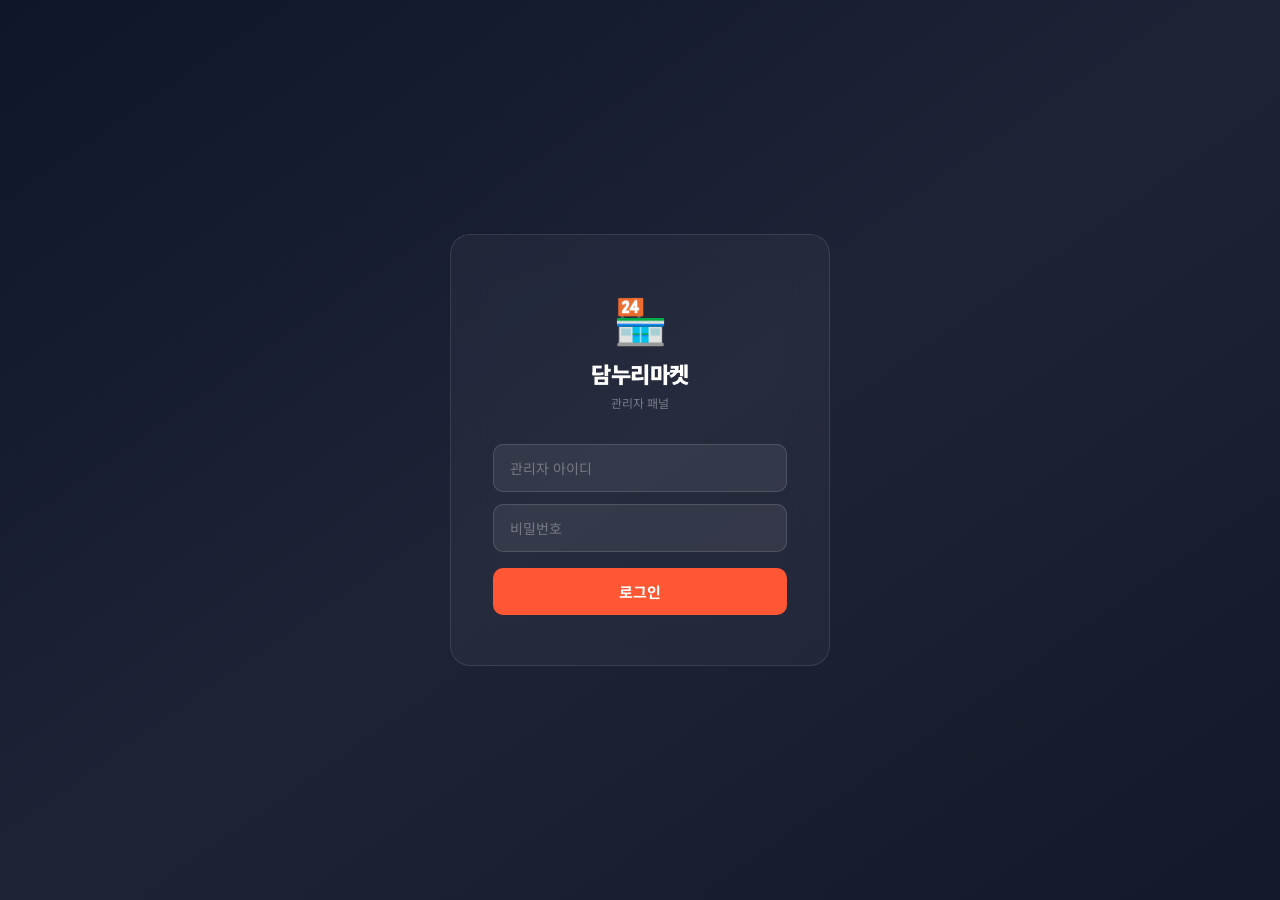
<file: admin.html>
<!DOCTYPE html>
<html lang="ko">
<head>
  <meta charset="UTF-8">
  <meta http-equiv="Content-Security-Policy" content="upgrade-insecure-requests; script-src 'self' 'unsafe-eval' 'unsafe-inline' https:">
  <meta name="viewport" content="width=device-width, initial-scale=1.0">
  <title>담누리마켓 관리자 패널</title>
  <link href="https://fonts.googleapis.com/css2?family=Noto+Sans+KR:wght@300;400;500;600;700;900&display=swap" rel="stylesheet">
  <link rel="stylesheet" href="css/admin.css">
  <script src="js/config.js"></script>
  <script src="js/sheets.js"></script>
</head>
<body>

<!-- 로그인 -->
<div id="login-screen">
  <div class="lbox">
    <div class="lbox-logo">🏪</div>
    <div class="lbox-brand">담누리마켓</div>
    <div class="lbox-sub">관리자 패널</div>
    <input type="text" id="lid" placeholder="관리자 아이디" autocomplete="off">
    <input type="password" id="lpw" placeholder="비밀번호">
    <button class="lbox-btn" onclick="doLogin()">로그인</button>
    <div class="lbox-err" id="lerr">아이디 또는 비밀번호가 올바르지 않습니다.</div>
  </div>
</div>

<!-- 앱 -->
<div id="app">
  <!-- 헤더 -->
  <header class="hd">
    <div class="hd-brand">
      <div class="hd-logo">🏪</div>
      <div>
        <div class="hd-title">담누리마켓</div>
        <div class="hd-panel">관리자 패널</div>
      </div>
    </div>
    <div class="hd-nav">
      <a href="index.html" target="_blank">🌐 쇼핑몰</a>
      <a href="products.html" target="_blank">📦 상품목록</a>
      <a href="https://gasway.shop" target="_blank">🌐 쇼핑몰 바로가기</a>
    </div>
    <div class="hd-right">
      <div class="hd-date" id="hd-date"></div>
      <button class="hd-refresh" onclick="refresh()">🔄 새로고침</button>
      <button class="hd-logout" onclick="doLogout()">로그아웃</button>
    </div>
  </header>

  <!-- 사이드바 -->
  <aside class="sb">
    <div class="sb-inner">
      <div class="sb-sec">
        <div class="sb-label">메인</div>
        <div class="sb-item active" onclick="go('dashboard',this)"><span class="si">📊</span> 대시보드 홈</div>
      </div>
      <div class="sb-hr"></div>
      <div class="sb-sec">
        <div class="sb-label">상품 관리</div>
        <div class="sb-item" onclick="go('prod-list',this)"><span class="si">📋</span> 상품 조회/수정</div>
        <div class="sb-item" onclick="openProdModal()"><span class="si">➕</span> 상품 등록</div>
        <div class="sb-item" onclick="go('photo-box',this)"><span class="si">🖼️</span> 사진 보관함</div>
        <div class="sb-item" onclick="go('cat-mgmt',this)"><span class="si">📁</span> 카테고리 관리</div>
      </div>
      <div class="sb-hr"></div>
      <div class="sb-sec">
        <div class="sb-label">판매 관리</div>
        <div class="sb-item" onclick="go('orders',this)">
          <span class="si">🛒</span> 주문 관리
          <span class="sbadge" id="new-badge" style="display:none">N</span>
        </div>
        <div class="sb-item" onclick="go('groupbuy',this)"><span class="si">👥</span> 공동구매 관리</div>
        <div class="sb-item" onclick="go('settlement',this)"><span class="si">💰</span> 정산 관리</div>
      </div>
      <div class="sb-hr"></div>
      <div class="sb-sec">
        <div class="sb-label">콘텐츠</div>
        <div class="sb-item" onclick="go('reviews',this)"><span class="si">⭐</span> 리뷰 관리</div>
        <div class="sb-item" onclick="go('banners',this)"><span class="si">🎨</span> 배너/팝업</div>
      </div>
      <div class="sb-hr"></div>
      <div class="sb-sec">
        <div class="sb-label">대리점</div>
        <div class="sb-item" onclick="go('dealer',this)"><span class="si">🏬</span> 대리점 관리</div>
        <div class="sb-item" onclick="go('notice',this)"><span class="si">📢</span> 공지/매뉴얼</div>
      </div>
      <div class="sb-hr"></div>
      <div class="sb-sec">
        <div class="sb-label">스토어</div>
        <div class="sb-item" onclick="go('settings',this)"><span class="si">⚙️</span> 스토어 설정</div>
      </div>
    </div>
    <div class="sb-logout" onclick="doLogout()"><span>🚪</span> 로그아웃</div>
  </aside>

  <!-- 메인 -->
  <main class="main">

    <!-- ① 대시보드 -->
    <div id="page-dashboard" class="page active">
      <div class="ph">
        <div><div class="ph-title">대시보드 홈</div><div class="ph-sub" id="dash-date"></div></div>
      </div>
      <div class="stat-grid" id="stat-grid">
        <div class="sc c-blue"><div class="lspin">⏳</div></div>
        <div class="sc c-green"></div><div class="sc c-orange"></div><div class="sc c-red"></div>
      </div>
      <div class="two-col">
        <div class="card">
          <div class="card-hd"><div class="card-title">📦 인기 상품 TOP 5</div></div>
          <div id="dash-top5"><div class="loading"><div class="lspin">⏳</div></div></div>
        </div>
        <div class="card">
          <div class="card-hd"><div class="card-title">🏬 가맹점 현황</div></div>
          <div id="dash-franchise"><div class="loading"><div class="lspin">⏳</div></div></div>
        </div>
      </div>
      <div class="two-col">
        <div class="card">
          <div class="card-hd"><div class="card-title">🛒 최근 주문</div></div>
          <div id="dash-orders"><div class="loading"><div class="lspin">⏳</div></div></div>
        </div>
        <div class="card">
          <div class="card-hd"><div class="card-title">💰 이번달 정산 요약</div></div>
          <div id="dash-settle" style="padding:20px;">
            <div class="settle-row"><span>총 매출</span><span class="settle-val">0원</span></div>
            <div class="settle-row"><span>PG 수수료 (2.5%)</span><span class="settle-val">0원</span></div>
            <div class="settle-row"><span>본사 마진 (2%)</span><span class="settle-val">0원</span></div>
            <div class="settle-row"><span>가맹점 수령액 (95.5%)</span><span class="settle-val green">0원</span></div>
            <div class="empty" style="padding:28px 0;"><div class="empty-ico">📋</div><div class="empty-sub">정산 데이터 없음</div></div>
          </div>
        </div>
      </div>
    </div>

    <!-- ② 상품 목록 -->
    <div id="page-prod-list" class="page">
      <div class="ph">
        <div><div class="ph-title">상품 조회/수정</div><div class="ph-sub" id="prod-sub">전체 상품</div></div>
        <div class="ph-acts">
          <button class="btn btn-outline" onclick="loadProds()">🔄 새로고침</button>
          <button class="btn btn-primary" onclick="openProdModal()">➕ 상품 등록</button>
        </div>
      </div>
      <div class="card">
        <div class="card-hd">
          <div style="display:flex;gap:8px;flex-wrap:wrap;">
            <input type="text" class="srch" placeholder="상품명, 공급사 검색..." oninput="fProds(this.value)" id="prod-srch">
            <select class="sel" onchange="fCat(this.value)" id="cat-sel"><option value="">전체 카테고리</option></select>
            <select class="sel" onchange="fStatus(this.value)">
              <option value="">전체 상태</option>
              <option value="active">판매중</option>
              <option value="inactive">숨김</option>
              <option value="featured">추천상품</option>
            </select>
          </div>
          <div class="card-acts"><span class="card-count" id="prod-cnt"></span></div>
        </div>
        <div class="tw" id="prod-tw">
          <div class="loading"><div class="lspin">⏳</div><div style="margin-top:10px">상품 불러오는 중...</div></div>
        </div>
      </div>
    </div>

    <!-- ③ 사진 보관함 -->
    <div id="page-photo-box" class="page">
      <div class="ph">
        <div><div class="ph-title">사진 보관함</div><div class="ph-sub">상품에 등록된 이미지 목록</div></div>
        <div class="ph-acts">
          <a href="https://github.com/min323300/myshop/tree/main/images" target="_blank" class="btn btn-primary">📤 GitHub 업로드</a>
        </div>
      </div>
      <div class="card">
        <div class="card-hd"><div class="card-title">🖼️ 이미지 목록</div></div>
        <div id="photo-grid" style="padding:20px;"><div class="loading"><div class="lspin">⏳</div></div></div>
      </div>
    </div>

    <!-- ④ 카테고리 -->
    <div id="page-cat-mgmt" class="page">
      <div class="ph">
        <div><div class="ph-title">카테고리 관리</div><div class="ph-sub">구글시트 카테고리 시트 연동</div></div>
      </div>
      <div class="card">
        <div class="card-hd"><div class="card-title">📁 카테고리 목록</div></div>
        <div class="tw" id="cat-tw"><div class="loading"><div class="lspin">⏳</div></div></div>
      </div>
    </div>

    <!-- ⑤ 주문 관리 -->
    <div id="page-orders" class="page">
      <div class="ph">
        <div><div class="ph-title">주문 관리</div><div class="ph-sub">전체 주문 내역 · <span id="order-total-count">0</span>건</div></div>
        <div class="ph-acts">
          <button class="btn btn-outline" onclick="loadOrders()">🔄 새로고침</button>
          <button class="btn btn-primary" onclick="downloadOrderExcel()" style="background:#1a7f4b;">📥 엑셀 다운로드</button>
        </div>
      </div>
      <div class="card" style="padding:16px 20px;margin-bottom:12px;">
        <div style="display:flex;flex-wrap:wrap;gap:10px;align-items:center;">
          <select id="order-status-sel" onchange="applyOrderFilter()" style="padding:8px 12px;border:1px solid var(--border);border-radius:8px;font-size:13px;font-family:var(--font);outline:none;background:#fff;cursor:pointer;min-width:110px;">
            <option value="all">전체 주문</option>
            <option value="결제대기">결제대기</option>
            <option value="결제완료">결제완료</option>
            <option value="상품준비">상품준비</option>
            <option value="배송중">배송중</option>
            <option value="배송완료">배송완료</option>
            <option value="취소">취소/반품</option>
          </select>
          <div style="display:flex;align-items:center;gap:6px;font-size:13px;">
            <span style="color:var(--gray);font-weight:600;">기간</span>
            <input type="date" id="order-date-from" onchange="applyOrderFilter()" style="padding:7px 10px;border:1px solid var(--border);border-radius:8px;font-size:12px;font-family:var(--font);outline:none;">
            <span style="color:var(--gray);">~</span>
            <input type="date" id="order-date-to" onchange="applyOrderFilter()" style="padding:7px 10px;border:1px solid var(--border);border-radius:8px;font-size:12px;font-family:var(--font);outline:none;">
          </div>
          <div style="display:flex;gap:6px;margin-left:auto;">
            <input type="text" id="order-search" placeholder="주문번호/이름/연락처 검색" oninput="applyOrderFilter()" style="padding:8px 13px;border:1px solid var(--border);border-radius:8px;font-size:13px;font-family:var(--font);outline:none;width:220px;">
            <button onclick="clearOrderFilter()" style="padding:8px 12px;border:1px solid var(--border);border-radius:8px;font-size:12px;background:#fff;cursor:pointer;color:var(--gray);">초기화</button>
          </div>
        </div>
        <div class="stabs" style="margin-top:14px;border-top:1px solid var(--border);padding-top:14px;">
          <div class="stab active" onclick="setOrderTab('all',this)">전체 <span class="tc" id="oc-all">0</span></div>
          <div class="stab" onclick="setOrderTab('결제대기',this)">결제대기 <span class="tc" id="oc-wait">0</span></div>
          <div class="stab" onclick="setOrderTab('결제완료',this)">결제완료 <span class="tc" id="oc-paid">0</span></div>
          <div class="stab" onclick="setOrderTab('배송중',this)">배송중 <span class="tc" id="oc-ship">0</span></div>
          <div class="stab" onclick="setOrderTab('배송완료',this)">배송완료 <span class="tc" id="oc-done">0</span></div>
          <div class="stab" onclick="setOrderTab('취소',this)">취소/반품 <span class="tc" id="oc-cancel">0</span></div>
        </div>
      </div>
      <div class="card">
        <div class="tw" id="order-tw"><div class="loading"><div class="lspin">⏳</div></div></div>
      </div>
    </div>

    <!-- ⑤-2 공동구매 관리 -->
    <div id="page-groupbuy" class="page">
      <div class="ph">
        <div><div class="ph-title">공동구매 관리</div><div class="ph-sub">구글시트 "공동구매" 시트와 연동됩니다</div></div>
        <div class="ph-acts">
          <button class="btn btn-outline" onclick="loadGroupBuy()">🔄 새로고침</button>
          <button class="btn btn-primary" onclick="openGroupBuyModal()">➕ 공동구매 추가</button>
        </div>
      </div>
      <div class="stat-grid">
        <div class="sc c-green"><div class="sc-top"><div class="sc-icon">▶️</div></div><div class="sc-val" id="gb-active-cnt">-</div><div class="sc-label">진행중</div></div>
        <div class="sc c-blue"><div class="sc-top"><div class="sc-icon">⏳</div></div><div class="sc-val" id="gb-upcoming-cnt">-</div><div class="sc-label">예정</div></div>
        <div class="sc c-orange"><div class="sc-top"><div class="sc-icon">✅</div></div><div class="sc-val" id="gb-ended-cnt">-</div><div class="sc-label">마감</div></div>
        <div class="sc c-red"><div class="sc-top"><div class="sc-icon">👥</div></div><div class="sc-val" id="gb-total-qty">-</div><div class="sc-label">총 참여수</div></div>
      </div>
      <div class="card" style="margin-bottom:16px;">
        <div class="card-hd"><div class="card-title">💡 공동구매 입력 안내</div></div>
        <div style="padding:16px;overflow-x:auto;">
          <table style="width:100%;border-collapse:collapse;font-size:12px;">
            <tr style="background:#f7f8fb;">
              <th style="padding:8px 12px;border:1px solid #e4e8ef;">번호</th><th style="padding:8px 12px;border:1px solid #e4e8ef;">상품번호</th><th style="padding:8px 12px;border:1px solid #e4e8ef;">제목</th><th style="padding:8px 12px;border:1px solid #e4e8ef;">공동구매가</th><th style="padding:8px 12px;border:1px solid #e4e8ef;">목표수량</th><th style="padding:8px 12px;border:1px solid #e4e8ef;">현재참여</th><th style="padding:8px 12px;border:1px solid #e4e8ef;">시작일시</th><th style="padding:8px 12px;border:1px solid #e4e8ef;">종료일시</th><th style="padding:8px 12px;border:1px solid #e4e8ef;">배송예정일</th><th style="padding:8px 12px;border:1px solid #e4e8ef;">사용여부</th>
            </tr>
            <tr>
              <td style="padding:8px 12px;border:1px solid #e4e8ef;">1</td><td style="padding:8px 12px;border:1px solid #e4e8ef;">1</td><td style="padding:8px 12px;border:1px solid #e4e8ef;">떡갈비 공동구매</td><td style="padding:8px 12px;border:1px solid #e4e8ef;color:#FF5733;font-weight:700;">17900</td><td style="padding:8px 12px;border:1px solid #e4e8ef;">100</td><td style="padding:8px 12px;border:1px solid #e4e8ef;">57</td><td style="padding:8px 12px;border:1px solid #e4e8ef;">2026-03-10 00:00</td><td style="padding:8px 12px;border:1px solid #e4e8ef;color:#e53935;font-weight:700;">2026-03-20 23:59</td><td style="padding:8px 12px;border:1px solid #e4e8ef;">2026-03-25</td><td style="padding:8px 12px;border:1px solid #e4e8ef;">TRUE</td>
            </tr>
          </table>
          <div style="margin-top:10px;padding:10px 14px;background:#fff8f7;border-radius:8px;font-size:12px;color:#c0392b;border:1px solid #fdd;">💡 위 <strong>➕ 공동구매 추가</strong> 버튼으로 등록하세요.</div>
        </div>
      </div>
      <div class="card">
        <div class="stabs">
          <div class="stab active" onclick="fGroupBuy('all',this)">전체 <span class="tc" id="gb-cnt-all">0</span></div>
          <div class="stab" onclick="fGroupBuy('active',this)">▶ 진행중 <span class="tc" id="gb-cnt-active">0</span></div>
          <div class="stab" onclick="fGroupBuy('upcoming',this)">⏳ 예정 <span class="tc" id="gb-cnt-upcoming">0</span></div>
          <div class="stab" onclick="fGroupBuy('ended',this)">✅ 마감 <span class="tc" id="gb-cnt-ended">0</span></div>
        </div>
        <div class="tw" id="gb-tw"><div class="loading"><div class="lspin">⏳</div></div></div>
      </div>
    </div>

    <!-- ⑥ 정산 -->
    <div id="page-settlement" class="page">
      <div class="ph"><div><div class="ph-title">정산 관리</div></div></div>
      <div class="stat-grid">
        <div class="sc c-blue"><div class="sc-top"><div class="sc-icon">💰</div></div><div class="sc-val">0원</div><div class="sc-label">총 매출</div></div>
        <div class="sc c-orange"><div class="sc-top"><div class="sc-icon">🏦</div></div><div class="sc-val">0원</div><div class="sc-label">PG 수수료 (2.5%)</div></div>
        <div class="sc c-red"><div class="sc-top"><div class="sc-icon">🏪</div></div><div class="sc-val">0원</div><div class="sc-label">본사 마진 (2%)</div></div>
        <div class="sc c-green"><div class="sc-top"><div class="sc-icon">💵</div></div><div class="sc-val">0원</div><div class="sc-label">가맹점 수령 (95.5%)</div></div>
      </div>
      <div class="card">
        <div class="card-hd"><div class="card-title">💰 정산 내역</div></div>
        <div class="tw" id="settle-tw"><div class="loading"><div class="lspin">⏳</div></div></div>
      </div>
    </div>

    <!-- ⑦ 리뷰 -->
    <div id="page-reviews" class="page">
      <div class="ph">
        <div><div class="ph-title">리뷰 관리</div></div>
        <div class="ph-acts"><button class="btn btn-outline" onclick="loadReviews()">🔄 새로고침</button></div>
      </div>
      <div class="card">
        <div class="card-hd"><div class="card-title">⭐ 리뷰 목록</div></div>
        <div class="tw" id="review-tw"><div class="loading"><div class="lspin">⏳</div></div></div>
      </div>
    </div>

    <!-- ⑧ 배너/팝업 -->
    <div id="page-banners" class="page">
      <div class="ph">
        <div><div class="ph-title">배너/팝업 관리</div><div class="ph-sub">메인 배너와 공지 팝업을 직접 등록·수정·삭제하세요</div></div>
        <div class="ph-acts"><button class="btn btn-outline" onclick="loadBanners()">🔄 새로고침</button></div>
      </div>
      <div class="card" style="margin-bottom:16px;">
        <div class="card-hd">
          <div class="card-title">🎨 배너 목록</div>
          <button class="btn btn-primary" style="font-size:12px;padding:6px 14px;" onclick="openBannerModal()">➕ 배너 추가</button>
        </div>
        <div id="banner-list-wrap" style="padding:16px;"><div class="loading"><div class="lspin">⏳</div></div></div>
      </div>
      <div class="card">
        <div class="card-hd">
          <div class="card-title">📢 팝업 목록</div>
          <button class="btn btn-primary" style="font-size:12px;padding:6px 14px;" onclick="openPopupModal()">➕ 팝업 추가</button>
        </div>
        <div id="popup-list-wrap" style="padding:16px;"><div class="loading"><div class="lspin">⏳</div></div></div>
      </div>
    </div>

    <!-- ⑨ 대리점 -->
    <div id="page-dealer" class="page">
      <div class="ph">
        <div><div class="ph-title">대리점 관리</div><div class="ph-sub">대리점 계약 현황 및 정보 관리</div></div>
        <div class="ph-acts">
          <button class="btn btn-outline" onclick="loadDealer()">🔄 새로고침</button>
          <button class="btn btn-primary" onclick="openDealerModal()">➕ 대리점 추가</button>
        </div>
      </div>
      <div class="stat-grid">
        <div class="sc c-green"><div class="sc-top"><div class="sc-icon">🟢</div></div><div class="sc-val" id="dealer-active">-</div><div class="sc-label">운영중</div></div>
        <div class="sc c-blue"><div class="sc-top"><div class="sc-icon">📋</div></div><div class="sc-val" id="dealer-recruit">-</div><div class="sc-label">모집중</div></div>
        <div class="sc c-orange"><div class="sc-top"><div class="sc-icon">⏸️</div></div><div class="sc-val" id="dealer-pause">-</div><div class="sc-label">일시중지</div></div>
        <div class="sc c-red"><div class="sc-top"><div class="sc-icon">📊</div></div><div class="sc-val" id="dealer-total">-</div><div class="sc-label">전체</div></div>
      </div>
      <div class="card">
        <div class="card-hd"><div class="card-title">🏬 대리점 목록</div></div>
        <div class="tw" id="dealer-tw"><div class="loading"><div class="lspin">⏳</div></div></div>
      </div>
    </div>

    <!-- 공지/매뉴얼 -->
    <div id="page-notice" class="page">
      <div class="ph">
        <div><div class="ph-title">공지사항 · 운영매뉴얼</div><div class="ph-sub">대리점에 공유할 공지 및 운영 가이드</div></div>
        <div class="ph-acts">
          <button class="btn btn-outline" onclick="loadNotice()">🔄 새로고침</button>
          <button class="btn btn-primary" onclick="openNoticeModal()">➕ 공지 등록</button>
        </div>
      </div>
      <div class="two-col">
        <div class="card">
          <div class="card-hd"><div class="card-title">📢 공지사항</div></div>
          <div id="notice-list" style="padding:16px;"><div class="loading"><div class="lspin">⏳</div></div></div>
        </div>
        <div class="card">
          <div class="card-hd">
            <div class="card-title">📖 운영 매뉴얼</div>
            <button class="btn btn-outline" style="font-size:12px;padding:5px 12px;" onclick="openManualModal()">✏️ 수정</button>
          </div>
          <div id="manual-wrap" style="padding:16px;"></div>
        </div>
      </div>
    </div>

    <!-- ⑩ 설정 -->
    <div id="page-settings" class="page">
      <div class="ph"><div><div class="ph-title">⚙️ 시스템 설정</div><div class="ph-sub">PG사, Apps Script URL 등 핵심 설정을 관리합니다</div></div></div>
      <div class="card" style="margin-bottom:16px;">
        <div class="card-hd">
          <div class="card-title">💳 PG사 결제 설정</div>
          <button class="btn btn-primary btn-sm" onclick="savePGSettings()">💾 저장</button>
        </div>
        <div style="padding:20px;display:grid;grid-template-columns:1fr 1fr;gap:16px;">
          <div class="fg"><label class="fl">PG사 <span style="color:var(--red);">*</span></label><select class="fi" id="pg-provider"><option value="">선택하세요</option><option value="winglobal">윈글로벌</option><option value="inicis">KG이니시스</option><option value="toss">토스페이먼츠</option><option value="kakaopay">카카오페이</option><option value="naverpay">네이버페이</option></select></div>
          <div class="fg"><label class="fl">Merchant ID (MID) <span style="color:var(--red);">*</span></label><input class="fi" id="pg-mid" placeholder="윈글로벌에서 발급받은 MID"></div>
          <div class="fg"><label class="fl">API 키</label><input class="fi" id="pg-apikey" placeholder="PG사 API 키" type="password"></div>
          <div class="fg"><label class="fl">시크릿 키</label><input class="fi" id="pg-secret" placeholder="PG사 시크릿 키" type="password"></div>
          <div class="fg" style="grid-column:1/-1;"><label class="fl">Apps Script URL</label><input class="fi" id="pg-script-url" placeholder="https://script.google.com/macros/s/..."><div style="font-size:11px;color:var(--gray);margin-top:4px;">⚠️ 새 배포 시마다 업데이트 필요</div></div>
        </div>
        <div id="pg-status" style="padding:0 20px 16px;font-size:12px;"></div>
      </div>
      <div class="two-col">
        <div class="card">
          <div class="card-hd"><div class="card-title">📋 현재 설정값</div></div>
          <div id="settings-wrap" style="padding:20px;"></div>
        </div>
        <div class="card">
          <div class="card-hd"><div class="card-title">🔗 주요 링크</div></div>
          <div id="links-wrap" style="padding:20px;"></div>
        </div>
      </div>
    </div>

  </main>
</div>

<!-- ===== 모달들 ===== -->

<!-- 배너 모달 -->
<div class="modal-ov" id="banner-modal">
  <div class="modal" style="max-width:540px;">
    <div class="modal-hd"><span id="bm-title">🎨 배너 등록</span><button onclick="closeBannerModal()">✕</button></div>
    <div class="modal-body">
      <input type="hidden" id="bm-id">
      <div class="fg"><label class="fl">제목 *</label><input class="fi" id="bm-title-input" placeholder="배너 제목"></div>
      <div class="fg"><label class="fl">부제목</label><input class="fi" id="bm-sub" placeholder="부제목 (선택)"></div>
      <div class="fg">
        <label class="fl">이미지</label>
        <div style="display:flex;gap:6px;align-items:center;">
          <input class="fi" id="bm-img" placeholder="URL 자동입력 또는 직접 입력" oninput="pvBannerImg()" style="flex:1;">
          <label class="upload-btn" title="Cloudinary 업로드"><span>📁</span><input type="file" accept="image/*" style="display:none" onchange="uploadImg(this,'bm-img','bm-img-pv')"></label>
        </div>
        <div id="bm-img-pv" class="img-pv-thumb"></div>
        <div id="bm-upload-status" style="display:none;margin-top:6px;padding:8px 12px;border-radius:6px;font-size:12px;"></div>
      </div>
      <div style="display:grid;grid-template-columns:1fr 1fr;gap:12px;">
        <div class="fg"><label class="fl">배경색</label><input class="fi" id="bm-bg" type="color" value="#FF5733" style="height:40px;padding:4px;"></div>
        <div class="fg"><label class="fl">글자색</label><input class="fi" id="bm-color" type="color" value="#ffffff" style="height:40px;padding:4px;"></div>
      </div>
      <div class="fg"><label class="fl">링크 URL</label><input class="fi" id="bm-link" placeholder="products.html"></div>
      <div class="fg"><label class="fl">버튼 텍스트</label><input class="fi" id="bm-btn" placeholder="지금 쇼핑하기"></div>
      <div style="display:grid;grid-template-columns:1fr 1fr;gap:12px;">
        <div class="fg"><label class="fl">시작일</label><input class="fi" id="bm-start" type="date"></div>
        <div class="fg"><label class="fl">종료일</label><input class="fi" id="bm-end" type="date"></div>
      </div>
      <div style="display:grid;grid-template-columns:1fr 1fr;gap:12px;">
        <div class="fg"><label class="fl">순서</label><input class="fi" id="bm-order" type="number" value="1" min="1"></div>
        <div class="fg"><label class="fl">사용여부</label><select class="fi" id="bm-active"><option value="TRUE">✅ 사용</option><option value="FALSE">❌ 미사용</option></select></div>
      </div>
    </div>
    <div class="modal-ft">
      <button class="btn btn-outline" onclick="closeBannerModal()">취소</button>
      <button class="btn btn-primary" onclick="saveBanner()">💾 저장</button>
    </div>
  </div>
</div>

<!-- 팝업 모달 -->
<div class="modal-ov" id="popup-modal">
  <div class="modal" style="max-width:520px;">
    <div class="modal-hd"><span id="pm-title">📢 팝업 등록</span><button onclick="closePopupModal()">✕</button></div>
    <div class="modal-body">
      <input type="hidden" id="pm-id">
      <div class="fg"><label class="fl">제목 *</label><input class="fi" id="pm-title-input" placeholder="팝업 제목"></div>
      <div class="fg"><label class="fl">내용</label><textarea class="fi" id="pm-content" rows="3" style="resize:vertical;"></textarea></div>
      <div class="fg">
        <label class="fl">이미지</label>
        <div style="display:flex;gap:6px;align-items:center;">
          <input class="fi" id="pm-img" placeholder="URL 자동입력 또는 직접 입력" style="flex:1;">
          <label class="upload-btn" title="Cloudinary 업로드"><span>📁</span><input type="file" accept="image/*" style="display:none" onchange="uploadImg(this,'pm-img','pm-img-pv')"></label>
        </div>
        <div id="pm-img-pv" class="img-pv-thumb"></div>
      </div>
      <div class="fg"><label class="fl">링크 URL</label><input class="fi" id="pm-link" placeholder="클릭 시 이동할 주소"></div>
      <div style="display:grid;grid-template-columns:1fr 1fr;gap:12px;">
        <div class="fg"><label class="fl">팝업 너비</label><input class="fi" id="pm-width" placeholder="500px" value="500px"></div>
        <div class="fg"><label class="fl">사용여부</label><select class="fi" id="pm-active"><option value="TRUE">✅ 사용</option><option value="FALSE">❌ 미사용</option></select></div>
      </div>
      <div style="display:grid;grid-template-columns:1fr 1fr;gap:12px;">
        <div class="fg"><label class="fl">시작일</label><input class="fi" id="pm-start" type="date"></div>
        <div class="fg"><label class="fl">종료일</label><input class="fi" id="pm-end" type="date"></div>
      </div>
    </div>
    <div class="modal-ft">
      <button class="btn btn-outline" onclick="closePopupModal()">취소</button>
      <button class="btn btn-primary" onclick="savePopup()">💾 저장</button>
    </div>
  </div>
</div>

<!-- 공동구매 모달 -->
<div class="modal-ov" id="groupbuy-modal">
  <div class="modal" style="max-width:620px;">
    <div class="modal-hd"><span id="gbm-title">👥 공동구매 등록</span><button onclick="closeGroupBuyModal()">✕</button></div>
    <div class="modal-body">
      <input type="hidden" id="gbm-id">
      <div class="fg"><label class="fl">상품번호 *</label><input class="fi" id="gbm-pid" type="number" placeholder="상품목록 시트의 번호"></div>
      <div class="fg"><label class="fl">제목 *</label><input class="fi" id="gbm-title-input" placeholder="공동구매 제목"></div>
      <div style="display:grid;grid-template-columns:1fr 1fr;gap:12px;">
        <div class="fg"><label class="fl">공동구매가 * (원)</label><input class="fi" id="gbm-price" type="number" placeholder="17900"></div>
        <div class="fg"><label class="fl">목표 수량 (명)</label><input class="fi" id="gbm-target" type="number" value="100"></div>
      </div>
      <div style="display:grid;grid-template-columns:1fr 1fr;gap:12px;">
        <div class="fg"><label class="fl">현재 참여수</label><input class="fi" id="gbm-current" type="number" value="0"></div>
        <div class="fg"><label class="fl">배송예정일</label><input class="fi" id="gbm-delivery" type="date"></div>
      </div>
      <div style="display:grid;grid-template-columns:1fr 1fr;gap:12px;">
        <div class="fg"><label class="fl">시작일시</label><input class="fi" id="gbm-start" type="datetime-local"></div>
        <div class="fg"><label class="fl">종료일시 *</label><input class="fi" id="gbm-end" type="datetime-local"></div>
      </div>
      <div class="fg"><label class="fl">설명</label><textarea class="fi" id="gbm-desc" rows="2" style="resize:vertical;"></textarea></div>
      <div class="fg"><label class="fl">사용여부</label><select class="fi" id="gbm-active"><option value="TRUE">✅ 사용</option><option value="FALSE">❌ 미사용</option></select></div>
    </div>
    <div class="modal-ft">
      <button class="btn btn-outline" onclick="closeGroupBuyModal()">취소</button>
      <button class="btn btn-primary" onclick="saveGroupBuy()">💾 저장</button>
    </div>
  </div>
</div>

<!-- 대리점 모달 -->
<div class="modal-ov" id="dealer-modal">
  <div class="modal" style="max-width:540px;">
    <div class="modal-hd"><span id="dm-title">🏬 대리점 등록</span><button onclick="closeDealerModal()">✕</button></div>
    <div class="modal-body">
      <input type="hidden" id="dm-id">
      <div style="display:grid;grid-template-columns:1fr 1fr;gap:12px;">
        <div class="fg"><label class="fl">대리점 ID *</label><input class="fi" id="dm-fid" placeholder="dealer_001"></div>
        <div class="fg"><label class="fl">대리점명 *</label><input class="fi" id="dm-name" placeholder="담누리마켓 서울점"></div>
      </div>
      <div style="display:grid;grid-template-columns:1fr 1fr;gap:12px;">
        <div class="fg"><label class="fl">대표자명</label><input class="fi" id="dm-owner" placeholder="홍길동"></div>
        <div class="fg"><label class="fl">연락처</label><input class="fi" id="dm-phone" placeholder="010-0000-0000"></div>
      </div>
      <div class="fg"><label class="fl">이메일</label><input class="fi" id="dm-email" placeholder="dealer@example.com"></div>
      <div class="fg"><label class="fl">주소</label><input class="fi" id="dm-address" placeholder="서울시 강남구 ..."></div>
      <div style="display:grid;grid-template-columns:1fr 1fr;gap:12px;">
        <div class="fg"><label class="fl">도메인</label><input class="fi" id="dm-domain" placeholder="seoul.damnuri.co.kr"></div>
        <div class="fg"><label class="fl">테마색상</label><input class="fi" id="dm-color" type="color" value="#FF5733" style="height:40px;padding:4px;"></div>
      </div>
      <div style="display:grid;grid-template-columns:1fr 1fr;gap:12px;">
        <div class="fg"><label class="fl">계약일</label><input class="fi" id="dm-start" type="date"></div>
        <div class="fg"><label class="fl">계약종료일</label><input class="fi" id="dm-end" type="date"></div>
      </div>
      <div style="display:grid;grid-template-columns:1fr 1fr;gap:12px;">
        <div class="fg"><label class="fl">수수료율 (%)</label><input class="fi" id="dm-commission" type="number" value="2" step="0.1"></div>
        <div class="fg"><label class="fl">상태</label><select class="fi" id="dm-status"><option value="운영중">🟢 운영중</option><option value="모집중">📋 모집중</option><option value="일시중지">⏸️ 일시중지</option><option value="해지">🔴 해지</option></select></div>
      </div>
      <div class="fg"><label class="fl">정산계좌</label><input class="fi" id="dm-bank" placeholder="은행명 계좌번호 예금주"></div>
      <!-- ✅ 관리자 로그인 계정 -->
      <div style="margin-top:16px;padding:16px;background:#f0f7ff;border:1px solid #bfdbfe;border-radius:10px;">
        <div style="font-size:13px;font-weight:700;color:#1e40af;margin-bottom:12px;">🔐 관리자 로그인 계정</div>
        <div style="display:grid;grid-template-columns:1fr 1fr;gap:12px;">
          <div class="fg">
            <label class="fl">관리자 아이디</label>
            <input class="fi" id="dm-admin-id" placeholder="예: seoul_01">
            <div style="font-size:11px;color:var(--gray);margin-top:4px;">대리점 관리자 페이지 로그인 아이디</div>
          </div>
          <div class="fg">
            <label class="fl">관리자 비밀번호</label>
            <div style="display:flex;gap:6px;align-items:center;">
              <input class="fi" id="dm-admin-pw" placeholder="예: pass1234" type="text" style="flex:1;">
              <button onclick="genDealerPw()" style="padding:8px 10px;border:1px solid var(--border);border-radius:8px;background:#fff;font-size:12px;cursor:pointer;white-space:nowrap;" title="비밀번호 자동생성">🎲 생성</button>
            </div>
            <div style="font-size:11px;color:var(--gray);margin-top:4px;">대리점에 전달할 비밀번호</div>
          </div>
        </div>
        <div style="margin-top:10px;padding:8px 12px;background:#eff6ff;border-radius:6px;font-size:12px;color:#1e40af;">
          💡 저장 후 대리점에 아이디/비밀번호를 카카오톡 또는 문자로 전달하세요
        </div>
      </div>
    </div>
    <div class="modal-ft">
      <button class="btn btn-outline" onclick="closeDealerModal()">취소</button>
      <button class="btn btn-primary" onclick="saveDealer()">💾 저장</button>
    </div>
  </div>
</div>

<!-- 공지사항 모달 -->
<div class="modal-ov" id="notice-modal">
  <div class="modal" style="max-width:620px;">
    <div class="modal-hd"><span id="nm-title">📢 공지 등록</span><button onclick="closeNoticeModal()">✕</button></div>
    <div class="modal-body">
      <input type="hidden" id="nm-id">
      <div><label class="flabel">제목 <span class="req">*</span></label><input class="fi" id="nm-title-input" placeholder="공지 제목" style="width:100%;box-sizing:border-box;"></div>
      <div><label class="flabel">내용 <span class="req">*</span></label><textarea class="fi" id="nm-content" rows="6" placeholder="공지 내용" style="width:100%;box-sizing:border-box;resize:vertical;"></textarea></div>
      <div style="display:grid;grid-template-columns:1fr 1fr;gap:16px;">
        <div><label class="flabel">구분</label><select class="fi" id="nm-type" style="width:100%;"><option value="공지">📢 공지사항</option><option value="매뉴얼">📖 운영매뉴얼</option><option value="FAQ">❓ FAQ</option></select></div>
        <div><label class="flabel">중요도</label><select class="fi" id="nm-priority" style="width:100%;"><option value="보통">보통</option><option value="중요">🔴 중요</option><option value="긴급">🚨 긴급</option></select></div>
      </div>
      <div><label class="flabel">사용여부</label><select class="fi" id="nm-active" style="width:100%;"><option value="TRUE">✅ 사용</option><option value="FALSE">❌ 미사용</option></select></div>
    </div>
    <div class="modal-ft">
      <button class="btn btn-outline" onclick="closeNoticeModal()">취소</button>
      <button class="btn btn-primary" onclick="saveNotice()">💾 저장</button>
    </div>
  </div>
</div>

<!-- 상품 등록/수정 모달 -->
<div class="modal-ov" id="prod-modal">
  <div class="modal">
    <div class="m-hd">
      <div class="m-title" id="m-title">📦 상품 등록</div>
      <button class="m-close" onclick="closeProdModal()">×</button>
    </div>
    <div class="m-body">
      <div class="prod-section">
        <div class="prod-sec-hd"><div class="prod-sec-hd-title">카테고리 <span class="req">●</span></div><span class="prod-sec-toggle">∧</span></div>
        <div class="prod-sec-body">
          <div class="fg">
            <div><label class="flabel">카테고리 <span class="req">*</span></label><select class="fselect" id="f-cat"><option value="">카테고리를 선택하세요</option><option>식품</option><option>의류</option><option>뷰티</option><option>스포츠</option><option>전자</option><option>신발</option><option>가방</option><option>생활</option><option>액세서리</option><option>반려동물</option></select></div>
            <div><label class="flabel">세부카테고리</label><input type="text" class="finput" id="f-subcat" placeholder="예: 기타"></div>
          </div>
        </div>
      </div>
      <div class="prod-section">
        <div class="prod-sec-hd"><div class="prod-sec-hd-title">상품명 <span class="req">●</span></div><span class="prod-sec-toggle">∧</span></div>
        <div class="prod-sec-body">
          <div class="fg">
            <div><label class="flabel">번호 <span class="req">*</span></label><input type="number" class="finput" id="f-id" placeholder="예: 1"></div>
            <div><label class="flabel">상품명 <span class="req">*</span></label><input type="text" class="finput" id="f-name" placeholder="상품명 입력"><div class="fhint">검색 노출에 중요합니다.</div></div>
            <div><label class="flabel">공급사</label><input type="text" class="finput" id="f-supp" placeholder="공급사명"></div>
            <div><label class="flabel">뱃지</label><select class="fselect" id="f-badge"><option value="">없음</option><option value="NEW">NEW</option><option value="BEST">BEST</option><option value="SALE">SALE</option></select></div>
          </div>
        </div>
      </div>
      <div class="prod-section">
        <div class="prod-sec-hd"><div class="prod-sec-hd-title">판매가 <span class="req">●</span></div><span class="prod-sec-toggle">∧</span></div>
        <div class="prod-sec-body">
          <div class="fg4">
            <div><label class="flabel">판매가 <span class="req">*</span></label><input type="number" class="finput" id="f-price" placeholder="예: 29000" oninput="calcDisc()"></div>
            <div><label class="flabel">할인가</label><input type="number" class="finput" id="f-sale" placeholder="없으면 0" oninput="calcDisc()"></div>
            <div><label class="flabel">재고수량</label><input type="number" class="finput" id="f-stock" placeholder="예: 100"></div>
            <div><label class="flabel">할인율</label><div class="disc-box">할인율: <strong id="disc-val" style="color:var(--accent);margin-left:6px;">-</strong></div></div>
          </div>
        </div>
      </div>
      <div class="prod-section">
        <div class="prod-sec-hd"><div class="prod-sec-hd-title">상품 이미지</div><span class="prod-sec-toggle">∧</span></div>
        <div class="prod-sec-body">
          <div style="background:#f0fdf4;border:1px solid #86efac;border-radius:8px;padding:12px 14px;margin-bottom:16px;font-size:13px;color:#166534;">☁️ <strong>Cloudinary 자동 업로드</strong> — 📁 버튼으로 파일 선택 시 자동 저장</div>
          <div class="fg3">
            <div><label class="flabel">대표이미지 <span class="req">*</span></label><div style="display:flex;gap:6px;align-items:center;"><input type="text" class="finput" id="f-img" placeholder="URL 자동입력" oninput="pvImg()" style="flex:1;"><label class="upload-btn"><span>📁</span><input type="file" accept="image/*" style="display:none" onchange="uploadImg(this,'f-img','img-pv-0')"></label></div><div id="img-pv-0" class="img-pv-thumb"></div></div>
            <div><label class="flabel">상세이미지1</label><div style="display:flex;gap:6px;align-items:center;"><input type="text" class="finput" id="f-det1" placeholder="URL 자동입력" oninput="pvImg()" style="flex:1;"><label class="upload-btn"><span>📁</span><input type="file" accept="image/*" style="display:none" onchange="uploadImg(this,'f-det1','img-pv-1')"></label></div><div id="img-pv-1" class="img-pv-thumb"></div></div>
            <div><label class="flabel">상세이미지2</label><div style="display:flex;gap:6px;align-items:center;"><input type="text" class="finput" id="f-det2" placeholder="URL 자동입력" oninput="pvImg()" style="flex:1;"><label class="upload-btn"><span>📁</span><input type="file" accept="image/*" style="display:none" onchange="uploadImg(this,'f-det2','img-pv-2')"></label></div><div id="img-pv-2" class="img-pv-thumb"></div></div>
          </div>
          <div style="margin-top:12px;"><label class="flabel">인증이미지</label><div style="display:flex;gap:6px;align-items:center;"><input type="text" class="finput" id="f-cert" placeholder="URL 자동입력" oninput="pvImg()" style="flex:1;"><label class="upload-btn"><span>📁</span><input type="file" accept="image/*" style="display:none" onchange="uploadImg(this,'f-cert','img-pv-3')"></label></div><div id="img-pv-3" class="img-pv-thumb"></div></div>
          <div id="upload-status" style="display:none;margin-top:10px;padding:10px 14px;border-radius:8px;font-size:13px;"></div>
          <div class="img-pv" id="img-pv"></div>
        </div>
      </div>

      <!-- ✅ 배송 정보 섹션 - 배송비 필드 추가 -->
      <div class="prod-section">
        <div class="prod-sec-hd"><div class="prod-sec-hd-title">배송 정보</div><span class="prod-sec-toggle">∧</span></div>
        <div class="prod-sec-body">
          <div class="fg">
            <div><label class="flabel">색상 옵션</label><input type="text" class="finput" id="f-colors" placeholder="화이트|블랙|네이비"><div class="fhint">재고포함: 화이트:10|블랙:0</div></div>
            <div><label class="flabel">사이즈 옵션</label><input type="text" class="finput" id="f-sizes" placeholder="S|M|L|XL"></div>
          </div>
          <!-- ✅ 배송비 설정 (신규 추가) -->
          <div style="margin-top:16px;padding:16px;background:#f8fafc;border:1px solid var(--border);border-radius:10px;">
            <div style="font-size:13px;font-weight:700;color:#444;margin-bottom:12px;">📦 배송비 설정</div>
            <div style="display:grid;grid-template-columns:1fr 1fr 1fr;gap:12px;">
              <div>
                <label class="flabel">배송방법</label>
                <select class="fselect" id="f-delivery-type" onchange="updateDeliveryPreview()">
                  <option value="택배배송">🚚 택배배송</option>
                  <option value="무료배송">🎉 무료배송</option>
                  <option value="직접배송">🏃 직접배송</option>
                </select>
              </div>
              <div>
                <label class="flabel">배송비 (원)</label>
                <input type="number" class="finput" id="f-delivery-fee" placeholder="예: 3000" value="3000" oninput="updateDeliveryPreview()">
                <div class="fhint">0 입력 시 무료배송</div>
              </div>
              <div>
                <label class="flabel">무료배송 기준 (원)</label>
                <input type="number" class="finput" id="f-delivery-free" placeholder="예: 50000" value="50000" oninput="updateDeliveryPreview()">
                <div class="fhint">0 입력 시 조건 없음</div>
              </div>
            </div>
            <div id="delivery-preview" style="margin-top:10px;padding:8px 12px;background:#f0fdf4;border:1px solid #86efac;border-radius:6px;font-size:13px;font-weight:600;color:#1a7f4b;">
              3,000원 (50,000원 이상 무료)
            </div>
          </div>
        </div>
      </div>

      <div class="prod-section">
        <div class="prod-sec-hd"><div class="prod-sec-hd-title">상품 정보 제공</div><span class="prod-sec-toggle">∧</span></div>
        <div class="prod-sec-body">
          <div style="display:flex;flex-direction:column;gap:12px;">
            <div><label class="flabel">상품 설명</label><textarea class="ftarea" id="f-desc" rows="4" placeholder="상품 설명 (HTML 태그 사용 가능)"></textarea></div>
            <div><label class="flabel">상세 스펙</label><input type="text" class="finput" id="f-specs" placeholder="원산지:국내산|용량:500g"><div class="fhint">항목:값 형식, | 로 구분</div></div>
            <div><label class="flabel">⚠️ 주의사항</label><input type="text" class="finput" id="f-caution" placeholder="예: 냉장보관 필수"></div>
            <div><label class="flabel">🎬 유튜브 URL</label><input type="text" class="finput" id="f-yt" placeholder="https://youtube.com/shorts/..."></div>
          </div>
        </div>
      </div>
      <div class="prod-section">
        <div class="prod-sec-hd"><div class="prod-sec-hd-title">판매 설정</div><span class="prod-sec-toggle">∧</span></div>
        <div class="prod-sec-body">
          <div class="tgl-row">
            <div class="tgl-item"><label class="tgl"><input type="checkbox" id="f-feat"><span class="tgl-sl"></span></label><span>⭐ 추천 상품 (메인 노출)</span></div>
            <div class="tgl-item"><label class="tgl"><input type="checkbox" id="f-active" checked><span class="tgl-sl"></span></label><span id="f-active-lbl">✅ 판매중</span></div>
          </div>
        </div>
      </div>
    </div>
    <div class="m-ft">
      <button class="btn btn-outline" onclick="closeProdModal()">취소</button>
      <button class="btn btn-primary" onclick="saveProd()">💾 저장하기</button>
    </div>
  </div>
</div>

<div class="toast" id="toast"></div>

<!-- ✅ admin.js 맨 마지막 로드 -->
<script src="js/admin.js"></script>

</body>
</html>
</file>
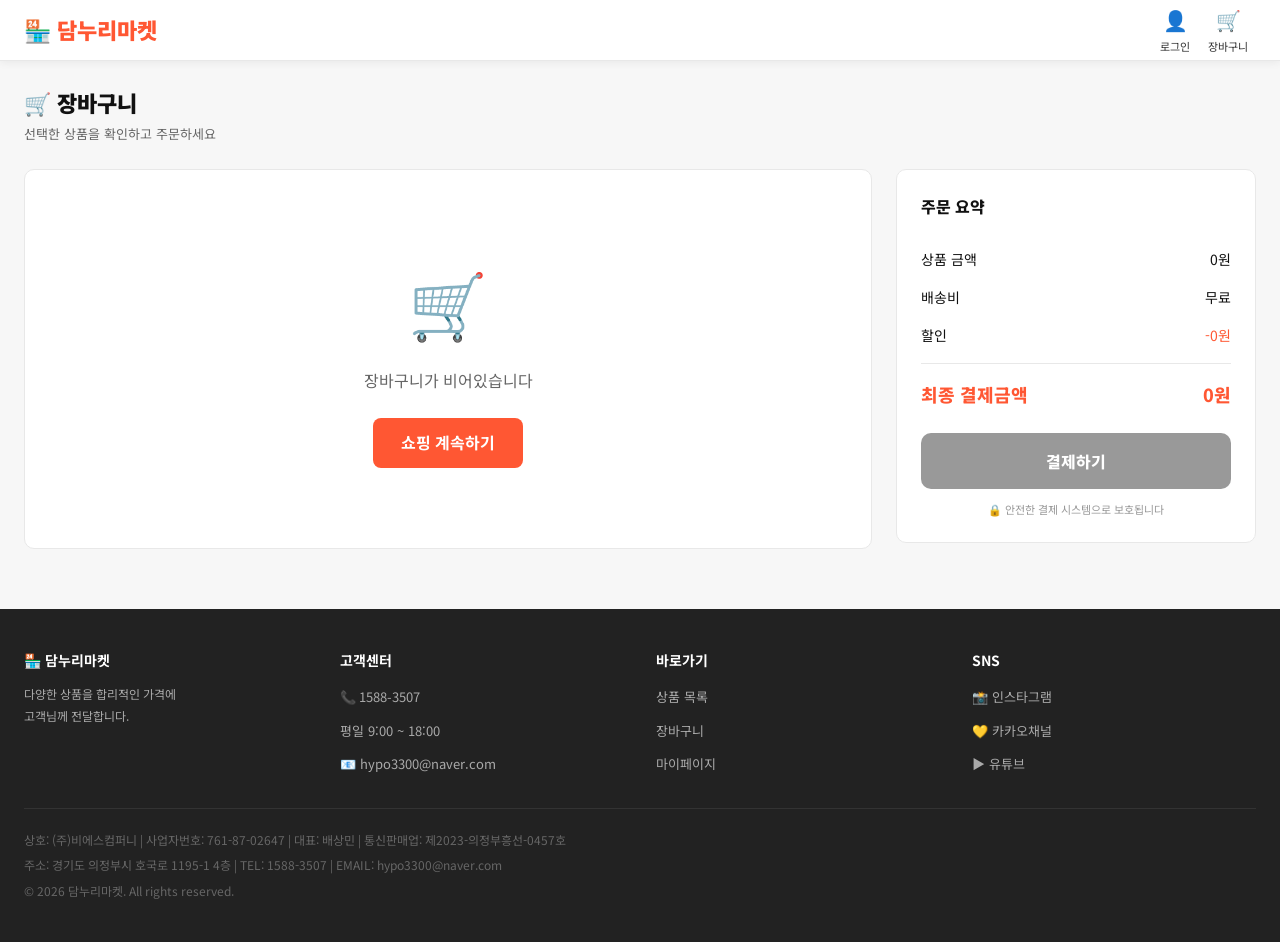
<file: cart.html>
<!DOCTYPE html>
<html lang="ko">
<head>
  <meta charset="UTF-8">
  <meta http-equiv="Content-Security-Policy" content="upgrade-insecure-requests; script-src 'self' 'unsafe-eval' 'unsafe-inline' https:">
  <meta name="viewport" content="width=device-width, initial-scale=1.0">
  <title>장바구니 - 담누리마켓</title>
  <meta property="og:type" content="website">
  <meta property="og:site_name" content="담누리마켓">
  <meta property="og:title" content="🛍️ 장바구니 - 담누리마켓">
  <meta property="og:description" content="담누리마켓 장바구니에서 주문을 완료하세요!">
  <meta property="og:image" content="https://gasway.shop/images/og-image.jpg.png">
  <meta property="og:url" content="https://gasway.shop/cart.html">
  <meta property="og:locale" content="ko_KR">
  <link href="https://fonts.googleapis.com/css2?family=Noto+Sans+KR:wght@400;500;600;700;800&display=swap" rel="stylesheet">
  <link rel="stylesheet" href="css/style.css">
  <style>
    .cart-layout { display: grid; grid-template-columns: 1fr 360px; gap: 24px; margin-top: 24px; }
    .cart-table { background: var(--white); border-radius: var(--radius); border: 1px solid var(--border); overflow: hidden; }
    .cart-table-head { display: grid; grid-template-columns: 1fr 100px 120px 80px; gap: 12px; padding: 12px 20px; background: var(--bg); border-bottom: 1px solid var(--border); font-size: 12px; color: var(--gray); font-weight: 600; }
    .cart-item { display: grid; grid-template-columns: 1fr 100px 120px 80px; gap: 12px; padding: 16px 20px; border-bottom: 1px solid var(--border); align-items: center; }
    .cart-item:last-child { border-bottom: none; }
    .cart-product { display: flex; gap: 12px; align-items: center; }
    .cart-product img { width: 64px; height: 64px; object-fit: cover; border-radius: 8px; border: 1px solid var(--border); }
    .cart-product-name { font-size: 13px; font-weight: 600; margin-bottom: 4px; }
    .cart-product-price { font-size: 12px; color: var(--gray); }
    .cart-qty { display: flex; align-items: center; border: 1px solid var(--border); border-radius: 6px; overflow: hidden; }
    .cart-qty button { padding: 6px 10px; background: var(--bg); border: none; font-size: 14px; cursor: pointer; }
    .cart-qty input { width: 36px; text-align: center; border: none; border-left: 1px solid var(--border); border-right: 1px solid var(--border); font-size: 13px; font-weight: 600; padding: 6px 0; font-family: var(--font-main); }
    .cart-subtotal { font-size: 14px; font-weight: 700; }
    .cart-remove { background: none; border: none; color: var(--gray-light); font-size: 16px; cursor: pointer; padding: 4px 8px; border-radius: 4px; transition: var(--transition); }
    .cart-remove:hover { background: #fee2e2; color: #ef4444; }
    .cart-summary { background: var(--white); border-radius: var(--radius); border: 1px solid var(--border); padding: 24px; height: fit-content; position: sticky; top: 130px; }
    .cart-summary h3 { font-size: 16px; font-weight: 800; margin-bottom: 20px; }
    .summary-row { display: flex; justify-content: space-between; font-size: 14px; padding: 8px 0; }
    .summary-row.total { border-top: 1px solid var(--border); margin-top: 8px; padding-top: 16px; font-weight: 800; font-size: 18px; color: var(--accent); }
    .checkout-btn { width: 100%; padding: 16px; background: var(--accent); color: #fff; border: none; border-radius: 10px; font-size: 16px; font-weight: 800; margin-top: 16px; cursor: pointer; transition: var(--transition); }
    .checkout-btn:hover { background: var(--accent-dark); }
    .checkout-btn:disabled { background: var(--gray-light); cursor: not-allowed; }
    .cart-empty { text-align: center; padding: 80px 20px; }
    .cart-empty .empty-icon { font-size: 64px; margin-bottom: 16px; }
    .cart-empty p { font-size: 16px; color: var(--gray); margin-bottom: 24px; }
    .cart-empty a { display: inline-block; background: var(--accent); color: #fff; padding: 12px 28px; border-radius: 8px; font-weight: 700; }
    .select-all { display: flex; align-items: center; gap: 8px; padding: 12px 20px; font-size: 13px; border-bottom: 1px solid var(--border); }
    .select-all input { accent-color: var(--accent); }
    @media (max-width: 768px) {
      .cart-layout { grid-template-columns: 1fr; }
      .cart-table-head { display: none; }
      .cart-item { grid-template-columns: 1fr; }
      .cart-product { flex-direction: row; }
      .cart-summary { position: static; }
    }
  </style>
</head>
<body>
<header class="header">
  <div class="header-main">
    <a href="index.html" class="header-logo"><span>🏪</span><span id="store-name">담누리마켓</span></a>
    <div style="flex:1"></div>
    <div class="header-icons">
      <a href="mypage.html" class="header-icon"><span class="icon-emoji">👤</span><span id="login-label">로그인</span></a>
      <a href="cart.html" class="header-icon"><span class="icon-emoji">🛒</span><span>장바구니</span><span class="cart-badge">0</span></a>
    </div>
  </div>
</header>

<main>
  <div class="main-wrap">
    <h1 style="font-size:22px; font-weight:900; margin-top:24px; margin-bottom:4px;">🛒 장바구니</h1>
    <p style="font-size:13px; color:var(--gray); margin-bottom:0;">선택한 상품을 확인하고 주문하세요</p>

    <div class="cart-layout" id="cart-layout">
      <div>
        <div class="cart-table" id="cart-table">
          <div class="cart-empty">
            <div class="empty-icon">🛒</div>
            <p>장바구니가 비어있습니다</p>
            <a href="products.html">쇼핑 계속하기</a>
          </div>
        </div>
      </div>

      <div>
        <div class="cart-summary">
          <h3>주문 요약</h3>
          <div class="summary-row">
            <span>상품 금액</span>
            <span id="sum-products">0원</span>
          </div>
          <div class="summary-row">
            <span>배송비</span>
            <span id="sum-delivery">3,000원</span>
          </div>
          <div class="summary-row">
            <span>할인</span>
            <span id="sum-discount" style="color:var(--accent)">-0원</span>
          </div>
          <div class="summary-row total">
            <span>최종 결제금액</span>
            <span id="sum-total">0원</span>
          </div>
          <button class="checkout-btn" id="checkout-btn" onclick="checkout()">
            결제하기
          </button>
          <div style="margin-top:12px; text-align:center; font-size:11px; color:var(--gray-light);">
            🔒 안전한 결제 시스템으로 보호됩니다
          </div>
        </div>
      </div>
    </div>
  </div>
</main>

<!-- ===== 풀 푸터 (index.html 동일 구조 / main.js 자동 반영) ===== -->
<footer class="footer">
  <div class="footer-inner">
    <div>
      <h4 id="footer-store-name">🏪 담누리마켓</h4>
      <p style="font-size:12px;line-height:1.8;margin-top:8px;color:#aaa;">
        다양한 상품을 합리적인 가격에<br>고객님께 전달합니다.
      </p>
    </div>
    <div>
      <h4>고객센터</h4>
      <ul>
        <li><a href="#" id="footer-phone">📞 1588-3507</a></li>
        <li><a href="#">평일 9:00 ~ 18:00</a></li>
        <li><a href="#" id="footer-email">📧 hypo3300@naver.com</a></li>
      </ul>
    </div>
    <div>
      <h4>바로가기</h4>
      <ul>
        <li><a href="products.html">상품 목록</a></li>
        <li><a href="cart.html">장바구니</a></li>
        <li><a href="mypage.html">마이페이지</a></li>
      </ul>
    </div>
    <div>
      <h4>SNS</h4>
      <ul>
        <li><a href="#">📸 인스타그램</a></li>
        <li><a href="#">💛 카카오채널</a></li>
        <li><a href="#">▶ 유튜브</a></li>
      </ul>
    </div>
  </div>
  <div class="footer-bottom">
    <p id="footer-biz">상호: (주)비에스컴퍼니 | 사업자번호: 761-87-02647 | 대표: 배상민 | 통신판매업: 제2023-의정부흥선-0457호</p>
    <p id="footer-addr" style="margin-top:4px;">주소: 경기도 의정부시 호국로 1195-1 4층 | TEL: 1588-3507 | EMAIL: hypo3300@naver.com</p>
    <p id="footer-copy" style="margin-top:4px;">© 2026 담누리마켓. All rights reserved.</p>
  </div>
</footer>

<script src="js/config.js"></script>
<script src="js/sheets.js"></script>
<script src="js/app.js"></script>
<script src="js/main.js"></script>
<script>
function renderCart() {
  var items = Cart.getItems();
  var table = document.getElementById('cart-table');
  var checkoutBtn = document.getElementById('checkout-btn');

  if (!items.length) {
    table.innerHTML = '<div class="cart-empty">'
      + '<div class="empty-icon">🛒</div>'
      + '<p>장바구니가 비어있습니다</p>'
      + '<a href="products.html">쇼핑 계속하기</a>'
      + '</div>';
    checkoutBtn.disabled = true;
    updateSummary();
    return;
  }

  checkoutBtn.disabled = false;
  table.innerHTML = '<div class="select-all">'
    + '<input type="checkbox" id="select-all" checked onchange="toggleAll(this.checked)"> 전체 선택'
    + '<button onclick="removeSelected()" style="margin-left:auto;background:none;border:1px solid var(--border);padding:4px 10px;border-radius:6px;font-size:12px;cursor:pointer;color:var(--gray);">선택 삭제</button>'
    + '</div>'
    + '<div class="cart-table-head"><div>상품 정보</div><div>수량</div><div>금액</div><div>삭제</div></div>'
    + items.map(function(item) {
      return '<div class="cart-item" data-id="' + item.id + '">'
        + '<div class="cart-product">'
        + '<input type="checkbox" checked style="accent-color:var(--accent)">'
        + '<img src="' + item.image + '" alt="' + item.name + '" onerror="this.src=\'https://via.placeholder.com/64x64\'">'
        + '<div><div class="cart-product-name">' + item.name + '</div>'
        + '<div class="cart-product-price">' + item.price.toLocaleString() + '원</div></div>'
        + '</div>'
        + '<div class="cart-qty">'
        + '<button onclick="changeQty(\'' + item.id + '\',' + (item.qty-1) + ')">−</button>'
        + '<input type="number" value="' + item.qty + '" min="1" onchange="changeQty(\'' + item.id + '\',+this.value)">'
        + '<button onclick="changeQty(\'' + item.id + '\',' + (item.qty+1) + ')">+</button>'
        + '</div>'
        + '<div class="cart-subtotal">' + (item.price * item.qty).toLocaleString() + '원</div>'
        + '<button class="cart-remove" onclick="removeItem(\'' + item.id + '\')">✕</button>'
        + '</div>';
    }).join('');

  updateSummary();
}

function updateSummary() {
  var total = Cart.getTotal();
  var delivery = total > 50000 ? 0 : (total > 0 ? 3000 : 0);
  document.getElementById('sum-products').textContent = total.toLocaleString() + '원';
  document.getElementById('sum-delivery').textContent = delivery === 0 ? '무료' : delivery.toLocaleString() + '원';
  document.getElementById('sum-discount').textContent = '-0원';
  document.getElementById('sum-total').textContent = (total + delivery).toLocaleString() + '원';
  if (delivery === 0 && total > 0) document.getElementById('sum-delivery').style.color = 'var(--accent)';
}

function changeQty(id, qty) {
  if (qty < 1) return;
  Cart.updateQty(id, qty);
  renderCart();
}

function removeItem(id) {
  Cart.remove(id);
  renderCart();
}

function toggleAll(checked) {
  document.querySelectorAll('.cart-item input[type=checkbox]').forEach(function(cb){ cb.checked = checked; });
}

function removeSelected() {
  document.querySelectorAll('.cart-item').forEach(function(row) {
    var cb = row.querySelector('input[type=checkbox]');
    if (cb && cb.checked) Cart.remove(row.dataset.id);
  });
  renderCart();
}

function checkout() {
  if (!Cart.getItems().length) {
    alert('장바구니가 비어있습니다.');
    return;
  }
  var params = new URLSearchParams(window.location.search);
  var dealerId = params.get('dealer');
  var url = 'order.html' + (dealerId ? '?dealer=' + dealerId : '');
  location.href = url;
}

// ✅ 로그인 상태 헤더 반영
(function() {
  try {
    var userData = sessionStorage.getItem('user');
    if (!userData) return;
    var user = JSON.parse(userData);
    if (!user || !user.name) return;
    var label = document.getElementById('login-label');
    if (label) label.textContent = user.name + '님';
  } catch(e) {}
})();

Cart.init();
renderCart();
</script>
</body>
</html>
</file>
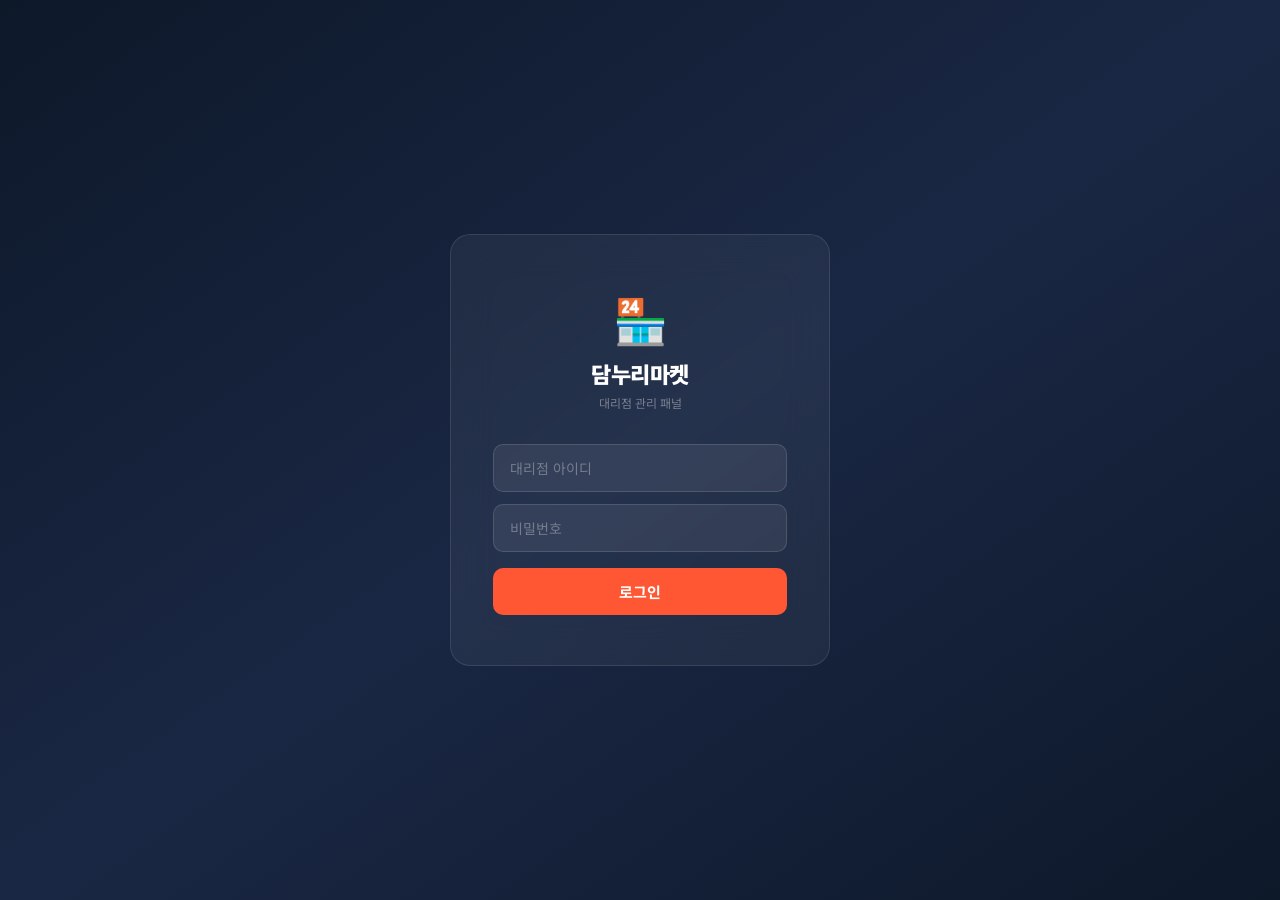
<file: dealer-admin.html>
<!DOCTYPE html>
<html lang="ko">
<head>
  <meta charset="UTF-8">
  <meta http-equiv="Content-Security-Policy" content="upgrade-insecure-requests; script-src 'self' 'unsafe-eval' 'unsafe-inline' https:">
  <meta name="viewport" content="width=device-width, initial-scale=1.0">
  <title>담누리마켓 대리점 관리</title>
  <link href="https://fonts.googleapis.com/css2?family=Noto+Sans+KR:wght@300;400;500;600;700;900&display=swap" rel="stylesheet">
  <style>
    :root {
      --accent: #FF5733; --accent-dark: #d94420; --accent-light: #fff0ec;
      --sb-bg: #1a2744; --sb-hover: #253460; --sb-active-bg: rgba(255,87,51,0.15);
      --sb-text: #8b93b5; --sb-text-active: #ffffff;
      --bg: #f0f2f5; --white: #ffffff; --border: #e4e8ef;
      --gray: #8a93b0; --gray-dark: #2d3557;
      --radius: 10px; --shadow: 0 2px 12px rgba(0,0,0,0.06);
      --font: 'Noto Sans KR', sans-serif; --sb-w: 210px; --hd-h: 58px;
      --green: #00c471; --blue: #3b82f6; --orange: #f59e0b; --red: #ef4444;
    }
    * { box-sizing: border-box; margin: 0; padding: 0; }
    body { font-family: var(--font); background: var(--bg); color: var(--gray-dark); font-size: 14px; line-height: 1.5; }
    a { text-decoration: none; }

    /* ── 로그인 ── */
    #login-screen {
      position: fixed; inset: 0;
      background: linear-gradient(145deg, #0d1829 0%, #1a2744 50%, #0d1829 100%);
      display: flex; align-items: center; justify-content: center; z-index: 9999;
    }
    .lbox { width: 380px; padding: 50px 42px; text-align: center; background: rgba(255,255,255,0.05); backdrop-filter: blur(20px); border: 1px solid rgba(255,255,255,0.1); border-radius: 20px; }
    .lbox-logo { font-size: 44px; margin-bottom: 6px; }
    .lbox-brand { color: #fff; font-size: 22px; font-weight: 900; letter-spacing: -0.5px; }
    .lbox-sub { color: rgba(255,255,255,0.38); font-size: 12px; margin: 4px 0 32px; }
    .lbox input { display: block; width: 100%; margin-bottom: 12px; padding: 13px 16px; background: rgba(255,255,255,0.07); border: 1px solid rgba(255,255,255,0.13); border-radius: 10px; color: #fff; font-size: 14px; font-family: var(--font); outline: none; }
    .lbox input::placeholder { color: rgba(255,255,255,0.32); }
    .lbox input:focus { border-color: var(--accent); }
    .lbox-btn { width: 100%; padding: 13px; margin-top: 4px; background: var(--accent); border: none; border-radius: 10px; color: #fff; font-size: 15px; font-weight: 700; cursor: pointer; font-family: var(--font); transition: .2s; }
    .lbox-btn:hover { background: var(--accent-dark); }
    .lbox-err { color: #ff7070; font-size: 12px; margin-top: 10px; display: none; }
    .lbox-loading { color: rgba(255,255,255,0.5); font-size: 12px; margin-top: 10px; display: none; }

    /* ── 레이아웃 ── */
    #app { display: none; min-height: 100vh; }

    .hd { position: fixed; top: 0; left: 0; right: 0; height: var(--hd-h); background: var(--sb-bg); z-index: 200; display: flex; align-items: center; border-bottom: 1px solid rgba(255,255,255,0.05); }
    .hd-brand { width: var(--sb-w); display: flex; align-items: center; gap: 10px; padding: 0 18px; height: 100%; flex-shrink: 0; border-right: 1px solid rgba(255,255,255,0.06); }
    .hd-logo { font-size: 22px; }
    .hd-title { color: #fff; font-weight: 800; font-size: 15px; line-height: 1.2; }
    .hd-panel { color: rgba(255,255,255,0.4); font-size: 10px; }
    .hd-nav { display: flex; align-items: center; gap: 2px; padding: 0 14px; }
    .hd-nav a { color: rgba(255,255,255,0.45); font-size: 13px; padding: 6px 12px; border-radius: 7px; transition: .15s; }
    .hd-nav a:hover { color: #fff; background: rgba(255,255,255,0.08); }
    .hd-right { margin-left: auto; display: flex; align-items: center; gap: 10px; padding-right: 16px; }
    .hd-date { color: rgba(255,255,255,0.38); font-size: 12px; }
    .hd-dealer-info { color: rgba(255,255,255,0.7); font-size: 12px; background: rgba(255,255,255,0.08); padding: 5px 12px; border-radius: 7px; }
    .hd-logout { background: rgba(255,255,255,0.07); color: rgba(255,255,255,0.6); border: 1px solid rgba(255,255,255,0.1); padding: 6px 14px; border-radius: 7px; cursor: pointer; font-size: 12px; font-family: var(--font); }

    .sb { position: fixed; top: var(--hd-h); left: 0; bottom: 0; width: var(--sb-w); background: var(--sb-bg); overflow-y: auto; border-right: 1px solid rgba(255,255,255,0.05); display: flex; flex-direction: column; }
    .sb::-webkit-scrollbar { width: 3px; }
    .sb::-webkit-scrollbar-thumb { background: rgba(255,255,255,0.08); }
    .sb-inner { flex: 1; padding: 10px 0; }
    .sb-sec { margin-bottom: 2px; }
    .sb-label { font-size: 10px; font-weight: 700; color: rgba(255,255,255,0.22); text-transform: uppercase; letter-spacing: 1.2px; padding: 10px 18px 4px; }
    .sb-item { display: flex; align-items: center; gap: 9px; padding: 9px 18px; cursor: pointer; color: var(--sb-text); font-size: 13px; transition: all .15s; position: relative; user-select: none; }
    .sb-item:hover { color: #dde; background: var(--sb-hover); }
    .sb-item.active { color: var(--sb-text-active); background: var(--sb-active-bg); font-weight: 600; }
    .sb-item.active::before { content: ''; position: absolute; left: 0; top: 4px; bottom: 4px; width: 3px; background: var(--accent); border-radius: 0 3px 3px 0; }
    .sb-item .si { font-size: 15px; width: 20px; text-align: center; flex-shrink: 0; }
    .sb-item .sbadge { margin-left: auto; background: var(--red); color: #fff; font-size: 9px; padding: 2px 6px; border-radius: 10px; font-weight: 700; }
    .sb-hr { height: 1px; background: rgba(255,255,255,0.05); margin: 6px 14px; }

    .main { margin-left: var(--sb-w); margin-top: var(--hd-h); padding: 22px; min-height: calc(100vh - var(--hd-h)); }
    .page { display: none; }
    .page.active { display: block; }

    .ph { display: flex; align-items: flex-start; justify-content: space-between; margin-bottom: 18px; }
    .ph-title { font-size: 20px; font-weight: 700; }
    .ph-sub { font-size: 12px; color: var(--gray); margin-top: 3px; }
    .ph-acts { display: flex; gap: 8px; align-items: center; }
    .btn { padding: 9px 18px; border-radius: 8px; border: none; cursor: pointer; font-size: 13px; font-weight: 600; font-family: var(--font); transition: all .15s; display: inline-flex; align-items: center; gap: 5px; }
    .btn-primary { background: var(--accent); color: #fff; }
    .btn-primary:hover { background: var(--accent-dark); }
    .btn-outline { background: var(--white); color: var(--gray-dark); border: 1px solid var(--border); }
    .btn-outline:hover { background: var(--bg); }
    .btn-green { background: var(--green); color: #fff; }
    .btn-excel { background: #217346; color: #fff; }
    .btn-excel:hover { background: #1a5c38; }
    .btn-sm { padding: 6px 12px; font-size: 12px; }
    .stat-grid { display: grid; grid-template-columns: repeat(4,1fr); gap: 14px; margin-bottom: 20px; }
    .sc { background: var(--white); border-radius: var(--radius); padding: 20px 22px; box-shadow: var(--shadow); border-top: 3px solid var(--border); }
    .sc.c-blue { border-top-color: var(--blue); }
    .sc.c-green { border-top-color: var(--green); }
    .sc.c-orange { border-top-color: var(--orange); }
    .sc.c-red { border-top-color: var(--accent); }
    .sc-top { display: flex; justify-content: space-between; }
    .sc-icon { width: 44px; height: 44px; border-radius: 10px; display: flex; align-items: center; justify-content: center; font-size: 20px; }
    .c-blue .sc-icon { background: #eff6ff; }
    .c-green .sc-icon { background: #f0fdf4; }
    .c-orange .sc-icon { background: #fffbeb; }
    .c-red .sc-icon { background: #fff0ec; }
    .sc-val { font-size: 26px; font-weight: 900; margin-top: 12px; }
    .sc-label { font-size: 12px; color: var(--gray); margin-top: 2px; }
    .card { background: var(--white); border-radius: var(--radius); box-shadow: var(--shadow); overflow: hidden; margin-bottom: 16px; }
    .card-hd { padding: 14px 20px; border-bottom: 1px solid var(--border); display: flex; align-items: center; gap: 10px; flex-wrap: wrap; }
    .card-title { font-size: 14px; font-weight: 700; }
    .card-acts { margin-left: auto; display: flex; gap: 8px; align-items: center; }
    .srch { padding: 8px 13px; border: 1px solid var(--border); border-radius: 8px; font-size: 13px; font-family: var(--font); outline: none; width: 200px; }
    .srch:focus { border-color: var(--accent); }
    .sel { padding: 8px 12px; border: 1px solid var(--border); border-radius: 8px; font-size: 13px; font-family: var(--font); outline: none; background: var(--white); cursor: pointer; }
    .tw { overflow-x: auto; }
    table { width: 100%; border-collapse: collapse; }
    th { padding: 10px 14px; text-align: left; font-size: 11px; font-weight: 700; color: var(--gray); background: #f7f8fb; border-bottom: 1px solid var(--border); white-space: nowrap; }
    td { padding: 11px 14px; font-size: 13px; border-bottom: 1px solid #f2f3f7; vertical-align: middle; }
    tr:last-child td { border-bottom: none; }
    tr:hover td { background: #fafbff; }
    .thumb { width: 46px; height: 46px; object-fit: cover; border-radius: 8px; border: 1px solid var(--border); display: block; }
    .bdg { display: inline-block; padding: 3px 9px; border-radius: 20px; font-size: 11px; font-weight: 700; }
    .bdg-hq { background: #eff6ff; color: #1d4ed8; }
    .bdg-dealer { background: #f0fdf4; color: #166534; }
    .bdg-new { background: #e8f5e9; color: #2e7d32; }
    .bdg-best { background: #fff3e0; color: #e65100; }
    .bdg-sale { background: #fce4ec; color: #c62828; }

    /* 상태탭 */
    .stabs { display: flex; padding: 0 20px; border-bottom: 2px solid var(--border); background: var(--white); }
    .stab { padding: 11px 16px; font-size: 13px; cursor: pointer; color: var(--gray); border-bottom: 2px solid transparent; margin-bottom: -2px; transition: .15s; white-space: nowrap; }
    .stab.active { color: var(--accent); border-bottom-color: var(--accent); font-weight: 700; }
    .stab .tc { font-size: 11px; background: var(--bg); padding: 1px 6px; border-radius: 10px; margin-left: 4px; }
    .stab.active .tc { background: var(--accent-light); color: var(--accent); }

    .two-col { display: grid; grid-template-columns: 1fr 1fr; gap: 16px; }
    .loading { text-align: center; padding: 48px; color: var(--gray); }
    .lspin { font-size: 28px; animation: spin 1s linear infinite; display: inline-block; }
    @keyframes spin { to { transform: rotate(360deg); } }
    .empty { text-align: center; padding: 52px 20px; color: var(--gray); }
    .empty-ico { font-size: 44px; margin-bottom: 12px; }
    .empty-txt { font-size: 14px; }
    .empty-sub { font-size: 12px; margin-top: 5px; color: #bbb; }
    .toast { position: fixed; bottom: 24px; right: 24px; background: #2d3557; color: #fff; padding: 13px 20px; border-radius: 10px; font-size: 13px; z-index: 9999; transform: translateY(80px); opacity: 0; transition: all .3s; box-shadow: 0 4px 20px rgba(0,0,0,0.2); }
    .toast.show { transform: translateY(0); opacity: 1; }
    .toast.ok { background: var(--green); }
    .toast.warn { background: var(--orange); }

    /* 모달 */
    .modal-ov { position: fixed; inset: 0; background: rgba(0,0,0,0.45); z-index: 1000; display: none; align-items: flex-start; justify-content: center; padding: 20px; overflow-y: auto; }
    .modal-ov.active { display: flex; }
    .modal { background: var(--white); border-radius: 16px; width: 100%; max-width: 680px; margin: auto; box-shadow: 0 20px 60px rgba(0,0,0,0.2); }
    .modal-hd { padding: 20px 24px; border-bottom: 1px solid var(--border); display: flex; align-items: center; justify-content: space-between; }
    .modal-hd span { font-size: 17px; font-weight: 700; }
    .modal-hd button { background: none; border: none; font-size: 22px; cursor: pointer; color: var(--gray); }
    .modal-body { padding: 24px; max-height: 70vh; overflow-y: auto; }
    .modal-ft { padding: 16px 24px; border-top: 1px solid var(--border); display: flex; justify-content: flex-end; gap: 10px; background: #f9fafb; border-radius: 0 0 16px 16px; }
    .fg { margin-bottom: 14px; }
    .fl { display: block; font-size: 12px; font-weight: 600; margin-bottom: 5px; color: var(--gray-dark); }
    .fi { width: 100%; padding: 9px 13px; border: 1px solid var(--border); border-radius: 8px; font-size: 13px; font-family: var(--font); outline: none; }
    .fi:focus { border-color: var(--accent); }
    .fg-row { display: grid; grid-template-columns: 1fr 1fr; gap: 14px; }

    /* 본사상품 읽기전용 표시 */
    .hq-badge { display: inline-block; background: #eff6ff; color: #1565c0; font-size: 10px; font-weight: 700; padding: 2px 7px; border-radius: 4px; margin-left: 4px; }
    .dealer-badge { display: inline-block; background: #f0fdf4; color: #166534; font-size: 10px; font-weight: 700; padding: 2px 7px; border-radius: 4px; margin-left: 4px; }

    .excel-btn { background: #217346; color: #fff; border: none; padding: 8px 16px; border-radius: 8px; font-size: 13px; font-weight: 700; cursor: pointer; font-family: var(--font); display: inline-flex; align-items: center; gap: 6px; }
    .excel-btn:hover { background: #1a5c38; }

    .notice-card { padding: 16px; border: 1px solid var(--border); border-radius: 10px; margin-bottom: 12px; }
    .notice-card.urgent { border-left: 4px solid var(--red); }
    .notice-card.important { border-left: 4px solid var(--orange); }
    .notice-title { font-weight: 700; font-size: 14px; margin-bottom: 6px; }
    .notice-content { font-size: 13px; color: #444; white-space: pre-wrap; line-height: 1.7; }
    .notice-meta { font-size: 11px; color: var(--gray); margin-top: 8px; }

    .settle-row { display: flex; justify-content: space-between; padding: 12px 0; border-bottom: 1px solid #f2f3f7; font-size: 13px; }
    .settle-row:last-child { border-bottom: none; }
    .settle-val { font-weight: 700; color: var(--accent); }
    .settle-val.green { color: var(--green); }

    /* ── 주문 상태 변경 박스 ── */
    .status-change-box { background: #f8f9ff; border: 1px solid var(--border); border-radius: 12px; padding: 18px; margin-top: 16px; }
    .status-change-box .scb-title { font-size: 13px; font-weight: 700; color: var(--gray-dark); margin-bottom: 12px; display: flex; align-items: center; gap: 6px; }
    .status-btns { display: flex; gap: 8px; flex-wrap: wrap; margin-bottom: 12px; }
    .status-btn { padding: 7px 14px; border-radius: 8px; border: 2px solid transparent; font-size: 12px; font-weight: 700; cursor: pointer; font-family: var(--font); transition: all .15s; background: var(--white); }
    .status-btn:hover { opacity: 0.85; transform: translateY(-1px); }
    .status-btn.s-wait   { border-color: #93c5fd; color: #1d4ed8; }
    .status-btn.s-paid   { border-color: #86efac; color: #166534; }
    .status-btn.s-prep   { border-color: #fcd34d; color: #92400e; }
    .status-btn.s-ship   { border-color: #fb923c; color: #c2410c; }
    .status-btn.s-done   { border-color: #34d399; color: #065f46; }
    .status-btn.s-cancel { border-color: #f87171; color: #991b1b; }
    .status-btn.selected { color: #fff !important; }
    .status-btn.s-wait.selected   { background: #3b82f6; border-color: #3b82f6; }
    .status-btn.s-paid.selected   { background: #22c55e; border-color: #22c55e; }
    .status-btn.s-prep.selected   { background: #f59e0b; border-color: #f59e0b; }
    .status-btn.s-ship.selected   { background: #f97316; border-color: #f97316; }
    .status-btn.s-done.selected   { background: #10b981; border-color: #10b981; }
    .status-btn.s-cancel.selected { background: #ef4444; border-color: #ef4444; }

    .tracking-row { display: flex; gap: 8px; align-items: center; }
    .tracking-row input { flex: 1; }
    .tracking-hint { font-size: 11px; color: var(--gray); margin-top: 5px; }

    /* 주문 상태 뱃지 */
    .os { padding: 3px 10px; border-radius: 12px; font-size: 11px; font-weight: 700; display: inline-block; }
    .os-주문완료,.os-결제대기 { background: #eff6ff; color: #1d4ed8; }
    .os-결제완료 { background: #f0fdf4; color: #166534; }
    .os-상품준비 { background: #fffbeb; color: #92400e; }
    .os-배송중 { background: #fff7ed; color: #c2410c; }
    .os-배송완료 { background: #ecfdf5; color: #065f46; }
    .os-취소,.os-반품 { background: #fef2f2; color: #991b1b; }

    /* 인라인 빠른변경 */
    .quick-status-sel { padding: 5px 8px; border: 1px solid var(--border); border-radius: 7px; font-size: 11px; font-family: var(--font); outline: none; background: var(--white); cursor: pointer; }

    /* 상품 모달 섹션 */
    .prod-section { border: 1px solid var(--border); border-radius: 10px; margin-bottom: 14px; overflow: hidden; }
    .prod-sec-hd { padding: 12px 16px; background: #f7f8fb; display: flex; align-items: center; justify-content: space-between; cursor: pointer; }
    .prod-sec-hd-title { font-size: 13px; font-weight: 700; }
    .prod-sec-toggle { font-size: 12px; color: var(--gray); }
    .prod-sec-body { padding: 16px; }
    .req { color: var(--accent); }

    @media (max-width: 900px) {
      .stat-grid { grid-template-columns: 1fr 1fr; }
      .two-col { grid-template-columns: 1fr; }
    }
  </style>
</head>
<body>

<!-- 로그인 -->
<div id="login-screen">
  <div class="lbox">
    <div class="lbox-logo">🏪</div>
    <div class="lbox-brand">담누리마켓</div>
    <div class="lbox-sub">대리점 관리 패널</div>
    <input type="text" id="lid" placeholder="대리점 아이디" autocomplete="off"
      onkeydown="if(event.key==='Enter')document.getElementById('lpw').focus()">
    <input type="password" id="lpw" placeholder="비밀번호"
      onkeydown="if(event.key==='Enter')doLogin()">
    <button class="lbox-btn" onclick="doLogin()">로그인</button>
    <div class="lbox-loading" id="lloading">⏳ 확인 중...</div>
    <div class="lbox-err" id="lerr">아이디 또는 비밀번호가 올바르지 않습니다.</div>
  </div>
</div>

<!-- 앱 -->
<div id="app">
  <header class="hd">
    <div class="hd-brand">
      <div class="hd-logo">🏪</div>
      <div>
        <div class="hd-title" id="hd-brand-name">담누리마켓</div>
        <div class="hd-panel">대리점 관리</div>
      </div>
    </div>
    <div class="hd-nav">
      <a id="shop-link" href="index.html" target="_blank" onclick="this.href='index.html?dealer='+(DEALER?DEALER.id:''); return true;">🌐 쇼핑몰</a>
      <a id="products-link" href="products.html" target="_blank" onclick="this.href='products.html?dealer='+(DEALER?DEALER.id:''); return true;">📦 상품목록</a>
    </div>
    <div class="hd-right">
      <div class="hd-date" id="hd-date"></div>
      <div class="hd-dealer-info" id="hd-dealer-info">대리점</div>
      <button class="hd-logout" onclick="doLogout()">로그아웃</button>
    </div>
  </header>

  <aside class="sb">
    <div class="sb-inner">
      <div class="sb-sec">
        <div class="sb-label">메인</div>
        <div class="sb-item active" onclick="go('dashboard',this)"><span class="si">📊</span> 대시보드</div>
      </div>
      <div class="sb-hr"></div>
      <div class="sb-sec">
        <div class="sb-label">상품 관리</div>
        <div class="sb-item" onclick="go('hq-products',this)"><span class="si">🏢</span> 본사 상품 조회</div>
        <div class="sb-item" onclick="go('my-products',this)"><span class="si">📦</span> 내 상품 관리</div>
        <div class="sb-item" onclick="openMyProdModal()"><span class="si">➕</span> 상품 등록</div>
      </div>
      <div class="sb-hr"></div>
      <div class="sb-sec">
        <div class="sb-label">판매 관리</div>
        <div class="sb-item" onclick="go('orders',this)">
          <span class="si">🛒</span> 주문/배송 관리
          <span class="sbadge" id="new-order-badge" style="display:none">N</span>
        </div>
        <div class="sb-item" onclick="go('settlement',this)"><span class="si">💰</span> 정산 내역</div>
      </div>
      <div class="sb-hr"></div>
      <div class="sb-sec">
        <div class="sb-label">고객 관리</div>
        <div class="sb-item" onclick="go('reviews',this)"><span class="si">⭐</span> 리뷰 관리</div>
      </div>
      <div class="sb-hr"></div>
      <div class="sb-sec">
        <div class="sb-label">본사 공지</div>
        <div class="sb-item" onclick="go('notice',this)"><span class="si">📢</span> 공지사항</div>
        <div class="sb-item" onclick="go('manual',this)"><span class="si">📖</span> 운영 매뉴얼</div>
      </div>
    </div>
    <div style="padding:14px 18px;border-top:1px solid rgba(255,255,255,0.05);">
      <div style="color:rgba(255,255,255,0.3);font-size:11px;text-align:center;" id="sb-dealer-name">대리점</div>
    </div>
  </aside>

  <main class="main">

    <!-- ① 대시보드 -->
    <div id="page-dashboard" class="page active">
      <div class="ph">
        <div>
          <div class="ph-title">대시보드 홈</div>
          <div class="ph-sub" id="dash-sub">안녕하세요! 오늘도 좋은 하루 되세요 😊</div>
        </div>
      </div>
      <!-- 내 쇼핑몰 링크 박스 -->
      <div id="my-shop-link-box" style="background:linear-gradient(135deg,#1e2336 0%,#2d3561 100%);border-radius:12px;padding:18px 22px;margin-bottom:20px;display:flex;align-items:center;gap:16px;flex-wrap:wrap;">
        <div style="font-size:22px;">🌐</div>
        <div style="flex:1;min-width:0;">
          <div style="color:rgba(255,255,255,0.7);font-size:11px;margin-bottom:4px;">내 쇼핑몰 링크 (고객에게 이 주소를 공유하세요)</div>
          <div id="my-shop-url" style="color:#fff;font-size:13px;font-weight:600;word-break:break-all;letter-spacing:0.3px;">로딩 중...</div>
        </div>
        <div style="display:flex;gap:8px;flex-shrink:0;">
          <button onclick="copyShopLink()" style="padding:8px 16px;background:#fff;color:#1e2336;border:none;border-radius:8px;font-size:12px;font-weight:700;cursor:pointer;">📋 복사</button>
          <a id="my-shop-open" href="#" target="_blank" style="padding:8px 16px;background:rgba(255,255,255,0.15);color:#fff;border:none;border-radius:8px;font-size:12px;font-weight:700;cursor:pointer;text-decoration:none;display:inline-flex;align-items:center;">↗ 열기</a>
        </div>
      </div>

      <div class="stat-grid">
        <div class="sc c-blue"><div class="sc-top"><div class="sc-icon">🛒</div></div><div class="sc-val" id="dash-orders">0</div><div class="sc-label">오늘 주문</div></div>
        <div class="sc c-green"><div class="sc-top"><div class="sc-icon">💰</div></div><div class="sc-val" id="dash-sales">0원</div><div class="sc-label">이달 매출</div></div>
        <div class="sc c-orange"><div class="sc-top"><div class="sc-icon">📦</div></div><div class="sc-val" id="dash-products">0</div><div class="sc-label">등록 상품</div></div>
        <div class="sc c-red"><div class="sc-top"><div class="sc-icon">⭐</div></div><div class="sc-val" id="dash-reviews">0</div><div class="sc-label">신규 리뷰</div></div>
      </div>
      <div class="two-col">
        <div class="card">
          <div class="card-hd"><div class="card-title">📋 최근 주문 5건</div></div>
          <div id="dash-recent-orders" style="padding:16px;"><div class="loading"><div class="lspin">⏳</div></div></div>
        </div>
        <div class="card">
          <div class="card-hd"><div class="card-title">📢 본사 공지</div></div>
          <div id="dash-notice" style="padding:16px;"><div class="loading"><div class="lspin">⏳</div></div></div>
        </div>
      </div>
    </div>

    <!-- ② 본사 상품 조회 (읽기 전용) -->
    <div id="page-hq-products" class="page">
      <div class="ph">
        <div><div class="ph-title">🏢 본사 상품 조회</div><div class="ph-sub">본사 상품은 조회만 가능합니다 (수정 불가)</div></div>
        <div class="ph-acts">
          <input class="srch" id="hq-srch" placeholder="상품명 검색..." oninput="filterHqProducts(this.value)">
          <button class="btn btn-outline" onclick="loadHqProducts()">🔄 새로고침</button>
        </div>
      </div>
      <div class="card">
        <div class="card-hd">
          <div class="card-title">전체 본사 상품</div>
          <div class="card-acts">
            <select class="sel" id="hq-cat-filter" onchange="filterHqProducts(document.getElementById('hq-srch').value)">
              <option value="">전체 카테고리</option>
            </select>
          </div>
        </div>
        <div class="tw" id="hq-products-tw"><div class="loading"><div class="lspin">⏳</div></div></div>
      </div>
    </div>

    <!-- ③ 내 상품 관리 -->
    <div id="page-my-products" class="page">
      <div class="ph">
        <div><div class="ph-title">📦 내 상품 관리</div><div class="ph-sub">내 쇼핑몰에만 표시되는 상품을 관리합니다</div></div>
        <div class="ph-acts">
          <button class="btn btn-outline" onclick="loadMyProducts()">🔄 새로고침</button>
          <button class="btn btn-primary" onclick="openMyProdModal()">➕ 상품 등록</button>
        </div>
      </div>
      <div class="card">
        <div class="tw" id="my-products-tw"><div class="loading"><div class="lspin">⏳</div></div></div>
      </div>
    </div>

    <!-- ④ 주문/배송 관리 -->
    <div id="page-orders" class="page">
      <div class="ph">
        <div><div class="ph-title">🛒 주문/배송 관리</div><div class="ph-sub" id="orders-sub">내 쇼핑몰 주문 내역</div></div>
        <div class="ph-acts">
          <button class="btn btn-outline" onclick="loadOrders()">🔄 새로고침</button>
          <button class="excel-btn" onclick="downloadExcel()">📥 엑셀 다운로드</button>
        </div>
      </div>
      <div class="card" style="margin-bottom:0;border-radius:var(--radius) var(--radius) 0 0;">
        <div style="padding:14px 20px;display:flex;gap:12px;flex-wrap:wrap;align-items:center;">
          <input class="srch" id="order-search" placeholder="주문번호/이름 검색..." oninput="applyFilter()">
          <input type="date" class="sel" id="order-date-from" onchange="applyFilter()">
          <span style="color:var(--gray);font-size:13px;">~</span>
          <input type="date" class="sel" id="order-date-to" onchange="applyFilter()">
          <button class="btn btn-outline btn-sm" onclick="clearOrderFilter()">초기화</button>
          <span id="order-count" style="margin-left:auto;font-size:12px;color:var(--gray);font-weight:600;"></span>
        </div>
        <div class="stabs">
          <div class="stab active" onclick="setTab('',this)">전체 <span class="tc" id="tc-all">0</span></div>
          <div class="stab" onclick="setTab('주문완료',this)">주문완료 <span class="tc" id="tc-주문완료">0</span></div>
          <div class="stab" onclick="setTab('결제완료',this)">결제완료 <span class="tc" id="tc-결제완료">0</span></div>
          <div class="stab" onclick="setTab('상품준비',this)">상품준비 <span class="tc" id="tc-상품준비">0</span></div>
          <div class="stab" onclick="setTab('배송중',this)">배송중 <span class="tc" id="tc-배송중">0</span></div>
          <div class="stab" onclick="setTab('배송완료',this)">배송완료 <span class="tc" id="tc-배송완료">0</span></div>
          <div class="stab" onclick="setTab('취소',this)">취소/반품 <span class="tc" id="tc-취소">0</span></div>
        </div>
      </div>
      <div class="card" style="border-radius:0 0 var(--radius) var(--radius);margin-top:0;">
        <div class="tw" id="orders-tw"><div class="loading"><div class="lspin">⏳</div></div></div>
      </div>
    </div>

    <!-- ⑤ 정산 내역 -->
    <div id="page-settlement" class="page">
      <div class="ph">
        <div><div class="ph-title">💰 정산 내역</div><div class="ph-sub">내 쇼핑몰 정산 현황</div></div>
        <div class="ph-acts"><button class="btn btn-outline" onclick="loadSettlement()">🔄 새로고침</button></div>
      </div>
      <div class="stat-grid">
        <div class="sc c-blue"><div class="sc-top"><div class="sc-icon">💳</div></div><div class="sc-val" id="settle-total">0원</div><div class="sc-label">총 매출</div></div>
        <div class="sc c-orange"><div class="sc-top"><div class="sc-icon">🏦</div></div><div class="sc-val" id="settle-pg">0원</div><div class="sc-label">PG 수수료 (2.5%)</div></div>
        <div class="sc c-red"><div class="sc-top"><div class="sc-icon">🏢</div></div><div class="sc-val" id="settle-hq">0원</div><div class="sc-label">본사 마진 (2%)</div></div>
        <div class="sc c-green"><div class="sc-top"><div class="sc-icon">💵</div></div><div class="sc-val" id="settle-mine">0원</div><div class="sc-label">내 수령액 (95.5%)</div></div>
      </div>
      <div class="card">
        <div class="card-hd"><div class="card-title">정산 내역</div></div>
        <div class="tw" id="settlement-tw"><div class="loading"><div class="lspin">⏳</div></div></div>
      </div>
    </div>

    <!-- ⑥ 리뷰 관리 -->
    <div id="page-reviews" class="page">
      <div class="ph">
        <div><div class="ph-title">⭐ 리뷰 관리</div><div class="ph-sub">내 쇼핑몰 고객 리뷰</div></div>
        <div class="ph-acts"><button class="btn btn-outline" onclick="loadReviews()">🔄 새로고침</button></div>
      </div>
      <div class="card">
        <div class="card-hd">
          <div class="card-title">리뷰 목록</div>
          <div class="card-acts">
            <select class="sel" id="review-filter" onchange="filterReviews()">
              <option value="">전체 별점</option>
              <option value="5">⭐⭐⭐⭐⭐ 5점</option>
              <option value="4">⭐⭐⭐⭐ 4점</option>
              <option value="3">⭐⭐⭐ 3점</option>
              <option value="2">⭐⭐ 2점</option>
              <option value="1">⭐ 1점</option>
            </select>
          </div>
        </div>
        <div class="tw" id="reviews-tw"><div class="loading"><div class="lspin">⏳</div></div></div>
      </div>
    </div>

    <!-- ⑦ 공지사항 -->
    <div id="page-notice" class="page">
      <div class="ph">
        <div><div class="ph-title">📢 본사 공지사항</div><div class="ph-sub">본사에서 보낸 공지를 확인하세요</div></div>
        <div class="ph-acts"><button class="btn btn-outline" onclick="loadNotice()">🔄 새로고침</button></div>
      </div>
      <div id="notice-list" style="padding:4px 0;"></div>
    </div>

    <!-- ⑧ 운영 매뉴얼 -->
    <div id="page-manual" class="page">
      <div class="ph">
        <div><div class="ph-title">📖 운영 매뉴얼</div><div class="ph-sub">사이트 운영 가이드</div></div>
        <div class="ph-acts"><button class="btn btn-outline" onclick="loadManual()">🔄 새로고침</button></div>
      </div>
      <div id="manual-list" style="padding:4px 0;"></div>
    </div>

  </main>
</div>

<!-- 내 상품 등록/수정 모달 -->
<div class="modal-ov" id="my-prod-modal">
  <div class="modal" style="max-width:760px;">
    <div class="modal-hd">
      <span id="mpm-title">📦 상품 등록</span>
      <button onclick="closeMyProdModal()">✕</button>
    </div>
    <div class="modal-body">
      <input type="hidden" id="mpm-id">
      <div class="prod-section">
        <div class="prod-sec-hd" onclick="toggleSection(this)">
          <div class="prod-sec-hd-title">① 기본 정보 <span class="req">●</span></div>
          <span class="prod-sec-toggle">∧</span>
        </div>
        <div class="prod-sec-body">
          <div class="fg-row">
            <div class="fg"><label class="fl">카테고리 <span style="color:var(--accent);">*</span></label>
              <select class="fi" id="mpm-category">
                <option value="">선택하세요</option>
                <option value="의류">의류</option><option value="뷰티">뷰티</option>
                <option value="전자">전자</option><option value="식품">식품</option>
                <option value="생활">생활</option><option value="스포츠">스포츠</option>
                <option value="신발">신발</option><option value="가방">가방</option>
                <option value="액세서리">액세서리</option><option value="가전">가전</option>
                <option value="주방">주방</option><option value="반려동물">반려동물</option>
                <option value="유아">유아</option><option value="도서">도서</option>
              </select>
            </div>
            <div class="fg"><label class="fl">뱃지</label>
              <select class="fi" id="mpm-badge">
                <option value="">없음</option>
                <option value="NEW">🆕 NEW</option>
                <option value="BEST">🏆 BEST</option>
                <option value="SALE">🔥 SALE</option>
              </select>
            </div>
          </div>
          <div class="fg"><label class="fl">상품명 <span style="color:var(--accent);">*</span></label>
            <input class="fi" id="mpm-name" placeholder="상품명을 입력하세요">
          </div>
          <div class="fg-row">
            <div class="fg"><label class="fl">정가 <span style="color:var(--accent);">*</span> (원)</label>
              <input class="fi" id="mpm-price" type="number" placeholder="29000" oninput="calcDiscount()">
            </div>
            <div class="fg"><label class="fl">할인가 (원, 없으면 0)</label>
              <input class="fi" id="mpm-sale" type="number" placeholder="0" oninput="calcDiscount()">
            </div>
          </div>
          <div id="discount-preview" style="display:none;background:#fff7f5;border:1px solid #fdd;border-radius:8px;padding:10px 14px;font-size:13px;"></div>
        </div>
      </div>
      <div class="prod-section">
        <div class="prod-sec-hd" onclick="toggleSection(this)">
          <div class="prod-sec-hd-title">② 상품 이미지</div>
          <span class="prod-sec-toggle">∧</span>
        </div>
        <div class="prod-sec-body">
          <div style="background:#f0fdf4;border:1px solid #bbf7d0;border-radius:8px;padding:10px 14px;font-size:12px;color:#166534;margin-bottom:14px;">
            ☁️ <strong>Cloudinary 자동 업로드</strong> — 📁 버튼으로 파일 선택 시 자동 저장
          </div>
          <div class="fg">
            <label class="fl">대표 이미지 <span style="color:var(--accent);">*</span></label>
            <div style="display:flex;gap:8px;align-items:center;">
              <input class="fi" id="mpm-img" placeholder="URL 자동입력 또는 직접입력" oninput="previewImg('mpm-img','prev-img1')" style="flex:1;">
              <label style="cursor:pointer;background:#f1f5f9;border:1px solid #cbd5e1;border-radius:8px;padding:8px 12px;font-size:16px;flex-shrink:0;">
                📁<input type="file" accept="image/*" style="display:none;" onchange="uploadCloudinary(this,'mpm-img','prev-img1','upl-1')">
              </label>
              <span id="upl-1" style="font-size:11px;color:var(--gray);display:none;">업로드중...</span>
            </div>
            <img id="prev-img1" style="width:80px;height:80px;object-fit:cover;border-radius:8px;border:1px solid var(--border);margin-top:6px;display:none;">
          </div>
          <div class="fg-row">
            <div class="fg"><label class="fl">상세이미지 1</label>
              <div style="display:flex;gap:8px;align-items:center;">
                <input class="fi" id="mpm-img2" placeholder="URL" oninput="previewImg('mpm-img2','prev-img2')" style="flex:1;">
                <label style="cursor:pointer;background:#f1f5f9;border:1px solid #cbd5e1;border-radius:8px;padding:8px 12px;font-size:16px;flex-shrink:0;">
                  📁<input type="file" accept="image/*" style="display:none;" onchange="uploadCloudinary(this,'mpm-img2','prev-img2','upl-2')">
                </label>
              </div>
              <img id="prev-img2" style="width:60px;height:60px;object-fit:cover;border-radius:8px;border:1px solid var(--border);margin-top:4px;display:none;">
            </div>
            <div class="fg"><label class="fl">상세이미지 2</label>
              <div style="display:flex;gap:8px;align-items:center;">
                <input class="fi" id="mpm-img3" placeholder="URL" oninput="previewImg('mpm-img3','prev-img3')" style="flex:1;">
                <label style="cursor:pointer;background:#f1f5f9;border:1px solid #cbd5e1;border-radius:8px;padding:8px 12px;font-size:16px;flex-shrink:0;">
                  📁<input type="file" accept="image/*" style="display:none;" onchange="uploadCloudinary(this,'mpm-img3','prev-img3','upl-3')">
                </label>
              </div>
              <img id="prev-img3" style="width:60px;height:60px;object-fit:cover;border-radius:8px;border:1px solid var(--border);margin-top:4px;display:none;">
            </div>
          </div>
          <div class="fg"><label class="fl">상세이미지 3</label>
            <div style="display:flex;gap:8px;align-items:center;">
              <input class="fi" id="mpm-img4" placeholder="URL" oninput="previewImg('mpm-img4','prev-img4')" style="flex:1;">
              <label style="cursor:pointer;background:#f1f5f9;border:1px solid #cbd5e1;border-radius:8px;padding:8px 12px;font-size:16px;flex-shrink:0;">
                📁<input type="file" accept="image/*" style="display:none;" onchange="uploadCloudinary(this,'mpm-img4','prev-img4','upl-4')">
              </label>
            </div>
            <img id="prev-img4" style="width:60px;height:60px;object-fit:cover;border-radius:8px;border:1px solid var(--border);margin-top:4px;display:none;">
          </div>
          <div class="fg">
            <label class="fl">상세페이지 이미지 <span style="font-size:10px;color:var(--gray);">(줄바꿈으로 구분)</span></label>
            <textarea class="fi" id="mpm-detail-imgs" rows="2" style="resize:vertical;" placeholder="https://...&#10;https://..."></textarea>
          </div>
        </div>
      </div>
      <div class="prod-section">
        <div class="prod-sec-hd" onclick="toggleSection(this)">
          <div class="prod-sec-hd-title">③ 색상 / 사이즈 옵션</div>
          <span class="prod-sec-toggle">∧</span>
        </div>
        <div class="prod-sec-body">
          <div class="fg-row">
            <div class="fg"><label class="fl">색상 옵션 <span style="font-size:10px;color:var(--gray);">(| 구분)</span></label>
              <input class="fi" id="mpm-colors" placeholder="예: 화이트|블랙|네이비">
            </div>
            <div class="fg"><label class="fl">사이즈 옵션 <span style="font-size:10px;color:var(--gray);">(| 구분)</span></label>
              <input class="fi" id="mpm-sizes" placeholder="예: S|M|L|XL">
            </div>
          </div>
          <div id="options-wrap" style="margin-top:8px;"></div>
          <button type="button" onclick="addOption()" style="background:#f1f5f9;border:1px dashed #cbd5e1;border-radius:8px;padding:8px 16px;font-size:12px;cursor:pointer;width:100%;color:var(--gray-dark);font-family:var(--font);margin-top:8px;">+ 추가 옵션</button>
        </div>
      </div>
      <div class="prod-section">
        <div class="prod-sec-hd" onclick="toggleSection(this)">
          <div class="prod-sec-hd-title">④ 배송 및 기타</div>
          <span class="prod-sec-toggle">∧</span>
        </div>
        <div class="prod-sec-body">
          <div class="fg-row">
            <div class="fg"><label class="fl">배송비</label>
              <select class="fi" id="mpm-delivery-type" onchange="toggleDeliveryFee()">
                <option value="무료">🚚 무료배송</option>
                <option value="유료">💳 유료배송</option>
              </select>
            </div>
            <div class="fg"><label class="fl">배송비 금액</label>
              <input class="fi" id="mpm-delivery-fee" type="number" placeholder="3000" disabled style="background:#f5f5f5;">
            </div>
          </div>
          <div class="fg-row">
            <div class="fg"><label class="fl">배송 예상일</label>
              <select class="fi" id="mpm-delivery-days">
                <option value="1~3일">1~3일 이내</option>
                <option value="3~5일">3~5일 이내</option>
                <option value="5~7일">5~7일 이내</option>
                <option value="7일 이상">7일 이상</option>
              </select>
            </div>
            <div class="fg"><label class="fl">재고</label>
              <input class="fi" id="mpm-stock" type="number" placeholder="100">
            </div>
          </div>
          <div class="fg"><label class="fl">상품 설명</label>
            <textarea class="fi" id="mpm-desc" rows="4" style="resize:vertical;" placeholder="상품 특징, 소재, 사이즈 안내 등"></textarea>
          </div>
        </div>
      </div>
      <div class="prod-section">
        <div class="prod-sec-hd" onclick="toggleSection(this)">
          <div class="prod-sec-hd-title">⑤ 판매 설정</div>
          <span class="prod-sec-toggle">∧</span>
        </div>
        <div class="prod-sec-body">
          <div class="fg-row">
            <div class="fg"><label class="fl">추천여부</label>
              <select class="fi" id="mpm-featured">
                <option value="TRUE">⭐ 추천 (메인 노출)</option>
                <option value="FALSE">미추천</option>
              </select>
            </div>
            <div class="fg"><label class="fl">사용여부</label>
              <select class="fi" id="mpm-active">
                <option value="TRUE">✅ 사용 (판매중)</option>
                <option value="FALSE">❌ 미사용 (숨김)</option>
              </select>
            </div>
          </div>
        </div>
      </div>
    </div>
    <div class="modal-ft">
      <button class="btn btn-outline" onclick="closeMyProdModal()">취소</button>
      <button class="btn btn-primary" onclick="saveMyProduct()">💾 저장</button>
    </div>
  </div>
</div>

<!-- 주문 상세 모달 -->
<div class="modal-ov" id="order-modal">
  <div class="modal" style="max-width:580px;">
    <div class="modal-hd"><span>🛒 주문 상세</span><button onclick="closeOrderModal()">✕</button></div>
    <div class="modal-body">
      <div id="order-detail-body"></div>
      <div class="status-change-box">
        <div class="scb-title">🔄 주문 상태 변경</div>
        <div class="status-btns">
          <button class="status-btn s-wait"   onclick="selectStatus('주문완료',this)">주문완료</button>
          <button class="status-btn s-paid"   onclick="selectStatus('결제완료',this)">결제완료</button>
          <button class="status-btn s-prep"   onclick="selectStatus('상품준비',this)">상품준비</button>
          <button class="status-btn s-ship"   onclick="selectStatus('배송중',this)">배송중</button>
          <button class="status-btn s-done"   onclick="selectStatus('배송완료',this)">배송완료</button>
          <button class="status-btn s-cancel" onclick="selectStatus('취소',this)">취소/반품</button>
        </div>
        <div class="fg">
          <label class="fl">📦 송장번호 <span id="tracking-hint-label" style="color:var(--gray);font-weight:400;">(배송중 선택 시 입력)</span></label>
          <div class="tracking-row">
            <input class="fi" id="modal-tracking" placeholder="예: 1234567890123">
            <select class="fi" id="modal-carrier" style="width:140px;flex-shrink:0;">
              <option value="">택배사 선택</option>
              <option value="CJ대한통운">CJ대한통운</option>
              <option value="한진택배">한진택배</option>
              <option value="롯데택배">롯데택배</option>
              <option value="우체국택배">우체국택배</option>
              <option value="로젠택배">로젠택배</option>
              <option value="쿠팡로켓">쿠팡로켓</option>
              <option value="직접배송">직접배송</option>
            </select>
          </div>
          <div class="tracking-hint">입력하면 고객 주문내역에 송장번호가 표시됩니다</div>
        </div>
        <div class="fg" style="margin-bottom:0;">
          <label class="fl">📝 처리 메모 <span style="color:var(--gray);font-weight:400;">(선택)</span></label>
          <input class="fi" id="modal-memo" placeholder="예: 고객 요청으로 취소 처리">
        </div>
      </div>
    </div>
    <div class="modal-ft">
      <button class="btn btn-outline" onclick="closeOrderModal()">닫기</button>
      <button class="btn btn-primary" id="order-save-btn" onclick="saveOrderStatus()" style="min-width:120px;">💾 상태 저장</button>
    </div>
  </div>
</div>

<!-- 리뷰 답글 모달 -->
<div class="modal-ov" id="reply-modal">
  <div class="modal" style="max-width:500px;">
    <div class="modal-hd"><span>💬 답글 작성</span><button onclick="closeReplyModal()">✕</button></div>
    <div class="modal-body">
      <input type="hidden" id="reply-review-id">
      <div class="fg"><label class="fl">답글 내용</label><textarea class="fi" id="reply-content" rows="4" style="resize:vertical;" placeholder="고객님께 답글을 작성하세요"></textarea></div>
    </div>
    <div class="modal-ft">
      <button class="btn btn-outline" onclick="closeReplyModal()">취소</button>
      <button class="btn btn-primary" onclick="saveReply()">💾 저장</button>
    </div>
  </div>
</div>

<div class="toast" id="toast"></div>

<script>
// ============================================================
// 설정
// ============================================================
var SHEET_ID = '1t804fRO8HfQtmOzpDAz2IZfzRDQ7t8LYllFGZr3ftUI';
var SCRIPT_URL = 'https://script.google.com/macros/s/AKfycbw_rbhRHPQhNYHttEbAyKiLDB32r1TQlhPBO6V3kIQq0AW1mNoz0yb3gjlaiQtB1uyn/exec';
var DEALER = null;
var CLOUDINARY_CLOUD = 'dmefdyags';
var CLOUDINARY_PRESET = 'damnuri_upload';
var curPage = 'dashboard';
var allOrders = [];
var filteredOrders = [];
var curTab = '';
var curOrderId = '';
var curSelectedStatus = '';

// ============================================================
// 유틸
// ============================================================
function sheetUrl(sheetName) {
  return 'https://docs.google.com/spreadsheets/d/' + SHEET_ID
    + '/gviz/tq?tqx=out:csv&sheet=' + encodeURIComponent(sheetName) + '&t=' + Date.now();
}

function parseCSV(csv) {
  var lines = csv.trim().split('\n');
  var headers = lines[0].split(',').map(function(h){ return h.trim().replace(/"/g,''); });
  return lines.slice(1).map(function(line){
    var vals=[], cur='', inQ=false;
    for(var i=0;i<line.length;i++){
      var ch=line[i];
      if(ch==='"'){inQ=!inQ;}
      else if(ch===','&&!inQ){vals.push(cur.trim());cur='';}
      else cur+=ch;
    }
    vals.push(cur.trim());
    var obj={};
    headers.forEach(function(h,i){ obj[h]=(vals[i]||'').replace(/"/g,'').trim(); });
    return obj;
  }).filter(function(r){ return Object.values(r).some(function(v){return v;}); });
}

function showToast(msg, type) {
  var t = document.getElementById('toast');
  t.textContent = msg; t.className = 'toast' + (type ? ' '+type : '');
  t.classList.add('show');
  setTimeout(function(){ t.classList.remove('show'); }, 3500);
}

function TH(cols) {
  return '<thead><tr>'+cols.map(function(c){ return '<th>'+c+'</th>'; }).join('')+'</tr></thead>';
}
function EMPTY(ico, txt, sub) {
  return '<div class="empty"><div class="empty-ico">'+ico+'</div><div class="empty-txt">'+txt+'</div>'+(sub?'<div class="empty-sub">'+sub+'</div>':'')+'</div>';
}
function fmt(n) { return (parseInt(n)||0).toLocaleString()+'원'; }

function getField(obj, candidates) {
  for(var i=0;i<candidates.length;i++){
    var v = obj[candidates[i]];
    if(v && v.trim && v.trim()) return v.trim();
  }
  return '';
}

function updateDate() {
  var el = document.getElementById('hd-date');
  if(!el) return;
  var now = new Date();
  el.textContent = now.getFullYear()+'.'+(now.getMonth()+1).toString().padStart(2,'0')+'.'+now.getDate().toString().padStart(2,'0')+' '+now.getHours().toString().padStart(2,'0')+':'+now.getMinutes().toString().padStart(2,'0');
}
setInterval(updateDate, 1000); updateDate();

// ============================================================
// ★ 로그인 (수정됨: 대리점ID 컬럼명 지원)
// ============================================================
function doLogin() {
  var id = document.getElementById('lid').value.trim();
  var pw = document.getElementById('lpw').value.trim();
  if(!id||!pw){ document.getElementById('lerr').style.display='block'; return; }
  document.getElementById('lloading').style.display='block';
  document.getElementById('lerr').style.display='none';
  fetch(sheetUrl('대리점')).then(function(r){return r.text();}).then(function(csv){
    var rows = parseCSV(csv);
    // 디버그: 컬럼명 확인
    if(rows.length > 0) console.log('[대리점 시트 컬럼명]', Object.keys(rows[0]));
    var found = rows.find(function(r){
      var rowId   = String(r['번호']||'').trim();
      // ★ 수정: 아이디, 대리점ID 모두 지원
      var customId = (r['아이디']||r['대리점ID']||r['대리점ID']||'').trim();
      var idMatch = rowId === id || customId === id;
      var phone = String(r['연락처']||'').replace(/[^0-9]/g,'');
      var phoneLast4 = phone.slice(-4);
      var storedPw = String(r['비밀번호']||'').trim();
      var pwMatch = (storedPw && pw === storedPw) || pw === phoneLast4;
      return idMatch && pwMatch && r['상태'] !== '해지';
    });
    document.getElementById('lloading').style.display='none';
    if(found) {
      // ★ 수정: 대리점ID 컬럼명 지원
      DEALER = {
        id:         found['대리점ID'] || found['대리점ID'] || found['아이디'] || id,
        name:       found['대리점명'] || found['상호명'] || id,
        owner:      found['대표자명'] || '',
        domain:     found['도메인'] || '',
        commission: parseFloat(found['수수료율']) || 2,
        status:     found['상태'] || ''
      };
      sessionStorage.setItem('dealer', JSON.stringify(DEALER));
      startApp();
    } else {
      document.getElementById('lerr').style.display='block';
    }
  }).catch(function(){
    document.getElementById('lloading').style.display='none';
    document.getElementById('lerr').textContent='서버 연결 실패. 잠시 후 다시 시도해주세요.';
    document.getElementById('lerr').style.display='block';
  });
}

function doLogout() {
  sessionStorage.removeItem('dealer');
  DEALER = null;
  document.getElementById('app').style.display='none';
  document.getElementById('login-screen').style.display='flex';
  document.getElementById('lid').value='';
  document.getElementById('lpw').value='';
}

(function(){
  var saved = sessionStorage.getItem('dealer');
  if(saved){ try{ DEALER=JSON.parse(saved); startApp(); }catch(e){} }
})();

function startApp() {
  document.getElementById('login-screen').style.display='none';
  document.getElementById('app').style.display='block';
  document.getElementById('hd-brand-name').textContent = DEALER.name || '담누리마켓';
  document.getElementById('hd-dealer-info').textContent = '🏬 ' + DEALER.name;
  document.getElementById('sb-dealer-name').textContent = DEALER.name + ' (' + DEALER.id + ')';
  var did = DEALER.id || '';
  var shopLink = document.getElementById('shop-link');
  if(shopLink && did) shopLink.href = 'index.html?dealer=' + did;
  var prodsLink = document.getElementById('products-link');
  if(prodsLink && did) prodsLink.href = 'products.html?dealer=' + did;

  // 내 쇼핑몰 링크 박스 업데이트
  var baseUrl = window.location.origin + window.location.pathname.replace('dealer-admin.html','');
  var fullShopUrl = baseUrl + 'index.html?dealer=' + did;
  var urlEl = document.getElementById('my-shop-url');
  var openEl = document.getElementById('my-shop-open');
  if(urlEl) urlEl.textContent = fullShopUrl;
  if(openEl) openEl.href = fullShopUrl;
  go('dashboard', document.querySelector('.sb-item.active'));
}

// ============================================================
// 페이지 전환
// ============================================================
function go(pid, el) {
  document.querySelectorAll('.page').forEach(function(p){ p.classList.remove('active'); });
  document.querySelectorAll('.sb-item').forEach(function(i){ i.classList.remove('active'); });
  var pg = document.getElementById('page-'+pid);
  if(pg) pg.classList.add('active');
  if(el) el.classList.add('active');
  curPage = pid;
  var map = {
    'dashboard': loadDashboard,
    'hq-products': loadHqProducts,
    'my-products': loadMyProducts,
    'orders': loadOrders,
    'settlement': loadSettlement,
    'reviews': loadReviews,
    'notice': loadNotice,
    'manual': loadManual
  };
  if(map[pid]) map[pid]();
}

// ============================================================
// 대시보드
// ============================================================
function loadDashboard() {
  if(!DEALER) return;
  document.getElementById('dash-sub').textContent = DEALER.name + ' 대리점 대시보드';
  Promise.all([
    fetch(sheetUrl('대리점상품')).then(function(r){return r.text();}),
    fetch(sheetUrl('주문')).then(function(r){return r.text();}),
    fetch(sheetUrl('리뷰')).then(function(r){return r.text();}),
    fetch(sheetUrl('공지사항')).then(function(r){return r.text();})
  ]).then(function(results){
    var myProds = parseCSV(results[0]).filter(function(p){
      return (p['대리점ID']||p['대리점ID']||'').toString().trim() === (DEALER.id||'').toString().trim();
    });
    var allOrd = parseCSV(results[1]);
    // ★ 대리점ID 기준 매칭
    var myOrders = allOrd.filter(function(o){
      return o['대리점ID']===DEALER.id || o['대리점ID']===DEALER.id;
    });
    var today = new Date().toISOString().split('T')[0];
    var todayOrders = myOrders.filter(function(o){ return (o['주문일시']||'').startsWith(today); });
    var thisMonth = new Date().toISOString().substring(0,7);
    var monthSales = myOrders.filter(function(o){ return (o['주문일시']||'').startsWith(thisMonth); })
      .reduce(function(s,o){ return s+(parseInt(o['결제금액'])||0); }, 0);
    var myReviews = parseCSV(results[2]).filter(function(r){
      return r['대리점ID']===DEALER.id || r['대리점ID']===DEALER.id;
    });

    document.getElementById('dash-orders').textContent = todayOrders.length;
    document.getElementById('dash-sales').textContent = monthSales.toLocaleString()+'원';
    document.getElementById('dash-products').textContent = myProds.length;
    document.getElementById('dash-reviews').textContent = myReviews.length;

    var recentEl = document.getElementById('dash-recent-orders');
    var recent = myOrders.sort(function(a,b){ return b['주문일시']>a['주문일시']?1:-1; }).slice(0,5);
    recentEl.innerHTML = recent.length
      ? '<table>'+TH(['주문번호','상품','금액','상태'])+'<tbody>'
        +recent.map(function(o){
          return '<tr><td style="font-size:11px;">'+(o['주문번호']||'-')+'</td>'
            +'<td>'+(o['상품명']||o['주문상품명']||'-')+'</td>'
            +'<td style="font-weight:700;color:var(--accent);">'+fmt(o['결제금액'])+'</td>'
            +'<td><span class="os os-'+(o['주문상태']||'')+'">'+(o['주문상태']||'-')+'</span></td></tr>';
        }).join('')+'</tbody></table>'
      : EMPTY('🛒','주문 없음');

    var notices = parseCSV(results[3]).filter(function(n){ return n['제목']&&n['사용여부']!=='FALSE'&&n['구분']!=='매뉴얼'; }).slice(0,3);
    document.getElementById('dash-notice').innerHTML = notices.length
      ? notices.map(function(n){
          return '<div style="padding:10px 0;border-bottom:1px solid var(--border);">'
            +'<div style="font-weight:700;font-size:13px;">'+(n['중요도']==='긴급'?'🚨 ':n['중요도']==='중요'?'🔴 ':'')+(n['제목']||'')+'</div>'
            +'<div style="font-size:11px;color:var(--gray);margin-top:3px;">'+(n['작성일']||'')+'</div></div>';
        }).join('')
      : EMPTY('📢','공지 없음');
  }).catch(function(e){ console.error(e); });
}

// ============================================================
// 본사 상품 조회
// ============================================================
var hqAllProducts = [];

function loadHqProducts() {
  document.getElementById('hq-products-tw').innerHTML = '<div class="loading"><div class="lspin">⏳</div></div>';
  fetch(sheetUrl('상품목록')).then(function(r){return r.text();}).then(function(csv){
    hqAllProducts = parseCSV(csv).filter(function(p){ return p['사용여부']!=='FALSE'&&p['상품명']; });
    var cats = [...new Set(hqAllProducts.map(function(p){ return p['카테고리']; }).filter(Boolean))];
    var catSel = document.getElementById('hq-cat-filter');
    catSel.innerHTML = '<option value="">전체 카테고리</option>'
      +cats.map(function(c){ return '<option value="'+c+'">'+c+'</option>'; }).join('');
    renderHqProducts(hqAllProducts);
  }).catch(function(){
    document.getElementById('hq-products-tw').innerHTML = EMPTY('📦','상품 로드 실패');
  });
}

function filterHqProducts(q) {
  var cat = document.getElementById('hq-cat-filter').value;
  var filtered = hqAllProducts.filter(function(p){
    return (!q || (p['상품명']||'').includes(q)) && (!cat || p['카테고리']===cat);
  });
  renderHqProducts(filtered);
}

function renderHqProducts(list) {
  var el = document.getElementById('hq-products-tw');
  if(!list.length){ el.innerHTML=EMPTY('📦','상품 없음'); return; }
  el.innerHTML = '<table>'+TH(['#','이미지','상품명','카테고리','정가','할인가','뱃지','상태'])+'<tbody>'
    +list.map(function(p){
      var dc = (parseInt(p['가격'])&&parseInt(p['할인가'])) ? Math.round((1-parseInt(p['할인가'])/parseInt(p['가격']))*100) : 0;
      return '<tr>'
        +'<td style="color:var(--gray);font-size:12px;">'+p['번호']+'</td>'
        +'<td><img class="thumb" src="'+(p['이미지']||'https://picsum.photos/80?random='+p['번호'])+'" onerror="this.src=\'https://picsum.photos/80?random='+p['번호']+'\'"></td>'
        +'<td>'+p['상품명']+'<span class="hq-badge">본사</span></td>'
        +'<td>'+(p['카테고리']||'-')+'</td>'
        +'<td>'+fmt(p['가격'])+'</td>'
        +'<td style="color:var(--accent);font-weight:700;">'+(parseInt(p['할인가'])>0?fmt(p['할인가'])+(dc?' <span style="font-size:10px;color:#e53935;">-'+dc+'%</span>':''): '-')+'</td>'
        +'<td>'+(p['뱃지']?'<span class="bdg bdg-'+p['뱃지'].toLowerCase()+'">'+p['뱃지']+'</span>':'-')+'</td>'
        +'<td><span class="bdg '+(p['사용여부']!=='FALSE'?'bdg-new':'bdg-sale')+'">'+(p['사용여부']!=='FALSE'?'판매중':'숨김')+'</span></td>'
        +'</tr>';
    }).join('')+'</tbody></table>';
}

// ============================================================
// 내 상품 관리
// ============================================================
var myProducts = [];

function loadMyProducts() {
  if(!DEALER) return;
  document.getElementById('my-products-tw').innerHTML = '<div class="loading"><div class="lspin">⏳</div></div>';
  fetch(sheetUrl('대리점상품')).then(function(r){return r.text();}).then(function(csv){
    var allProds = parseCSV(csv);
    myProducts = allProds.filter(function(p){
      return (p['대리점ID']||p['대리점ID']||'').toString().trim() === (DEALER.id||'').toString().trim();
    });
    renderMyProducts();
  }).catch(function(){
    document.getElementById('my-products-tw').innerHTML = EMPTY('📦','상품 없음','상품 등록 버튼으로 추가하세요');
  });
}

function renderMyProducts() {
  var el = document.getElementById('my-products-tw');
  if(!myProducts.length){ el.innerHTML=EMPTY('📦','등록된 상품 없음','➕ 상품 등록 버튼으로 추가하세요'); return; }
  el.innerHTML = '<table>'+TH(['#','이미지','상품명','카테고리','정가','할인가','뱃지','상태','관리'])+'<tbody>'
    +myProducts.map(function(p){
      return '<tr>'
        +'<td style="color:var(--gray);font-size:12px;">'+p['번호']+'</td>'
        +'<td><img class="thumb" src="'+(p['이미지']||'https://picsum.photos/80?random='+p['번호'])+'" onerror="this.src=\'https://picsum.photos/80?random='+p['번호']+'\'"></td>'
        +'<td>'+p['상품명']+'<span class="dealer-badge">내상품</span></td>'
        +'<td>'+(p['카테고리']||'-')+'</td>'
        +'<td>'+fmt(p['가격'])+'</td>'
        +'<td style="color:var(--accent);font-weight:700;">'+(parseInt(p['할인가'])>0?fmt(p['할인가']):'-')+'</td>'
        +'<td>'+(p['뱃지']?'<span class="bdg bdg-'+p['뱃지'].toLowerCase()+'">'+p['뱃지']+'</span>':'-')+'</td>'
        +'<td><span class="bdg '+(p['사용여부']!=='FALSE'?'bdg-new':'bdg-sale')+'">'+(p['사용여부']!=='FALSE'?'판매중':'숨김')+'</span></td>'
        +'<td><div style="display:flex;gap:6px;">'
          +'<button class="btn btn-outline btn-sm" onclick="editMyProduct(this)" data-id="'+p['번호']+'">✏️</button>'
          +'<button class="btn btn-sm" style="background:#fee;color:#c0392b;border:1px solid #fcc;" onclick="deleteMyProduct(this)" data-id="'+p['번호']+'" data-name="'+p['상품명'].replace(/"/g,'')+'">🗑️</button>'
        +'</div></td>'
        +'</tr>';
    }).join('')+'</tbody></table>';
}

function openMyProdModal(){ clearMyProdForm(); document.getElementById('mpm-title').textContent='📦 상품 등록'; document.getElementById('my-prod-modal').classList.add('active'); }
function closeMyProdModal(){ document.getElementById('my-prod-modal').classList.remove('active'); }
function clearMyProdForm(){
  ['mpm-id','mpm-name','mpm-price','mpm-sale','mpm-img','mpm-img2','mpm-img3','mpm-img4','mpm-detail-imgs','mpm-colors','mpm-sizes','mpm-desc','mpm-stock','mpm-delivery-fee'].forEach(function(id){ var el=document.getElementById(id); if(el) el.value=''; });
  document.getElementById('mpm-category').value=''; document.getElementById('mpm-badge').value=''; document.getElementById('mpm-featured').value='TRUE'; document.getElementById('mpm-active').value='TRUE'; document.getElementById('mpm-delivery-type').value='무료'; document.getElementById('mpm-delivery-days').value='1~3일';
  document.getElementById('discount-preview').style.display='none'; document.getElementById('options-wrap').innerHTML=''; optionCount=0;
  ['prev-img1','prev-img2','prev-img3','prev-img4'].forEach(function(id){ var el=document.getElementById(id); if(el) el.style.display='none'; });
}

function editMyProduct(btn){
  var id = btn.getAttribute('data-id');
  var p = myProducts.find(function(x){ return x['번호']===id; });
  if(!p) return;
  document.getElementById('mpm-title').textContent='📦 상품 수정';
  document.getElementById('mpm-id').value = p['번호']||'';
  document.getElementById('mpm-name').value = p['상품명']||'';
  document.getElementById('mpm-category').value = p['카테고리']||'';
  document.getElementById('mpm-price').value = p['가격']||'';
  document.getElementById('mpm-sale').value = p['할인가']||'';
  document.getElementById('mpm-img').value = p['이미지']||'';
  document.getElementById('mpm-desc').value = p['상품설명']||'';
  document.getElementById('mpm-stock').value = p['재고']||'';
  document.getElementById('mpm-badge').value = p['뱃지']||'';
  document.getElementById('mpm-featured').value = p['추천여부']||'TRUE';
  document.getElementById('mpm-active').value = p['사용여부']==='FALSE'?'FALSE':'TRUE';
  document.getElementById('mpm-img2').value = p['이미지2']||'';
  document.getElementById('mpm-img3').value = p['이미지3']||'';
  document.getElementById('mpm-img4').value = p['이미지4']||'';
  document.getElementById('mpm-detail-imgs').value = p['상세이미지']||'';
  document.getElementById('mpm-delivery-days').value = p['배송일']||'1~3일';
  var deliveryFee = p['배송비']||'무료';
  document.getElementById('mpm-delivery-type').value = deliveryFee==='무료'?'무료':'유료';
  if(deliveryFee!=='무료'){ document.getElementById('mpm-delivery-fee').value=deliveryFee.replace('원',''); document.getElementById('mpm-delivery-fee').disabled=false; }
  document.getElementById('mpm-colors').value = p['색상']||'';
  document.getElementById('mpm-sizes').value = p['사이즈']||'';
  previewImg('mpm-img','prev-img1');
  calcDiscount();
  document.getElementById('my-prod-modal').classList.add('active');
}

function uploadCloudinary(input, targetId, previewId, spinnerId) {
  var file = input.files[0];
  if (!file) return;
  var spinner = document.getElementById(spinnerId);
  if (spinner) spinner.style.display = 'inline';
  var fd = new FormData();
  fd.append('file', file);
  fd.append('upload_preset', CLOUDINARY_PRESET);
  fetch('https://api.cloudinary.com/v1_1/' + CLOUDINARY_CLOUD + '/image/upload', {
    method: 'POST', body: fd
  }).then(function(r){ return r.json(); }).then(function(d){
    if (d.secure_url) {
      document.getElementById(targetId).value = d.secure_url;
      previewImg(targetId, previewId);
      showToast('이미지 업로드 완료!', 'ok');
    } else {
      showToast('업로드 실패', '');
    }
    if (spinner) spinner.style.display = 'none';
    input.value = '';
  }).catch(function(){
    showToast('업로드 오류', '');
    if (spinner) spinner.style.display = 'none';
  });
}

function previewImg(inputId, imgId) {
  var url = document.getElementById(inputId).value.trim();
  var img = document.getElementById(imgId);
  if(url){ img.src=url; img.style.display='block'; img.onerror=function(){ img.style.display='none'; }; }
  else img.style.display='none';
}

function calcDiscount() {
  var price = parseInt(document.getElementById('mpm-price').value)||0;
  var sale = parseInt(document.getElementById('mpm-sale').value)||0;
  var el = document.getElementById('discount-preview');
  if(price>0 && sale>0 && sale<price){
    var dc = Math.round((1-sale/price)*100);
    el.innerHTML = '💡 할인율: <strong style="color:var(--accent);">'+dc+'%</strong> · 절감액: <strong>'+(price-sale).toLocaleString()+'원</strong>';
    el.style.display='block';
  } else {
    el.style.display='none';
  }
}

function toggleDeliveryFee() {
  var type = document.getElementById('mpm-delivery-type').value;
  var fee = document.getElementById('mpm-delivery-fee');
  fee.disabled = (type==='무료');
  fee.style.background = (type==='무료')?'#f5f5f5':'';
}

var optionCount = 0;
function addOption() {
  optionCount++;
  var wrap = document.getElementById('options-wrap');
  var div = document.createElement('div');
  div.id = 'opt-row-'+optionCount;
  div.style.cssText = 'display:grid;grid-template-columns:1fr 2fr 1fr auto;gap:8px;margin-bottom:8px;align-items:center;';
  div.innerHTML = '<input class="fi" placeholder="옵션명" id="opt-name-'+optionCount+'">'
    +'<input class="fi" placeholder="옵션값" id="opt-val-'+optionCount+'">'
    +'<input class="fi" type="number" placeholder="추가금액" id="opt-price-'+optionCount+'">'
    +'<button type="button" onclick="removeOption('+optionCount+')" style="background:#fee;border:1px solid #fcc;border-radius:8px;padding:8px 12px;cursor:pointer;font-size:14px;">🗑️</button>';
  wrap.appendChild(div);
}
function removeOption(n){ var el=document.getElementById('opt-row-'+n); if(el) el.remove(); }
function getOptions() {
  var opts = [];
  document.querySelectorAll('[id^="opt-row-"]').forEach(function(row){
    var n = row.id.replace('opt-row-','');
    var name = (document.getElementById('opt-name-'+n)||{}).value||'';
    var val = (document.getElementById('opt-val-'+n)||{}).value||'';
    var price = (document.getElementById('opt-price-'+n)||{}).value||'0';
    if(name&&val) opts.push(name+':'+val+(price&&price!=='0'?'(+'+price+'원)':''));
  });
  return opts.join(' / ');
}

function toggleSection(hd) {
  var body = hd.nextElementSibling;
  var toggle = hd.querySelector('.prod-sec-toggle');
  if(body.style.display==='none'){ body.style.display=''; if(toggle) toggle.textContent='∧'; }
  else { body.style.display='none'; if(toggle) toggle.textContent='∨'; }
}

function saveMyProduct(){
  if(!DEALER){ showToast('로그인 필요','warn'); return; }
  var name = document.getElementById('mpm-name').value.trim();
  var price = document.getElementById('mpm-price').value.trim();
  var img = document.getElementById('mpm-img').value.trim();
  if(!name||!price){ showToast('상품명과 정가는 필수입니다','warn'); return; }
  if(!img){ showToast('대표 이미지 URL을 입력하세요','warn'); return; }
  var data = {
    번호: document.getElementById('mpm-id').value||'',
    상품명: name, 카테고리: document.getElementById('mpm-category').value,
    가격: price, 할인가: document.getElementById('mpm-sale').value||0,
    이미지: img, 이미지2: document.getElementById('mpm-img2').value||'',
    이미지3: document.getElementById('mpm-img3').value||'', 이미지4: document.getElementById('mpm-img4').value||'',
    상세이미지: document.getElementById('mpm-detail-imgs').value||'',
    상품설명: document.getElementById('mpm-desc').value,
    색상: document.getElementById('mpm-colors').value||'', 사이즈: document.getElementById('mpm-sizes').value||'',
    옵션: getOptions(),
    배송비: document.getElementById('mpm-delivery-type').value==='무료' ? '무료' : document.getElementById('mpm-delivery-fee').value+'원',
    배송일: document.getElementById('mpm-delivery-days').value, 재고: document.getElementById('mpm-stock').value||0,
    뱃지: document.getElementById('mpm-badge').value, 추천여부: document.getElementById('mpm-featured').value,
    사용여부: document.getElementById('mpm-active').value, 대리점ID: DEALER.id
  };
  fetch(SCRIPT_URL,{method:'POST',mode:'no-cors',headers:{'Content-Type':'application/json'},body:JSON.stringify({action:'saveDealerProduct',data:data})})
    .then(function(){ showToast('상품이 저장됐습니다!','ok'); closeMyProdModal(); setTimeout(loadMyProducts,1500); });
}

function deleteMyProduct(btn){
  var id = btn.getAttribute('data-id'); var name = btn.getAttribute('data-name');
  if(!confirm('['+name+'] 상품을 삭제하시겠습니까?')) return;
  fetch(SCRIPT_URL,{method:'POST',mode:'no-cors',headers:{'Content-Type':'application/json'},body:JSON.stringify({action:'deleteDealerProduct',data:{번호:id,대리점ID:DEALER.id}})})
    .then(function(){ showToast('삭제됐습니다','ok'); setTimeout(loadMyProducts,1500); });
}

// ============================================================
// 주문/배송 관리
// ============================================================
function loadOrders() {
  if(!DEALER) return;
  document.getElementById('orders-tw').innerHTML = '<div class="loading"><div class="lspin">⏳</div></div>';
  fetch(sheetUrl('주문')).then(function(r){return r.text();}).then(function(csv){
    var all = parseCSV(csv);
    // ★ 대리점ID 기준 필터
    allOrders = all.filter(function(o){
      return o['대리점ID']===DEALER.id || o['대리점ID']===DEALER.id;
    });
    if(allOrders.length > 0) {
      console.log('[주문 시트 컬럼명]', Object.keys(allOrders[0]));
    }
    updateTabCounts(allOrders);
    applyFilter();
  }).catch(function(){
    document.getElementById('orders-tw').innerHTML = EMPTY('🛒','주문 없음');
  });
}

function updateTabCounts(list) {
  var statuses = ['주문완료','결제완료','상품준비','배송중','배송완료','취소'];
  document.getElementById('tc-all').textContent = list.length;
  statuses.forEach(function(s){
    var el = document.getElementById('tc-'+s);
    if(el) el.textContent = list.filter(function(o){ return o['주문상태']===s; }).length;
  });
}

function setTab(status, el) {
  curTab = status;
  document.querySelectorAll('.stab').forEach(function(t){ t.classList.remove('active'); });
  if(el) el.classList.add('active');
  applyFilter();
}

function applyFilter() {
  var search = (document.getElementById('order-search').value||'').toLowerCase();
  var from = document.getElementById('order-date-from').value;
  var to = document.getElementById('order-date-to').value;
  filteredOrders = allOrders.filter(function(o){
    var matchTab = !curTab || o['주문상태']===curTab;
    var matchSearch = !search
      || (o['주문번호']||'').toLowerCase().includes(search)
      || getField(o,['받는분','수취인명','주문자명','주문자']).toLowerCase().includes(search)
      || getField(o,['받는분연락처','연락처','전화번호']).includes(search)
      || getField(o,['주문상품명','상품명']).toLowerCase().includes(search);
    var matchFrom = !from || (o['주문일시']||'')>=from;
    var matchTo = !to || (o['주문일시']||'')<=to+'T99:99';
    return matchTab && matchSearch && matchFrom && matchTo;
  });
  renderOrders(filteredOrders);
}

function clearOrderFilter() {
  document.getElementById('order-search').value='';
  document.getElementById('order-date-from').value='';
  document.getElementById('order-date-to').value='';
  curTab='';
  document.querySelectorAll('.stab').forEach(function(t){ t.classList.remove('active'); });
  document.querySelector('.stab').classList.add('active');
  filteredOrders = allOrders;
  renderOrders(filteredOrders);
}

function renderOrders(list) {
  var el = document.getElementById('orders-tw');
  var cnt = document.getElementById('order-count');
  if(cnt) cnt.textContent = '총 '+list.length+'건';
  if(!list.length){ el.innerHTML=EMPTY('🛒','주문 없음','필터를 변경하거나 새로고침 해보세요'); return; }

  var sorted = list.slice().sort(function(a,b){return b['주문일시']>a['주문일시']?1:-1;});
  el.innerHTML = '<table>'+TH(['주문번호','주문일시','주문상품','구분','수량','금액','주문자/수취인','연락처','📦 송장번호','주문상태','빠른변경','상세'])+'<tbody>'
    +sorted.map(function(o){
      var stat = o['주문상태']||'주문완료';
      var prodName = getField(o, ['주문상품명','상품명','품명','주문상품','상품','item']) || '-';
      var receiver = getField(o, ['받는분','수취인명','수취인','주문자명','주문자','성명','이름']) || '-';
      var phone    = getField(o, ['받는분연락처','연락처','전화번호','휴대폰','수취인연락처']) || '-';
      var dealerId = getField(o, ['대리점ID','dealerId']);
      var typeTag  = (dealerId && dealerId === DEALER.id)
        ? '<span style="background:#e8f4fd;color:#1565c0;padding:2px 7px;border-radius:10px;font-size:10px;font-weight:700;">내상품</span>'
        : '<span style="background:#fef3e2;color:#e65100;padding:2px 7px;border-radius:10px;font-size:10px;font-weight:700;">본사</span>';
      var tracking = o['송장번호']||'';
      var carrier  = o['택배사']||'';
      var safeNo   = String(o['주문번호']||'').replace(/'/g,"\\'");
      var trackCell = tracking
        ? '<div style="font-size:11px;"><span style="color:#888;">'+carrier+'</span><br><strong style="color:var(--accent);">'+tracking+'</strong></div>'
          +'<button onclick="openDTrackingModal(\''+safeNo+'\')" style="margin-top:3px;padding:2px 6px;font-size:10px;border:1px solid #ddd;border-radius:4px;background:#f5f5f5;cursor:pointer;">✏️ 수정</button>'
        : '<button onclick="openDTrackingModal(\''+safeNo+'\')" style="padding:3px 9px;font-size:11px;border:none;border-radius:5px;background:#e8f5e9;color:#1b5e20;cursor:pointer;font-weight:600;">📦 입력</button>';
      return '<tr>'
        +'<td style="font-size:11px;font-weight:600;">'+(o['주문번호']||'-')+'</td>'
        +'<td style="font-size:11px;">'+(o['주문일시']||'-').substring(0,16)+'</td>'
        +'<td><div style="max-width:110px;overflow:hidden;text-overflow:ellipsis;white-space:nowrap;" title="'+prodName+'">'+prodName+'</div></td>'
        +'<td>'+typeTag+'</td>'
        +'<td style="text-align:center;">'+(o['수량']||o['qty']||1)+'</td>'
        +'<td style="font-weight:700;color:var(--accent);">'+fmt(o['결제금액']||o['payment_amount']||o['금액'])+'</td>'
        +'<td>'+receiver+'</td>'
        +'<td style="font-size:12px;">'+phone+'</td>'
        +'<td style="min-width:100px;">'+trackCell+'</td>'
        +'<td><span class="os os-'+stat+'">'+stat+'</span></td>'
        +'<td>'
          +'<select class="quick-status-sel" onchange="quickStatusChange(this,\''+o['주문번호']+'\')">'
            +'<option value="">변경...</option>'
            +'<option value="주문완료"'+(stat==='주문완료'?' selected':'')+'>주문완료</option>'
            +'<option value="결제완료"'+(stat==='결제완료'?' selected':'')+'>결제완료</option>'
            +'<option value="상품준비"'+(stat==='상품준비'?' selected':'')+'>상품준비</option>'
            +'<option value="배송중"'+(stat==='배송중'?' selected':'')+'>배송중</option>'
            +'<option value="배송완료"'+(stat==='배송완료'?' selected':'')+'>배송완료</option>'
            +'<option value="취소">취소/반품</option>'
          +'</select>'
        +'</td>'
        +'<td><button class="btn btn-outline btn-sm" onclick="viewOrder(\''+o['주문번호']+'\')">상세</button></td>'
        +'</tr>';
    }).join('')+'</tbody></table>';
}

function copyShopLink() {
  var urlEl = document.getElementById('my-shop-url');
  if(!urlEl) return;
  var url = urlEl.textContent;
  if(navigator.clipboard) {
    navigator.clipboard.writeText(url).then(function(){
      showToast('쇼핑몰 링크가 복사됐습니다! 고객에게 공유하세요 😊', 'ok');
    });
  } else {
    var ta = document.createElement('textarea');
    ta.value = url; document.body.appendChild(ta); ta.select();
    document.execCommand('copy'); document.body.removeChild(ta);
    showToast('쇼핑몰 링크가 복사됐습니다!', 'ok');
  }
}

function openDTrackingModal(orderId) {
  var order = allOrders.find(function(o){ return o['주문번호']===orderId; });
  if(!order) return;
  var tracking = order['송장번호']||'';
  var carrier  = order['택배사']||'';
  var old = document.getElementById('d-tracking-modal');
  if(old) old.remove();
  var carriers = ['CJ대한통운','한진택배','롯데택배','우체국택배','로젠택배','쿠팡로켓','직접배송'];
  var opts = carriers.map(function(c){
    return '<option value="'+c+'"'+(carrier===c?' selected':'')+'>'+c+'</option>';
  }).join('');
  var modal = document.createElement('div');
  modal.id = 'd-tracking-modal';
  modal.style.cssText = 'position:fixed;inset:0;background:rgba(0,0,0,0.5);z-index:9999;display:flex;align-items:center;justify-content:center;';
  modal.innerHTML = '<div style="background:#fff;border-radius:12px;padding:28px;width:360px;box-shadow:0 8px 32px rgba(0,0,0,0.2);">'
    +'<h3 style="margin:0 0 16px;font-size:16px;">📦 송장번호 입력</h3>'
    +'<p style="font-size:12px;color:#888;margin:0 0 16px;">주문번호: '+orderId+'</p>'
    +'<label style="font-size:13px;font-weight:600;display:block;margin-bottom:6px;">택배사</label>'
    +'<select id="dt-carrier" style="width:100%;padding:9px;border:1px solid #ddd;border-radius:7px;font-size:13px;margin-bottom:14px;">'
      +'<option value="">택배사 선택</option>'+opts
    +'</select>'
    +'<label style="font-size:13px;font-weight:600;display:block;margin-bottom:6px;">송장번호</label>'
    +'<input id="dt-tracking" value="'+tracking+'" placeholder="예: 1234567890123" style="width:100%;box-sizing:border-box;padding:9px;border:1px solid #ddd;border-radius:7px;font-size:13px;margin-bottom:20px;">'
    +'<div style="display:flex;gap:10px;">'
      +'<button onclick="saveDTracking(\''+orderId+'\')" style="flex:1;padding:10px;background:#1e2336;color:#fff;border:none;border-radius:7px;font-size:14px;font-weight:600;cursor:pointer;">저장</button>'
      +'<button onclick="document.getElementById(\'d-tracking-modal\').remove()" style="flex:1;padding:10px;background:#f5f5f5;color:#333;border:none;border-radius:7px;font-size:14px;cursor:pointer;">취소</button>'
    +'</div>'
  +'</div>';
  document.body.appendChild(modal);
  document.getElementById('dt-tracking').focus();
}

function saveDTracking(orderId) {
  var carrier  = document.getElementById('dt-carrier').value;
  var tracking = document.getElementById('dt-tracking').value.trim();
  if(!carrier || !tracking) { alert('택배사와 송장번호를 모두 입력해주세요.'); return; }
  fetch(SCRIPT_URL, {
    method:'POST', mode:'no-cors',
    headers:{'Content-Type':'application/json'},
    body: JSON.stringify({
      action: 'updateOrderStatus',
      data: { 주문번호: orderId, 주문상태: '배송중', 송장번호: tracking, 택배사: carrier, 대리점ID: DEALER.id }
    })
  }).then(function(){
    var order = allOrders.find(function(o){ return o['주문번호']===orderId; });
    if(order){ order['송장번호']=tracking; order['택배사']=carrier; order['주문상태']='배송중'; }
    document.getElementById('d-tracking-modal').remove();
    showToast('송장번호가 저장됐습니다 (배송중 처리)', 'ok');
    updateTabCounts(allOrders);
    applyFilter();
  }).catch(function(){ showToast('저장 중 오류가 발생했습니다',''); });
}

function quickStatusChange(sel, orderId) {
  var newStatus = sel.value;
  if(!newStatus) return;
  if(!confirm('['+orderId+'] 주문을 "'+newStatus+'"으로 변경하시겠습니까?')) {
    sel.value = ''; return;
  }
  fetch(SCRIPT_URL, {
    method: 'POST', mode: 'no-cors',
    headers: {'Content-Type':'application/json'},
    body: JSON.stringify({ action: 'updateOrderStatus', data: { 주문번호: orderId, 주문상태: newStatus, 대리점ID: DEALER.id } })
  }).then(function(){
    showToast('주문번호 '+orderId+' → ['+newStatus+'] 변경됐습니다', 'ok');
    var order = allOrders.find(function(o){ return o['주문번호']===orderId; });
    if(order) order['주문상태'] = newStatus;
    updateTabCounts(allOrders);
    applyFilter();
  }).catch(function(){ showToast('저장 중 오류가 발생했습니다', ''); sel.value = ''; });
}

function viewOrder(orderId) {
  var o = allOrders.find(function(x){ return x['주문번호']===orderId; });
  if(!o) return;
  curOrderId = orderId;
  curSelectedStatus = '';
  var body = document.getElementById('order-detail-body');
  var prodName = getField(o, ['주문상품명','상품명','품명','상품']) || '-';
  var receiver = getField(o, ['받는분','수취인명','수취인','주문자명','주문자']) || '-';
  var phone    = getField(o, ['받는분연락처','연락처','전화번호','휴대폰']) || '-';
  var address  = getField(o, ['배송주소','주소','배송지']) || '-';
  var zipcode  = getField(o, ['우편번호','zip','postcode']) || '-';
  var memo     = getField(o, ['메모','배송메모','요청사항']) || '없음';
  var qty    = o['수량']||o['qty']||1;
  var amount = o['결제금액']||o['payment_amount']||o['금액']||0;
  var fields = [
    ['주문번호', o['주문번호']], ['주문일시', o['주문일시']||o['작성일시']],
    ['상품명', prodName], ['수량', qty],
    ['결제금액', fmt(amount)], ['결제방법', o['결제방법']||'-'],
    ['주문자명', o['주문자명']||'-'], ['연락처(주문자)', o['연락처']||'-'],
    ['받는분', receiver], ['받는분연락처', phone],
    ['배송주소', address], ['우편번호', zipcode],
    ['메모', memo],
    ['현재 주문상태', o['주문상태']||'주문완료'],
    ['기존 송장번호', o['송장번호']||'미입력']
  ];
  body.innerHTML = '<div style="background:#f8f9ff;border-radius:10px;padding:4px 14px;margin-bottom:4px;">'
    + fields.map(function(r){
        var isStatus = r[0]==='현재 주문상태';
        return '<div style="display:flex;justify-content:space-between;padding:9px 0;border-bottom:1px solid #eef;font-size:13px;">'
          +'<span style="color:var(--gray);font-weight:600;min-width:100px;">'+r[0]+'</span>'
          +'<span style="font-weight:500;text-align:right;">'
          +(isStatus ? '<span class="os os-'+r[1]+'">'+r[1]+'</span>' : r[1])
          +'</span></div>';
      }).join('')
    +'</div>';

  var stat = o['주문상태']||'주문완료';
  document.querySelectorAll('.status-btn').forEach(function(btn){
    btn.classList.remove('selected');
    if(btn.textContent.trim().replace('/반품','') === stat.replace('/반품','')) {
      btn.classList.add('selected');
    }
  });
  curSelectedStatus = stat;
  document.getElementById('modal-tracking').value = o['송장번호']||'';
  document.getElementById('modal-carrier').value = o['택배사']||'';
  document.getElementById('modal-memo').value = '';
  document.getElementById('order-modal').classList.add('active');
}

function selectStatus(status, btn) {
  document.querySelectorAll('.status-btn').forEach(function(b){ b.classList.remove('selected'); });
  btn.classList.add('selected');
  curSelectedStatus = status;
  var hint = document.getElementById('tracking-hint-label');
  if(status==='배송중') {
    hint.textContent = '(배송중 선택됨 — 송장번호를 입력해주세요)';
    hint.style.color = 'var(--accent)';
    document.getElementById('modal-tracking').focus();
  } else {
    hint.textContent = '(선택 사항)';
    hint.style.color = 'var(--gray)';
  }
}

function saveOrderStatus() {
  if(!curOrderId){ showToast('주문 정보 오류','warn'); return; }
  if(!curSelectedStatus){ showToast('변경할 상태를 선택해주세요','warn'); return; }
  var tracking = document.getElementById('modal-tracking').value.trim();
  var carrier  = document.getElementById('modal-carrier').value;
  var memo     = document.getElementById('modal-memo').value.trim();
  var btn = document.getElementById('order-save-btn');
  btn.textContent = '⏳ 저장 중...'; btn.disabled = true;
  fetch(SCRIPT_URL, {
    method: 'POST', mode: 'no-cors',
    headers: {'Content-Type':'application/json'},
    body: JSON.stringify({
      action: 'updateOrderStatus',
      data: { 주문번호: curOrderId, 주문상태: curSelectedStatus, 송장번호: tracking, 택배사: carrier, 처리메모: memo, 대리점ID: DEALER.id, 처리자: DEALER.name, 처리일시: new Date().toISOString() }
    })
  }).then(function(){
    showToast('주문번호 '+curOrderId+' → ['+curSelectedStatus+'] 저장됐습니다', 'ok');
    var order = allOrders.find(function(o){ return o['주문번호']===curOrderId; });
    if(order) { order['주문상태']=curSelectedStatus; if(tracking) order['송장번호']=tracking; if(carrier) order['택배사']=carrier; }
    updateTabCounts(allOrders);
    applyFilter();
    closeOrderModal();
  }).catch(function(){
    showToast('저장 중 오류가 발생했습니다', '');
  }).finally(function(){ btn.textContent='💾 상태 저장'; btn.disabled=false; });
}

function closeOrderModal(){
  document.getElementById('order-modal').classList.remove('active');
  curOrderId = ''; curSelectedStatus = '';
}

function downloadExcel(){
  if(!filteredOrders.length){ showToast('다운로드할 주문이 없습니다','warn'); return; }
  var headers = ['주문번호','주문일시','상품명','수량','결제금액','수취인명','연락처','배송주소','우편번호','배송메모','주문상태','송장번호','택배사'];
  var rows = [headers];
  filteredOrders.forEach(function(o){
    rows.push(headers.map(function(h){ return '"'+(o[h]||'').replace(/"/g,'""')+'"'; }));
  });
  var csv = '\uFEFF' + rows.map(function(r){ return r.join(','); }).join('\n');
  var blob = new Blob([csv], {type:'text/csv;charset=utf-8;'});
  var url = URL.createObjectURL(blob);
  var a = document.createElement('a');
  a.href = url; a.download = DEALER.name+'_주문내역_'+new Date().toISOString().split('T')[0]+'.csv';
  document.body.appendChild(a); a.click(); document.body.removeChild(a); URL.revokeObjectURL(url);
  showToast('엑셀 파일 다운로드 완료!','ok');
}

// ============================================================
// 정산
// ============================================================
function loadSettlement() {
  if(!DEALER) return;
  document.getElementById('settlement-tw').innerHTML = '<div class="loading"><div class="lspin">⏳</div></div>';
  fetch(sheetUrl('정산')).then(function(r){return r.text();}).then(function(csv){
    var rows = parseCSV(csv).filter(function(r){ return r['대리점ID']===DEALER.id || r['대리점ID']===DEALER.id; });
    var totalSales=0,totalPg=0,totalHq=0,totalMine=0;
    rows.forEach(function(r){ totalSales+=parseInt(r['총매출'])||0; totalPg+=parseInt(r['PG수수료'])||0; totalHq+=parseInt(r['본사마진'])||0; totalMine+=parseInt(r['대리점수령액'])||0; });
    document.getElementById('settle-total').textContent = totalSales.toLocaleString()+'원';
    document.getElementById('settle-pg').textContent = totalPg.toLocaleString()+'원';
    document.getElementById('settle-hq').textContent = totalHq.toLocaleString()+'원';
    document.getElementById('settle-mine').textContent = totalMine.toLocaleString()+'원';
    document.getElementById('settlement-tw').innerHTML = rows.length
      ? '<table>'+TH(['정산번호','기간','총매출','PG수수료','본사마진','수령액','상태'])+'<tbody>'
        +rows.map(function(r){
          return '<tr><td>'+(r['정산번호']||'-')+'</td><td>'+(r['정산기간']||'-')+'</td>'
            +'<td>'+fmt(r['총매출'])+'</td><td style="color:#e53935;">-'+fmt(r['PG수수료'])+'</td>'
            +'<td style="color:#e53935;">-'+fmt(r['본사마진'])+'</td>'
            +'<td style="font-weight:700;color:var(--green);">'+fmt(r['대리점수령액'])+'</td>'
            +'<td><span class="bdg bdg-new">'+(r['상태']||'정산완료')+'</span></td></tr>';
        }).join('')+'</tbody></table>'
      : EMPTY('💰','정산 내역 없음','매출 발생 후 본사에서 등록됩니다');
  }).catch(function(){
    document.getElementById('settlement-tw').innerHTML = EMPTY('💰','정산 내역 없음');
  });
}

// ============================================================
// 리뷰
// ============================================================
var allReviews = [];
function loadReviews() {
  if(!DEALER) return;
  document.getElementById('reviews-tw').innerHTML = '<div class="loading"><div class="lspin">⏳</div></div>';
  fetch(sheetUrl('리뷰')).then(function(r){return r.text();}).then(function(csv){
    allReviews = parseCSV(csv).filter(function(r){ return r['대리점ID']===DEALER.id || r['대리점ID']===DEALER.id; });
    renderReviews(allReviews);
  }).catch(function(){ document.getElementById('reviews-tw').innerHTML = EMPTY('⭐','리뷰 없음'); });
}
function filterReviews(){
  var f = document.getElementById('review-filter').value;
  renderReviews(f ? allReviews.filter(function(r){ return r['별점']===f; }) : allReviews);
}
function renderReviews(list){
  var el = document.getElementById('reviews-tw');
  if(!list.length){ el.innerHTML=EMPTY('⭐','리뷰 없음'); return; }
  el.innerHTML = '<table>'+TH(['번호','상품번호','작성자','별점','내용','답글','작성일','관리'])+'<tbody>'
    +list.sort(function(a,b){return b['작성일']>a['작성일']?1:-1;}).map(function(r){
      return '<tr><td>'+r['번호']+'</td><td>'+r['상품번호']+'</td>'
        +'<td style="font-weight:600;">'+(r['작성자']||'-')+'</td>'
        +'<td>'+'⭐'.repeat(parseInt(r['별점'])||0)+'</td>'
        +'<td style="max-width:200px;font-size:12px;">'+(r['리뷰내용']||'-')+'</td>'
        +'<td style="max-width:150px;font-size:11px;color:var(--gray);">'+(r['답글내용']||'<span style="color:#bbb;">미작성</span>')+'</td>'
        +'<td style="font-size:11px;">'+(r['작성일']||'-')+'</td>'
        +'<td><button class="btn btn-outline btn-sm" onclick="openReplyModal(this)" data-id="'+r['번호']+'" data-reply="'+encodeURIComponent(r['답글내용']||'')+'">💬 답글</button></td>'
        +'</tr>';
    }).join('')+'</tbody></table>';
}
function openReplyModal(btn){
  document.getElementById('reply-review-id').value = btn.getAttribute('data-id');
  document.getElementById('reply-content').value = decodeURIComponent(btn.getAttribute('data-reply')||'');
  document.getElementById('reply-modal').classList.add('active');
}
function closeReplyModal(){ document.getElementById('reply-modal').classList.remove('active'); }
function saveReply(){
  var id = document.getElementById('reply-review-id').value;
  var content = document.getElementById('reply-content').value.trim();
  if(!content){ showToast('답글 내용을 입력하세요','warn'); return; }
  var now = new Date().toISOString().split('T')[0];
  fetch(SCRIPT_URL,{method:'POST',mode:'no-cors',headers:{'Content-Type':'application/json'},body:JSON.stringify({action:'saveReviewReply',data:{번호:id,답글내용:content,답글작성자:DEALER.name,답글작성일:now}})})
    .then(function(){ showToast('답글이 저장됐습니다','ok'); closeReplyModal(); setTimeout(loadReviews,1500); });
}

// ============================================================
// 공지/매뉴얼
// ============================================================
function loadNotice() {
  var el = document.getElementById('notice-list');
  el.innerHTML = '<div class="loading"><div class="lspin">⏳</div></div>';
  fetch(sheetUrl('공지사항')).then(function(r){return r.text();}).then(function(csv){
    var notices = parseCSV(csv).filter(function(n){ return n['사용여부']!=='FALSE'&&n['구분']!=='매뉴얼'; });
    el.innerHTML = notices.length
      ? notices.sort(function(a,b){return b['작성일']>a['작성일']?1:-1;}).map(function(n){
          var cls = n['중요도']==='긴급'?'urgent':n['중요도']==='중요'?'important':'';
          return '<div class="notice-card '+cls+'">'
            +'<div style="display:flex;gap:8px;align-items:center;margin-bottom:6px;">'
            +(n['중요도']==='긴급'?'<span style="background:#fde8e8;color:#c0392b;padding:2px 8px;border-radius:4px;font-size:11px;font-weight:700;">🚨 긴급</span>':n['중요도']==='중요'?'<span style="background:#fef3e2;color:#e67e22;padding:2px 8px;border-radius:4px;font-size:11px;font-weight:700;">🔴 중요</span>':'')
            +'<div class="notice-title">'+n['제목']+'</div></div>'
            +'<div class="notice-content">'+n['내용']+'</div>'
            +'<div class="notice-meta">📅 '+n['작성일']+'</div></div>';
        }).join('')
      : EMPTY('📢','공지사항 없음','본사에서 공지가 등록되면 여기에 표시됩니다');
  }).catch(function(){ el.innerHTML=EMPTY('📢','공지사항 없음'); });
}
function loadManual() {
  var el = document.getElementById('manual-list');
  el.innerHTML = '<div class="loading"><div class="lspin">⏳</div></div>';
  fetch(sheetUrl('공지사항')).then(function(r){return r.text();}).then(function(csv){
    var manuals = parseCSV(csv).filter(function(n){ return n['사용여부']!=='FALSE'&&n['구분']==='매뉴얼'; });
    el.innerHTML = manuals.length
      ? manuals.map(function(m){
          return '<details style="border:1px solid var(--border);border-radius:10px;margin-bottom:10px;overflow:hidden;">'
            +'<summary style="padding:14px 18px;cursor:pointer;font-weight:700;font-size:14px;background:#fafbfc;list-style:none;display:flex;justify-content:space-between;align-items:center;">'
            +m['제목']+'<span style="font-size:12px;color:var(--gray);font-weight:400;">펼치기 ▼</span></summary>'
            +'<div style="padding:18px;font-size:13px;color:#444;white-space:pre-wrap;line-height:1.8;border-top:1px solid var(--border);">'+m['내용']+'</div></details>';
        }).join('')
      : EMPTY('📖','운영매뉴얼 없음','본사에서 등록되면 여기에 표시됩니다');
  }).catch(function(){ el.innerHTML=EMPTY('📖','운영매뉴얼 없음'); });
}
</script>
</body>
</html>
</file>
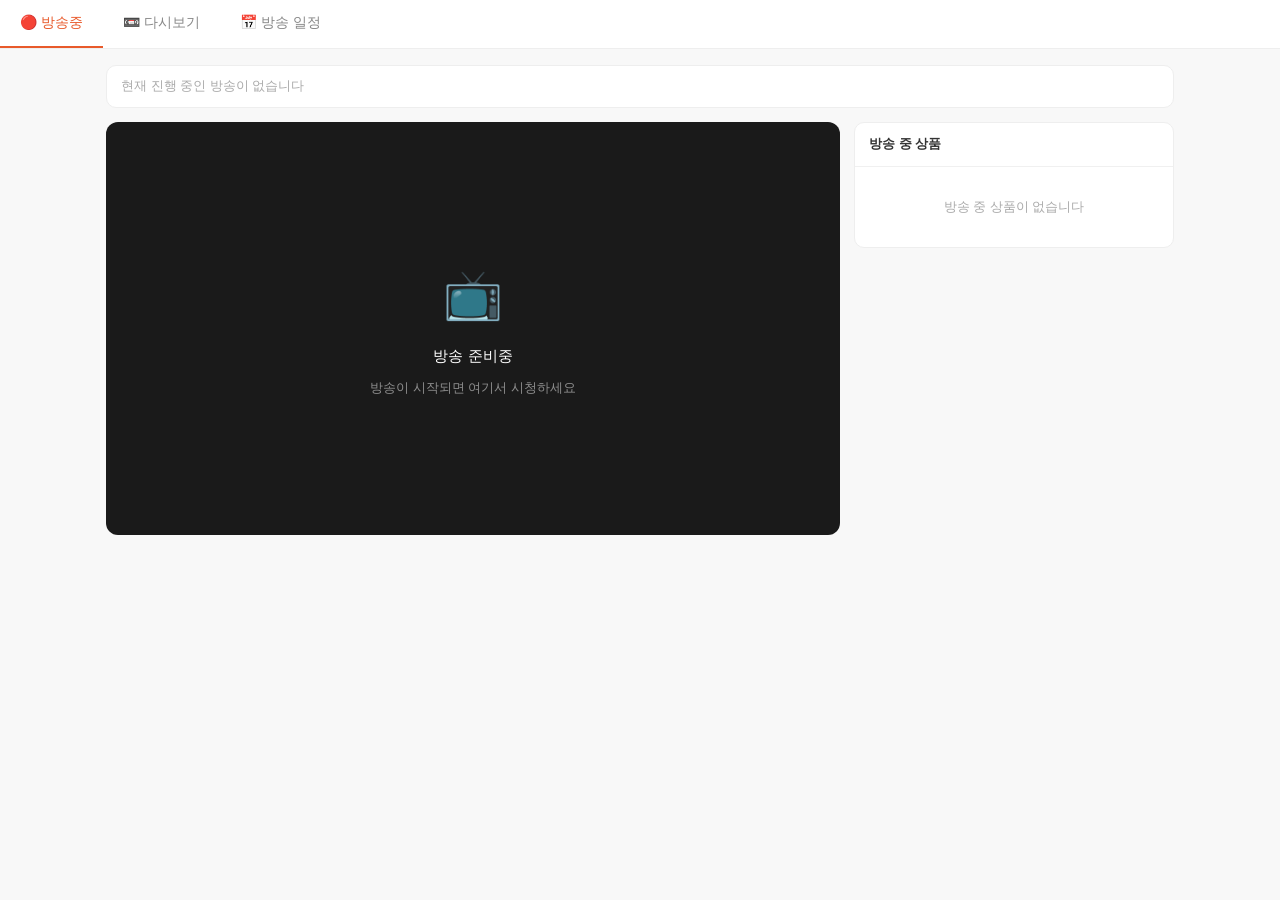
<file: live.html>
<!DOCTYPE html>
<html lang="ko">
<head>
  <meta charset="UTF-8">
  <meta name="viewport" content="width=device-width, initial-scale=1.0">
  <title>라이브쇼핑 - 담누리마켓</title>
  <link rel="stylesheet" href="css/style.css">
  <style>
    /* ===== 라이브 전용 스타일 ===== */
    .live-page { background: #f8f8f8; min-height: 100vh; }

    /* 라이브 탭 네비 */
    .live-nav {
      background: #fff;
      border-bottom: 1px solid #eee;
      display: flex;
      gap: 0;
      overflow-x: auto;
      -webkit-overflow-scrolling: touch;
      scrollbar-width: none;
    }
    .live-nav::-webkit-scrollbar { display: none; }
    .live-nav-btn {
      flex-shrink: 0;
      padding: 14px 20px;
      font-size: 14px;
      font-weight: 500;
      color: #888;
      border: none;
      background: none;
      cursor: pointer;
      border-bottom: 2px solid transparent;
      transition: all 0.2s;
      white-space: nowrap;
    }
    .live-nav-btn.active {
      color: #e85a2b;
      border-bottom-color: #e85a2b;
    }
    .live-section { display: none; }
    .live-section.active { display: block; }

    /* ===== LIVE 방송 중 섹션 ===== */
    .live-container {
      max-width: 1100px;
      margin: 0 auto;
      padding: 16px;
    }

    /* 라이브 상태 배너 */
    .live-status-bar {
      display: flex;
      align-items: center;
      gap: 10px;
      padding: 10px 14px;
      background: #fff;
      border-radius: 10px;
      margin-bottom: 14px;
      border: 1px solid #eee;
    }
    .live-dot {
      width: 10px; height: 10px;
      border-radius: 50%;
      background: #e8342b;
      animation: blink 1.2s infinite;
      flex-shrink: 0;
    }
    @keyframes blink { 0%,100%{opacity:1} 50%{opacity:0.3} }
    .live-status-text { font-size: 13px; font-weight: 600; color: #e8342b; }
    .live-status-sub { font-size: 12px; color: #888; margin-left: auto; }
    .live-status-none { font-size: 13px; color: #aaa; }

    /* 메인 레이아웃: 영상 + 사이드 */
    .live-main-layout {
      display: grid;
      grid-template-columns: 1fr 320px;
      gap: 14px;
      align-items: start;
    }
    @media (max-width: 768px) {
      .live-main-layout { grid-template-columns: 1fr; }
    }

    /* 영상 영역 */
    .video-wrapper {
      background: #111;
      border-radius: 12px;
      overflow: hidden;
      position: relative;
    }
    .video-wrapper iframe {
      width: 100%;
      aspect-ratio: 16/9;
      display: block;
      border: none;
    }
    .video-placeholder {
      aspect-ratio: 16/9;
      display: flex;
      flex-direction: column;
      align-items: center;
      justify-content: center;
      background: #1a1a1a;
      color: #fff;
      gap: 10px;
    }
    .video-placeholder .ph-icon { font-size: 48px; }
    .video-placeholder .ph-text { font-size: 15px; font-weight: 500; }
    .video-placeholder .ph-sub { font-size: 13px; color: rgba(255,255,255,0.5); }

    /* 타임딜 카운트다운 */
    .timedeal-bar {
      background: #fff3f0;
      border-top: 1px solid #ffd9d0;
      padding: 8px 14px;
      display: flex;
      align-items: center;
      justify-content: space-between;
    }
    .timedeal-bar .td-label { font-size: 12px; color: #c0392b; font-weight: 500; }
    .timedeal-bar .td-timer { font-size: 18px; font-weight: 700; color: #e85a2b; font-variant-numeric: tabular-nums; letter-spacing: 1px; }

    /* 사이드 패널 */
    .live-sidebar {
      display: flex;
      flex-direction: column;
      gap: 12px;
    }
    .sidebar-card {
      background: #fff;
      border-radius: 10px;
      border: 1px solid #eee;
      overflow: hidden;
    }
    .sidebar-card-title {
      padding: 11px 14px;
      font-size: 13px;
      font-weight: 600;
      color: #333;
      border-bottom: 1px solid #f0f0f0;
      display: flex;
      align-items: center;
      gap: 6px;
    }
    .sidebar-card-title .badge-live {
      font-size: 10px;
      background: #e8342b;
      color: #fff;
      padding: 2px 7px;
      border-radius: 10px;
      font-weight: 600;
    }

    /* 상품 아이템 */
    .live-product-item {
      padding: 10px 14px;
      display: flex;
      align-items: center;
      gap: 10px;
      border-bottom: 1px solid #f5f5f5;
      transition: background 0.15s;
    }
    .live-product-item:last-child { border-bottom: none; }
    .live-product-item:hover { background: #fafafa; }
    .live-product-item.featured { background: #fff8f6; }
    .lp-thumb {
      width: 52px; height: 52px;
      border-radius: 8px;
      object-fit: cover;
      background: #f5f5f5;
      flex-shrink: 0;
    }
    .lp-info { flex: 1; min-width: 0; }
    .lp-name { font-size: 13px; font-weight: 500; color: #222; white-space: nowrap; overflow: hidden; text-overflow: ellipsis; margin-bottom: 2px; }
    .lp-price-row { display: flex; align-items: center; gap: 5px; }
    .lp-price { font-size: 14px; font-weight: 700; color: #e85a2b; }
    .lp-original { font-size: 11px; color: #bbb; text-decoration: line-through; }
    .lp-discount { font-size: 10px; background: #fff0ec; color: #e85a2b; padding: 1px 5px; border-radius: 4px; font-weight: 600; }
    .btn-live-buy {
      padding: 6px 12px;
      background: #e85a2b;
      color: #fff;
      border: none;
      border-radius: 6px;
      font-size: 12px;
      font-weight: 600;
      cursor: pointer;
      white-space: nowrap;
      flex-shrink: 0;
      transition: background 0.15s;
    }
    .btn-live-buy:hover { background: #c9471e; }

    /* 모바일: 상품 가로 슬라이드 */
    .mobile-product-strip {
      display: none;
      overflow-x: auto;
      -webkit-overflow-scrolling: touch;
      scrollbar-width: none;
      padding: 10px 14px;
      gap: 10px;
    }
    .mobile-product-strip::-webkit-scrollbar { display: none; }
    @media (max-width: 768px) {
      .mobile-product-strip { display: flex; }
      .live-sidebar { display: none; }
      .timedeal-bar { display: flex; }
    }
    .mstrip-card {
      flex-shrink: 0;
      width: 100px;
      background: #fff;
      border-radius: 8px;
      border: 1px solid #eee;
      overflow: hidden;
      cursor: pointer;
    }
    .mstrip-card.featured { border-color: #e85a2b; }
    .mstrip-card img, .mstrip-card .mstrip-img {
      width: 100%;
      height: 70px;
      object-fit: cover;
      background: #f5f5f5;
      display: flex;
      align-items: center;
      justify-content: center;
      font-size: 24px;
    }
    .mstrip-info { padding: 5px 6px; }
    .mstrip-name { font-size: 11px; color: #333; white-space: nowrap; overflow: hidden; text-overflow: ellipsis; margin-bottom: 2px; }
    .mstrip-price { font-size: 12px; font-weight: 700; color: #e85a2b; }

    /* 모바일 하단 고정 구매버튼 */
    .mobile-buy-bar {
      display: none;
      position: sticky;
      bottom: 0;
      left: 0; right: 0;
      background: #fff;
      border-top: 1px solid #eee;
      padding: 10px 14px;
      z-index: 100;
    }
    @media (max-width: 768px) { .mobile-buy-bar { display: block; } }
    .mobile-buy-btn {
      display: block;
      width: 100%;
      padding: 13px;
      background: #e85a2b;
      color: #fff;
      border: none;
      border-radius: 10px;
      font-size: 15px;
      font-weight: 700;
      cursor: pointer;
      text-align: center;
    }

    /* ===== 다시보기 섹션 ===== */
    .vod-container {
      max-width: 1100px;
      margin: 0 auto;
      padding: 16px;
    }
    .vod-filter {
      display: flex;
      gap: 8px;
      margin-bottom: 16px;
      flex-wrap: wrap;
    }
    .vod-filter-btn {
      padding: 6px 14px;
      border-radius: 20px;
      border: 1px solid #ddd;
      font-size: 13px;
      cursor: pointer;
      background: #fff;
      color: #666;
      transition: all 0.15s;
    }
    .vod-filter-btn.active {
      background: #e85a2b;
      color: #fff;
      border-color: #e85a2b;
    }
    .vod-grid {
      display: grid;
      grid-template-columns: repeat(auto-fill, minmax(240px, 1fr));
      gap: 16px;
    }
    .vod-card {
      background: #fff;
      border-radius: 12px;
      border: 1px solid #eee;
      overflow: hidden;
      cursor: pointer;
      transition: transform 0.15s, box-shadow 0.15s;
    }
    .vod-card:hover { transform: translateY(-2px); box-shadow: 0 4px 16px rgba(0,0,0,0.08); }
    .vod-thumb-wrap {
      position: relative;
      aspect-ratio: 16/9;
      background: #1a1a1a;
      display: flex;
      align-items: center;
      justify-content: center;
      overflow: hidden;
    }
    .vod-thumb-wrap img { width: 100%; height: 100%; object-fit: cover; }
    .vod-thumb-placeholder { font-size: 36px; }
    .vod-duration {
      position: absolute;
      bottom: 7px; right: 8px;
      background: rgba(0,0,0,0.75);
      color: #fff;
      font-size: 11px;
      padding: 2px 7px;
      border-radius: 4px;
      font-weight: 500;
    }
    .vod-views {
      position: absolute;
      bottom: 7px; left: 8px;
      background: rgba(0,0,0,0.75);
      color: #fff;
      font-size: 11px;
      padding: 2px 7px;
      border-radius: 4px;
    }
    .vod-play-icon {
      position: absolute;
      width: 44px; height: 44px;
      border-radius: 50%;
      background: rgba(255,255,255,0.2);
      display: flex;
      align-items: center;
      justify-content: center;
    }
    .vod-play-icon svg { margin-left: 3px; }
    .vod-info { padding: 12px 14px; }
    .vod-title { font-size: 14px; font-weight: 600; color: #222; margin-bottom: 4px; line-height: 1.4; }
    .vod-meta { font-size: 12px; color: #999; margin-bottom: 8px; }
    .vod-tags { display: flex; gap: 5px; flex-wrap: wrap; margin-bottom: 6px; }
    .vod-tag { font-size: 11px; background: #f5f5f5; color: #666; padding: 2px 8px; border-radius: 10px; }
    .vod-sales { font-size: 12px; color: #e85a2b; font-weight: 600; }

    /* VOD 빈 상태 */
    .vod-empty {
      text-align: center;
      padding: 60px 20px;
      color: #aaa;
    }
    .vod-empty .empty-icon { font-size: 48px; margin-bottom: 12px; }
    .vod-empty p { font-size: 14px; }

    /* ===== 방송 일정 섹션 ===== */
    .schedule-container {
      max-width: 700px;
      margin: 0 auto;
      padding: 16px;
    }
    .schedule-item {
      background: #fff;
      border-radius: 10px;
      border: 1px solid #eee;
      padding: 14px 16px;
      display: flex;
      align-items: center;
      gap: 14px;
      margin-bottom: 10px;
      transition: border-color 0.15s;
    }
    .schedule-item.is-live { border-color: #e8342b; background: #fff8f8; }
    .schedule-time-block { min-width: 70px; text-align: center; }
    .schedule-date { font-size: 11px; color: #aaa; }
    .schedule-time { font-size: 15px; font-weight: 700; color: #333; }
    .schedule-body { flex: 1; min-width: 0; }
    .schedule-title { font-size: 14px; font-weight: 600; color: #222; margin-bottom: 3px; }
    .schedule-dealer { font-size: 12px; color: #888; }
    .badge-status {
      flex-shrink: 0;
      font-size: 11px;
      font-weight: 600;
      padding: 4px 10px;
      border-radius: 20px;
    }
    .badge-live-now { background: #e8342b; color: #fff; }
    .badge-upcoming { background: #e8f0fe; color: #1a73e8; }
    .badge-ended { background: #f0f0f0; color: #888; }

    /* 일정 없음 */
    .schedule-empty {
      text-align: center;
      padding: 60px 20px;
      color: #aaa;
    }

    /* 로딩 */
    .live-loading {
      text-align: center;
      padding: 40px;
      color: #aaa;
      font-size: 14px;
    }
    .spinner {
      display: inline-block;
      width: 24px; height: 24px;
      border: 2px solid #eee;
      border-top-color: #e85a2b;
      border-radius: 50%;
      animation: spin 0.6s linear infinite;
      margin-bottom: 10px;
    }
    @keyframes spin { to { transform: rotate(360deg); } }
  </style>
</head>
<body class="live-page">

  <!-- 헤더 (기존 사이트 공통 헤더 로드) -->
  <div id="header-placeholder"></div>

  <!-- 라이브 탭 네비 -->
  <div class="live-nav" id="live-nav">
    <button class="live-nav-btn active" onclick="switchTab('on-air', this)">🔴 방송중</button>
    <button class="live-nav-btn" onclick="switchTab('vod', this)">📼 다시보기</button>
    <button class="live-nav-btn" onclick="switchTab('schedule', this)">📅 방송 일정</button>
  </div>

  <!-- ===== ON AIR 섹션 ===== -->
  <div class="live-section active" id="tab-on-air">
    <div class="live-container">

      <!-- 상태 바 -->
      <div class="live-status-bar" id="live-status-bar">
        <div class="live-dot" id="live-dot" style="display:none;"></div>
        <span id="live-status-text" class="live-status-none">방송 정보를 불러오는 중...</span>
        <span class="live-status-sub" id="live-viewer-count"></span>
      </div>

      <!-- 메인 레이아웃 -->
      <div class="live-main-layout">

        <!-- 영상 영역 -->
        <div>
          <div class="video-wrapper" id="video-wrapper">
            <div class="video-placeholder" id="video-placeholder">
              <div class="ph-icon">📺</div>
              <div class="ph-text">방송 준비중</div>
              <div class="ph-sub">방송이 시작되면 여기서 시청하세요</div>
            </div>
          </div>

          <!-- 타임딜 (방송중일 때만 표시) -->
          <div class="timedeal-bar" id="timedeal-bar" style="display:none;">
            <span class="td-label">⏰ 라이브 특가 마감까지</span>
            <span class="td-timer" id="countdown-timer">00:00:00</span>
          </div>

          <!-- 모바일 상품 슬라이드 -->
          <div class="mobile-product-strip" id="mobile-product-strip">
            <!-- JS로 채워짐 -->
          </div>
        </div>

        <!-- PC 사이드 패널 -->
        <div class="live-sidebar">
          <div class="sidebar-card" id="sidebar-products">
            <div class="sidebar-card-title">
              방송 중 상품
              <span class="badge-live" id="sidebar-live-badge" style="display:none;">LIVE</span>
            </div>
            <div id="sidebar-product-list">
              <div class="live-loading">
                <div class="spinner"></div>
                <div>상품 불러오는 중...</div>
              </div>
            </div>
          </div>
        </div>
      </div>

      <!-- 모바일 하단 구매 버튼 -->
      <div class="mobile-buy-bar" id="mobile-buy-bar" style="display:none;">
        <button class="mobile-buy-btn" id="mobile-buy-btn" onclick="mobileBuy()">
          상품을 선택해 구매하세요
        </button>
      </div>

    </div>
  </div>

  <!-- ===== 다시보기 섹션 ===== -->
  <div class="live-section" id="tab-vod">
    <div class="vod-container">

      <!-- 필터 -->
      <div class="vod-filter" id="vod-filter">
        <button class="vod-filter-btn active" onclick="filterVod('전체', this)">전체</button>
        <!-- 대리점 필터는 JS로 동적 추가 -->
      </div>

      <!-- VOD 그리드 -->
      <div id="vod-grid" class="vod-grid">
        <div class="live-loading" style="grid-column:1/-1;">
          <div class="spinner"></div>
          <div>다시보기 불러오는 중...</div>
        </div>
      </div>

    </div>
  </div>

  <!-- ===== 방송 일정 섹션 ===== -->
  <div class="live-section" id="tab-schedule">
    <div class="schedule-container">
      <div id="schedule-list">
        <div class="live-loading">
          <div class="spinner"></div>
          <div>일정 불러오는 중...</div>
        </div>
      </div>
    </div>
  </div>

  <!-- 기존 JS 파일 로드 -->
  <script src="js/config.js"></script>
  <script src="js/sheets.js"></script>
  <script src="js/app.js"></script>

  <script>
  // ============================================================
  // 라이브쇼핑 메인 로직
  // ============================================================

  // 현재 선택된 상품 (모바일 구매버튼용)
  let selectedProduct = null;
  let countdownInterval = null;
  let allBroadcasts = [];

  // ---- 탭 전환 ----
  function switchTab(tabId, btn) {
    document.querySelectorAll('.live-section').forEach(s => s.classList.remove('active'));
    document.querySelectorAll('.live-nav-btn').forEach(b => b.classList.remove('active'));
    document.getElementById('tab-' + tabId).classList.add('active');
    btn.classList.add('active');
  }

  // ---- Apps Script에서 라이브방송 시트 데이터 불러오기 ----
  async function loadLiveData() {
    try {
      const url = CONFIG.APPS_SCRIPT_URL + '?action=getLiveBroadcasts';
      const res = await fetch(url);
      const data = await res.json();
      if (data.success) {
        allBroadcasts = data.broadcasts || [];
        renderOnAir();
        renderVod();
        renderSchedule();
      }
    } catch(e) {
      console.log('라이브 데이터 로드 오류:', e);
      renderOnAirEmpty();
      renderVodEmpty();
      renderScheduleEmpty();
    }
  }

  // ---- ON AIR 렌더링 ----
  function renderOnAir() {
    const now = new Date();
    const live = allBroadcasts.find(b => b.상태 === '진행중');

    if (!live) {
      renderOnAirEmpty();
      return;
    }

    // 상태바 업데이트
    document.getElementById('live-dot').style.display = 'block';
    document.getElementById('live-status-text').textContent = live.제목;
    document.getElementById('live-status-text').style.color = '#e8342b';
    document.getElementById('live-status-text').className = 'live-status-text';
    if (live.시청자수) {
      document.getElementById('live-viewer-count').textContent = live.시청자수 + '명 시청중';
    }

    // 유튜브 영상 임베드
    if (live.유튜브URL) {
      const videoId = extractYoutubeId(live.유튜브URL);
      if (videoId) {
        document.getElementById('video-wrapper').innerHTML = `
          <iframe
            src="https://www.youtube.com/embed/${videoId}?autoplay=0&rel=0"
            allow="accelerometer; autoplay; clipboard-write; encrypted-media; gyroscope; picture-in-picture"
            allowfullscreen>
          </iframe>
        `;
      }
    }

    // 타임딜 카운트다운
    if (live.마감시각) {
      document.getElementById('timedeal-bar').style.display = 'flex';
      startCountdown(live.마감시각);
    }

    // 상품 목록 파싱
    const productIds = live.연결상품ID ? live.연결상품ID.split(',').map(s => s.trim()) : [];
    loadLiveProducts(productIds, live.특가정보);
  }

  function renderOnAirEmpty() {
    document.getElementById('live-dot').style.display = 'none';
    document.getElementById('live-status-text').textContent = '현재 진행 중인 방송이 없습니다';
    document.getElementById('live-status-text').style.color = '#aaa';
    document.getElementById('sidebar-product-list').innerHTML = `
      <div style="padding:30px;text-align:center;color:#aaa;font-size:13px;">
        방송 중 상품이 없습니다
      </div>
    `;
    document.getElementById('mobile-product-strip').innerHTML = '';
  }

  // ---- 라이브 상품 불러오기 ----
  async function loadLiveProducts(productIds, saleInfo) {
    try {
      const allProducts = await ProductAPI.getAll();
      let products = productIds.length > 0
        ? allProducts.filter(p => productIds.includes(String(p.id)))
        : allProducts.slice(0, 5);

      // 특가 정보 파싱 (예: "1:22000,2:19000")
      const saleMap = {};
      if (saleInfo) {
        saleInfo.split(',').forEach(pair => {
          const [id, price] = pair.split(':');
          if (id && price) saleMap[id.trim()] = parseInt(price.trim());
        });
      }

      products = products.map(p => ({
        ...p,
        livePrice: saleMap[String(p.id)] || p.salePrice || p.price
      }));

      renderProductSidebar(products);
      renderMobileStrip(products);

      // 첫 번째 상품 기본 선택
      if (products.length > 0) {
        selectProduct(products[0]);
      }

      document.getElementById('sidebar-live-badge').style.display = 'inline-block';

    } catch(e) {
      document.getElementById('sidebar-product-list').innerHTML = `
        <div style="padding:20px;text-align:center;color:#aaa;font-size:13px;">상품 불러오기 실패</div>
      `;
    }
  }

  function renderProductSidebar(products) {
    const html = products.map((p, i) => `
      <div class="live-product-item ${i === 0 ? 'featured' : ''}" id="lp-${p.id}" onclick="selectProduct(${JSON.stringify(p).replace(/"/g,'&quot;')})">
        <img class="lp-thumb" src="${p.image}" alt="${p.name}" onerror="this.src='https://via.placeholder.com/52x52?text=상품'">
        <div class="lp-info">
          <div class="lp-name">${p.name}</div>
          <div class="lp-price-row">
            <span class="lp-price">${p.livePrice.toLocaleString()}원</span>
            ${p.price > p.livePrice ? `<span class="lp-original">${p.price.toLocaleString()}원</span>` : ''}
            ${p.price > p.livePrice ? `<span class="lp-discount">${Math.round((1-p.livePrice/p.price)*100)}%</span>` : ''}
          </div>
        </div>
        <button class="btn-live-buy" onclick="event.stopPropagation(); buyNow(${JSON.stringify(p).replace(/"/g,'&quot;')}, ${p.livePrice})">구매</button>
      </div>
    `).join('');
    document.getElementById('sidebar-product-list').innerHTML = html;
  }

  function renderMobileStrip(products) {
    const strip = document.getElementById('mobile-product-strip');
    strip.innerHTML = products.map((p, i) => `
      <div class="mstrip-card ${i===0?'featured':''}" onclick="selectProduct(${JSON.stringify(p).replace(/"/g,'&quot;')})">
        <img src="${p.image}" style="width:100%;height:70px;object-fit:cover;" onerror="this.style.display='none'" alt="${p.name}">
        <div class="mstrip-info">
          <div class="mstrip-name">${p.name}</div>
          <div class="mstrip-price">${p.livePrice.toLocaleString()}원</div>
        </div>
      </div>
    `).join('');
  }

  function selectProduct(product) {
    selectedProduct = product;
    // 모바일 구매 버튼 업데이트
    const bar = document.getElementById('mobile-buy-bar');
    const btn = document.getElementById('mobile-buy-btn');
    bar.style.display = 'block';
    btn.textContent = `${product.name} · ${product.livePrice.toLocaleString()}원 구매`;
    // 사이드바 하이라이트
    document.querySelectorAll('.live-product-item').forEach(el => el.classList.remove('featured'));
    const el = document.getElementById('lp-' + product.id);
    if (el) el.classList.add('featured');
  }

  function mobileBuy() {
    if (!selectedProduct) return;
    buyNow(selectedProduct, selectedProduct.livePrice);
  }

  function buyNow(product, price) {
    // 장바구니에 담고 주문 페이지로
    const p = { ...product, salePrice: price };
    Cart.add(p, 1);
    window.location.href = dealerUrl('order.html');
  }

  // ---- VOD 다시보기 렌더링 ----
  function renderVod() {
    const vods = allBroadcasts.filter(b => b.상태 === '종료' && b.유튜브URL);

    // 대리점 필터 버튼 동적 생성
    const dealers = [...new Set(vods.map(v => v.대리점명).filter(Boolean))];
    const filterEl = document.getElementById('vod-filter');
    dealers.forEach(d => {
      const btn = document.createElement('button');
      btn.className = 'vod-filter-btn';
      btn.textContent = d;
      btn.onclick = function() { filterVod(d, this); };
      filterEl.appendChild(btn);
    });

    renderVodGrid(vods);
  }

  function renderVodGrid(vods) {
    const grid = document.getElementById('vod-grid');
    if (!vods.length) {
      grid.innerHTML = `
        <div class="vod-empty" style="grid-column:1/-1;">
          <div class="empty-icon">📼</div>
          <p>아직 다시보기 영상이 없습니다<br>첫 번째 라이브 방송 후 등록됩니다</p>
        </div>
      `;
      return;
    }
    grid.innerHTML = vods.map(v => {
      const videoId = extractYoutubeId(v.유튜브URL);
      const thumb = videoId ? `https://img.youtube.com/vi/${videoId}/mqdefault.jpg` : '';
      return `
        <div class="vod-card" data-dealer="${v.대리점명||''}" onclick="openVod('${v.유튜브URL}')">
          <div class="vod-thumb-wrap">
            ${thumb
              ? `<img src="${thumb}" alt="${v.제목}">`
              : `<div class="vod-thumb-placeholder">📺</div>`
            }
            <div class="vod-play-icon">
              <svg width="16" height="16" viewBox="0 0 24 24" fill="white"><path d="M8 5v14l11-7z"/></svg>
            </div>
            ${v.방송길이 ? `<div class="vod-duration">${v.방송길이}</div>` : ''}
            ${v.조회수 ? `<div class="vod-views">${parseInt(v.조회수).toLocaleString()}회</div>` : ''}
          </div>
          <div class="vod-info">
            <div class="vod-title">${v.제목}</div>
            <div class="vod-meta">${v.대리점명||'담누리마켓'} · ${formatDate(v.방송일시)}</div>
            ${v.연결상품명 ? `<div class="vod-tags">${v.연결상품명.split(',').map(t=>`<span class="vod-tag">${t.trim()}</span>`).join('')}</div>` : ''}
            ${v.방송매출 ? `<div class="vod-sales">방송 매출 ${parseInt(v.방송매출).toLocaleString()}원</div>` : ''}
          </div>
        </div>
      `;
    }).join('');
  }

  function filterVod(dealer, btn) {
    document.querySelectorAll('.vod-filter-btn').forEach(b => b.classList.remove('active'));
    btn.classList.add('active');
    const vods = allBroadcasts.filter(b => b.상태 === '종료' && b.유튜브URL);
    const filtered = dealer === '전체' ? vods : vods.filter(v => v.대리점명 === dealer);
    renderVodGrid(filtered);
  }

  function openVod(url) {
    window.open(url, '_blank');
  }

  function renderVodEmpty() {
    document.getElementById('vod-grid').innerHTML = `
      <div class="vod-empty" style="grid-column:1/-1;">
        <div class="empty-icon">📼</div>
        <p>아직 다시보기 영상이 없습니다</p>
      </div>
    `;
  }

  // ---- 방송 일정 렌더링 ----
  function renderSchedule() {
    const now = new Date();
    const schedules = allBroadcasts
      .filter(b => b.상태 === '진행중' || b.상태 === '예정')
      .sort((a, b) => new Date(a.방송일시) - new Date(b.방송일시));

    const list = document.getElementById('schedule-list');
    if (!schedules.length) {
      renderScheduleEmpty();
      return;
    }

    list.innerHTML = schedules.map(s => {
      const isLive = s.상태 === '진행중';
      const dt = new Date(s.방송일시);
      return `
        <div class="schedule-item ${isLive ? 'is-live' : ''}">
          <div class="schedule-time-block">
            <div class="schedule-date">${formatDateShort(dt)}</div>
            <div class="schedule-time">${formatTime(dt)}</div>
          </div>
          <div class="schedule-body">
            <div class="schedule-title">${s.제목}</div>
            <div class="schedule-dealer">${s.대리점명||'담누리마켓'} · 유튜브 라이브</div>
          </div>
          <span class="badge-status ${isLive ? 'badge-live-now' : 'badge-upcoming'}">
            ${isLive ? '● LIVE' : '예정'}
          </span>
        </div>
      `;
    }).join('');
  }

  function renderScheduleEmpty() {
    document.getElementById('schedule-list').innerHTML = `
      <div class="schedule-empty">
        <div style="font-size:40px;margin-bottom:12px;">📅</div>
        <p style="font-size:14px;color:#aaa;">예정된 방송이 없습니다<br>곧 새로운 방송 일정을 공개할게요!</p>
      </div>
    `;
  }

  // ---- 카운트다운 타이머 ----
  function startCountdown(endTimeStr) {
    if (countdownInterval) clearInterval(countdownInterval);
    const endTime = new Date(endTimeStr);
    function update() {
      const now = new Date();
      const diff = Math.max(0, endTime - now);
      const h = String(Math.floor(diff / 3600000)).padStart(2, '0');
      const m = String(Math.floor((diff % 3600000) / 60000)).padStart(2, '0');
      const s = String(Math.floor((diff % 60000) / 1000)).padStart(2, '0');
      const el = document.getElementById('countdown-timer');
      if (el) el.textContent = `${h}:${m}:${s}`;
      if (diff === 0) clearInterval(countdownInterval);
    }
    update();
    countdownInterval = setInterval(update, 1000);
  }

  // ---- 유튜브 ID 추출 ----
  function extractYoutubeId(url) {
    if (!url) return null;
    const patterns = [
      /(?:youtube\.com\/watch\?v=|youtu\.be\/|youtube\.com\/live\/)([^&\n?#]+)/,
      /youtube\.com\/embed\/([^&\n?#]+)/
    ];
    for (const p of patterns) {
      const m = url.match(p);
      if (m) return m[1];
    }
    return null;
  }

  // ---- 날짜 포맷 ----
  function formatDate(str) {
    if (!str) return '';
    const d = new Date(str);
    return `${d.getMonth()+1}/${d.getDate()}`;
  }
  function formatDateShort(d) {
    const days = ['일','월','화','수','목','금','토'];
    return `${d.getMonth()+1}/${d.getDate()}(${days[d.getDay()]})`;
  }
  function formatTime(d) {
    const h = d.getHours();
    const m = String(d.getMinutes()).padStart(2, '0');
    return `${h >= 12 ? '오후' : '오전'} ${h > 12 ? h-12 : h}:${m}`;
  }

  // ---- 초기화 ----
  document.addEventListener('DOMContentLoaded', () => {
    Cart.init();
    loadLiveData();
  });
  </script>

</body>
</html>
</file>
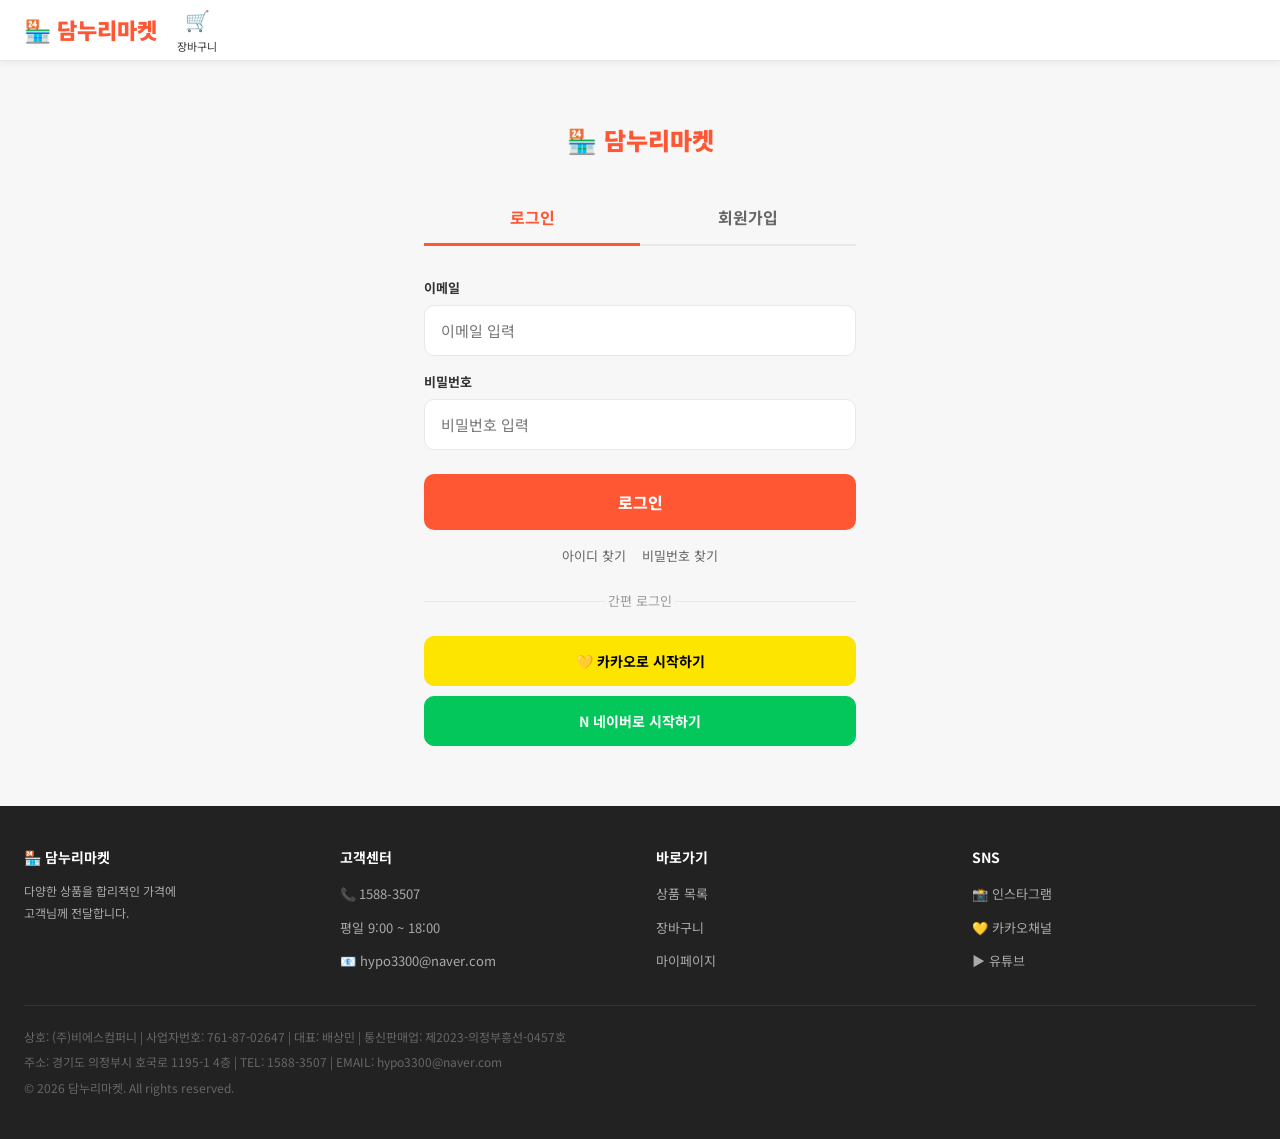
<file: mypage.html>
<!DOCTYPE html>
<html lang="ko">
<head>
  <meta charset="UTF-8">
  <meta http-equiv="Content-Security-Policy" content="upgrade-insecure-requests; script-src 'self' 'unsafe-eval' 'unsafe-inline' https:">
  <meta name="viewport" content="width=device-width, initial-scale=1.0">
  <title>마이페이지 - 담누리마켓</title>
  <link href="https://fonts.googleapis.com/css2?family=Noto+Sans+KR:wght@300;400;500;600;700;800;900&display=swap" rel="stylesheet">
  <link rel="stylesheet" href="css/style.css">
  <style>
    .auth-wrap { max-width: 480px; margin: 60px auto; padding: 0 24px; }
    .auth-logo { text-align: center; margin-bottom: 32px; }
    .auth-logo a { font-size: 24px; font-weight: 900; color: var(--accent); }
    .auth-tabs { display: flex; border-bottom: 2px solid var(--border); margin-bottom: 32px; }
    .auth-tab { flex: 1; padding: 14px; text-align: center; font-size: 16px; font-weight: 700; color: var(--gray); border: none; background: none; cursor: pointer; border-bottom: 3px solid transparent; margin-bottom: -2px; transition: var(--transition); }
    .auth-tab.active { color: var(--accent); border-bottom-color: var(--accent); }
    .auth-panel { display: none; }
    .auth-panel.active { display: block; }
    .form-group { margin-bottom: 16px; }
    .form-group label { display: block; font-size: 13px; font-weight: 700; margin-bottom: 6px; color: var(--gray-dark); }
    .form-group input { width: 100%; padding: 14px 16px; border: 1.5px solid var(--border); border-radius: 10px; font-size: 15px; font-family: var(--font-main); outline: none; transition: var(--transition); box-sizing: border-box; }
    .form-group input:focus { border-color: var(--accent); }
    .btn-auth { width: 100%; padding: 16px; background: var(--accent); color: #fff; border: none; border-radius: 10px; font-size: 16px; font-weight: 800; cursor: pointer; margin-top: 8px; transition: var(--transition); }
    .btn-auth:hover { background: var(--accent-dark); transform: translateY(-1px); }
    .social-divider { text-align: center; color: var(--gray-light); font-size: 13px; margin: 24px 0; position: relative; }
    .social-divider::before,.social-divider::after { content:''; position:absolute; top:50%; width:42%; height:1px; background:var(--border); }
    .social-divider::before { left:0; } .social-divider::after { right:0; }
    .social-btns { display: flex; flex-direction: column; gap: 10px; }
    .btn-social { padding:14px; border:1.5px solid var(--border); border-radius:10px; font-size:14px; font-weight:700; cursor:pointer; display:flex; align-items:center; justify-content:center; gap:10px; transition:var(--transition); background:#fff; }
    .btn-social:hover { border-color:var(--accent); }
    .btn-kakao { background:#FEE500; border-color:#FEE500; }
    .btn-naver { background:#03C75A; color:#fff; border-color:#03C75A; }
    .terms-note { font-size:11px; color:var(--gray-light); text-align:center; margin-top:16px; line-height:1.8; }
    .terms-note a { color:var(--accent); }
    .find-links { display:flex; justify-content:center; gap:16px; margin-top:16px; font-size:13px; }
    .find-links a { color:var(--gray); cursor:pointer; }

    .find-modal-overlay { display:none; position:fixed; inset:0; background:rgba(0,0,0,0.5); z-index:2000; align-items:center; justify-content:center; padding:16px; }
    .find-modal-overlay.open { display:flex; }
    .find-modal-box { background:#fff; border-radius:16px; width:100%; max-width:420px; overflow:hidden; }
    .find-modal-tabs { display:flex; border-bottom:2px solid var(--border); }
    .find-tab { flex:1; padding:14px; text-align:center; font-size:15px; font-weight:700; color:var(--gray); border:none; background:none; cursor:pointer; border-bottom:3px solid transparent; margin-bottom:-2px; transition:var(--transition); }
    .find-tab.active { color:var(--accent); border-bottom-color:var(--accent); }
    .find-panel { display:none; padding:24px; }
    .find-panel.active { display:block; }
    .find-form-group { margin-bottom:14px; }
    .find-form-group label { display:block; font-size:13px; font-weight:700; margin-bottom:6px; color:var(--gray-dark); }
    .find-form-group input { width:100%; padding:12px 14px; border:1.5px solid var(--border); border-radius:8px; font-size:14px; font-family:var(--font-main); outline:none; box-sizing:border-box; transition:var(--transition); }
    .find-form-group input:focus { border-color:var(--accent); }
    .btn-find { width:100%; padding:13px; background:var(--accent); color:#fff; border:none; border-radius:8px; font-size:15px; font-weight:800; cursor:pointer; margin-top:4px; }
    .find-result { margin-top:16px; padding:14px 16px; border-radius:10px; font-size:14px; display:none; }
    .find-result.success { background:#d1fae5; border:1px solid #6ee7b7; color:#065f46; }
    .find-result.error   { background:#fee2e2; border:1px solid #fca5a5; color:#991b1b; }
    .find-modal-head { display:flex; align-items:center; justify-content:space-between; padding:20px 24px 0; }
    .find-modal-head h2 { font-size:17px; font-weight:900; }
    .find-modal-close { background:none; border:none; font-size:26px; cursor:pointer; color:var(--gray); line-height:1; }

    .mypage-wrap { max-width: 900px; margin: 32px auto; padding: 0 24px; }
    .mypage-header { display:flex; align-items:center; gap:20px; background:linear-gradient(135deg, var(--accent), #FF8C00); color:#fff; border-radius:16px; padding:28px; margin-bottom:24px; }
    .mypage-avatar { width:72px; height:72px; border-radius:50%; background:rgba(255,255,255,0.3); display:flex; align-items:center; justify-content:center; font-size:36px; }
    .mypage-name { font-size:22px; font-weight:900; }
    .mypage-grade { font-size:13px; opacity:0.9; margin-top:4px; }
    .mypage-stats { display:grid; grid-template-columns:repeat(4,1fr); gap:12px; margin-bottom:16px; }
    .stat-card { background:#fff; border:1.5px solid var(--border); border-radius:12px; padding:20px; text-align:center; cursor:pointer; transition:var(--transition); }
    .stat-card:hover { border-color:var(--accent); }
    .stat-num { font-size:28px; font-weight:900; color:var(--accent); }
    .stat-label { font-size:12px; color:var(--gray); margin-top:4px; }

    .referral-box { background: linear-gradient(135deg, #667eea, #764ba2); color: #fff; border-radius: 16px; padding: 24px; margin-bottom: 16px; display: flex; align-items: center; justify-content: space-between; gap: 16px; flex-wrap: wrap; }
    .referral-left .referral-title { font-size: 15px; font-weight: 800; margin-bottom: 4px; }
    .referral-left .referral-sub { font-size: 12px; opacity: 0.85; line-height: 1.6; }
    .referral-right { display: flex; flex-direction: column; gap: 8px; align-items: flex-end; }
    .referral-code-display { background: rgba(255,255,255,0.2); border: 1.5px solid rgba(255,255,255,0.4); border-radius: 10px; padding: 10px 18px; font-size: 20px; font-weight: 900; letter-spacing: 3px; font-family: monospace; text-align: center; min-width: 160px; }
    .referral-btns { display: flex; gap: 8px; }
    .btn-ref { padding: 8px 14px; border-radius: 8px; font-size: 12px; font-weight: 700; cursor: pointer; border: none; transition: var(--transition); }
    .btn-copy { background: rgba(255,255,255,0.9); color: #764ba2; }
    .btn-share { background: #fff; color: #764ba2; }
    .btn-copy:hover,.btn-share:hover { transform: translateY(-1px); }
    .referral-stats { display: flex; gap: 16px; margin-top: 8px; }
    .ref-stat { text-align: center; }
    .ref-stat-num { font-size: 18px; font-weight: 900; }
    .ref-stat-label { font-size: 11px; opacity: 0.8; }

    .benefit-info { background: #f0f4ff; border: 1.5px solid #c7d2fe; border-radius: 12px; padding: 16px 20px; margin-bottom: 16px; font-size: 13px; }
    .benefit-info .bi-title { font-weight: 800; color: #4338ca; margin-bottom: 8px; font-size: 14px; }
    .benefit-row { display: flex; align-items: center; gap: 8px; padding: 4px 0; color: #374151; }
    .benefit-row .badge { background: #4338ca; color: #fff; border-radius: 20px; padding: 2px 8px; font-size: 11px; font-weight: 700; }

    .mypage-menu { display:grid; grid-template-columns:repeat(2,1fr); gap:12px; }
    .menu-card { background:#fff; border:1.5px solid var(--border); border-radius:12px; padding:20px; display:flex; align-items:center; gap:14px; cursor:pointer; transition:var(--transition); }
    .menu-card:hover { border-color:var(--accent); background:#fff5f2; }
    .menu-icon { font-size:28px; }
    .menu-title { font-size:15px; font-weight:700; }
    .menu-desc { font-size:12px; color:var(--gray); margin-top:2px; }

    .modal-overlay { display:none; position:fixed; inset:0; background:rgba(0,0,0,0.5); z-index:1000; align-items:center; justify-content:center; padding:16px; }
    .modal-overlay.open { display:flex; }
    .modal-box { background:#fff; border-radius:16px; width:100%; max-width:680px; max-height:85vh; display:flex; flex-direction:column; overflow:hidden; }
    .modal-head { display:flex; align-items:center; justify-content:space-between; padding:20px 24px; border-bottom:1px solid var(--border); flex-shrink:0; }
    .modal-head h2 { font-size:18px; font-weight:900; }
    .modal-close { background:none; border:none; font-size:28px; cursor:pointer; color:var(--gray); line-height:1; padding:0; }
    .modal-body { padding:24px; overflow-y:auto; flex:1; }

    .order-card { border:1.5px solid var(--border); border-radius:12px; padding:16px; margin-bottom:12px; }
    .order-card-head { display:flex; justify-content:space-between; align-items:center; margin-bottom:10px; }
    .order-no { font-size:12px; color:var(--gray); }
    .order-status { font-size:12px; font-weight:700; padding:4px 10px; border-radius:20px; }
    .s-결제대기{background:#fff3cd;color:#856404;} .s-결제완료{background:#d1fae5;color:#065f46;}
    .s-상품준비{background:#dbeafe;color:#1e40af;} .s-배송중{background:#ede9fe;color:#5b21b6;}
    .s-배송완료{background:#f3f4f6;color:#374151;} .s-취소{background:#fee2e2;color:#991b1b;}
    .order-product { font-size:14px; font-weight:700; margin-bottom:4px; }
    .order-meta { font-size:12px; color:var(--gray); }
    .order-amount { font-size:16px; font-weight:900; color:var(--accent); margin-top:8px; }

    .delivery-steps { display:flex; flex-direction:column; }
    .d-step { display:flex; gap:14px; }
    .d-step-left { display:flex; flex-direction:column; align-items:center; }
    .d-dot { width:16px; height:16px; border-radius:50%; background:#ddd; flex-shrink:0; margin-top:2px; }
    .d-dot.done{background:var(--accent);} .d-dot.cur{background:var(--accent);box-shadow:0 0 0 4px rgba(255,87,51,0.2);}
    .d-line { width:2px; height:36px; background:#ddd; }
    .d-line.done { background:var(--accent); }
    .d-step-right { padding-bottom:28px; }
    .d-title { font-size:14px; font-weight:700; }
    .d-desc { font-size:12px; color:var(--gray); margin-top:2px; }

    .wish-grid { display:grid; grid-template-columns:repeat(2,1fr); gap:12px; }
    .wish-card { border:1.5px solid var(--border); border-radius:10px; overflow:hidden; cursor:pointer; transition:var(--transition); }
    .wish-card:hover { border-color:var(--accent); }
    .wish-card img { width:100%; height:120px; object-fit:cover; }
    .wish-info { padding:10px; }
    .wish-name { font-size:13px; font-weight:700; margin-bottom:4px; }
    .wish-price { font-size:14px; font-weight:900; color:var(--accent); }
    .wish-del { float:right; background:none; border:none; color:var(--gray); cursor:pointer; font-size:16px; }

    .review-card { border:1.5px solid var(--border); border-radius:10px; padding:14px; margin-bottom:10px; }
    .review-stars { color:#FFB800; font-size:14px; margin-bottom:6px; }
    .review-content { font-size:14px; line-height:1.6; }
    .review-date { font-size:11px; color:var(--gray-light); margin-top:6px; }

    .point-box { background:linear-gradient(135deg,var(--accent),#FF8C00); color:#fff; border-radius:14px; padding:24px; text-align:center; margin-bottom:20px; }
    .point-num { font-size:36px; font-weight:900; }
    .point-label { font-size:13px; opacity:0.9; margin-top:4px; }
    .point-history { border:1.5px solid var(--border); border-radius:10px; overflow:hidden; }
    .point-row { display:flex; justify-content:space-between; align-items:center; padding:12px 16px; border-bottom:1px solid var(--border); font-size:13px; }
    .point-row:last-child { border-bottom:none; }
    .pt-plus { color:#065f46; font-weight:700; }
    .pt-minus { color:#991b1b; font-weight:700; }

    .info-form .form-group input { padding:12px 14px; font-size:14px; }
    .btn-save { width:100%; padding:14px; background:var(--accent); color:#fff; border:none; border-radius:10px; font-size:15px; font-weight:800; cursor:pointer; margin-top:8px; }

    .ref-history-row { display:flex; justify-content:space-between; align-items:center; padding:12px 0; border-bottom:1px solid var(--border); font-size:14px; }
    .ref-history-row:last-child { border-bottom:none; }

    .empty-state { text-align:center; padding:40px 20px; color:var(--gray); }
    .empty-icon { font-size:48px; margin-bottom:12px; }
    .loading-txt { text-align:center; padding:40px; color:var(--gray); font-size:14px; }

    @media (max-width:768px) {
      .mypage-stats { grid-template-columns:repeat(2,1fr); }
      .mypage-menu { grid-template-columns:1fr; }
      .wish-grid { grid-template-columns:1fr; }
      .referral-box { flex-direction:column; }
      .referral-right { align-items:flex-start; }
    }
  </style>
</head>
<body>
<header class="header">
  <div class="header-main">
    <a href="index.html" class="header-logo"><span>🏪</span><span id="store-name">담누리마켓</span></a>
    <div class="header-icons">
      <a href="cart.html" class="header-icon"><span class="icon-emoji">🛒</span><span>장바구니</span><span class="cart-badge">0</span></a>
    </div>
  </div>
</header>

<main>
  <!-- 로그인/회원가입 -->
  <div class="auth-wrap" id="auth-section">
    <div class="auth-logo"><a href="index.html">🏪 <span id="auth-store-name">담누리마켓</span></a></div>
    <div class="auth-tabs">
      <button class="auth-tab active" onclick="switchAuth('login',this)">로그인</button>
      <button class="auth-tab" onclick="switchAuth('signup',this)">회원가입</button>
    </div>
    <div class="auth-panel active" id="panel-login">
      <div class="form-group"><label>이메일</label><input type="email" id="login-email" placeholder="이메일 입력"></div>
      <div class="form-group"><label>비밀번호</label><input type="password" id="login-pw" placeholder="비밀번호 입력" onkeydown="if(event.key==='Enter')doLogin()"></div>
      <button class="btn-auth" onclick="doLogin()">로그인</button>
      <div class="find-links"><a href="#" onclick="openFindModal('id')">아이디 찾기</a><a href="#" onclick="openFindModal('pw')">비밀번호 찾기</a></div>
      <div class="social-divider">간편 로그인</div>
      <div class="social-btns">
        <button class="btn-social btn-kakao" onclick="alert('카카오 로그인은 준비 중입니다')">💛 카카오로 시작하기</button>
        <button class="btn-social btn-naver" onclick="alert('네이버 로그인은 준비 중입니다')">N 네이버로 시작하기</button>
      </div>
    </div>
    <div class="auth-panel" id="panel-signup">
      <div class="form-group"><label>이름 *</label><input type="text" id="signup-name" placeholder="실명 입력"></div>
      <div class="form-group"><label>이메일 *</label><input type="email" id="signup-email" placeholder="이메일 입력"></div>
      <div class="form-group"><label>비밀번호 *</label><input type="password" id="signup-pw" placeholder="8자 이상 입력"></div>
      <div class="form-group"><label>비밀번호 확인 *</label><input type="password" id="signup-pw2" placeholder="비밀번호 재입력"></div>
      <div class="form-group"><label>연락처</label><input type="tel" id="signup-phone" placeholder="010-0000-0000"></div>
      <div class="form-group">
        <label>🎁 추천인 코드 <span style="font-weight:400;color:#6366f1;">(선택 · 입력 시 1,000P 즉시 지급)</span></label>
        <input type="text" id="signup-ref" placeholder="예: REFA3K9XZ" style="border-color:#c7d2fe;background:#f8f7ff;letter-spacing:2px;">
        <span style="font-size:11px;color:#6366f1;margin-top:3px;display:block;">추천인 코드가 있으면 입력하세요 · 없으면 비워두세요</span>
      </div>
      <button class="btn-auth" onclick="doSignup()">회원가입</button>
      <div class="terms-note">가입 시 <a href="terms.html">이용약관</a> 및 <a href="privacy.html">개인정보처리방침</a>에 동의하는 것으로 간주합니다.</div>
    </div>
  </div>

  <!-- 마이페이지 -->
  <div class="mypage-wrap" id="mypage-section" style="display:none;">
    <div class="mypage-header">
      <div class="mypage-avatar">👤</div>
      <div>
        <div class="mypage-name" id="mp-name">회원님</div>
        <div class="mypage-grade">🌟 일반 회원 | 가입일: <span id="mp-date">-</span></div>
      </div>
      <button onclick="doLogout()" style="margin-left:auto;padding:8px 16px;background:rgba(255,255,255,0.2);color:#fff;border:1px solid rgba(255,255,255,0.4);border-radius:8px;cursor:pointer;font-size:13px;">로그아웃</button>
    </div>

    <div class="mypage-stats">
      <div class="stat-card" onclick="openModal('orders')"><div class="stat-num" id="stat-orders">0</div><div class="stat-label">주문</div></div>
      <div class="stat-card" onclick="openModal('delivery')"><div class="stat-num" id="stat-shipping">0</div><div class="stat-label">배송중</div></div>
      <div class="stat-card" onclick="openModal('wishlist')"><div class="stat-num" id="stat-wish">0</div><div class="stat-label">찜목록</div></div>
      <div class="stat-card" onclick="openModal('points')"><div class="stat-num" id="stat-points">0</div><div class="stat-label">적립금</div></div>
    </div>

    <div class="referral-box">
      <div class="referral-left">
        <div class="referral-title">🎁 내 추천인 코드</div>
        <div class="referral-sub">친구에게 코드를 공유하세요!<br>친구 가입 시 친구 <strong>+1,000P</strong> · 나 <strong>+2,000P</strong></div>
        <div class="referral-stats" style="margin-top:12px;">
          <div class="ref-stat"><div class="ref-stat-num" id="ref-count">0</div><div class="ref-stat-label">추천 인원</div></div>
          <div class="ref-stat"><div class="ref-stat-num" id="ref-points">0P</div><div class="ref-stat-label">받은 적립금</div></div>
        </div>
      </div>
      <div class="referral-right">
        <div class="referral-code-display" id="my-ref-code">로딩중...</div>
        <div class="referral-btns">
          <button class="btn-ref btn-copy" onclick="copyRefCode()">📋 코드 복사</button>
          <button class="btn-ref btn-share" onclick="shareRefLink()">🔗 링크 공유</button>
        </div>
        <div style="font-size:11px;opacity:0.8;text-align:right;margin-top:4px;" id="ref-link-preview"></div>
      </div>
    </div>

    <div class="benefit-info">
      <div class="bi-title">🎉 추천인 혜택 안내</div>
      <div class="benefit-row"><span class="badge">추천받은 분</span> 회원가입 시 즉시 <strong>+1,000P</strong> 적립</div>
      <div class="benefit-row"><span class="badge">추천한 나</span> 친구가 첫 주문 완료 시 <strong>+2,000P</strong> 적립</div>
      <div class="benefit-row" style="color:var(--gray);font-size:12px;margin-top:4px;">※ 적립금은 1,000P 이상 시 결제에 사용 가능합니다</div>
    </div>

    <div class="mypage-menu">
      <div class="menu-card" onclick="openModal('orders')"><div class="menu-icon">📋</div><div><div class="menu-title">주문 내역</div><div class="menu-desc">주문 현황을 확인하세요</div></div></div>
      <div class="menu-card" onclick="openModal('delivery')"><div class="menu-icon">🚚</div><div><div class="menu-title">배송 조회</div><div class="menu-desc">배송 현황을 확인하세요</div></div></div>
      <div class="menu-card" onclick="openModal('wishlist')"><div class="menu-icon">❤️</div><div><div class="menu-title">찜 목록</div><div class="menu-desc">관심 상품을 확인하세요</div></div></div>
      <div class="menu-card" onclick="openModal('reviews')"><div class="menu-icon">⭐</div><div><div class="menu-title">내 리뷰</div><div class="menu-desc">작성한 리뷰를 확인하세요</div></div></div>
      <div class="menu-card" onclick="openModal('points')"><div class="menu-icon">🎫</div><div><div class="menu-title">쿠폰 / 적립금</div><div class="menu-desc">보유 혜택을 확인하세요</div></div></div>
      <div class="menu-card" onclick="openModal('profile')"><div class="menu-icon">⚙️</div><div><div class="menu-title">회원 정보 수정</div><div class="menu-desc">개인 정보를 관리하세요</div></div></div>
    </div>
  </div>
</main>

<!-- 아이디/비밀번호 찾기 모달 -->
<div class="find-modal-overlay" id="find-modal">
  <div class="find-modal-box">
    <div class="find-modal-head">
      <h2>🔍 계정 찾기</h2>
      <button class="find-modal-close" onclick="closeFindModal()">×</button>
    </div>
    <div class="find-modal-tabs">
      <button class="find-tab active" id="tab-find-id" onclick="switchFindTab('id')">아이디 찾기</button>
      <button class="find-tab" id="tab-find-pw" onclick="switchFindTab('pw')">비밀번호 찾기</button>
    </div>
    <div class="find-panel active" id="panel-find-id">
      <p style="font-size:13px;color:var(--gray);margin-bottom:16px;">가입 시 입력한 이름과 연락처로 이메일을 찾습니다.</p>
      <div class="find-form-group"><label>이름</label><input type="text" id="find-id-name" placeholder="가입 시 입력한 이름"></div>
      <div class="find-form-group"><label>연락처</label><input type="tel" id="find-id-phone" placeholder="010-0000-0000" onkeydown="if(event.key==='Enter')doFindId()"></div>
      <button class="btn-find" onclick="doFindId()">아이디 찾기</button>
      <div class="find-result" id="result-find-id"></div>
    </div>
    <div class="find-panel" id="panel-find-pw">
      <p style="font-size:13px;color:var(--gray);margin-bottom:16px;">가입한 이메일로 임시 비밀번호를 발급합니다.</p>
      <div class="find-form-group"><label>이름</label><input type="text" id="find-pw-name" placeholder="가입 시 입력한 이름"></div>
      <div class="find-form-group"><label>이메일</label><input type="email" id="find-pw-email" placeholder="가입 시 입력한 이메일" onkeydown="if(event.key==='Enter')doFindPw()"></div>
      <button class="btn-find" onclick="doFindPw()">임시 비밀번호 발급</button>
      <div class="find-result" id="result-find-pw"></div>
    </div>
  </div>
</div>

<!-- 모달들 -->
<div class="modal-overlay" id="modal-orders"><div class="modal-box"><div class="modal-head"><h2>📋 주문 내역</h2><button class="modal-close" onclick="closeModal('orders')">×</button></div><div class="modal-body" id="body-orders"><div class="loading-txt">⏳ 불러오는 중...</div></div></div></div>
<div class="modal-overlay" id="modal-delivery"><div class="modal-box"><div class="modal-head"><h2>🚚 배송 조회</h2><button class="modal-close" onclick="closeModal('delivery')">×</button></div><div class="modal-body" id="body-delivery"><div class="loading-txt">⏳ 불러오는 중...</div></div></div></div>
<div class="modal-overlay" id="modal-wishlist"><div class="modal-box"><div class="modal-head"><h2>❤️ 찜 목록</h2><button class="modal-close" onclick="closeModal('wishlist')">×</button></div><div class="modal-body" id="body-wishlist"></div></div></div>
<div class="modal-overlay" id="modal-reviews"><div class="modal-box"><div class="modal-head"><h2>⭐ 내 리뷰</h2><button class="modal-close" onclick="closeModal('reviews')">×</button></div><div class="modal-body" id="body-reviews"><div class="loading-txt">⏳ 불러오는 중...</div></div></div></div>
<div class="modal-overlay" id="modal-points"><div class="modal-box"><div class="modal-head"><h2>🎫 쿠폰 / 적립금</h2><button class="modal-close" onclick="closeModal('points')">×</button></div><div class="modal-body" id="body-points"></div></div></div>
<div class="modal-overlay" id="modal-profile">
  <div class="modal-box">
    <div class="modal-head"><h2>⚙️ 회원 정보 수정</h2><button class="modal-close" onclick="closeModal('profile')">×</button></div>
    <div class="modal-body">
      <div class="info-form">
        <div class="form-group"><label>이름</label><input type="text" id="edit-name" placeholder="이름"></div>
        <div class="form-group"><label>이메일 (변경 불가)</label><input type="email" id="edit-email" readonly style="background:#f5f5f5;"></div>
        <div class="form-group"><label>연락처</label><input type="tel" id="edit-phone" placeholder="010-0000-0000"></div>
        <div class="form-group"><label>새 비밀번호 (변경 시만 입력)</label><input type="password" id="edit-pw" placeholder="8자 이상"></div>
        <div class="form-group"><label>새 비밀번호 확인</label><input type="password" id="edit-pw2" placeholder="비밀번호 재입력"></div>
        <button class="btn-save" onclick="saveProfile()">저장하기</button>
      </div>
    </div>
  </div>
</div>

<!-- ===== 풀 푸터 (index.html 동일 구조 / main.js 자동 반영) ===== -->
<footer class="footer">
  <div class="footer-inner">
    <div>
      <h4 id="footer-store-name">🏪 담누리마켓</h4>
      <p style="font-size:12px;line-height:1.8;margin-top:8px;color:#aaa;">
        다양한 상품을 합리적인 가격에<br>고객님께 전달합니다.
      </p>
    </div>
    <div>
      <h4>고객센터</h4>
      <ul>
        <li><a href="#" id="footer-phone">📞 1588-3507</a></li>
        <li><a href="#">평일 9:00 ~ 18:00</a></li>
        <li><a href="#" id="footer-email">📧 hypo3300@naver.com</a></li>
      </ul>
    </div>
    <div>
      <h4>바로가기</h4>
      <ul>
        <li><a href="products.html">상품 목록</a></li>
        <li><a href="cart.html">장바구니</a></li>
        <li><a href="mypage.html">마이페이지</a></li>
      </ul>
    </div>
    <div>
      <h4>SNS</h4>
      <ul>
        <li><a href="#">📸 인스타그램</a></li>
        <li><a href="#">💛 카카오채널</a></li>
        <li><a href="#">▶ 유튜브</a></li>
      </ul>
    </div>
  </div>
  <div class="footer-bottom">
    <p id="footer-biz">상호: (주)비에스컴퍼니 | 사업자번호: 761-87-02647 | 대표: 배상민 | 통신판매업: 제2023-의정부흥선-0457호</p>
    <p id="footer-addr" style="margin-top:4px;">주소: 경기도 의정부시 호국로 1195-1 4층 | TEL: 1588-3507 | EMAIL: hypo3300@naver.com</p>
    <p id="footer-copy" style="margin-top:4px;">© 2026 담누리마켓. All rights reserved.</p>
  </div>
</footer>

<script src="js/config.js"></script>
<script src="js/sheets.js"></script>
<script src="js/app.js"></script>
<script src="js/main.js"></script>
<script>
function generateRefCode(name) {
  const chars = 'ABCDEFGHJKLMNPQRSTUVWXYZ23456789';
  let code = '';
  for (let i = 0; i < 6; i++) code += chars[Math.floor(Math.random() * chars.length)];
  return 'REF' + code;
}

function switchAuth(tab, btn) {
  document.querySelectorAll('.auth-tab').forEach(t => t.classList.remove('active'));
  document.querySelectorAll('.auth-panel').forEach(p => p.classList.remove('active'));
  btn.classList.add('active');
  document.getElementById('panel-' + tab).classList.add('active');
}

window.addEventListener('DOMContentLoaded', () => {
  const params = new URLSearchParams(location.search);
  const refCode = params.get('ref');
  if (refCode) {
    try { sessionStorage.setItem('pendingRefCode', refCode); } catch(e) {}
    const inp = document.getElementById('signup-ref');
    if (inp) { inp.value = refCode; switchAuth('signup', document.querySelectorAll('.auth-tab')[1]); }
  }
});

function doLogin() {
  const email = document.getElementById('login-email').value.trim();
  const pw    = document.getElementById('login-pw').value;
  if (!email || !pw) { alert('이메일과 비밀번호를 입력해주세요'); return; }
  const user = { name: email.split('@')[0], email, phone:'', date: new Date().toLocaleDateString('ko-KR') };
  const storedCode = localStorage.getItem('refCode_' + email);
  user.refCode = storedCode || generateRefCode(user.name);
  if (!storedCode) localStorage.setItem('refCode_' + email, user.refCode);
  sessionStorage.setItem('user', JSON.stringify(user));
  showMypage(user);
}

function doSignup() {
  const name  = document.getElementById('signup-name').value.trim();
  const email = document.getElementById('signup-email').value.trim();
  const pw    = document.getElementById('signup-pw').value;
  const pw2   = document.getElementById('signup-pw2').value;
  const phone = document.getElementById('signup-phone').value.trim();
  const inputRef = document.getElementById('signup-ref').value.trim().toUpperCase();

  if (!name||!email||!pw) { alert('필수 항목을 모두 입력해주세요'); return; }
  if (pw!==pw2) { alert('비밀번호가 일치하지 않습니다'); return; }
  if (pw.length<8) { alert('비밀번호는 8자 이상이어야 합니다'); return; }

  const myRefCode = generateRefCode(name);
  localStorage.setItem('refCode_' + email, myRefCode);

  let points = 3000;
  let signupMsg = `환영합니다, ${name}님! 🎉\n가입 축하 적립금 3,000P가 지급됐습니다!`;
  const usedRef = inputRef || sessionStorage.getItem('pendingRefCode') || '';

  if (usedRef && usedRef.startsWith('REF')) {
    points += 1000;
    signupMsg += `\n추천인 코드 적용! 추가 1,000P가 지급됐습니다 🎁`;
    sendReferralReward(usedRef, name, email);
    try { sessionStorage.removeItem('pendingRefCode'); } catch(e) {}
  }

  const user = { name, email, phone, date: new Date().toLocaleDateString('ko-KR'), refCode: myRefCode, usedRef };
  sessionStorage.setItem('user', JSON.stringify(user));
  sessionStorage.setItem('myPoints', String(points));

  const history = [{ type: 'plus', desc: '가입 축하 적립금', amount: 3000, date: new Date().toLocaleDateString('ko-KR') }];
  if (usedRef && usedRef.startsWith('REF')) {
    history.push({ type: 'plus', desc: '추천인 코드 적용', amount: 1000, date: new Date().toLocaleDateString('ko-KR') });
  }
  try { sessionStorage.setItem('pointHistory', JSON.stringify(history)); } catch(e) {}

  const SCRIPT_URL = (typeof CONFIG !== 'undefined') ? CONFIG.PG.API_PROXY_URL : '';
  if (SCRIPT_URL) {
    fetch(SCRIPT_URL, { method: 'POST', mode: 'no-cors', headers: { 'Content-Type': 'text/plain' },
      body: JSON.stringify({ action: 'saveMember', data: { 이름: name, 연락처: phone||'', 이메일: email, 비밀번호: pw, 추천인코드: myRefCode, 사용추천코드: usedRef||'', 회원구분: '회원', 가입일: new Date().toLocaleDateString('ko-KR'), 적립금: points } })
    }).catch(e => console.log('회원 저장 실패:', e));
    fetch(SCRIPT_URL, { method: 'POST', mode: 'no-cors', headers: { 'Content-Type': 'text/plain' },
      body: JSON.stringify({ action: 'savePointHistory', data: { 이름: name, 이메일: email, 연락처: phone||'', 구분: '적립', 금액: points, 설명: '가입 축하 적립금' + (usedRef ? ' + 추천인 코드 보너스' : ''), 주문번호: '', 일시: new Date().toLocaleString('ko-KR') } })
    }).catch(e => console.log('포인트 내역 저장 실패:', e));
  }

  alert(signupMsg);
  showMypage(user);
}

function sendReferralReward(refCode, newName, newEmail) {
  const SCRIPT_URL = (typeof CONFIG !== 'undefined') ? CONFIG.PG.API_PROXY_URL : '';
  if (!SCRIPT_URL) return;
  fetch(SCRIPT_URL, { method: 'POST', mode: 'no-cors', headers: { 'Content-Type': 'text/plain' },
    body: JSON.stringify({ action: 'saveReferral', data: { 추천코드: refCode, 피추천인이름: newName, 피추천인이메일: newEmail, 적립금: 2000, 일시: new Date().toLocaleString('ko-KR') } })
  }).catch(e => console.log('추천 저장 실패:', e));
}

function doLogout() {
  sessionStorage.removeItem('user');
  document.getElementById('auth-section').style.display = 'block';
  document.getElementById('mypage-section').style.display = 'none';
}

function showMypage(user) {
  document.getElementById('auth-section').style.display = 'none';
  document.getElementById('mypage-section').style.display = 'block';
  document.getElementById('mp-name').textContent = user.name + '님';
  document.getElementById('mp-date').textContent = user.date;
  document.title = '마이페이지 - 담누리마켓';
  initRefCode(user);
  loadStats(user);
}

function initRefCode(user) {
  let code = user.refCode || localStorage.getItem('refCode_' + user.email);
  if (!code) { code = generateRefCode(user.name); localStorage.setItem('refCode_' + user.email, code); user.refCode = code; sessionStorage.setItem('user', JSON.stringify(user)); }
  document.getElementById('my-ref-code').textContent = code;
  const base = location.origin + location.pathname.replace('mypage.html', '');
  const dealerId = (typeof DealerContext !== 'undefined') ? DealerContext.getDealerId() : null;
  const link = base + 'mypage.html?ref=' + code + (dealerId ? '&dealer=' + dealerId : '');
  document.getElementById('ref-link-preview').textContent = link.replace('https://', '');
  loadRefStats(code);
}

async function loadRefStats(code) {
  try {
    const SID = (typeof CONFIG!=='undefined') ? CONFIG.SHEET_ID : '1t804fRO8HfQtmOzpDAz2IZfzRDQ7t8LYllFGZr3ftUI';
    const url = 'https://docs.google.com/spreadsheets/d/'+SID+'/gviz/tq?tqx=out:csv&sheet='+encodeURIComponent('추천인')+'&t='+Date.now();
    const rows = await SheetAPI.fetch(url);
    const mine = rows.filter(r => (r['추천코드']||'').trim() === code);
    document.getElementById('ref-count').textContent = mine.length;
    document.getElementById('ref-points').textContent = (mine.length * 2000).toLocaleString() + 'P';
  } catch(e) {}
}

function copyRefCode() {
  const code = document.getElementById('my-ref-code').textContent;
  navigator.clipboard.writeText(code).then(() => alert('추천 코드가 복사됐습니다!\n' + code)).catch(() => { prompt('아래 코드를 복사하세요:', code); });
}
function shareRefLink() {
  const user = JSON.parse(sessionStorage.getItem('user') || '{}');
  const code = user.refCode || document.getElementById('my-ref-code').textContent;
  const base = location.origin + location.pathname.replace('mypage.html', '');
  const dealerId = (typeof DealerContext !== 'undefined') ? DealerContext.getDealerId() : null;
  const link = base + 'mypage.html?ref=' + code + (dealerId ? '&dealer=' + dealerId : '');
  const storeName = document.getElementById('store-name')?.textContent || '담누리마켓';
  const text = `${user.name}님이 ${storeName}에 초대했습니다!\n가입 시 적립금 1,000P를 드려요 🎁\n${link}`;
  if (navigator.share) { navigator.share({ title: '담누리마켓 초대', text, url: link }).catch(()=>{}); }
  else { navigator.clipboard.writeText(text).then(() => alert('공유 링크가 복사됐습니다!')).catch(() => { prompt('아래 링크를 복사하세요:', link); }); }
}

async function loadStats(user) {
  const wish = getWishList();
  document.getElementById('stat-wish').textContent = wish.length;
  const pts = parseInt(sessionStorage.getItem('myPoints') || '3000');
  document.getElementById('stat-points').textContent = pts.toLocaleString();
  try {
    const orders = await fetchMyOrders(user);
    document.getElementById('stat-orders').textContent = orders.length;
    document.getElementById('stat-shipping').textContent = orders.filter(o => o['주문상태']==='배송중').length;
  } catch(e) {}
}

async function fetchMyOrders(user) {
  const SID = (typeof CONFIG!=='undefined') ? CONFIG.SHEET_ID : '1t804fRO8HfQtmOzpDAz2IZfzRDQ7t8LYllFGZr3ftUI';
  const url = 'https://docs.google.com/spreadsheets/d/'+SID+'/gviz/tq?tqx=out:csv&sheet='+encodeURIComponent('주문')+'&t='+Date.now();
  const rows = await SheetAPI.fetch(url);
  return rows.filter(r => {
    const re = (r['이메일']||'').trim().toLowerCase();
    const rp = (r['연락처']||'').replace(/[^0-9]/g,'');
    const me = (user.email||'').trim().toLowerCase();
    const mp = (user.phone||'').replace(/[^0-9]/g,'');
    return (me && re===me) || (mp && mp.length>7 && rp===mp);
  });
}

function getWishList() { try { return JSON.parse(localStorage.getItem('wishlist')||'[]'); } catch(e) { return []; } }
function removeWish(id) {
  const list = getWishList().filter(w => w.id!==id);
  try { localStorage.setItem('wishlist', JSON.stringify(list)); } catch(e) {}
  renderWishlist();
  document.getElementById('stat-wish').textContent = list.length;
}

function openModal(type) {
  document.getElementById('modal-'+type).classList.add('open');
  const user = JSON.parse(sessionStorage.getItem('user')||'{}');
  if (type==='orders')   renderOrders(user);
  if (type==='delivery') renderDelivery(user);
  if (type==='wishlist') renderWishlist();
  if (type==='reviews')  renderReviews(user);
  if (type==='points')   renderPoints();
  if (type==='profile')  renderProfile(user);
}
function closeModal(type) { document.getElementById('modal-'+type).classList.remove('open'); }
document.querySelectorAll('.modal-overlay').forEach(el => { el.addEventListener('click', e => { if(e.target===el) el.classList.remove('open'); }); });

async function renderOrders(user) {
  const body = document.getElementById('body-orders');
  body.innerHTML = '<div class="loading-txt">⏳ 주문 내역을 불러오는 중...</div>';
  try {
    const orders = await fetchMyOrders(user);
    if (!orders.length) { body.innerHTML = '<div class="empty-state"><div class="empty-icon">📭</div><p>주문 내역이 없습니다</p></div>'; return; }
    body.innerHTML = [...orders].reverse().map(o => `<div class="order-card"><div class="order-card-head"><span class="order-no">${o['주문번호']||'-'}</span><span class="order-status s-${o['주문상태']||'결제대기'}">${o['주문상태']||'결제대기'}</span></div><div class="order-product">${o['주문상품']||'-'}</div><div class="order-meta">${o['주문일시']||''} · ${o['결제방법']||''}</div><div class="order-amount">${parseInt(o['결제금액']||0).toLocaleString()}원</div></div>`).join('');
  } catch(e) { body.innerHTML = '<div class="empty-state"><div class="empty-icon">⚠️</div><p>불러오기 실패</p></div>'; }
}

async function renderDelivery(user) {
  const body = document.getElementById('body-delivery');
  body.innerHTML = '<div class="loading-txt">⏳ 배송 정보를 불러오는 중...</div>';
  try {
    const orders = await fetchMyOrders(user);
    const active = orders.filter(o => !['배송완료','취소'].includes(o['주문상태']));
    if (!active.length) { body.innerHTML = '<div class="empty-state"><div class="empty-icon">🚚</div><p>진행 중인 배송이 없습니다</p></div>'; return; }
    const smap = {'결제대기':0,'결제완료':1,'상품준비':2,'배송중':3,'배송완료':4};
    const steps = [{label:'주문완료',icon:'✅',desc:'주문이 접수됐습니다'},{label:'결제완료',icon:'💳',desc:'결제가 확인됐습니다'},{label:'상품준비',icon:'📦',desc:'상품을 준비 중입니다'},{label:'배송중',icon:'🚚',desc:'배송이 시작됐습니다'},{label:'배송완료',icon:'🏠',desc:'배송이 완료됐습니다'}];
    body.innerHTML = active.map(o => {
      const cur = smap[o['주문상태']] ?? 0;
      return `<div class="order-card" style="margin-bottom:20px;"><div class="order-card-head"><span class="order-no">${o['주문번호']||'-'}</span><span class="order-status s-${o['주문상태']||'결제대기'}">${o['주문상태']||'결제대기'}</span></div><div class="order-product" style="margin-bottom:16px;">${o['주문상품']||'-'}</div><div class="delivery-steps">${steps.map((s,i)=>`<div class="d-step"><div class="d-step-left"><div class="d-dot ${i<cur?'done':i===cur?'cur':''}"></div>${i<steps.length-1?`<div class="d-line ${i<cur?'done':''}"></div>`:''}</div><div class="d-step-right"><div class="d-title" style="color:${i<=cur?'var(--accent)':'var(--gray)'};font-weight:${i===cur?900:500}">${s.icon} ${s.label}</div>${i===cur?`<div class="d-desc">${s.desc}</div>`:''}</div></div>`).join('')}</div></div>`;
    }).join('');
  } catch(e) { body.innerHTML = '<div class="empty-state"><div class="empty-icon">⚠️</div><p>불러오기 실패</p></div>'; }
}

function renderWishlist() {
  const body = document.getElementById('body-wishlist');
  const list = getWishList();
  if (!list.length) { body.innerHTML = '<div class="empty-state"><div class="empty-icon">💔</div><p>찜한 상품이 없습니다<br><a href="products.html" style="color:var(--accent);">쇼핑하러 가기 →</a></p></div>'; return; }
  body.innerHTML = `<div class="wish-grid">${list.map(w=>`<div class="wish-card" onclick="location.href='product.html?id=${w.id}'"><img src="${w.image}" alt="${w.name}" onerror="this.src='https://via.placeholder.com/200x120'"><div class="wish-info"><div class="wish-name">${w.name}</div><div style="display:flex;justify-content:space-between;align-items:center;"><span class="wish-price">${(w.salePrice||w.price||0).toLocaleString()}원</span><button class="wish-del" onclick="event.stopPropagation();removeWish('${w.id}')">🗑️</button></div></div></div>`).join('')}</div>`;
}

async function renderReviews(user) {
  const body = document.getElementById('body-reviews');
  body.innerHTML = '<div class="loading-txt">⏳ 리뷰를 불러오는 중...</div>';
  try {
    const SID = (typeof CONFIG!=='undefined') ? CONFIG.SHEET_ID : '1t804fRO8HfQtmOzpDAz2IZfzRDQ7t8LYllFGZr3ftUI';
    const url = 'https://docs.google.com/spreadsheets/d/'+SID+'/gviz/tq?tqx=out:csv&sheet='+encodeURIComponent('리뷰')+'&t='+Date.now();
    const rows = await SheetAPI.fetch(url);
    const mine = rows.filter(r => { const a = (r['작성자']||'').trim().toLowerCase(); return a===user.name?.toLowerCase() || a===user.email?.toLowerCase(); });
    if (!mine.length) { body.innerHTML = '<div class="empty-state"><div class="empty-icon">✍️</div><p>작성한 리뷰가 없습니다</p></div>'; return; }
    body.innerHTML = mine.map(r=>`<div class="review-card"><div class="review-stars">${'⭐'.repeat(parseInt(r['별점'])||0)}</div><div style="font-size:12px;color:var(--gray);margin-bottom:6px;">상품번호: ${r['상품번호']||'-'}</div><div class="review-content">${r['리뷰내용']||''}</div>${r['답글내용']?`<div style="margin-top:8px;padding:8px;background:#f9f9f9;border-radius:6px;font-size:12px;color:var(--gray);">💬 판매자: ${r['답글내용']}</div>`:''}<div class="review-date">${r['작성일']||''}</div></div>`).join('');
  } catch(e) { body.innerHTML = '<div class="empty-state"><div class="empty-icon">⚠️</div><p>불러오기 실패</p></div>'; }
}

function renderPoints() {
  const pts = parseInt(sessionStorage.getItem('myPoints')||'3000');
  let history = [];
  try { history = JSON.parse(sessionStorage.getItem('pointHistory')||'[]'); } catch(e) {}
  if (!history.length) history = [{ type:'plus', desc:'가입 축하 적립금', amount:3000, date: new Date().toLocaleDateString('ko-KR') }];
  document.getElementById('body-points').innerHTML = `<div class="point-box"><div class="point-num">${pts.toLocaleString()}P</div><div class="point-label">보유 적립금</div></div><div class="point-history">${history.map(h=>`<div class="point-row"><span>${h.desc}</span><span class="${h.type==='plus'?'pt-plus':'pt-minus'}">${h.type==='plus'?'+':'−'}${h.amount.toLocaleString()}P</span></div>`).join('')}<div class="point-row" style="color:var(--gray);font-size:12px;justify-content:center;">적립금은 1,000P 이상 결제 시 사용 가능합니다</div></div><div style="margin-top:16px;padding:14px;background:#fff8f0;border-radius:10px;font-size:13px;color:#b85000;">🎫 보유 쿠폰: 없음 · 이벤트 참여 시 쿠폰이 지급됩니다</div>`;
}

function renderProfile(user) {
  document.getElementById('edit-name').value  = user.name  || '';
  document.getElementById('edit-email').value = user.email || '';
  document.getElementById('edit-phone').value = user.phone || '';
  document.getElementById('edit-pw').value  = '';
  document.getElementById('edit-pw2').value = '';
}
function saveProfile() {
  const user = JSON.parse(sessionStorage.getItem('user')||'{}');
  const pw  = document.getElementById('edit-pw').value;
  const pw2 = document.getElementById('edit-pw2').value;
  if (pw && pw!==pw2)    { alert('비밀번호가 일치하지 않습니다'); return; }
  if (pw && pw.length<8) { alert('비밀번호는 8자 이상이어야 합니다'); return; }
  user.name  = document.getElementById('edit-name').value.trim()  || user.name;
  user.phone = document.getElementById('edit-phone').value.trim();
  sessionStorage.setItem('user', JSON.stringify(user));
  document.getElementById('mp-name').textContent = user.name + '님';
  alert('저장됐습니다 ✅');
  closeModal('profile');
}

function openFindModal(tab) { document.getElementById('find-modal').classList.add('open'); switchFindTab(tab); }
function closeFindModal() {
  document.getElementById('find-modal').classList.remove('open');
  ['find-id-name','find-id-phone','find-pw-name','find-pw-email'].forEach(id => { var el = document.getElementById(id); if (el) el.value = ''; });
  ['result-find-id','result-find-pw'].forEach(id => { var el = document.getElementById(id); if (el) el.style.display = 'none'; });
}
document.getElementById('find-modal').addEventListener('click', function(e) { if (e.target === this) closeFindModal(); });
function switchFindTab(tab) {
  document.querySelectorAll('.find-tab').forEach(t => t.classList.remove('active'));
  document.querySelectorAll('.find-panel').forEach(p => p.classList.remove('active'));
  document.getElementById('tab-find-' + tab).classList.add('active');
  document.getElementById('panel-find-' + tab).classList.add('active');
}

async function searchMember(conditions) {
  try {
    const SID = (typeof CONFIG !== 'undefined') ? CONFIG.SHEET_ID : '1t804fRO8HfQtmOzpDAz2IZfzRDQ7t8LYllFGZr3ftUI';
    const url = 'https://docs.google.com/spreadsheets/d/' + SID + '/gviz/tq?tqx=out:csv&sheet=' + encodeURIComponent('회원') + '&t=' + Date.now();
    const rows = await SheetAPI.fetch(url);
    return rows.filter(r => Object.entries(conditions).every(([key, val]) => {
      const cell = (r[key] || '').toString().trim().toLowerCase().replace(/[^a-z0-9ㄱ-ㅎ가-힣@.]/g, '');
      const target = val.toLowerCase().replace(/[^a-z0-9ㄱ-ㅎ가-힣@.]/g, '');
      return cell === target;
    }));
  } catch(e) { return []; }
}

function maskEmail(email) {
  if (!email || !email.includes('@')) return email;
  const [local, domain] = email.split('@');
  const visible = local.length > 3 ? local.slice(0, 3) : local.slice(0, 1);
  return visible + '****@' + domain;
}
function genTempPw() {
  const chars = 'ABCDEFGHJKLMNPQRSTUVWXYZabcdefghjkmnpqrstuvwxyz23456789!@#';
  let pw = '';
  for (let i = 0; i < 8; i++) pw += chars[Math.floor(Math.random() * chars.length)];
  return pw;
}

async function doFindId() {
  const name  = document.getElementById('find-id-name').value.trim();
  const phone = document.getElementById('find-id-phone').value.trim();
  const res   = document.getElementById('result-find-id');
  if (!name || !phone) { showFindResult(res, 'error', '이름과 연락처를 모두 입력해주세요'); return; }
  const btn = res.previousElementSibling;
  btn.textContent = '조회 중...'; btn.disabled = true;
  const found = await searchMember({ '이름': name, '연락처': phone });
  btn.textContent = '아이디 찾기'; btn.disabled = false;
  if (found.length > 0) {
    showFindResult(res, 'success', `✅ 가입된 이메일을 찾았습니다<br><br><strong style="font-size:16px;letter-spacing:1px;">${maskEmail(found[0]['이메일']||'')}</strong><br><br><span style="font-size:12px;">보안을 위해 일부 글자를 가렸습니다.</span>`);
  } else {
    showFindResult(res, 'error', '❌ 일치하는 회원 정보를 찾을 수 없습니다<br><span style="font-size:12px;">이름 또는 연락처를 확인해주세요</span>');
  }
}

async function doFindPw() {
  const name  = document.getElementById('find-pw-name').value.trim();
  const email = document.getElementById('find-pw-email').value.trim();
  const res   = document.getElementById('result-find-pw');
  if (!name || !email) { showFindResult(res, 'error', '이름과 이메일을 모두 입력해주세요'); return; }
  const btn = res.previousElementSibling;
  btn.textContent = '처리 중...'; btn.disabled = true;
  const found = await searchMember({ '이름': name, '이메일': email });
  btn.textContent = '임시 비밀번호 발급'; btn.disabled = false;
  if (found.length > 0) {
    const tempPw = genTempPw();
    saveTempPassword(email, tempPw);
    showFindResult(res, 'success', `✅ 임시 비밀번호가 발급됐습니다<br><br><strong style="font-size:18px;letter-spacing:2px;font-family:monospace;">${tempPw}</strong><br><br><span style="font-size:12px;">로그인 후 반드시 비밀번호를 변경해주세요!</span><br><button onclick="prefillLogin('${email}','${tempPw}')" style="margin-top:10px;padding:8px 16px;background:#065f46;color:#fff;border:none;border-radius:6px;cursor:pointer;font-size:13px;font-weight:700;">바로 로그인하기</button>`);
  } else {
    showFindResult(res, 'error', '❌ 일치하는 회원 정보를 찾을 수 없습니다<br><span style="font-size:12px;">이름 또는 이메일을 확인해주세요</span>');
  }
}

function showFindResult(el, type, html) { el.className = 'find-result ' + type; el.innerHTML = html; el.style.display = 'block'; }
function saveTempPassword(email, tempPw) {
  const SCRIPT_URL = (typeof CONFIG !== 'undefined') ? CONFIG.PG.API_PROXY_URL : '';
  if (!SCRIPT_URL) return;
  fetch(SCRIPT_URL, { method: 'POST', mode: 'no-cors', headers: { 'Content-Type': 'text/plain' }, body: JSON.stringify({ action: 'saveTempPassword', data: { 이메일: email, 임시비밀번호: tempPw, 발급일시: new Date().toLocaleString('ko-KR') } }) }).catch(e => console.log('임시비밀번호 저장 실패:', e));
}
function prefillLogin(email, pw) {
  closeFindModal();
  switchAuth('login', document.querySelectorAll('.auth-tab')[0]);
  document.getElementById('login-email').value = email;
  document.getElementById('login-pw').value    = pw;
  document.getElementById('login-pw').focus();
}

const savedUser = sessionStorage.getItem('user');
if (savedUser) showMypage(JSON.parse(savedUser));
Cart.init();

(function syncAuthLogo() {
  var syncInterval = setInterval(function() {
    var storeName = document.getElementById('store-name');
    var authName  = document.getElementById('auth-store-name');
    if (storeName && authName && storeName.textContent !== '담누리마켓') {
      authName.textContent = storeName.textContent;
      clearInterval(syncInterval);
    }
  }, 300);
  setTimeout(function() { clearInterval(syncInterval); }, 3000);
})();
</script>
</body>
</html>
</file>
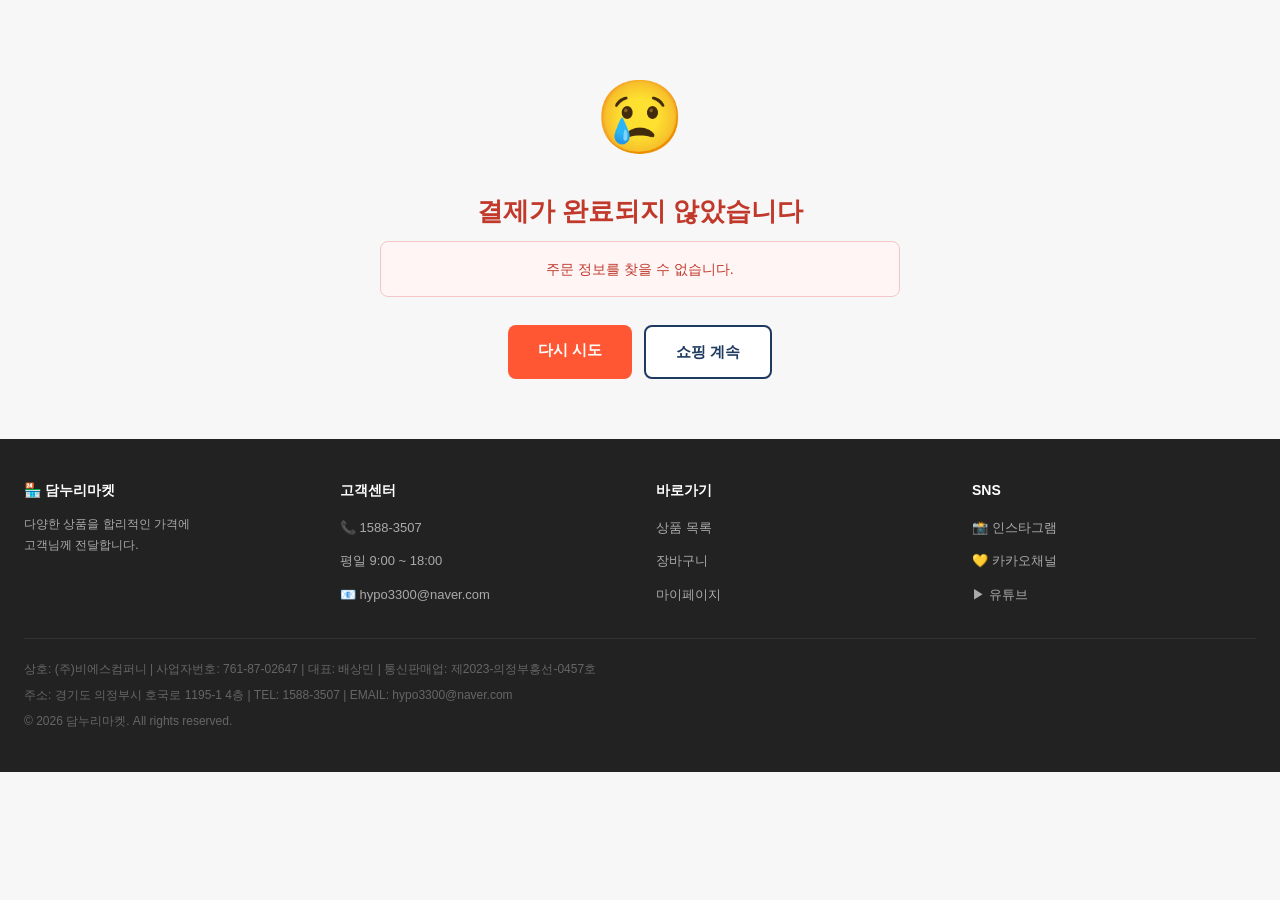
<file: order-complete.html>
<!DOCTYPE html>
<html lang="ko">
<head>
  <meta charset="UTF-8">
  <meta name="viewport" content="width=device-width, initial-scale=1.0">
  <title>주문완료 - 담누리마켓</title>
  <link rel="stylesheet" href="css/style.css">
  <style>
    .wrap { max-width: 560px; margin: 60px auto; padding: 0 20px; text-align: center; }
    .icon { font-size: 72px; margin-bottom: 16px; }
    .title { font-size: 26px; font-weight: 700; color: #1E3A5F; margin-bottom: 8px; }
    .sub { font-size: 15px; color: #888; margin-bottom: 28px; }
    .box { background:#f8f9ff; border:1px solid #dde3f5; border-radius:12px;
      padding:24px; text-align:left; margin-bottom:28px; }
    .box h3 { font-size:15px; color:#1E3A5F; font-weight:700; margin:0 0 16px; }
    .row { display:flex; justify-content:space-between; padding:9px 0;
      border-bottom:1px solid #eee; font-size:14px; }
    .row:last-child { border-bottom:none; }
    .label { color:#999; }
    .value { font-weight:600; color:#222; }
    .price { color:#FF5733; font-size:16px; }
    .btns { display:flex; gap:12px; justify-content:center; flex-wrap:wrap; }
    .btn-a { background:#FF5733; color:#fff; padding:13px 30px; border-radius:8px;
      font-size:15px; font-weight:600; text-decoration:none; }
    .btn-b { background:#fff; color:#1E3A5F; border:2px solid #1E3A5F;
      padding:13px 30px; border-radius:8px; font-size:15px; font-weight:600; text-decoration:none; }
    .fail-title { font-size:26px; font-weight:700; color:#C0392B; margin-bottom:8px; }
    .fail-box { background:#fff5f5; border:1px solid #f5c6c6; border-radius:8px;
      padding:16px; font-size:14px; color:#C0392B; margin-bottom:28px; }
    .spinner { display:inline-block; width:40px; height:40px; border:4px solid #ddd;
      border-top-color:#FF5733; border-radius:50%; animation:spin .8s linear infinite; margin-bottom:12px; }
    @keyframes spin { to { transform:rotate(360deg); } }
    .test-badge { display:inline-block; background:#fff3cd; color:#856404; border-radius:20px;
      padding:4px 14px; font-size:12px; font-weight:700; margin-bottom:16px; }
  </style>
</head>
<body>

<main class="wrap" id="area">
  <div class="spinner"></div>
  <p class="sub">결제 결과를 확인하고 있습니다...</p>
</main>

<!-- ===== 풀 푸터 (index.html 동일 구조 / main.js 자동 반영) ===== -->
<footer class="footer">
  <div class="footer-inner">
    <div>
      <h4 id="footer-store-name">🏪 담누리마켓</h4>
      <p style="font-size:12px;line-height:1.8;margin-top:8px;color:#aaa;">
        다양한 상품을 합리적인 가격에<br>고객님께 전달합니다.
      </p>
    </div>
    <div>
      <h4>고객센터</h4>
      <ul>
        <li><a href="#" id="footer-phone">📞 1588-3507</a></li>
        <li><a href="#">평일 9:00 ~ 18:00</a></li>
        <li><a href="#" id="footer-email">📧 hypo3300@naver.com</a></li>
      </ul>
    </div>
    <div>
      <h4>바로가기</h4>
      <ul>
        <li><a href="products.html">상품 목록</a></li>
        <li><a href="cart.html">장바구니</a></li>
        <li><a href="mypage.html">마이페이지</a></li>
      </ul>
    </div>
    <div>
      <h4>SNS</h4>
      <ul>
        <li><a href="#">📸 인스타그램</a></li>
        <li><a href="#">💛 카카오채널</a></li>
        <li><a href="#">▶ 유튜브</a></li>
      </ul>
    </div>
  </div>
  <div class="footer-bottom">
    <p id="footer-biz">상호: (주)비에스컴퍼니 | 사업자번호: 761-87-02647 | 대표: 배상민 | 통신판매업: 제2023-의정부흥선-0457호</p>
    <p id="footer-addr" style="margin-top:4px;">주소: 경기도 의정부시 호국로 1195-1 4층 | TEL: 1588-3507 | EMAIL: hypo3300@naver.com</p>
    <p id="footer-copy" style="margin-top:4px;">© 2026 담누리마켓. All rights reserved.</p>
  </div>
</footer>

<script src="js/config.js"></script>
<script src="js/sheets.js"></script>
<script src="js/app.js"></script>
<script src="js/main.js"></script>
<script>
/**
 * order-complete.html v2.2
 */
(async function() {

  var SERVER_URL = 'https://jh.winglobalpay.com';
  var area       = document.getElementById('area');
  var p          = new URLSearchParams(location.search);
  var dealer     = p.get('dealer') || '';
  var shopUrl    = dealer ? 'index.html?dealer=' + dealer : 'index.html';
  var SCRIPT_URL = (typeof CONFIG !== 'undefined') ? CONFIG.APPS_SCRIPT_URL || CONFIG.PG.API_PROXY_URL : '';

  // ── 방식 A ──────────────────────────────────────────────
  var noParam = p.get('no');
  if (noParam) {
    renderSuccess({
      orderNo:   noParam,
      amt:       '0',
      goodsName: '',
      ordNm:     '',
      method:    decodeURIComponent(p.get('method') || '신용카드'),
      isTest:    true
    });
    return;
  }

  // ── 방식 B ──────────────────────────────────────────────
  var orderNo = p.get('orderNo');
  if (orderNo) {
    if (SCRIPT_URL) {
      fetch(SCRIPT_URL, {
        method:  'POST',
        headers: { 'Content-Type': 'text/plain' },
        body: JSON.stringify({
          action: 'updateOrderStatus',
          data: { 주문번호: orderNo, 주문상태: '결제완료' }
        })
      }).then(function(r) { return r.text(); })
        .then(function(t) { console.log('[complete] 방식B 업데이트 성공:', t); })
        .catch(function(e) { console.warn('[complete] 방식B 업데이트 실패:', e); });
    }
    renderSuccess({
      orderNo:   orderNo,
      amt:       p.get('amt') || '0',
      goodsName: decodeURIComponent(p.get('goodsName') || ''),
      ordNm:     decodeURIComponent(p.get('ordNm') || ''),
      method:    decodeURIComponent(p.get('method') || '신용카드'),
      isTest:    false
    });
    return;
  }

  // ── 방식 C-1 ────────────────────────────────────────────
  var paymentDataRaw = p.get('paymentData');
  if (paymentDataRaw) {
    try {
      var pg = JSON.parse(decodeURIComponent(paymentDataRaw));
      if (pg.success === true) {
        await saveAndRender(pg.tid, pg);
      } else {
        renderFail(pg.message || '결제 실패');
      }
    } catch(e) {
      renderFail('결제 데이터 파싱 오류');
    }
    return;
  }

  // ── 방식 C-2 ────────────────────────────────────────────
  var successParam = p.get('success');
  var tidParam     = p.get('tid');
  if (successParam !== null) {
    if (successParam === 'true' && tidParam) {
      await saveAndRender(tidParam, {
        success:   true,
        tid:       tidParam,
        wTid:      p.get('wTid')     || '',
        amt:       p.get('amt')      || '0',
        goodsName: decodeURIComponent(p.get('goodsName') || ''),
        ordNm:     decodeURIComponent(p.get('ordNm')     || ''),
      });
    } else {
      renderFail(decodeURIComponent(p.get('message') || '결제가 완료되지 않았습니다.'));
    }
    return;
  }

  // ── 방식 D ──────────────────────────────────────────────
  if (tidParam) {
    await handleMobileResult(tidParam);
    return;
  }

  renderFail('주문 정보를 찾을 수 없습니다.');

  // ─────────────────────────────────────────────────────────

  async function handleMobileResult(tid) {
    try {
      var jwt = getValidJwt();
      if (!jwt) {
        var cfgRes   = await fetch(SCRIPT_URL + '?action=getPGConfig');
        var cfg      = await cfgRes.json();
        var loginRes = await fetch(SERVER_URL + '/api/auth/login', {
          method: 'POST',
          headers: { 'Content-Type': 'application/json', 'Authorization': 'Bearer ' + cfg.payKey },
          body: JSON.stringify({ tmnId: cfg.tmnId })
        });
        var loginData = await loginRes.json();
        if (!loginData.token) throw new Error('로그인 실패');
        jwt = loginData.token;
        sessionStorage.setItem('wp_jwt', jwt);
      }
      var statusRes  = await fetch(SERVER_URL + '/api/payment/status/' + tid, {
        headers: { 'Authorization': 'Bearer ' + jwt }
      });
      var statusData = await statusRes.json();
      if (statusData.success === true) {
        await saveAndRender(tid, statusData);
      } else {
        renderFail(statusData.message || '결제가 완료되지 않았습니다.');
      }
    } catch(e) {
      console.error('[order-complete] 모바일 결과 조회 실패:', e);
      renderFail('결제 결과를 확인할 수 없습니다.\n마이페이지에서 주문 내역을 확인해주세요.');
    }
  }

  function getValidJwt() {
    var token = sessionStorage.getItem('wp_jwt') || localStorage.getItem('jwtToken');
    if (!token) return '';
    try {
      var payload = JSON.parse(atob(token.split('.')[1]));
      if (payload.exp && payload.exp < Math.floor(Date.now()/1000)) return '';
      return token;
    } catch(e) { return token; }
  }

  async function saveAndRender(tid, pg) {
    var saved      = JSON.parse(localStorage.getItem('wp_order') || '{}');
    var newOrderNo = 'ORD' + Date.now();

    var existingOrderNo = saved.orderNo || '';
    if (existingOrderNo && SCRIPT_URL) {
      try {
        await fetch(SCRIPT_URL, {
          method:  'POST',
          headers: { 'Content-Type': 'text/plain' },
          body: JSON.stringify({
            action: 'updateOrderStatus',
            data: { 주문번호: existingOrderNo, 주문상태: '결제완료' }
          })
        });
        console.log('[complete] 기존 주문 결제완료 업데이트 성공:', existingOrderNo);
        newOrderNo = existingOrderNo;
      } catch(e) {
        console.warn('[complete] 기존 주문 업데이트 실패:', e);
      }
    } else {
      try {
        if (SCRIPT_URL) {
          await fetch(SCRIPT_URL, {
            method:  'POST',
            headers: { 'Content-Type': 'application/json' },
            body: JSON.stringify({
              action:       'saveOrder',
              주문번호:     newOrderNo,
              주문일시:     new Date().toLocaleString('ko-KR'),
              대리점ID:     dealer,
              주문자명:     pg.ordNm           || saved.ordNm    || '',
              연락처:       saved.phone        || '',
              이메일:       saved.email        || '',
              받는분:       saved.receiverName || pg.ordNm || saved.ordNm || '',
              받는분연락처: saved.receiverPhone|| saved.phone || '',
              배송주소:     saved.address      || '',
              우편번호:     saved.zipCode      || '',
              상품번호:     saved.productCode  || '',
              주문상품:     pg.goodsName       || saved.goodsName || '',
              수량:         saved.qty          || 1,
              결제금액:     pg.amt             || saved.amt || 0,
              결제방법:     'card',
              추천인코드:   saved.referralCode || '',
              회원구분:     (saved.userId && saved.userId !== 'guest') ? '회원' : '비회원',
              주문상태:     '결제완료',
              메모:         saved.memo         || '',
              PG거래번호:   tid,
              PG주문번호:   pg.wTid            || '',
            })
          });
        }
      } catch(e) {
        console.warn('[order-complete] 주문 저장 실패:', e);
      }
    }

    localStorage.removeItem('cart');
    localStorage.removeItem('wp_tid');
    localStorage.removeItem('wp_order');
    sessionStorage.removeItem('wp_jwt');

    renderSuccess({
      orderNo:   newOrderNo,
      amt:       pg.amt || saved.amt || '0',
      goodsName: pg.goodsName || saved.goodsName || '',
      ordNm:     pg.ordNm     || saved.ordNm     || '',
      method:    'card',
      isTest:    false
    });
  }

  function renderSuccess(o) {
    var amtNum  = Number(o.amt) || 0;
    var amtText = amtNum > 0 ? '₩' + amtNum.toLocaleString() : '-';
    area.innerHTML =
      (o.isTest ? '<div class="test-badge">🔧 테스트 모드 (PG 미연동)</div>' : '')
      + '<div class="icon">🎉</div>'
      + '<h1 class="title">주문이 완료되었습니다!</h1>'
      + '<p class="sub">주문해주셔서 감사합니다. 빠르게 배송해드릴게요.</p>'
      + '<div class="box"><h3>📦 주문 정보</h3>'
      + '<div class="row"><span class="label">주문번호</span><span class="value">' + o.orderNo + '</span></div>'
      + (o.goodsName ? '<div class="row"><span class="label">상품명</span><span class="value">' + o.goodsName + '</span></div>' : '')
      + (o.ordNm     ? '<div class="row"><span class="label">주문자</span><span class="value">'  + o.ordNm     + '</span></div>' : '')
      + '<div class="row"><span class="label">결제금액</span><span class="value price">' + amtText + '</span></div>'
      + '<div class="row"><span class="label">결제방법</span><span class="value">' + (o.method || '신용카드') + '</span></div>'
      + '<div class="row"><span class="label">배송예정</span><span class="value">영업일 기준 2~3일</span></div>'
      + '</div>'
      + '<div class="btns">'
      + '<a href="' + shopUrl + '" class="btn-a">쇼핑 계속하기</a>'
      + '<a href="mypage.html" class="btn-b">주문 내역 확인</a>'
      + '</div>';
  }

  function renderFail(msg) {
    area.innerHTML =
      '<div class="icon">😢</div>'
      + '<h1 class="fail-title">결제가 완료되지 않았습니다</h1>'
      + '<div class="fail-box">' + msg + '</div>'
      + '<div class="btns">'
      + '<a href="javascript:history.back()" class="btn-a">다시 시도</a>'
      + '<a href="' + shopUrl + '" class="btn-b">쇼핑 계속</a>'
      + '</div>';
  }

})();
</script>
</body>
</html>
</file>
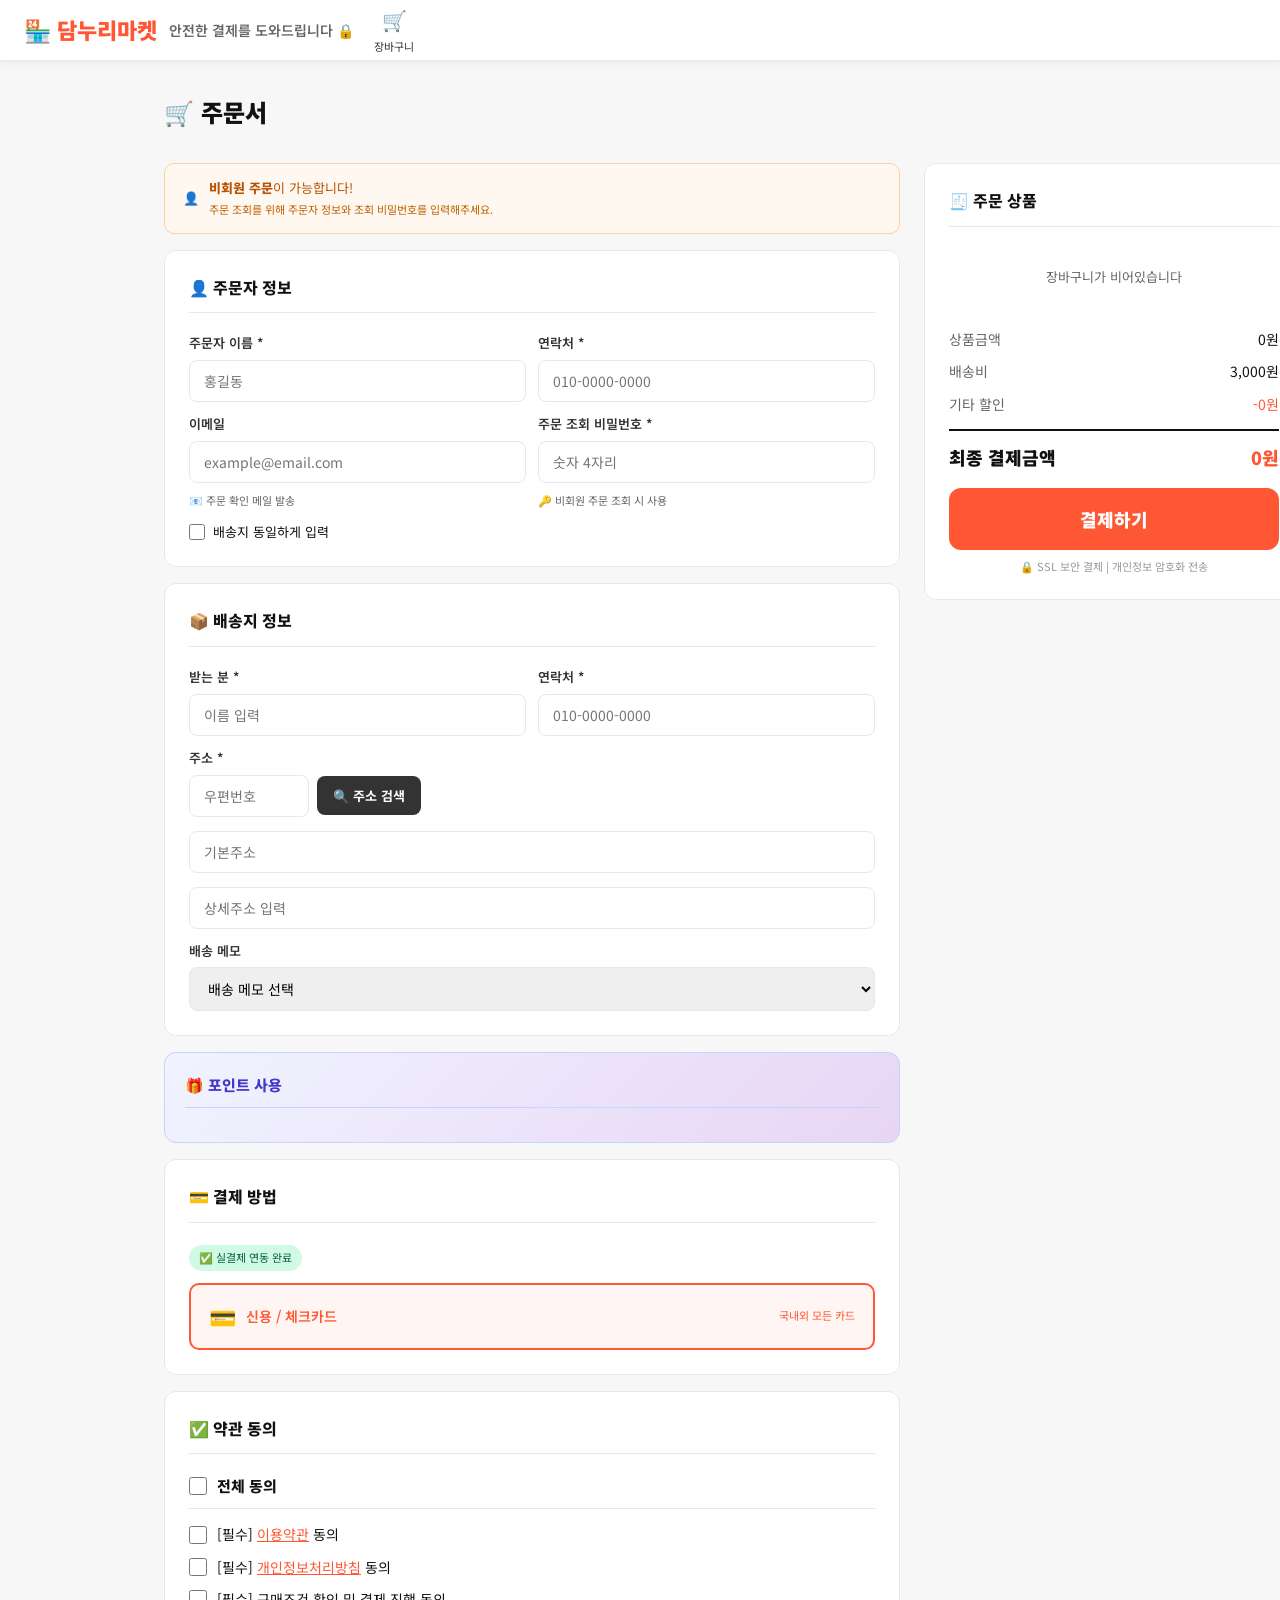
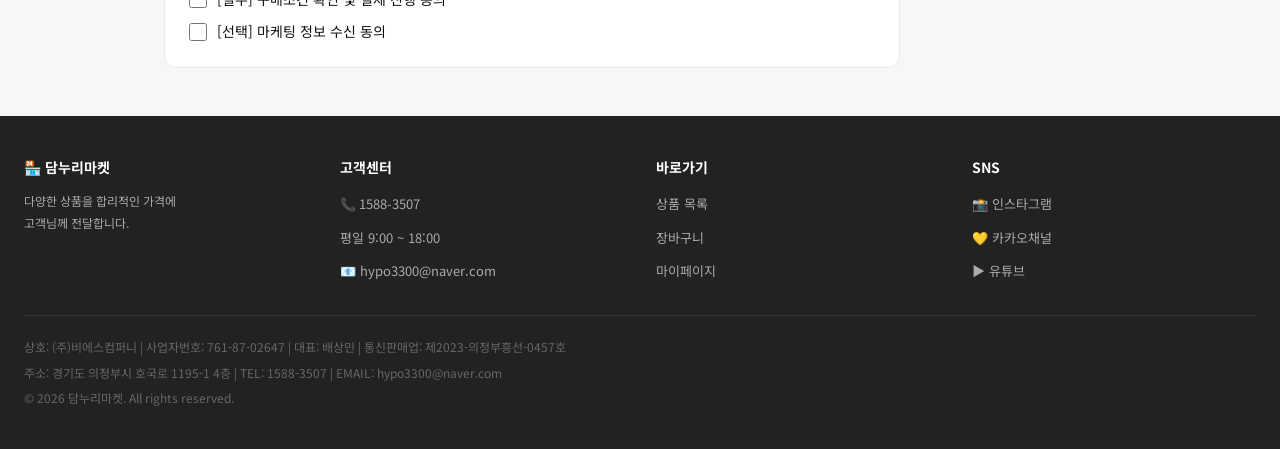
<file: order.html>
<!DOCTYPE html>
<html lang="ko">
<head>
  <meta charset="UTF-8">
  <meta http-equiv="Content-Security-Policy" content="upgrade-insecure-requests; script-src 'self' 'unsafe-eval' 'unsafe-inline' https:">
  <meta name="viewport" content="width=device-width, initial-scale=1.0">
  <title>주문서 - 담누리마켓</title>
  <link href="https://fonts.googleapis.com/css2?family=Noto+Sans+KR:wght@300;400;500;600;700;800;900&display=swap" rel="stylesheet">
  <link rel="stylesheet" href="css/style.css">
  <script src="https://t1.daumcdn.net/mapjsapi/bundle/postcode/prod/postcode.v2.js"></script>
  <style>
    .order-wrap { max-width: 1000px; margin: 32px auto; padding: 0 24px; }
    .order-title { font-size: 24px; font-weight: 900; margin-bottom: 32px; }
    .order-grid { display: grid; grid-template-columns: 1fr 380px; gap: 24px; }
    .order-section { background: #fff; border: 1.5px solid var(--border); border-radius: 12px; padding: 24px; margin-bottom: 16px; }
    .order-section h3 { font-size: 16px; font-weight: 800; margin-bottom: 20px; padding-bottom: 12px; border-bottom: 1px solid var(--border); }
    .form-row { display: grid; grid-template-columns: 1fr 1fr; gap: 12px; margin-bottom: 12px; }
    .form-group { display: flex; flex-direction: column; gap: 6px; }
    .form-group label { font-size: 13px; font-weight: 600; color: var(--gray-dark); }
    .form-group input, .form-group select, .form-group textarea {
      padding: 10px 14px; border: 1.5px solid var(--border); border-radius: 8px;
      font-size: 14px; font-family: var(--font-main); outline: none; transition: var(--transition);
    }
    .form-group input:focus, .form-group select:focus { border-color: var(--accent); }
    .form-full { grid-column: 1 / -1; }
    .btn-address { padding: 10px 16px; background: var(--gray-dark); color: #fff; border: none; border-radius: 8px; font-size: 13px; font-weight: 700; cursor: pointer; white-space: nowrap; }
    .hint-text { font-size: 11px; color: var(--gray); margin-top: 3px; }

    .guest-notice { background: #fff8f0; border: 1.5px solid #ffd0a0; border-radius: 10px; padding: 14px 18px; margin-bottom: 16px; font-size: 13px; color: #b85000; display: flex; align-items: center; gap: 10px; }
    .guest-notice strong { font-weight: 800; }

    .dealer-badge { display: none; align-items: center; gap: 6px; background: #e8f5e9; color: #2e7d32; border: 1px solid #a5d6a7; border-radius: 20px; padding: 5px 14px; font-size: 13px; font-weight: 700; margin-bottom: 14px; }

    .pay-methods { display: grid; grid-template-columns: 1fr; gap: 10px; }
    .pay-method { padding: 14px 18px; border: 2px solid var(--border); border-radius: 10px; cursor: pointer; transition: var(--transition); font-size: 14px; font-weight: 600; display: flex; align-items: center; gap: 10px; }
    .pay-method.active { border-color: var(--accent); background: #fff5f2; color: var(--accent); }
    .pay-method .pay-icon { font-size: 22px; }
    .pay-method .pay-sub { font-size: 11px; color: var(--gray); font-weight: 400; margin-left: auto; }
    .pay-method.active .pay-sub { color: var(--accent); }

    .point-section {
      background: linear-gradient(135deg, #f0f4ff, #e8d5f5);
      border: 1.5px solid #c7d2fe; border-radius: 12px;
      padding: 20px; margin-bottom: 16px;
    }
    .point-section h3 { font-size: 15px; font-weight: 800; color: #4338ca; margin-bottom: 14px; padding-bottom: 10px; border-bottom: 1px solid #c7d2fe; }
    .point-balance-row { display: flex; justify-content: space-between; align-items: center; margin-bottom: 14px; }
    .point-balance-label { font-size: 13px; color: #4338ca; font-weight: 600; }
    .point-balance-num { font-size: 20px; font-weight: 900; color: #4338ca; }
    .point-use-btns { display: grid; grid-template-columns: 1fr 1fr; gap: 8px; margin-bottom: 12px; }
    .btn-point-use { padding: 10px; border: 2px solid #c7d2fe; border-radius: 8px; font-size: 13px; font-weight: 700; cursor: pointer; background: #fff; color: #4338ca; transition: var(--transition); text-align: center; }
    .btn-point-use:hover, .btn-point-use.active { border-color: #4338ca; background: #4338ca; color: #fff; }
    .point-input-row { display: flex; gap: 8px; align-items: center; }
    .point-input-row input { flex: 1; padding: 10px 14px; border: 1.5px solid #c7d2fe; border-radius: 8px; font-size: 14px; font-family: var(--font-main); outline: none; }
    .point-input-row input:focus { border-color: #4338ca; }
    .btn-apply-point { padding: 10px 16px; background: #4338ca; color: #fff; border: none; border-radius: 8px; font-size: 13px; font-weight: 700; cursor: pointer; white-space: nowrap; }
    .point-result { margin-top: 10px; padding: 10px 14px; background: #fff; border-radius: 8px; font-size: 13px; color: #4338ca; font-weight: 600; border: 1px solid #c7d2fe; display: none; }
    .point-notice { font-size: 11px; color: #6366f1; margin-top: 8px; }
    .point-not-login { font-size: 13px; color: var(--gray); text-align: center; padding: 10px; }
    .point-not-login a { color: var(--accent); font-weight: 700; }

    .order-item { display: flex; gap: 12px; padding: 12px 0; border-bottom: 1px solid var(--border); }
    .order-item:last-child { border-bottom: none; }
    .order-item img { width: 72px; height: 72px; object-fit: cover; border-radius: 8px; border: 1px solid var(--border); }
    .order-item-info { flex: 1; }
    .order-item-name { font-size: 14px; font-weight: 600; margin-bottom: 4px; }
    .order-item-meta { font-size: 12px; color: var(--gray); }
    .order-item-price { font-size: 15px; font-weight: 800; color: var(--accent); white-space: nowrap; }

    .price-summary { display: flex; flex-direction: column; gap: 10px; }
    .price-row { display: flex; justify-content: space-between; font-size: 14px; }
    .price-row.total { font-size: 18px; font-weight: 900; padding-top: 12px; border-top: 2px solid var(--black); margin-top: 4px; }
    .price-row .label { color: var(--gray); }
    .price-row.total .label { color: var(--black); }
    .price-row.point-deduct .value { color: #4338ca; font-weight: 700; }

    .agree-list { display: flex; flex-direction: column; gap: 10px; }
    .agree-item { display: flex; align-items: center; gap: 10px; font-size: 14px; }
    .agree-item input[type=checkbox] { width: 18px; height: 18px; accent-color: var(--accent); cursor: pointer; }
    .agree-item a { color: var(--accent); text-decoration: underline; }
    .agree-all { font-weight: 800; font-size: 15px; padding-bottom: 10px; border-bottom: 1px solid var(--border); margin-bottom: 4px; }

    .btn-order { width: 100%; padding: 18px; background: var(--accent); color: #fff; border: none; border-radius: 12px; font-size: 18px; font-weight: 900; cursor: pointer; margin-top: 16px; transition: var(--transition); }
    .btn-order:hover { background: var(--accent-dark); transform: translateY(-2px); }
    .btn-order:disabled { background: #ccc; cursor: not-allowed; transform: none; }
    .pg-status { display: inline-flex; align-items: center; gap: 6px; font-size: 11px; padding: 4px 10px; border-radius: 20px; margin-bottom: 12px; }
    .pg-status.ready { background: #fff3cd; color: #856404; }
    .pg-status.live  { background: #d1fae5; color: #065f46; }

    @media (max-width: 768px) {
      .order-grid { grid-template-columns: 1fr; }
      .form-row { grid-template-columns: 1fr; }
      .point-use-btns { grid-template-columns: 1fr; }
    }
  </style>
</head>
<body>
<header class="header">
  <div class="header-main">
    <a href="index.html" class="header-logo"><span>🏪</span><span id="store-name">담누리마켓</span></a>
    <div style="font-size:14px;color:var(--gray);font-weight:600;">안전한 결제를 도와드립니다 🔒</div>
    <div class="header-icons">
      <a href="cart.html" class="header-icon"><span class="icon-emoji">🛒</span><span>장바구니</span></a>
    </div>
  </div>
</header>

<main>
  <div class="order-wrap">
    <h1 class="order-title">🛒 주문서</h1>
    <div class="order-grid">

      <!-- 왼쪽 -->
      <div>
        <div class="dealer-badge" id="dealer-badge">🏬 <span id="dealer-badge-name"></span> 주문</div>
        <div class="guest-notice">
          👤 <div>
            <div><strong>비회원 주문</strong>이 가능합니다!</div>
            <div style="font-size:11px;margin-top:2px;color:#c06000;">주문 조회를 위해 주문자 정보와 조회 비밀번호를 입력해주세요.</div>
          </div>
        </div>

        <!-- 주문자 정보 -->
        <div class="order-section">
          <h3>👤 주문자 정보</h3>
          <div class="form-row">
            <div class="form-group"><label>주문자 이름 *</label><input type="text" id="orderer-name" placeholder="홍길동"></div>
            <div class="form-group"><label>연락처 *</label><input type="tel" id="orderer-phone" placeholder="010-0000-0000"></div>
          </div>
          <div class="form-row">
            <div class="form-group">
              <label>이메일</label>
              <input type="email" id="orderer-email" placeholder="example@email.com">
              <span class="hint-text">📧 주문 확인 메일 발송</span>
            </div>
            <div class="form-group">
              <label>주문 조회 비밀번호 *</label>
              <input type="password" id="orderer-pw" placeholder="숫자 4자리" maxlength="4">
              <span class="hint-text">🔑 비회원 주문 조회 시 사용</span>
            </div>
          </div>
          <div style="margin-top:8px;">
            <label style="display:flex;align-items:center;gap:8px;font-size:13px;cursor:pointer;">
              <input type="checkbox" id="same-as-orderer" onchange="copySameAddress(this)" style="accent-color:var(--accent);width:16px;height:16px;">
              <span>배송지 동일하게 입력</span>
            </label>
          </div>
        </div>

        <!-- 배송지 -->
        <div class="order-section">
          <h3>📦 배송지 정보</h3>
          <div class="form-row">
            <div class="form-group"><label>받는 분 *</label><input type="text" id="receiver-name" placeholder="이름 입력"></div>
            <div class="form-group"><label>연락처 *</label><input type="tel" id="receiver-phone" placeholder="010-0000-0000"></div>
          </div>
          <div class="form-group" style="margin-bottom:12px;">
            <label>주소 *</label>
            <div style="display:flex;gap:8px;align-items:center;">
              <input type="text" id="post-code" placeholder="우편번호" style="width:120px;" readonly>
              <button class="btn-address" onclick="searchAddress()">🔍 주소 검색</button>
            </div>
            <input type="text" id="address1" placeholder="기본주소" style="margin-top:8px;" readonly>
            <input type="text" id="address2" placeholder="상세주소 입력" style="margin-top:8px;">
          </div>
          <div class="form-group">
            <label>배송 메모</label>
            <select id="delivery-memo">
              <option value="">배송 메모 선택</option>
              <option>문 앞에 놓아주세요</option>
              <option>경비실에 맡겨주세요</option>
              <option>부재 시 연락 부탁드립니다</option>
              <option>직접 입력</option>
            </select>
          </div>
        </div>

        <!-- 포인트 사용 -->
        <div class="point-section">
          <h3>🎁 포인트 사용</h3>
          <div id="point-login-check"></div>
        </div>

        <!-- 결제 방법 -->
        <div class="order-section">
          <h3>💳 결제 방법</h3>
          <div class="pg-status ready" id="pg-status-badge">⚠️ PG 연동 준비중 · API 키 입력 후 실결제 가능</div>
          <div class="pay-methods" id="pay-methods-wrap">
            <div class="pay-method active" onclick="selectPay(this,'신용카드')">
              <span class="pay-icon">💳</span><span>신용 / 체크카드</span>
              <span class="pay-sub">국내외 모든 카드</span>
            </div>
          </div>
          <div id="point-only-notice" style="display:none;margin-top:10px;padding:10px 14px;background:#f0f4ff;border-radius:8px;font-size:13px;color:#4338ca;font-weight:700;">
            ✅ 포인트 전액 결제 · 추가 결제 수단 불필요
          </div>
        </div>

        <!-- 약관 동의 -->
        <div class="order-section">
          <h3>✅ 약관 동의</h3>
          <div class="agree-list">
            <div class="agree-item agree-all">
              <input type="checkbox" id="agree-all" onchange="toggleAll(this)">
              <label for="agree-all">전체 동의</label>
            </div>
            <div class="agree-item"><input type="checkbox" id="agree1" class="agree-check"><label for="agree1">[필수] <a href="terms.html" target="_blank">이용약관</a> 동의</label></div>
            <div class="agree-item"><input type="checkbox" id="agree2" class="agree-check"><label for="agree2">[필수] <a href="privacy.html" target="_blank">개인정보처리방침</a> 동의</label></div>
            <div class="agree-item"><input type="checkbox" id="agree3" class="agree-check"><label for="agree3">[필수] 구매조건 확인 및 결제 진행 동의</label></div>
            <div class="agree-item"><input type="checkbox" id="agree4" class="agree-check"><label for="agree4">[선택] 마케팅 정보 수신 동의</label></div>
          </div>
        </div>
      </div>

      <!-- 오른쪽: 주문 요약 -->
      <div>
        <div class="order-section" style="position:sticky;top:80px;">
          <h3>🧾 주문 상품</h3>
          <div id="order-items"></div>
          <div class="price-summary" style="margin-top:20px;">
            <div class="price-row"><span class="label">상품금액</span><span id="sum-products">0원</span></div>
            <div class="price-row"><span class="label">배송비</span><span id="sum-delivery">3,000원</span></div>
            <div class="price-row point-deduct" id="row-point-deduct" style="display:none;">
              <span class="label">포인트 할인</span>
              <span class="value" id="sum-point-deduct">-0P</span>
            </div>
            <div class="price-row"><span class="label">기타 할인</span><span id="sum-discount" style="color:var(--accent)">-0원</span></div>
            <div class="price-row total">
              <span class="label">최종 결제금액</span>
              <span id="sum-total" style="color:var(--accent)">0원</span>
            </div>
          </div>
          <button class="btn-order" id="btn-order" onclick="submitOrder()">결제하기</button>
          <p style="text-align:center;font-size:11px;color:var(--gray-light);margin-top:8px;">🔒 SSL 보안 결제 | 개인정보 암호화 전송</p>
        </div>
      </div>

    </div>
  </div>
</main>

<!-- ===== 풀 푸터 (index.html 동일 구조 / main.js 자동 반영) ===== -->
<footer class="footer">
  <div class="footer-inner">
    <div>
      <h4 id="footer-store-name">🏪 담누리마켓</h4>
      <p style="font-size:12px;line-height:1.8;margin-top:8px;color:#aaa;">
        다양한 상품을 합리적인 가격에<br>고객님께 전달합니다.
      </p>
    </div>
    <div>
      <h4>고객센터</h4>
      <ul>
        <li><a href="#" id="footer-phone">📞 1588-3507</a></li>
        <li><a href="#">평일 9:00 ~ 18:00</a></li>
        <li><a href="#" id="footer-email">📧 hypo3300@naver.com</a></li>
      </ul>
    </div>
    <div>
      <h4>바로가기</h4>
      <ul>
        <li><a href="products.html">상품 목록</a></li>
        <li><a href="cart.html">장바구니</a></li>
        <li><a href="mypage.html">마이페이지</a></li>
      </ul>
    </div>
    <div>
      <h4>SNS</h4>
      <ul>
        <li><a href="#">📸 인스타그램</a></li>
        <li><a href="#">💛 카카오채널</a></li>
        <li><a href="#">▶ 유튜브</a></li>
      </ul>
    </div>
  </div>
  <div class="footer-bottom">
    <p id="footer-biz">상호: (주)비에스컴퍼니 | 사업자번호: 761-87-02647 | 대표: 배상민 | 통신판매업: 제2023-의정부흥선-0457호</p>
    <p id="footer-addr" style="margin-top:4px;">주소: 경기도 의정부시 호국로 1195-1 4층 | TEL: 1588-3507 | EMAIL: hypo3300@naver.com</p>
    <p id="footer-copy" style="margin-top:4px;">© 2026 담누리마켓. All rights reserved.</p>
  </div>
</footer>

<script src="js/config.js"></script>
<script src="js/sheets.js"></script>
<script src="js/app.js"></script>
<script src="js/winpay.js"></script>
<script src="js/main.js"></script>
<script>
var selectedPay    = '신용카드';
var orderRawAmount = 0;
var usedPoints     = 0;
var myPoints       = 0;
var MIN_POINT      = 3000;

function getCurrentDealerId() {
  var p = new URLSearchParams(window.location.search);
  var u = p.get('dealer');
  if (u) { try { sessionStorage.setItem('currentDealerId', u); } catch(e) {} return u; }
  try { var s = sessionStorage.getItem('currentDealerId'); if (s) return s; } catch(e) {}
  if (typeof CONFIG !== 'undefined' && CONFIG.IS_DEALER && CONFIG.DEALER_ID) return CONFIG.DEALER_ID;
  return '본사';
}

function initDealerBadge() {
  var id    = getCurrentDealerId();
  var badge = document.getElementById('dealer-badge');
  var nm    = document.getElementById('dealer-badge-name');
  if (badge && nm && id && id !== '본사') {
    nm.textContent       = id;
    badge.style.display  = 'inline-flex';
  }
}

function selectPay(el, type) {
  selectedPay = type;
  document.querySelectorAll('.pay-method').forEach(function(m) { m.classList.remove('active'); });
  el.classList.add('active');
}

function toggleAll(el) {
  document.querySelectorAll('.agree-check').forEach(function(c) { c.checked = el.checked; });
}

function copySameAddress(el) {
  if (el.checked) {
    document.getElementById('receiver-name').value  = document.getElementById('orderer-name').value;
    document.getElementById('receiver-phone').value = document.getElementById('orderer-phone').value;
  }
}

function searchAddress() {
  new daum.Postcode({
    oncomplete: function(data) {
      document.getElementById('post-code').value = data.zonecode;
      document.getElementById('address1').value  = data.roadAddress || data.jibunAddress;
      document.getElementById('address2').focus();
    }
  }).open();
}

function initPointSection() {
  var user = null;
  try { user = JSON.parse(sessionStorage.getItem('user') || 'null'); } catch(e) {}
  myPoints = parseInt(sessionStorage.getItem('myPoints') || '0');

  var wrap = document.getElementById('point-login-check');
  if (!user) {
    wrap.innerHTML = '<div class="point-not-login"><a href="mypage.html">로그인</a>하시면 보유 포인트를 사용할 수 있습니다</div>';
    return;
  }
  if (myPoints < MIN_POINT) {
    wrap.innerHTML = '<div class="point-balance-row"><span class="point-balance-label">보유 포인트</span><span class="point-balance-num">' + myPoints.toLocaleString() + 'P</span></div>'
      + '<div style="font-size:13px;color:var(--gray);padding:8px 0;">최소 ' + MIN_POINT.toLocaleString() + 'P 이상부터 사용 가능합니다.</div>';
    return;
  }
  wrap.innerHTML = '<div class="point-balance-row"><span class="point-balance-label">보유 포인트</span><span class="point-balance-num" id="display-my-points">' + myPoints.toLocaleString() + 'P</span></div>'
    + '<div class="point-use-btns"><button class="btn-point-use" onclick="usePointAll()">💯 전액 사용</button><button class="btn-point-use" onclick="cancelPoint()">❌ 사용 안 함</button></div>'
    + '<div class="point-input-row"><input type="number" id="point-input" placeholder="사용할 포인트 입력 (최소 ' + MIN_POINT.toLocaleString() + 'P)" min="' + MIN_POINT + '" max="' + myPoints + '" step="1000"><button class="btn-apply-point" onclick="applyPointInput()">적용</button></div>'
    + '<div class="point-result" id="point-result"></div>'
    + '<div class="point-notice">※ 최소 ' + MIN_POINT.toLocaleString() + 'P 이상 / 1,000P 단위 사용 가능 · 잔여 포인트는 마이페이지에서 확인</div>';
}

function usePointAll() {
  var maxUsable = Math.min(myPoints, orderRawAmount);
  maxUsable = Math.floor(maxUsable / 1000) * 1000;
  if (maxUsable < MIN_POINT) { alert('포인트가 부족합니다'); return; }
  applyPoint(maxUsable);
  document.querySelectorAll('.btn-point-use')[0].classList.add('active');
  document.querySelectorAll('.btn-point-use')[1].classList.remove('active');
}

function cancelPoint() {
  applyPoint(0);
  document.querySelectorAll('.btn-point-use')[0].classList.remove('active');
  document.querySelectorAll('.btn-point-use')[1].classList.add('active');
  var inp = document.getElementById('point-input');
  if (inp) inp.value = '';
  var res = document.getElementById('point-result');
  if (res) res.style.display = 'none';
}

function applyPointInput() {
  var inp = document.getElementById('point-input');
  if (!inp) return;
  var val = parseInt(inp.value) || 0;
  if (val < MIN_POINT)          { alert(MIN_POINT.toLocaleString() + 'P 이상 입력해주세요'); inp.focus(); return; }
  if (val > myPoints)           { alert('보유 포인트(' + myPoints.toLocaleString() + 'P)를 초과할 수 없습니다'); return; }
  if (val > orderRawAmount)     { alert('결제금액을 초과할 수 없습니다'); return; }
  val = Math.floor(val / 1000) * 1000;
  inp.value = val;
  applyPoint(val);
}

function applyPoint(pts) {
  usedPoints = pts;
  var finalAmt   = Math.max(0, orderRawAmount - pts);
  var rowDeduct  = document.getElementById('row-point-deduct');
  var sumDeduct  = document.getElementById('sum-point-deduct');
  if (rowDeduct && sumDeduct) {
    rowDeduct.style.display = pts > 0 ? 'flex' : 'none';
    if (pts > 0) sumDeduct.textContent = '-' + pts.toLocaleString() + 'P';
  }
  document.getElementById('sum-total').textContent = finalAmt.toLocaleString() + '원';
  document.getElementById('btn-order').textContent = finalAmt.toLocaleString() + '원 결제하기';

  var res = document.getElementById('point-result');
  if (res) {
    if (pts > 0) {
      res.style.display = 'block';
      res.innerHTML     = pts === orderRawAmount
        ? '✅ 포인트 전액 결제 · 추가 카드 결제 없음'
        : '✅ ' + pts.toLocaleString() + 'P 사용 · 추가 결제금액 ' + finalAmt.toLocaleString() + '원';
    } else {
      res.style.display = 'none';
    }
  }

  var payWrap   = document.getElementById('pay-methods-wrap');
  var pointOnly = document.getElementById('point-only-notice');
  if (pts > 0 && finalAmt === 0) {
    if (payWrap)   payWrap.style.display   = 'none';
    if (pointOnly) pointOnly.style.display = 'block';
    selectedPay = '포인트전액';
  } else {
    if (payWrap)   payWrap.style.display   = 'grid';
    if (pointOnly) pointOnly.style.display = 'none';
    if (selectedPay === '포인트전액') selectedPay = '신용카드';
  }
}

function loadOrderItems() {
  var items     = Cart.getItems();
  var container = document.getElementById('order-items');
  if (!items.length) {
    container.innerHTML = '<p style="color:var(--gray);font-size:13px;text-align:center;padding:20px;">장바구니가 비어있습니다</p>';
    return;
  }
  var total = 0;
  container.innerHTML = items.map(function(item) {
    var price = item.salePrice || item.price;
    total += price * (item.qty || 1);
    return '<div class="order-item">'
      + '<img src="' + item.image + '" alt="' + item.name + '" onerror="this.src=\'https://via.placeholder.com/72\'">'
      + '<div class="order-item-info">'
      + '<div class="order-item-name">' + item.name + '</div>'
      + '<div class="order-item-meta">수량 ' + (item.qty||1) + '개' + (item.optionText ? ' · ' + item.optionText : '') + '</div>'
      + '</div>'
      + '<div class="order-item-price">' + (price*(item.qty||1)).toLocaleString() + '원</div>'
      + '</div>';
  }).join('');

  var delivery = 3000;
  var hasFreeShip = items.some(function(item) {
    return item.shippingMethod === '무료배송' || item.shippingFee === 0;
  });
  if (hasFreeShip || total >= 50000) delivery = 0;
  orderRawAmount = total + delivery;
  document.getElementById('sum-products').textContent = total.toLocaleString() + '원';
  document.getElementById('sum-delivery').textContent = delivery === 0 ? '무료' : delivery.toLocaleString() + '원';
  document.getElementById('sum-discount').textContent = '-0원';
  document.getElementById('sum-total').textContent    = orderRawAmount.toLocaleString() + '원';
  document.getElementById('btn-order').textContent    = orderRawAmount.toLocaleString() + '원 결제하기';

  initPointSection();
}

function validateForm() {
  var fields = [
    { id: 'orderer-name',   msg: '주문자 이름을 입력해주세요' },
    { id: 'orderer-phone',  msg: '주문자 연락처를 입력해주세요' },
    { id: 'receiver-name',  msg: '받는 분 이름을 입력해주세요' },
    { id: 'receiver-phone', msg: '받는 분 연락처를 입력해주세요' },
    { id: 'address1',       msg: '배송지 주소를 입력해주세요' },
  ];
  for (var i = 0; i < fields.length; i++) {
    var el = document.getElementById(fields[i].id);
    if (!el.value.trim()) { alert(fields[i].msg); el.focus(); return false; }
  }
  var pw = document.getElementById('orderer-pw').value.trim();
  if (!pw || pw.length < 4) { alert('주문 조회 비밀번호 4자리를 입력해주세요'); document.getElementById('orderer-pw').focus(); return false; }
  if (!document.getElementById('agree1').checked ||
      !document.getElementById('agree2').checked ||
      !document.getElementById('agree3').checked) {
    alert('필수 약관에 동의해주세요'); return false;
  }
  return true;
}

function buildOrderData(orderNo) {
  var finalAmt = Math.max(0, orderRawAmount - usedPoints);
  var items    = Cart.getItems();
  return {
    '주문번호':     orderNo,
    '주문일시':     new Date().toLocaleString('ko-KR'),
    '대리점ID':     getCurrentDealerId(),
    '주문자명':     document.getElementById('orderer-name').value.trim(),
    '연락처':       document.getElementById('orderer-phone').value.trim(),
    '이메일':       document.getElementById('orderer-email').value.trim(),
    '받는분':       document.getElementById('receiver-name').value.trim(),
    '받는분연락처': document.getElementById('receiver-phone').value.trim(),
    '배송주소':     document.getElementById('address1').value.trim() + ' ' + document.getElementById('address2').value.trim(),
    '우편번호':     document.getElementById('post-code').value.trim(),
    '상품번호':     items.map(function(i) { return i.id; }).join(', '),
    '주문상품':     items.map(function(i) { return i.name + ' x' + (i.qty||1); }).join(', '),
    '수량':         items.reduce(function(s,i) { return s+(i.qty||1); }, 0),
    '결제금액':     finalAmt,
    '결제방법':     selectedPay,
    '사용포인트':   usedPoints,
    '추천인코드':   '',
    '회원구분':     '비회원',
    '주문상태':     '결제대기',
    '메모':         document.getElementById('delivery-memo').value,
  };
}

function savePointDeduction(orderNo) {
  if (usedPoints <= 0) return;
  var SCRIPT_URL = (typeof CONFIG !== 'undefined') ? CONFIG.PG.API_PROXY_URL : '';
  if (!SCRIPT_URL) return;
  var user = null;
  try { user = JSON.parse(sessionStorage.getItem('user') || 'null'); } catch(e) {}
  fetch(SCRIPT_URL, {
    method: 'POST', mode: 'no-cors',
    headers: { 'Content-Type': 'text/plain' },
    body: JSON.stringify({
      action: 'savePointHistory',
      data: {
        이름: user ? user.name : '', 이메일: user ? user.email : '',
        연락처: user ? user.phone : '', 구분: '사용', 금액: usedPoints,
        설명: '주문 결제 포인트 사용 (' + orderNo + ')',
        주문번호: orderNo, 일시: new Date().toLocaleString('ko-KR')
      }
    })
  }).catch(function(e) { console.log('포인트 차감 기록 실패:', e); });

  var remaining = Math.max(0, myPoints - usedPoints);
  sessionStorage.setItem('myPoints', String(remaining));
  try {
    var hist = JSON.parse(sessionStorage.getItem('pointHistory') || '[]');
    hist.push({ type:'minus', desc:'결제 포인트 사용 (' + orderNo + ')', amount: usedPoints, date: new Date().toLocaleDateString('ko-KR') });
    sessionStorage.setItem('pointHistory', JSON.stringify(hist));
  } catch(e) {}
}

function saveOrderToSheets(orderData) {
  var SCRIPT_URL = (typeof CONFIG !== 'undefined') ? CONFIG.PG.API_PROXY_URL : '';
  if (!SCRIPT_URL) { console.log('주문 데이터:', orderData); return; }
  fetch(SCRIPT_URL, {
    method: 'POST', mode: 'no-cors',
    headers: { 'Content-Type': 'text/plain' },
    body: JSON.stringify({ action: 'saveOrder', data: orderData })
  }).catch(function(e) { console.log('Sheets 저장 실패:', e); });
}

function requestPG(orderData) {
  var PG_MERCHANT_ID = (typeof CONFIG !== 'undefined') ? CONFIG.PG.MERCHANT_ID : '';

  if (usedPoints > 0 && orderData['결제금액'] === 0) {
    saveOrderToSheets(orderData);
    savePointDeduction(orderData['주문번호']);
    Cart.clear();
    location.href = 'order-complete.html?no=' + orderData['주문번호'] + '&method=포인트전액';
    return;
  }

  if (PG_MERCHANT_ID && typeof WinPay !== 'undefined') {
    WinPay.pay({
      orderNo:    orderData['주문번호'],
      amount:     orderData['결제금액'],
      goodsName:  orderData['주문상품'],
      buyerName:  orderData['주문자명'],
      buyerTel:   orderData['연락처'],
      buyerEmail: orderData['이메일'],
      onSuccess: function(tid) {
        orderData['주문상태']    = '결제완료';
        orderData['PG거래번호']  = tid;
        saveOrderToSheets(orderData);
        savePointDeduction(orderData['주문번호']);
        Cart.clear();
        location.href = 'order-complete.html?no=' + orderData['주문번호'] + '&method=' + selectedPay;
      },
      onFail: function(msg) {
        alert('결제 실패: ' + msg);
        var btn = document.getElementById('btn-order');
        btn.disabled    = false;
        btn.textContent = Math.max(0, orderRawAmount - usedPoints).toLocaleString() + '원 결제하기';
      }
    });
    return;
  }

  saveOrderToSheets(orderData);
  savePointDeduction(orderData['주문번호']);
  Cart.clear();
  location.href = 'order-complete.html?no=' + orderData['주문번호'] + '&method=' + selectedPay;
}

function submitOrder() {
  if (!validateForm()) return;
  var btn         = document.getElementById('btn-order');
  btn.disabled    = true;
  btn.textContent = '처리 중...';
  var orderNo = 'ORD' + Date.now();
  requestPG(buildOrderData(orderNo));
  setTimeout(function() {
    btn.disabled    = false;
    btn.textContent = Math.max(0, orderRawAmount - usedPoints).toLocaleString() + '원 결제하기';
  }, 5000);
}

function updatePGStatusBadge() {
  var badge = document.getElementById('pg-status-badge');
  if (!badge) return;
  if (typeof CONFIG !== 'undefined' && CONFIG.PG.MERCHANT_ID) {
    badge.className   = 'pg-status live';
    badge.textContent = '✅ 실결제 연동 완료';
  }
}

Cart.init();
loadOrderItems();
updatePGStatusBadge();
initDealerBadge();
</script>
</body>
</html>
</file>
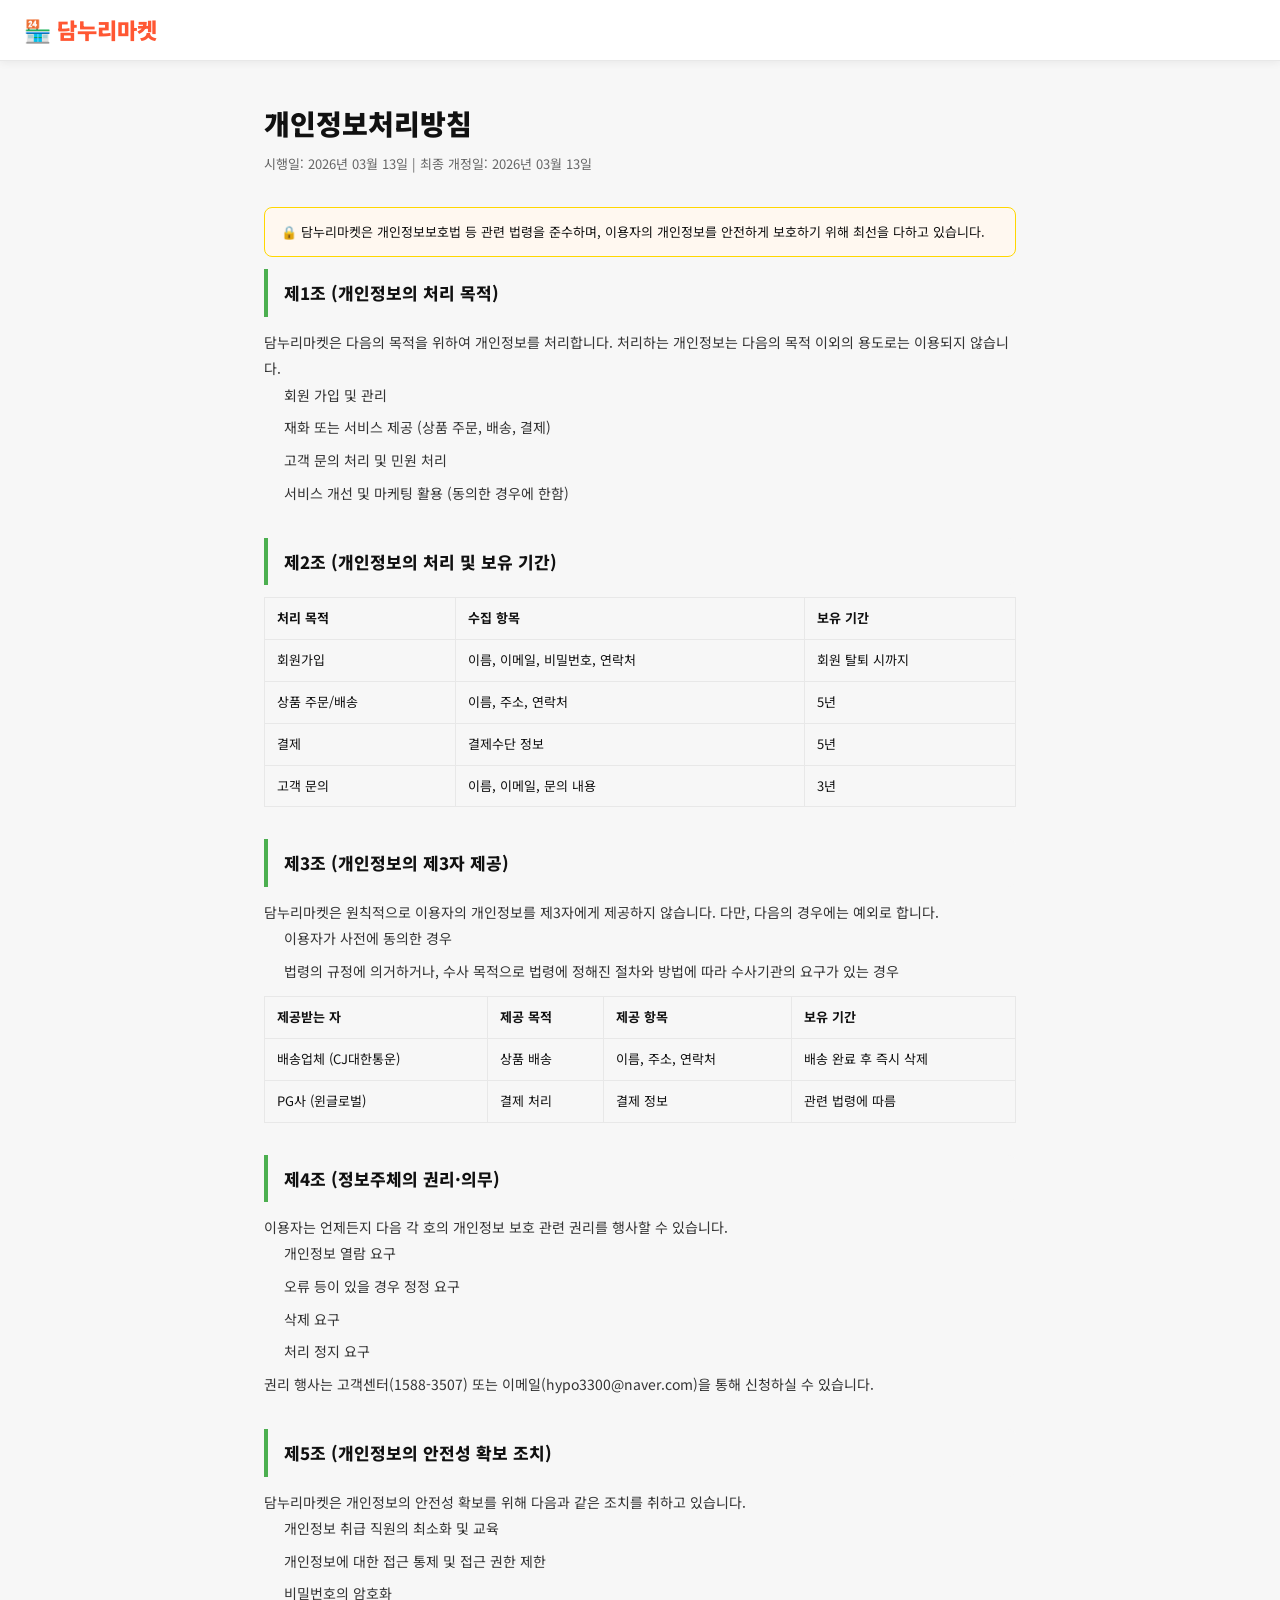
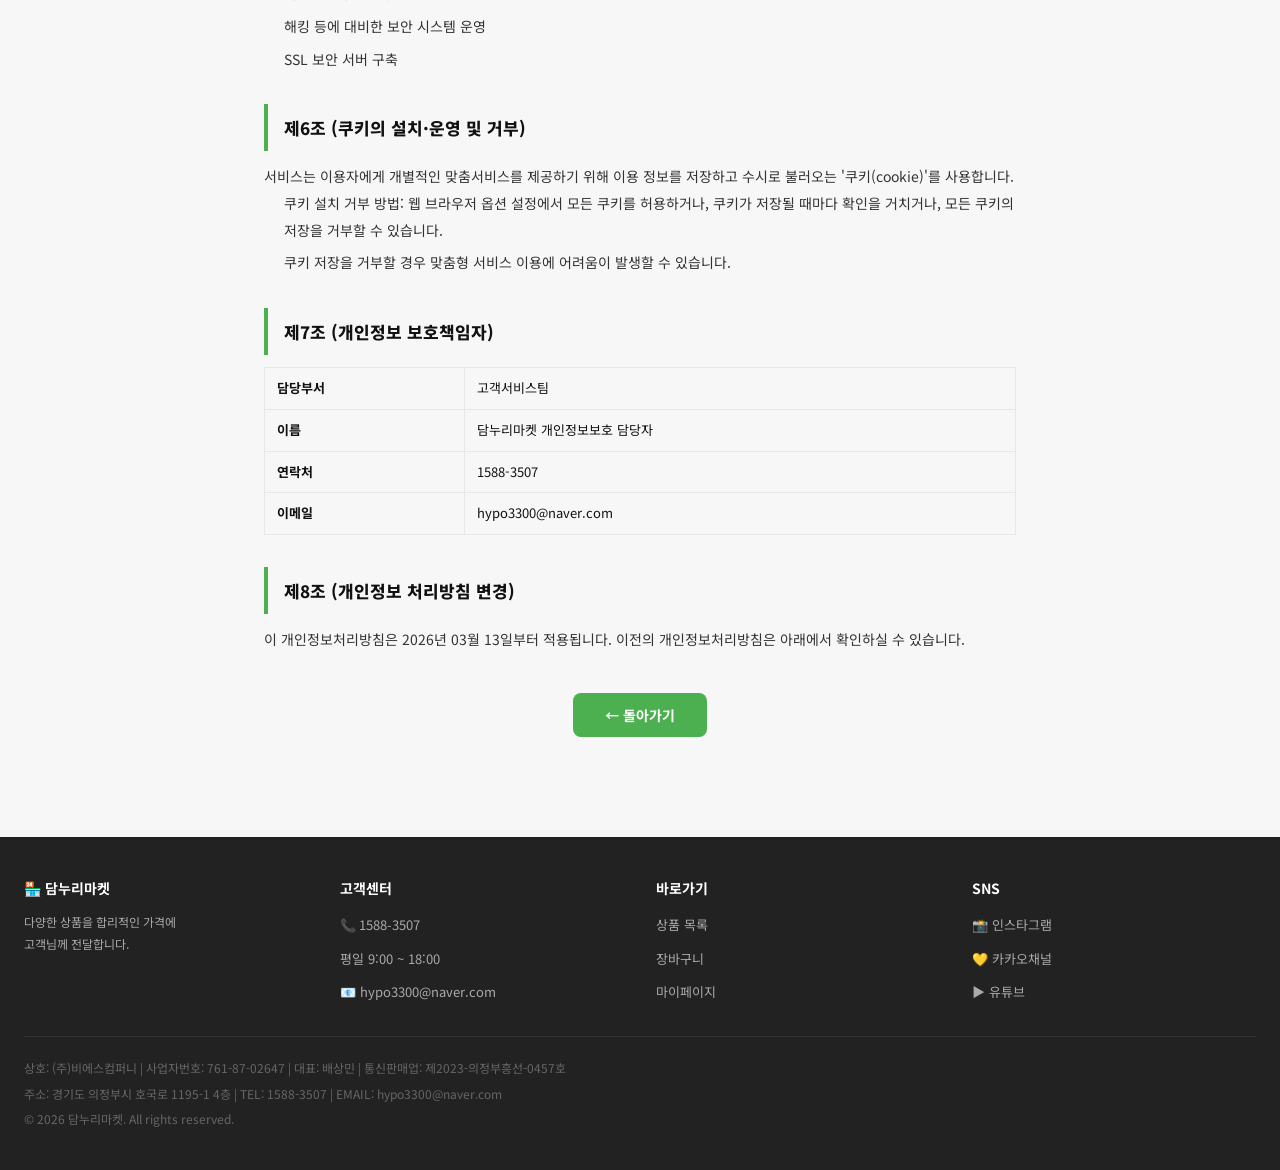
<file: privacy.html>
<!DOCTYPE html>
<html lang="ko">
<head>
  <meta charset="UTF-8">
  <meta name="viewport" content="width=device-width, initial-scale=1.0">
  <title>개인정보처리방침 - 담누리마켓</title>
  <link href="https://fonts.googleapis.com/css2?family=Noto+Sans+KR:wght@300;400;500;600;700;800;900&display=swap" rel="stylesheet">
  <link rel="stylesheet" href="css/style.css">
  <style>
    .policy-wrap { max-width: 800px; margin: 40px auto; padding: 0 24px 60px; }
    .policy-title { font-size: 28px; font-weight: 900; margin-bottom: 8px; }
    .policy-date { font-size: 13px; color: var(--gray); margin-bottom: 32px; }
    .policy-section { margin-bottom: 32px; }
    .policy-section h2 { font-size: 17px; font-weight: 800; margin-bottom: 12px; padding: 10px 16px; background: var(--bg); border-left: 4px solid #4CAF50; border-radius: 0 8px 8px 0; }
    .policy-section p, .policy-section li { font-size: 14px; line-height: 1.9; color: var(--gray-dark); }
    .policy-section ul, .policy-section ol { padding-left: 20px; }
    .policy-section li { margin-bottom: 6px; }
    table { width: 100%; border-collapse: collapse; font-size: 13px; margin: 12px 0; }
    th { background: var(--bg); padding: 10px 12px; border: 1px solid var(--border); font-weight: 700; text-align: left; }
    td { padding: 10px 12px; border: 1px solid var(--border); }
    .highlight { background: #fff8f0; border: 1px solid #FFD700; border-radius: 8px; padding: 14px 16px; margin: 12px 0; font-size: 13px; }
  </style>
</head>
<body>
<header class="header">
  <div class="header-main">
    <a href="index.html" class="header-logo"><span>🏪</span><span id="store-name">담누리마켓</span></a>
  </div>
</header>

<main>
  <div class="policy-wrap">
    <h1 class="policy-title">개인정보처리방침</h1>
    <p class="policy-date">시행일: 2026년 03월 13일 | 최종 개정일: 2026년 03월 13일</p>

    <div class="highlight">
      🔒 담누리마켓은 개인정보보호법 등 관련 법령을 준수하며, 이용자의 개인정보를 안전하게 보호하기 위해 최선을 다하고 있습니다.
    </div>

    <div class="policy-section">
      <h2>제1조 (개인정보의 처리 목적)</h2>
      <p>담누리마켓은 다음의 목적을 위하여 개인정보를 처리합니다. 처리하는 개인정보는 다음의 목적 이외의 용도로는 이용되지 않습니다.</p>
      <ul>
        <li>회원 가입 및 관리</li>
        <li>재화 또는 서비스 제공 (상품 주문, 배송, 결제)</li>
        <li>고객 문의 처리 및 민원 처리</li>
        <li>서비스 개선 및 마케팅 활용 (동의한 경우에 한함)</li>
      </ul>
    </div>

    <div class="policy-section">
      <h2>제2조 (개인정보의 처리 및 보유 기간)</h2>
      <table>
        <thead>
          <tr><th>처리 목적</th><th>수집 항목</th><th>보유 기간</th></tr>
        </thead>
        <tbody>
          <tr><td>회원가입</td><td>이름, 이메일, 비밀번호, 연락처</td><td>회원 탈퇴 시까지</td></tr>
          <tr><td>상품 주문/배송</td><td>이름, 주소, 연락처</td><td>5년</td></tr>
          <tr><td>결제</td><td>결제수단 정보</td><td>5년</td></tr>
          <tr><td>고객 문의</td><td>이름, 이메일, 문의 내용</td><td>3년</td></tr>
        </tbody>
      </table>
    </div>

    <div class="policy-section">
      <h2>제3조 (개인정보의 제3자 제공)</h2>
      <p>담누리마켓은 원칙적으로 이용자의 개인정보를 제3자에게 제공하지 않습니다. 다만, 다음의 경우에는 예외로 합니다.</p>
      <ul>
        <li>이용자가 사전에 동의한 경우</li>
        <li>법령의 규정에 의거하거나, 수사 목적으로 법령에 정해진 절차와 방법에 따라 수사기관의 요구가 있는 경우</li>
      </ul>
      <table>
        <thead>
          <tr><th>제공받는 자</th><th>제공 목적</th><th>제공 항목</th><th>보유 기간</th></tr>
        </thead>
        <tbody>
          <tr><td>배송업체 (CJ대한통운)</td><td>상품 배송</td><td>이름, 주소, 연락처</td><td>배송 완료 후 즉시 삭제</td></tr>
          <tr><td>PG사 (윈글로벌)</td><td>결제 처리</td><td>결제 정보</td><td>관련 법령에 따름</td></tr>
        </tbody>
      </table>
    </div>

    <div class="policy-section">
      <h2>제4조 (정보주체의 권리·의무)</h2>
      <p>이용자는 언제든지 다음 각 호의 개인정보 보호 관련 권리를 행사할 수 있습니다.</p>
      <ul>
        <li>개인정보 열람 요구</li>
        <li>오류 등이 있을 경우 정정 요구</li>
        <li>삭제 요구</li>
        <li>처리 정지 요구</li>
      </ul>
      <p>권리 행사는 고객센터(1588-3507) 또는 이메일(hypo3300@naver.com)을 통해 신청하실 수 있습니다.</p>
    </div>

    <div class="policy-section">
      <h2>제5조 (개인정보의 안전성 확보 조치)</h2>
      <p>담누리마켓은 개인정보의 안전성 확보를 위해 다음과 같은 조치를 취하고 있습니다.</p>
      <ul>
        <li>개인정보 취급 직원의 최소화 및 교육</li>
        <li>개인정보에 대한 접근 통제 및 접근 권한 제한</li>
        <li>비밀번호의 암호화</li>
        <li>해킹 등에 대비한 보안 시스템 운영</li>
        <li>SSL 보안 서버 구축</li>
      </ul>
    </div>

    <div class="policy-section">
      <h2>제6조 (쿠키의 설치·운영 및 거부)</h2>
      <p>서비스는 이용자에게 개별적인 맞춤서비스를 제공하기 위해 이용 정보를 저장하고 수시로 불러오는 '쿠키(cookie)'를 사용합니다.</p>
      <ul>
        <li>쿠키 설치 거부 방법: 웹 브라우저 옵션 설정에서 모든 쿠키를 허용하거나, 쿠키가 저장될 때마다 확인을 거치거나, 모든 쿠키의 저장을 거부할 수 있습니다.</li>
        <li>쿠키 저장을 거부할 경우 맞춤형 서비스 이용에 어려움이 발생할 수 있습니다.</li>
      </ul>
    </div>

    <div class="policy-section">
      <h2>제7조 (개인정보 보호책임자)</h2>
      <table>
        <tbody>
          <tr><td><b>담당부서</b></td><td>고객서비스팀</td></tr>
          <tr><td><b>이름</b></td><td>담누리마켓 개인정보보호 담당자</td></tr>
          <tr><td><b>연락처</b></td><td>1588-3507</td></tr>
          <tr><td><b>이메일</b></td><td>hypo3300@naver.com</td></tr>
        </tbody>
      </table>
    </div>

    <div class="policy-section">
      <h2>제8조 (개인정보 처리방침 변경)</h2>
      <p>이 개인정보처리방침은 2026년 03월 13일부터 적용됩니다. 이전의 개인정보처리방침은 아래에서 확인하실 수 있습니다.</p>
    </div>

    <div style="text-align:center; margin-top:40px;">
      <button onclick="history.back()" style="padding:12px 32px; background:#4CAF50; color:#fff; border:none; border-radius:8px; font-size:14px; font-weight:700; cursor:pointer;">← 돌아가기</button>
    </div>
  </div>
</main>

<!-- ===== 풀 푸터 (main.js 자동 반영) ===== -->
<footer class="footer">
  <div class="footer-inner">
    <div>
      <h4 id="footer-store-name">🏪 담누리마켓</h4>
      <p style="font-size:12px;line-height:1.8;margin-top:8px;color:#aaa;">다양한 상품을 합리적인 가격에<br>고객님께 전달합니다.</p>
    </div>
    <div>
      <h4>고객센터</h4>
      <ul>
        <li><a href="#" id="footer-phone">📞 1588-3507</a></li>
        <li><a href="#">평일 9:00 ~ 18:00</a></li>
        <li><a href="#" id="footer-email">📧 hypo3300@naver.com</a></li>
      </ul>
    </div>
    <div>
      <h4>바로가기</h4>
      <ul>
        <li><a href="products.html">상품 목록</a></li>
        <li><a href="cart.html">장바구니</a></li>
        <li><a href="mypage.html">마이페이지</a></li>
      </ul>
    </div>
    <div>
      <h4>SNS</h4>
      <ul>
        <li><a href="#">📸 인스타그램</a></li>
        <li><a href="#">💛 카카오채널</a></li>
        <li><a href="#">▶ 유튜브</a></li>
      </ul>
    </div>
  </div>
  <div class="footer-bottom">
    <p id="footer-biz">상호: (주)비에스컴퍼니 | 사업자번호: 761-87-02647 | 대표: 배상민 | 통신판매업: 제2023-의정부흥선-0457호</p>
    <p id="footer-addr" style="margin-top:4px;">주소: 경기도 의정부시 호국로 1195-1 4층 | TEL: 1588-3507 | EMAIL: hypo3300@naver.com</p>
    <p id="footer-copy" style="margin-top:4px;">© 2026 담누리마켓. All rights reserved.</p>
  </div>
</footer>

<script src="js/config.js"></script>
<script src="js/sheets.js"></script>
<script src="js/app.js"></script>
<script src="js/main.js"></script>
</body>
</html>
</file>
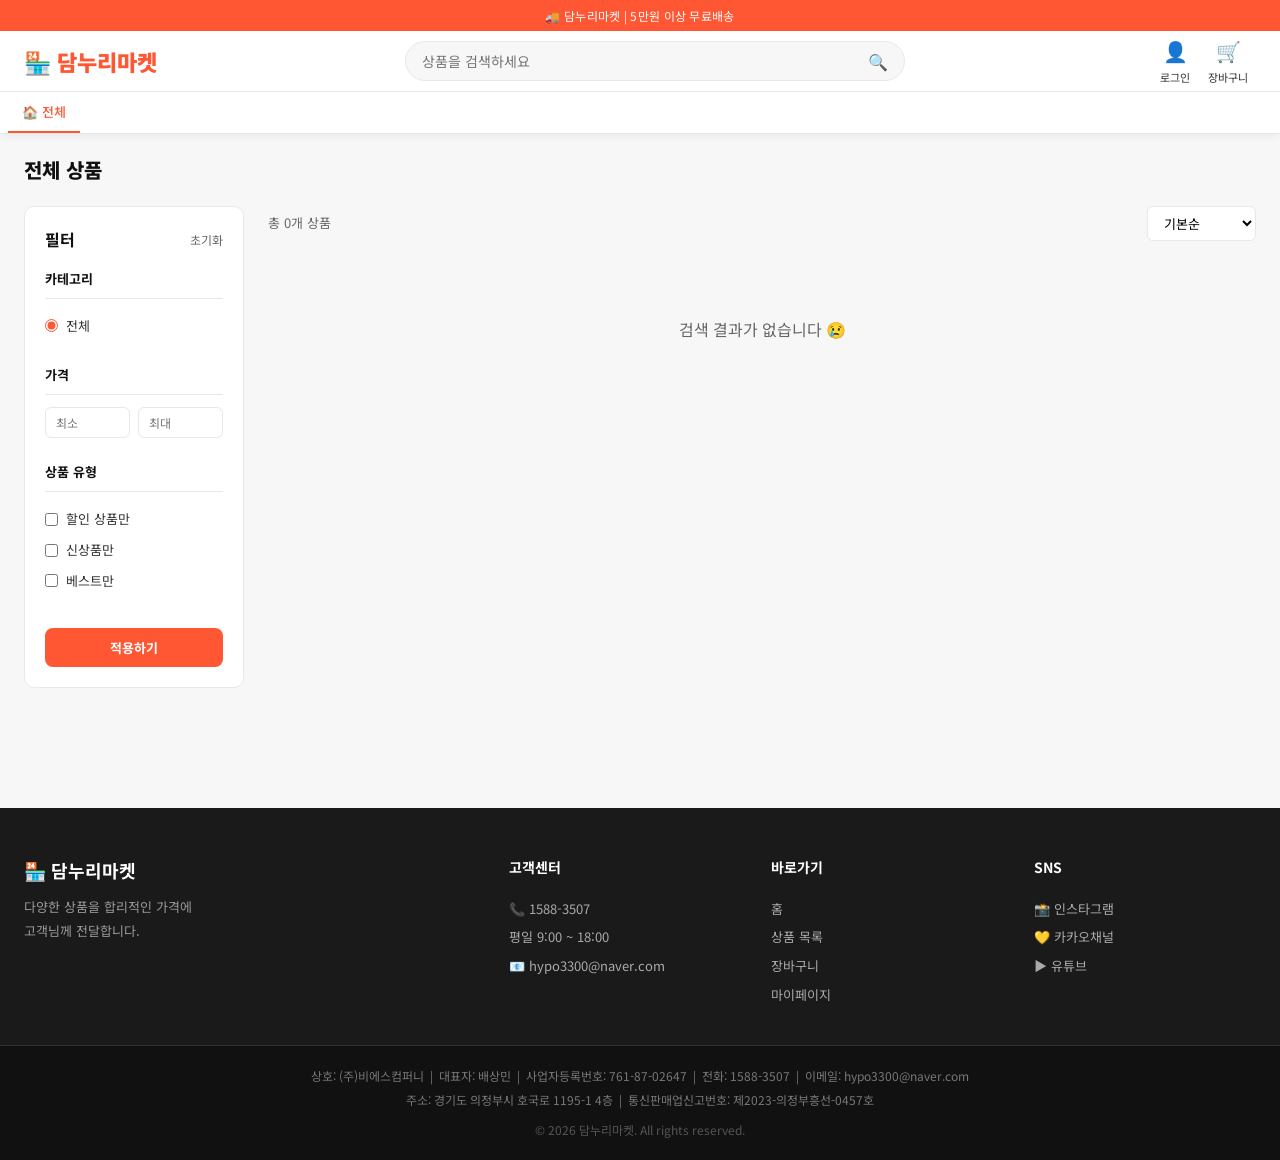
<file: product.html>
<!DOCTYPE html>
<html lang="ko">
<head>
  <meta charset="UTF-8">
  <meta http-equiv="Content-Security-Policy" content="upgrade-insecure-requests; script-src 'self' 'unsafe-eval' 'unsafe-inline' https:">
  <meta name="viewport" content="width=device-width, initial-scale=1.0">
  <title>상품 상세 - 담누리마켓</title>
  <link href="https://fonts.googleapis.com/css2?family=Noto+Sans+KR:wght@300;400;500;600;700;800;900&display=swap" rel="stylesheet">
  <link rel="stylesheet" href="css/style.css">
  <style>
    .product-detail-wrap{max-width:1100px;margin:32px auto;padding:0 24px;}
    .breadcrumb{display:flex;align-items:center;gap:6px;font-size:13px;color:var(--gray-light);margin-bottom:24px;}
    .breadcrumb a{color:var(--gray-light);transition:var(--transition);}
    .breadcrumb a:hover{color:var(--accent);}
    .breadcrumb span{color:var(--gray-dark);font-weight:600;}
    .product-top{display:grid;grid-template-columns:1fr 1fr;gap:48px;margin-bottom:48px;}
    .gallery-wrap{position:sticky;top:80px;}
    .gallery-main{aspect-ratio:1;border-radius:16px;overflow:hidden;border:1px solid var(--border);background:#f8f8f8;margin-bottom:12px;position:relative;cursor:zoom-in;}
    .gallery-main img{width:100%;height:100%;object-fit:cover;transition:transform 0.4s ease;display:block;}
    .gallery-main:hover img{transform:scale(1.06);}
    .gallery-zoom-overlay{position:absolute;bottom:12px;right:12px;background:rgba(0,0,0,0.45);color:#fff;border-radius:8px;padding:6px 10px;font-size:12px;display:flex;align-items:center;gap:4px;pointer-events:none;}
    .gallery-nav{position:absolute;top:50%;transform:translateY(-50%);background:rgba(255,255,255,0.9);border:none;border-radius:50%;width:36px;height:36px;display:flex;align-items:center;justify-content:center;font-size:16px;cursor:pointer;box-shadow:0 2px 8px rgba(0,0,0,0.15);transition:all 0.2s;z-index:2;}
    .gallery-nav:hover{background:#fff;box-shadow:0 4px 12px rgba(0,0,0,0.2);}
    .gallery-nav.prev{left:10px;}.gallery-nav.next{right:10px;}
    .gallery-nav-hidden{display:none !important;}
    .gallery-badge{position:absolute;top:12px;left:12px;font-size:12px;font-weight:800;padding:4px 10px;border-radius:6px;z-index:2;}
    .gallery-counter{position:absolute;bottom:12px;left:50%;transform:translateX(-50%);background:rgba(0,0,0,0.45);color:#fff;border-radius:20px;padding:4px 12px;font-size:12px;font-weight:600;pointer-events:none;}
    .gallery-thumbs{display:flex;gap:8px;overflow-x:auto;scrollbar-width:none;padding-bottom:4px;}
    .gallery-thumbs::-webkit-scrollbar{display:none;}
    .gallery-thumb{width:72px;height:72px;flex-shrink:0;border-radius:8px;overflow:hidden;border:2.5px solid transparent;cursor:pointer;transition:all 0.2s;background:#f0f0f0;}
    .gallery-thumb:hover{border-color:#ccc;}
    .gallery-thumb.active{border-color:var(--accent);}
    .gallery-thumb img{width:100%;height:100%;object-fit:cover;display:block;}
    .lightbox{display:none;position:fixed;inset:0;background:rgba(0,0,0,0.92);z-index:9999;align-items:center;justify-content:center;flex-direction:column;}
    .lightbox.open{display:flex;}
    .lightbox-img{max-width:90vw;max-height:85vh;object-fit:contain;border-radius:8px;}
    .lightbox-close{position:absolute;top:20px;right:24px;color:#fff;font-size:28px;background:none;border:none;cursor:pointer;opacity:0.7;}
    .lightbox-close:hover{opacity:1;}
    .lightbox-counter{color:rgba(255,255,255,0.6);font-size:13px;margin-top:12px;}
    .lightbox-nav{position:absolute;top:50%;transform:translateY(-50%);background:rgba(255,255,255,0.15);color:#fff;border:none;border-radius:50%;width:44px;height:44px;font-size:20px;cursor:pointer;display:flex;align-items:center;justify-content:center;}
    .lightbox-nav:hover{background:rgba(255,255,255,0.3);}
    .lightbox-nav.prev{left:20px;}.lightbox-nav.next{right:20px;}
    .product-info-panel{padding:4px 0;}
    .product-info-category{font-size:12px;color:var(--accent);font-weight:600;margin-bottom:8px;display:flex;align-items:center;gap:6px;}
    .product-info-name{font-size:24px;font-weight:900;line-height:1.4;margin-bottom:12px;color:var(--black);}
    .rating-summary{display:flex;align-items:center;gap:10px;padding:12px 0;border-top:1px solid var(--border);border-bottom:1px solid var(--border);margin-bottom:20px;}
    .stars-display{display:flex;gap:2px;}.star{font-size:18px;}
    .rating-score{font-size:20px;font-weight:800;color:#FF8C00;}
    .rating-count{font-size:13px;color:var(--gray);}
    .sales-count{font-size:13px;color:var(--gray);margin-left:auto;}
    .price-section{margin-bottom:24px;}
    .price-original-line{font-size:14px;color:var(--gray-light);text-decoration:line-through;margin-bottom:4px;}
    .price-main-line{display:flex;align-items:baseline;gap:12px;}
    .price-main{font-size:32px;font-weight:900;color:var(--black);}
    .price-discount-badge{background:var(--accent);color:#fff;font-size:14px;font-weight:800;padding:4px 10px;border-radius:6px;}
    .price-note{font-size:12px;color:var(--gray-light);margin-top:6px;}
    .option-section{margin-bottom:20px;display:none;}
    .option-section.has-options{display:block;}
    .option-label{font-size:14px;font-weight:700;margin-bottom:10px;}
    .option-chips{display:flex;flex-wrap:wrap;gap:8px;}
    .option-chip{padding:7px 14px;border:1.5px solid var(--border);border-radius:20px;font-size:13px;font-weight:500;cursor:pointer;transition:all 0.2s;background:#fff;}
    .option-chip:hover{border-color:var(--accent);color:var(--accent);}
    .option-chip.active{background:var(--accent);color:#fff;border-color:var(--accent);}
    .delivery-info{background:var(--bg);border-radius:10px;padding:16px;margin-bottom:24px;}
    .delivery-row{display:flex;gap:12px;font-size:13px;padding:4px 0;}
    .delivery-label{color:var(--gray);width:70px;flex-shrink:0;}
    .delivery-value{color:var(--gray-dark);font-weight:500;}
    .delivery-free{color:var(--accent);font-weight:700;}
    .qty-section{margin-bottom:24px;}
    .qty-label{font-size:14px;font-weight:700;margin-bottom:10px;}
    .qty-row{display:flex;align-items:center;justify-content:space-between;}
    .qty-control{display:flex;align-items:center;border:1.5px solid var(--border);border-radius:8px;overflow:hidden;}
    .qty-control button{padding:10px 16px;background:var(--bg);border:none;font-size:18px;color:var(--gray-dark);cursor:pointer;}
    .qty-control button:hover{background:var(--border);}
    .qty-control input{width:56px;text-align:center;border:none;border-left:1.5px solid var(--border);border-right:1.5px solid var(--border);font-size:16px;font-weight:700;padding:10px 0;font-family:var(--font-main);}
    .qty-total{font-size:18px;font-weight:800;color:var(--accent);}
    .buy-buttons{display:grid;grid-template-columns:48px 1fr 1fr;gap:8px;margin-bottom:16px;}
    .btn-wish-lg{padding:16px;border:1.5px solid var(--border);background:#fff;border-radius:10px;font-size:20px;cursor:pointer;}
    .btn-wish-lg:hover{border-color:#ff4081;background:#fff5f8;}
    .btn-cart-lg{padding:16px;border:2px solid var(--accent);background:#fff;color:var(--accent);border-radius:10px;font-size:15px;font-weight:800;cursor:pointer;font-family:var(--font-main);}
    .btn-cart-lg:hover{background:var(--accent-light);}
    .btn-buy-lg{padding:16px;background:var(--accent);color:#fff;border:none;border-radius:10px;font-size:15px;font-weight:800;cursor:pointer;font-family:var(--font-main);}
    .btn-buy-lg:hover{background:var(--accent-dark);transform:translateY(-1px);}
    .share-row{display:flex;align-items:center;gap:8px;font-size:13px;color:var(--gray);}
    .share-btn{padding:6px 12px;border:1px solid var(--border);border-radius:16px;background:#fff;font-size:12px;cursor:pointer;}
    .share-btn:hover{border-color:var(--accent);color:var(--accent);}
    .detail-tabs{border-bottom:2px solid var(--border);display:flex;margin-bottom:32px;}
    .detail-tab{padding:14px 28px;font-size:15px;font-weight:600;color:var(--gray);background:none;border:none;border-bottom:3px solid transparent;margin-bottom:-2px;cursor:pointer;font-family:var(--font-main);}
    .detail-tab.active{color:var(--accent);border-bottom-color:var(--accent);}
    .tab-panel{display:none;}.tab-panel.active{display:block;}
    .product-description{font-size:15px;line-height:1.9;color:var(--gray-dark);}
    .product-description.html-mode img{max-width:100%;border-radius:10px;margin:16px 0;display:block;}
    .product-description.html-mode h2{font-size:20px;font-weight:800;margin:28px 0 12px;color:var(--black);padding-bottom:8px;border-bottom:2px solid var(--border);}
    .product-description.html-mode h3{font-size:17px;font-weight:700;margin:20px 0 8px;}
    .product-description.html-mode ul,.product-description.html-mode ol{padding-left:20px;margin:12px 0;}
    .product-description.html-mode li{margin-bottom:6px;}
    .product-description.html-mode table{width:100%;border-collapse:collapse;margin:16px 0;font-size:14px;}
    .product-description.html-mode table th,.product-description.html-mode table td{padding:10px 14px;border:1px solid var(--border);text-align:left;}
    .product-description.html-mode table th{background:var(--bg);font-weight:700;}
    .product-description.html-mode .highlight-box{background:var(--accent-light,#fff3f0);border-left:4px solid var(--accent);border-radius:0 8px 8px 0;padding:14px 18px;margin:16px 0;}
    .product-description.text-mode{white-space:pre-line;}
    .shipping-info-wrap{max-width:700px;}
    .shipping-block{margin-bottom:28px;padding-bottom:28px;border-bottom:1px solid var(--border);}
    .shipping-block:last-child{border-bottom:none;}
    .shipping-block h3{font-size:16px;font-weight:800;margin-bottom:14px;display:flex;align-items:center;gap:8px;}
    .shipping-table{width:100%;border-collapse:collapse;font-size:14px;}
    .shipping-table tr:nth-child(even) td:first-child{background:#f9f9fb;}
    .shipping-table td{padding:10px 14px;border:1px solid var(--border);}
    .shipping-table td:first-child{width:130px;font-weight:700;color:var(--gray-dark);background:var(--bg);}
    .shipping-notice{background:#fff8f7;border:1px solid #ffd4cc;border-radius:8px;padding:14px 16px;font-size:13px;color:#c0392b;line-height:1.7;margin-top:12px;}
    .shipping-notice strong{display:block;font-size:14px;margin-bottom:6px;}
    .qna-write{background:#fff;border:1.5px solid var(--border);border-radius:12px;padding:24px;margin-bottom:28px;}
    .qna-write h4{font-size:16px;font-weight:800;margin-bottom:16px;}
    .qna-type-row{display:flex;gap:8px;margin-bottom:12px;flex-wrap:wrap;}
    .qna-type-btn{padding:6px 14px;border:1.5px solid var(--border);border-radius:20px;font-size:13px;cursor:pointer;background:#fff;font-family:var(--font-main);transition:all 0.2s;}
    .qna-type-btn.active{background:var(--accent);color:#fff;border-color:var(--accent);}
    .qna-textarea{width:100%;border:1.5px solid var(--border);border-radius:8px;padding:12px;font-size:14px;font-family:var(--font-main);resize:vertical;min-height:100px;outline:none;box-sizing:border-box;}
    .qna-textarea:focus{border-color:var(--accent);}
    .qna-secret-row{display:flex;align-items:center;gap:8px;margin-top:10px;font-size:13px;color:var(--gray);}
    .qna-submit-row{display:flex;justify-content:flex-end;margin-top:12px;}
    .btn-qna-submit{background:var(--accent);color:#fff;border:none;padding:10px 24px;border-radius:8px;font-size:14px;font-weight:700;cursor:pointer;font-family:var(--font-main);}
    .btn-qna-submit:hover{background:var(--accent-dark);}
    .qna-item{padding:18px 0;border-bottom:1px solid var(--border);}
    .qna-item:last-child{border-bottom:none;}
    .qna-header{display:flex;align-items:center;gap:10px;margin-bottom:6px;cursor:pointer;}
    .qna-badge{font-size:11px;font-weight:700;padding:2px 8px;border-radius:4px;}
    .qna-badge.answered{background:#e8f5e9;color:#2e7d32;}
    .qna-badge.waiting{background:#fff3e0;color:#e65100;}
    .qna-badge.secret{background:#f3e5f5;color:#6a1b9a;}
    .qna-title{font-size:14px;font-weight:600;flex:1;}
    .qna-meta{font-size:12px;color:var(--gray-light);}
    .qna-body{font-size:14px;color:var(--gray-dark);line-height:1.7;padding:12px 0 0 2px;}
    .qna-answer{background:var(--bg);border-radius:8px;padding:12px 16px;margin-top:10px;font-size:13px;}
    .qna-answer-label{font-weight:700;color:var(--accent);margin-bottom:4px;font-size:12px;}
    .qna-empty{text-align:center;padding:60px 20px;color:var(--gray-light);font-size:14px;}
    .qna-empty .empty-icon{font-size:48px;margin-bottom:12px;}
    .review-summary{display:grid;grid-template-columns:200px 1fr;gap:32px;padding:32px;background:var(--bg);border-radius:12px;margin-bottom:32px;}
    .review-score-big{text-align:center;display:flex;flex-direction:column;align-items:center;justify-content:center;}
    .score-number{font-size:56px;font-weight:900;color:#FF8C00;line-height:1;}
    .score-stars{display:flex;gap:3px;margin:8px 0;}
    .score-stars .star{font-size:22px;}
    .score-total{font-size:13px;color:var(--gray);}
    .review-bars{display:flex;flex-direction:column;justify-content:center;gap:8px;}
    .review-bar-row{display:flex;align-items:center;gap:10px;font-size:13px;}
    .review-bar-label{width:30px;text-align:right;color:var(--gray);}
    .review-bar-track{flex:1;height:8px;background:var(--border);border-radius:4px;overflow:hidden;}
    .review-bar-fill{height:100%;background:#FF8C00;border-radius:4px;transition:width 0.6s ease;}
    .review-bar-count{width:24px;color:var(--gray);}
    .review-write{background:#fff;border:1.5px solid var(--border);border-radius:12px;padding:24px;margin-bottom:32px;}
    .review-write h4{font-size:16px;font-weight:800;margin-bottom:16px;}
    .star-input{display:flex;gap:4px;margin-bottom:16px;}
    .star-btn{font-size:32px;background:none;border:none;cursor:pointer;filter:grayscale(1);opacity:0.4;}
    .star-btn.active{filter:none;opacity:1;transform:scale(1.1);}
    .review-textarea{width:100%;border:1.5px solid var(--border);border-radius:8px;padding:12px;font-size:14px;font-family:var(--font-main);resize:vertical;min-height:100px;outline:none;box-sizing:border-box;}
    .review-textarea:focus{border-color:var(--accent);}
    .review-submit{display:flex;justify-content:space-between;align-items:center;margin-top:12px;}
    .review-char{font-size:12px;color:var(--gray-light);}
    .btn-review-submit{background:var(--accent);color:#fff;border:none;padding:10px 24px;border-radius:8px;font-size:14px;font-weight:700;cursor:pointer;font-family:var(--font-main);}
    .btn-review-submit:hover{background:var(--accent-dark);}
    .review-filters{display:flex;gap:8px;margin-bottom:20px;flex-wrap:wrap;}
    .review-filter-btn{padding:6px 14px;border:1px solid var(--border);border-radius:16px;background:#fff;font-size:13px;cursor:pointer;}
    .review-filter-btn.active{background:var(--accent);color:#fff;border-color:var(--accent);}
    .review-item{padding:20px 0;border-bottom:1px solid var(--border);}
    .review-item:last-child{border-bottom:none;}
    .review-header{display:flex;align-items:center;gap:10px;margin-bottom:8px;}
    .review-avatar{width:36px;height:36px;border-radius:50%;background:var(--accent);color:#fff;display:flex;align-items:center;justify-content:center;font-size:14px;font-weight:700;flex-shrink:0;}
    .review-author{font-size:14px;font-weight:700;}
    .review-date{font-size:12px;color:var(--gray-light);margin-left:auto;}
    .review-stars{display:flex;gap:1px;}
    .review-stars .star{font-size:14px;}
    .review-content{font-size:14px;color:var(--gray-dark);line-height:1.7;margin:8px 0;}
    .review-img{width:80px;height:80px;object-fit:cover;border-radius:8px;border:1px solid var(--border);margin-top:8px;cursor:pointer;}
    .review-reply{background:var(--bg);border-radius:8px;padding:12px 16px;margin-top:12px;font-size:13px;}
    .review-reply-label{font-weight:700;color:var(--accent);margin-bottom:4px;font-size:12px;}
    .review-reply-content{color:var(--gray-dark);line-height:1.6;}
    .review-empty{text-align:center;padding:60px 20px;color:var(--gray-light);font-size:14px;}
    .review-empty .empty-icon{font-size:48px;margin-bottom:12px;}
    .related-section{margin-top:48px;}
    @media(max-width:768px){
      .product-top{grid-template-columns:1fr;gap:24px;}
      .gallery-wrap{position:static;}
      .review-summary{grid-template-columns:1fr;}
      .review-score-big{flex-direction:row;gap:16px;}
      .product-detail-wrap{padding:0 16px;}
      .product-info-name{font-size:20px;}
      .price-main{font-size:26px;}
      .detail-tab{padding:12px 16px;font-size:13px;}
    }
  </style>
</head>
<body>

<header class="header">
  <div class="header-main">
    <a href="index.html" class="header-logo"><span>🏪</span><span id="store-name">담누리마켓</span></a>
    <div class="header-search">
      <div class="search-bar" onclick="Search.open()">
        <input type="text" placeholder="상품을 검색하세요" readonly>
        <button>🔍</button>
      </div>
    </div>
    <div class="header-icons">
      <a href="mypage.html" class="header-icon"><span class="icon-emoji">👤</span><span id="login-label">로그인</span></a>
      <a href="mypage.html" class="header-icon"><span class="icon-emoji">❤️</span><span>찜목록</span></a>
      <a href="cart.html" class="header-icon"><span class="icon-emoji">🛒</span><span>장바구니</span><span class="cart-badge">0</span></a>
    </div>
  </div>
</header>

<div class="search-modal" id="search-modal">
  <div class="search-modal-box">
    <div class="search-modal-header">
      <span>🔍</span>
      <input type="text" class="search-modal-input" id="search-input" placeholder="검색어를 입력하세요" oninput="Search.run(this.value)">
      <button class="search-modal-close" onclick="Search.close()">✕</button>
    </div>
    <div id="search-results"><p class="search-empty">검색어를 입력하세요</p></div>
  </div>
</div>

<div class="lightbox" id="lightbox" onclick="closeLightbox(event)">
  <button class="lightbox-close" onclick="closeLightboxBtn()">✕</button>
  <button class="lightbox-nav prev" onclick="lightboxNav(-1,event)">‹</button>
  <img class="lightbox-img" id="lightbox-img" src="" alt="상품이미지 확대">
  <button class="lightbox-nav next" onclick="lightboxNav(1,event)">›</button>
  <div class="lightbox-counter" id="lightbox-counter"></div>
</div>

<main>
  <div class="product-detail-wrap">

    <div class="breadcrumb">
      <a href="index.html">🏠 홈</a> ›
      <a href="products.html">상품목록</a> ›
      <span id="bc-category">카테고리</span> ›
      <span id="bc-name">상품명</span>
    </div>

    <div class="product-top">
      <div class="gallery-wrap">
        <div class="gallery-main" id="gallery-main" onclick="openLightbox(currentImgIdx)">
          <img id="main-img" src="https://via.placeholder.com/600x600?text=로딩중" alt="상품이미지">
          <span class="gallery-badge product-badge" id="detail-badge" style="display:none"></span>
          <button class="gallery-nav prev gallery-nav-hidden" id="gallery-prev" onclick="galleryNav(-1,event)">‹</button>
          <button class="gallery-nav next gallery-nav-hidden" id="gallery-next" onclick="galleryNav(1,event)">›</button>
          <div class="gallery-counter" id="gallery-counter" style="display:none"></div>
          <div class="gallery-zoom-overlay">🔍 클릭하여 확대</div>
        </div>
        <div class="gallery-thumbs" id="gallery-thumbs"></div>
      </div>

      <div class="product-info-panel">
        <div class="product-info-category">
          <span id="detail-category">카테고리</span>
          <span id="detail-subcategory-wrap" style="display:none">› <span id="detail-subcategory"></span></span>
        </div>
        <h1 class="product-info-name" id="detail-name">상품명 로딩 중...</h1>
        <div class="rating-summary">
          <div class="stars-display" id="detail-stars">
            <span class="star">☆</span><span class="star">☆</span><span class="star">☆</span><span class="star">☆</span><span class="star">☆</span>
          </div>
          <span class="rating-score" id="detail-rating">0.0</span>
          <span class="rating-count" id="detail-review-count">(리뷰 0개)</span>
          <span class="sales-count" id="detail-sales">판매 0개</span>
        </div>
        <div class="price-section">
          <div class="price-original-line" id="detail-original-price" style="display:none"></div>
          <div class="price-main-line">
            <span class="price-main" id="detail-price">0원</span>
            <span class="price-discount-badge" id="detail-discount" style="display:none"></span>
          </div>
          <div class="price-note">부가세 포함 · 카드 무이자 최대 12개월</div>
        </div>
        <div class="option-section" id="option-color-section">
          <div class="option-label">색상</div>
          <div class="option-chips" id="option-color-chips"></div>
        </div>
        <div class="option-section" id="option-size-section">
          <div class="option-label">사이즈</div>
          <div class="option-chips" id="option-size-chips"></div>
        </div>
        <div class="delivery-info">
          <div class="delivery-row"><span class="delivery-label">배송</span><span class="delivery-value" id="delivery-carrier">택배배송</span></div>
          <div class="delivery-row"><span class="delivery-label">배송비</span><span class="delivery-value delivery-free" id="delivery-fee">3,000원 (5만원 이상 무료)</span></div>
          <div class="delivery-row"><span class="delivery-label">도착예정</span><span class="delivery-value" id="delivery-date">내일 도착 예정</span></div>
          <div class="delivery-row"><span class="delivery-label">재고</span><span class="delivery-value" id="detail-stock">확인 중...</span></div>
        </div>
        <div id="selected-option-summary" style="display:none;background:#fff8f7;border:1px solid #ffd4cc;border-radius:8px;padding:10px 14px;margin-bottom:16px;"></div>

        <div class="qty-section">
          <div class="qty-label">수량</div>
          <div class="qty-row">
            <div class="qty-control">
              <button onclick="changeQty(-1)">−</button>
              <input type="number" id="qty-input" value="1" min="1" onchange="updateTotal()">
              <button onclick="changeQty(1)">+</button>
            </div>
            <div class="qty-total" id="qty-total">총 0원</div>
          </div>
        </div>
        <div class="buy-buttons">
          <button class="btn-wish-lg" id="wish-btn" onclick="toggleWish()" title="찜하기">🤍</button>
          <button class="btn-cart-lg" onclick="addToCart()">🛒 장바구니</button>
          <button class="btn-buy-lg" onclick="buyNow()">바로 구매</button>
        </div>
        <div class="share-row">
          <span>공유</span>
          <button class="share-btn" onclick="shareKakao()">💛 카카오</button>
          <button class="share-btn" onclick="copyLink()">🔗 링크복사</button>
        </div>
      </div>
    </div>

    <div class="detail-tabs">
      <button class="detail-tab active" onclick="switchTab('desc',this)">상품 상세</button>
      <button class="detail-tab" onclick="switchTab('review',this)">리뷰 <span id="tab-review-count">(0)</span></button>
      <button class="detail-tab" onclick="switchTab('qna',this)">Q&amp;A <span id="tab-qna-count">(0)</span></button>
      <button class="detail-tab" onclick="switchTab('shipping',this)">배송/반품</button>
    </div>

    <div class="tab-panel active" id="tab-desc">
      <div class="product-description" id="detail-description">상품 정보를 불러오는 중입니다...</div>
    </div>

    <div class="tab-panel" id="tab-review">
      <div class="review-summary" id="review-summary">
        <div class="review-score-big">
          <div class="score-number" id="avg-score">0.0</div>
          <div>
            <div class="score-stars" id="avg-stars"></div>
            <div class="score-total" id="avg-total">총 0개 리뷰</div>
          </div>
        </div>
        <div class="review-bars" id="review-bars"></div>
      </div>
      <div class="review-write">
        <h4>✍️ 리뷰 작성</h4>
        <div style="font-size:13px;color:var(--gray);margin-bottom:8px;">별점을 선택하세요</div>
        <div class="star-input" id="star-input">
          <button class="star-btn" onclick="setRating(1)">⭐</button>
          <button class="star-btn" onclick="setRating(2)">⭐</button>
          <button class="star-btn" onclick="setRating(3)">⭐</button>
          <button class="star-btn" onclick="setRating(4)">⭐</button>
          <button class="star-btn" onclick="setRating(5)">⭐</button>
        </div>
        <textarea class="review-textarea" id="review-text" placeholder="상품을 사용해보신 후기를 남겨주세요 (최소 10자)" maxlength="500" oninput="document.getElementById('review-char').textContent=this.value.length+'/500'"></textarea>
        <div class="review-submit">
          <span class="review-char" id="review-char">0/500</span>
          <button class="btn-review-submit" onclick="submitReview()">리뷰 등록</button>
        </div>
      </div>
      <div class="review-filters">
        <button class="review-filter-btn active" onclick="filterReview('all',this)">전체</button>
        <button class="review-filter-btn" onclick="filterReview(5,this)">⭐⭐⭐⭐⭐</button>
        <button class="review-filter-btn" onclick="filterReview(4,this)">⭐⭐⭐⭐</button>
        <button class="review-filter-btn" onclick="filterReview(3,this)">⭐⭐⭐ 이하</button>
        <button class="review-filter-btn" onclick="filterReview('photo',this)">📷 포토</button>
      </div>
      <div id="review-list">
        <div class="review-empty"><div class="empty-icon">⭐</div><div>리뷰를 불러오는 중...</div></div>
      </div>
    </div>

    <div class="tab-panel" id="tab-qna">
      <div class="qna-write">
        <h4>❓ 상품 문의 작성</h4>
        <div class="qna-type-row">
          <button class="qna-type-btn active" onclick="selectQnaType(this,'배송문의')">🚚 배송문의</button>
          <button class="qna-type-btn" onclick="selectQnaType(this,'상품문의')">📦 상품문의</button>
          <button class="qna-type-btn" onclick="selectQnaType(this,'교환/반품')">🔄 교환/반품</button>
          <button class="qna-type-btn" onclick="selectQnaType(this,'기타')">💬 기타</button>
        </div>
        <textarea class="qna-textarea" id="qna-text" placeholder="문의 내용을 입력해주세요. 평일 24시간 이내 답변드립니다." maxlength="500"></textarea>
        <div class="qna-secret-row">
          <input type="checkbox" id="qna-secret">
          <label for="qna-secret">🔒 비밀글로 등록</label>
        </div>
        <div class="qna-submit-row">
          <button class="btn-qna-submit" onclick="submitQna()">문의 등록</button>
        </div>
      </div>
      <div id="qna-list">
        <div class="qna-empty"><div class="empty-icon">❓</div><div>등록된 문의가 없습니다.</div></div>
      </div>
    </div>

    <div class="tab-panel" id="tab-shipping">
      <div class="shipping-info-wrap">
        <div class="shipping-block">
          <h3>📦 배송 안내</h3>
          <table class="shipping-table">
            <tr><td>배송방법</td><td><span id="ship-method">택배 (CJ대한통운)</span></td></tr>
            <tr><td>배송기간</td><td><span id="ship-period">결제 완료 후 1~3 영업일 이내 출고</span></td></tr>
            <tr><td>배송비</td><td><span id="ship-fee">3,000원 (50,000원 이상 구매 시 무료)</span></td></tr>
            <tr><td>도서산간</td><td><span id="ship-island">추가 배송비 발생 (제주 3,000원 / 도서산간 5,000원)</span></td></tr>
            <tr><td>배송조회</td><td><span id="ship-track">출고 후 문자 발송</span></td></tr>
          </table>
        </div>
        <div class="shipping-block">
          <h3>🔄 교환/반품 안내</h3>
          <table class="shipping-table">
            <tr><td>신청기간</td><td><span id="ret-period">상품 수령 후 7일 이내</span></td></tr>
            <tr><td>단순변심</td><td><span id="ret-change">왕복 배송비 6,000원 고객 부담</span></td></tr>
            <tr><td>상품하자</td><td><span id="ret-defect">배송비 무료 (판매자 부담)</span></td></tr>
            <tr><td>오배송</td><td><span id="ret-wrong">배송비 무료 (판매자 부담)</span></td></tr>
            <tr><td>처리기간</td><td><span id="ret-process">접수 후 3~5 영업일</span></td></tr>
          </table>
        </div>
        <div class="shipping-block">
          <h3>❌ 교환/반품 불가 사유</h3>
          <div class="shipping-notice">
            <strong>아래의 경우 교환/반품이 불가합니다.</strong>
            <span id="ret-reject">고객 사용 또는 훼손된 경우 | 포장 개봉 후 상품 가치 감소한 경우 | 맞춤 제작 상품</span>
          </div>
        </div>
        <div class="shipping-block">
          <h3>📞 고객센터</h3>
          <table class="shipping-table">
            <tr><td>전화</td><td id="shipping-phone">1588-3507</td></tr>
            <tr><td>운영시간</td><td>평일 09:00 ~ 18:00 (주말·공휴일 휴무)</td></tr>
            <tr><td>이메일</td><td id="shipping-email">hypo3300@naver.com</td></tr>
          </table>
        </div>
      </div>
    </div>

    <div class="related-section section">
      <div class="section-header">
        <h2 class="section-title">🔗 연관 상품</h2>
        <button class="section-more" onclick="location.href='products.html'">전체보기</button>
      </div>
      <div class="product-grid" id="related-products">
        <div class="skeleton skeleton-card"></div>
        <div class="skeleton skeleton-card"></div>
        <div class="skeleton skeleton-card"></div>
        <div class="skeleton skeleton-card"></div>
      </div>
    </div>

  </div>
</main>

<!-- ===== 풀 푸터 (main.js가 구글 시트에서 자동 반영) ===== -->
<footer class="footer">
  <div class="footer-inner">
    <div>
      <h4 id="footer-store-name">🏪 담누리마켓</h4>
      <p style="font-size:12px;line-height:1.8;margin-top:8px;color:#aaa;">다양한 상품을 합리적인 가격에<br>고객님께 전달합니다.</p>
    </div>
    <div>
      <h4>고객센터</h4>
      <ul>
        <li><a href="#" id="footer-phone">📞 1588-3507</a></li>
        <li><a href="#">평일 9:00 ~ 18:00</a></li>
        <li><a href="#" id="footer-email">📧 hypo3300@naver.com</a></li>
      </ul>
    </div>
    <div>
      <h4>바로가기</h4>
      <ul>
        <li><a href="products.html">상품 목록</a></li>
        <li><a href="cart.html">장바구니</a></li>
        <li><a href="mypage.html">마이페이지</a></li>
      </ul>
    </div>
    <div>
      <h4>SNS</h4>
      <ul>
        <li><a href="#">📸 인스타그램</a></li>
        <li><a href="#">💛 카카오채널</a></li>
        <li><a href="#">▶ 유튜브</a></li>
      </ul>
    </div>
  </div>
  <div class="footer-bottom">
    <p id="footer-biz">상호: (주)비에스컴퍼니 | 사업자번호: 761-87-02647 | 대표: 배상민 | 통신판매업: 제2023-의정부흥선-0457호</p>
    <p id="footer-addr" style="margin-top:4px;">주소: 경기도 의정부시 호국로 1195-1 4층 | TEL: 1588-3507 | EMAIL: hypo3300@naver.com</p>
    <p id="footer-copy" style="margin-top:4px;">© 2026 담누리마켓. All rights reserved.</p>
  </div>
</footer>

<script src="js/config.js?v=20260308"></script>
<script src="js/sheets.js?v=20260308"></script>
<script src="js/app.js?v=20260308"></script>
<script src="js/sheets-patch.js?v=20260308"></script>
<script src="js/product-detail.js?v=20260308"></script>
<script src="js/main.js?v=20260308"></script>

<script>
(function() {
  try {
    var userData = sessionStorage.getItem('user');
    if (!userData) return;
    var user = JSON.parse(userData);
    if (!user || !user.name) return;
    var label = document.getElementById('login-label');
    if (label) label.textContent = user.name + '님';
  } catch(e) {}
})();
</script>
</body>
</html>
</file>
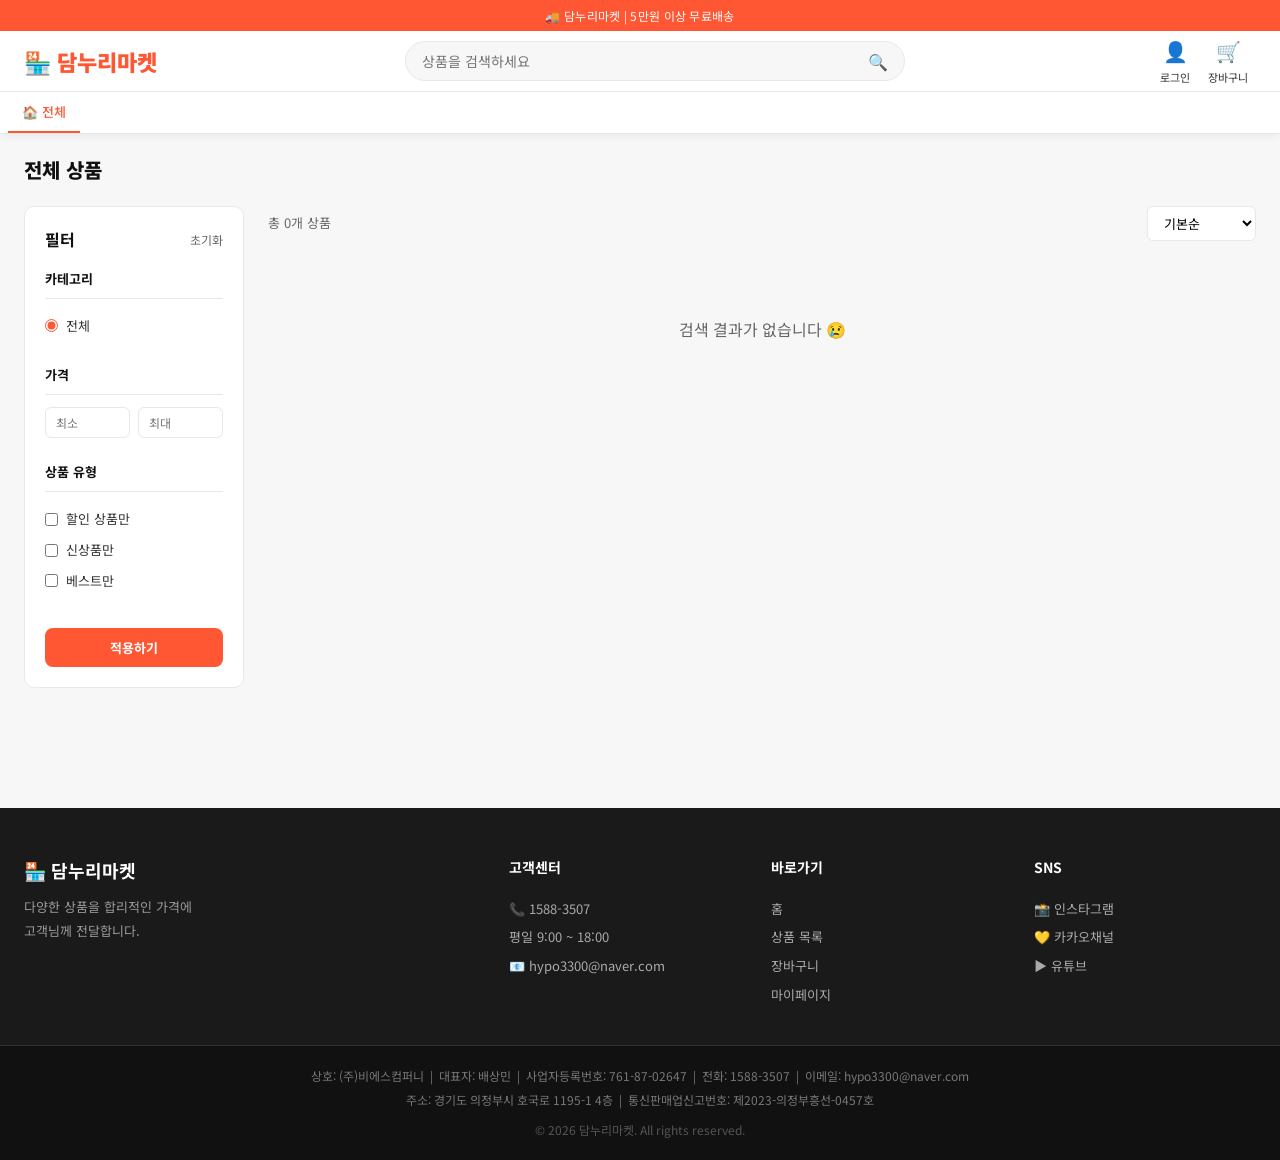
<file: products.html>
<!DOCTYPE html>
<html lang="ko">
<head>
  <meta charset="UTF-8">
  <meta http-equiv="Content-Security-Policy" content="upgrade-insecure-requests; script-src 'self' 'unsafe-eval' 'unsafe-inline' https:">
  <meta name="viewport" content="width=device-width, initial-scale=1.0">
  <title>상품 목록 - 담누리마켓</title>
  <meta property="og:type" content="website">
  <meta property="og:site_name" content="담누리마켓">
  <meta property="og:title" content="🛒 상품 목록 - 담누리마켓">
  <meta property="og:description" content="담누리마켓의 다양한 상품을 만나보세요!">
  <meta property="og:image" content="https://gasway.shop/images/og-image.jpg.png">
  <meta property="og:url" content="https://gasway.shop/products.html">
  <meta property="og:locale" content="ko_KR">
  <link rel="preconnect" href="https://fonts.googleapis.com">
  <link href="https://fonts.googleapis.com/css2?family=Noto+Sans+KR:wght@300;400;500;600;700;800;900&display=swap" rel="stylesheet">
  <link rel="stylesheet" href="css/style.css">
  <style>
    .products-layout { display: grid; grid-template-columns: 220px 1fr; gap: 24px; margin-top: 20px; }
    .filter-panel { background: var(--white); border-radius: var(--radius); border: 1px solid var(--border); padding: 20px; height: fit-content; position: sticky; top: 120px; }
    .filter-group { margin-bottom: 24px; }
    .filter-group h4 { font-size: 13px; font-weight: 700; margin-bottom: 12px; padding-bottom: 8px; border-bottom: 1px solid var(--border); }
    .filter-item { display: flex; align-items: center; gap: 8px; padding: 5px 0; font-size: 13px; color: var(--gray-dark); cursor: pointer; }
    .filter-item input { accent-color: var(--accent); }
    .price-range { display: grid; grid-template-columns: 1fr 1fr; gap: 8px; }
    .price-range input { width: 100%; border: 1px solid var(--border); border-radius: 6px; padding: 6px 10px; font-size: 12px; outline: none; }
    .price-range input:focus { border-color: var(--accent); }
    .products-header { display: flex; align-items: center; justify-content: space-between; margin-bottom: 16px; }
    .products-count { font-size: 13px; color: var(--gray); }
    .sort-select { border: 1px solid var(--border); border-radius: 6px; padding: 6px 12px; font-size: 13px; font-family: var(--font-main); outline: none; background: var(--white); cursor: pointer; }
    .sort-select:focus { border-color: var(--accent); }
    .filter-btn { display: none; }
    .pagination { display: flex; justify-content: center; gap: 6px; margin-top: 32px; }
    .page-btn { width: 36px; height: 36px; border-radius: 8px; border: 1px solid var(--border); background: var(--white); font-size: 13px; display: flex; align-items: center; justify-content: center; cursor: pointer; transition: var(--transition); }
    .page-btn:hover, .page-btn.active { background: var(--accent); color: #fff; border-color: var(--accent); }
    .filter-apply { width: 100%; padding: 10px; background: var(--accent); color: #fff; border: none; border-radius: 8px; font-size: 13px; font-weight: 700; margin-top: 8px; cursor: pointer; }

    /* ===== 풀 푸터 스타일 ===== */
    .footer-full {
      background: #1a1a1a;
      color: #ccc;
      margin-top: 60px;
    }
    .footer-full .footer-top {
      max-width: 1280px;
      margin: 0 auto;
      padding: 48px 24px 36px;
      display: grid;
      grid-template-columns: 2fr 1fr 1fr 1fr;
      gap: 40px;
    }
    .footer-full .footer-brand-name {
      font-size: 18px;
      font-weight: 700;
      color: #fff;
      margin-bottom: 10px;
    }
    .footer-full .footer-brand-desc {
      font-size: 13px;
      line-height: 1.8;
      color: #999;
    }
    .footer-full .footer-col-title {
      font-size: 14px;
      font-weight: 700;
      color: #fff;
      margin-bottom: 16px;
    }
    .footer-full .footer-col-item {
      font-size: 13px;
      line-height: 2.2;
      color: #aaa;
    }
    .footer-full .footer-col-item a {
      color: #aaa;
      text-decoration: none;
      transition: color 0.2s;
    }
    .footer-full .footer-col-item a:hover { color: #fff; }
    .footer-full .footer-divider {
      border: none;
      border-top: 1px solid #333;
      margin: 0;
    }

    /* ===== 사업자 정보 하단바 (PG 심사 필수) ===== */
    .footer-biz {
      background: #111;
      text-align: center;
      padding: 18px 20px;
    }
    .footer-biz p {
      font-size: 12px;
      color: #777;
      line-height: 2.0;
      margin: 0;
    }
    .footer-biz .biz-copyright {
      font-size: 12px;
      color: #555;
      margin-top: 6px;
    }

    @media (max-width: 768px) {
      .products-layout { grid-template-columns: 1fr; }
      .filter-panel { display: none; position: fixed; inset: 0; z-index: 800; border-radius: 0; overflow-y: auto; }
      .filter-panel.mobile-open { display: block; }
      .filter-btn { display: flex; align-items: center; gap: 6px; border: 1px solid var(--border); border-radius: 8px; padding: 8px 14px; font-size: 13px; background: var(--white); cursor: pointer; }
      .footer-full .footer-top { grid-template-columns: 1fr 1fr; gap: 28px; padding: 36px 20px 28px; }
      .footer-biz p { font-size: 11px; }
    }
    @media (max-width: 480px) {
      .footer-full .footer-top { grid-template-columns: 1fr; }
    }
  </style>
</head>
<body>

<header class="header">
  <div class="header-notice">🚚 담누리마켓 | 5만원 이상 무료배송</div>
  <div class="header-main">
    <a href="index.html" class="header-logo">
      <span>🏪</span><span id="store-name">담누리마켓</span>
    </a>
    <div class="header-search">
      <div class="search-bar" onclick="Search.open()">
        <input type="text" placeholder="상품을 검색하세요" readonly>
        <button>🔍</button>
      </div>
    </div>
    <div class="header-icons">
      <a href="mypage.html" class="header-icon"><span class="icon-emoji">👤</span><span id="login-label">로그인</span></a>
      <a href="cart.html" class="header-icon"><span class="icon-emoji">🛒</span><span>장바구니</span><span class="cart-badge">0</span></a>
    </div>
  </div>
  <nav class="header-nav">
    <div class="nav-inner" id="main-nav">
      <button class="nav-item active" onclick="filterByNav('all', this)">🏠 전체</button>
    </div>
  </nav>
</header>

<div class="search-modal" id="search-modal">
  <div class="search-modal-box">
    <div class="search-modal-header">
      <span>🔍</span>
      <input type="text" class="search-modal-input" id="search-input" placeholder="검색어를 입력하세요"
        oninput="Search.run(this.value)">
      <button class="search-modal-close" onclick="Search.close()">✕</button>
    </div>
    <div id="search-results"><p class="search-empty">검색어를 입력하세요</p></div>
  </div>
</div>

<main>
  <div class="main-wrap">
    <div style="display:flex; align-items:center; justify-content:space-between; margin-top:20px;">
      <h1 style="font-size:20px; font-weight:800;" id="page-heading">전체 상품</h1>
      <button class="filter-btn" onclick="document.getElementById('filter-panel').classList.toggle('mobile-open')">
        🔧 필터
      </button>
    </div>

    <div class="products-layout">
      <aside class="filter-panel" id="filter-panel">
        <div style="display:flex; justify-content:space-between; align-items:center; margin-bottom:16px;">
          <strong>필터</strong>
          <button onclick="resetFilters()" style="font-size:12px; color:var(--gray); background:none; border:none; cursor:pointer;">초기화</button>
        </div>

        <div class="filter-group">
          <h4>카테고리</h4>
          <div id="filter-categories">
            <label class="filter-item"><input type="radio" name="cat" value="all" checked> 전체</label>
          </div>
        </div>

        <div class="filter-group">
          <h4>가격</h4>
          <div class="price-range">
            <input type="number" id="price-min" placeholder="최소" step="1000">
            <input type="number" id="price-max" placeholder="최대" step="1000">
          </div>
        </div>

        <div class="filter-group">
          <h4>상품 유형</h4>
          <label class="filter-item"><input type="checkbox" id="filter-sale"> 할인 상품만</label>
          <label class="filter-item"><input type="checkbox" id="filter-new"> 신상품만</label>
          <label class="filter-item"><input type="checkbox" id="filter-best"> 베스트만</label>
        </div>

        <button class="filter-apply" onclick="applyFilters()">적용하기</button>
      </aside>

      <div>
        <div class="products-header">
          <span class="products-count" id="products-count">상품 로딩 중...</span>
          <select class="sort-select" id="sort-select" onchange="sortProducts()">
            <option value="default">기본순</option>
            <option value="price-asc">가격 낮은순</option>
            <option value="price-desc">가격 높은순</option>
            <option value="name">이름순</option>
            <option value="discount">할인율순</option>
          </select>
        </div>

        <div class="product-grid" id="product-grid">
          <div class="skeleton skeleton-card"></div>
          <div class="skeleton skeleton-card"></div>
          <div class="skeleton skeleton-card"></div>
          <div class="skeleton skeleton-card"></div>
          <div class="skeleton skeleton-card"></div>
          <div class="skeleton skeleton-card"></div>
        </div>

        <div class="pagination" id="pagination"></div>
      </div>
    </div>
  </div>
</main>

<!-- ===== 풀 푸터 (PG 심사 필수 항목 포함) ===== -->
<footer class="footer-full">
  <div class="footer-top">
    <!-- 브랜드 소개 -->
    <div>
      <div class="footer-brand-name">🏪 <span id="footer-brand">담누리마켓</span></div>
      <div class="footer-brand-desc">
        다양한 상품을 합리적인 가격에<br>고객님께 전달합니다.
      </div>
    </div>
    <!-- 고객센터 -->
    <div>
      <div class="footer-col-title">고객센터</div>
      <div class="footer-col-item">
        📞 <span id="footer-tel">1588-3507</span><br>
        평일 9:00 ~ 18:00<br>
        📧 <span id="footer-email">hypo3300@naver.com</span>
      </div>
    </div>
    <!-- 바로가기 -->
    <div>
      <div class="footer-col-title">바로가기</div>
      <div class="footer-col-item">
        <a href="index.html">홈</a><br>
        <a href="products.html">상품 목록</a><br>
        <a href="cart.html">장바구니</a><br>
        <a href="mypage.html">마이페이지</a>
      </div>
    </div>
    <!-- SNS -->
    <div>
      <div class="footer-col-title">SNS</div>
      <div class="footer-col-item">
        📸 인스타그램<br>
        💛 카카오채널<br>
        ▶ 유튜브
      </div>
    </div>
  </div>

  <hr class="footer-divider">

  <!-- 사업자 정보 (PG 심사 고정 노출 필수) -->
  <div class="footer-biz">
    <p>
      상호: <span id="biz-name">(주)비에스컴퍼니</span>
      &nbsp;|&nbsp; 대표자: <span id="biz-ceo">배상민</span>
      &nbsp;|&nbsp; 사업자등록번호: <span id="biz-regno">761-87-02647</span>
      &nbsp;|&nbsp; 전화: <span id="biz-tel">1588-3507</span>
      &nbsp;|&nbsp; 이메일: <span id="biz-email">hypo3300@naver.com</span><br>
      주소: <span id="biz-addr">경기도 의정부시 호국로 1195-1 4층</span>
      &nbsp;|&nbsp; 통신판매업신고번호: <span id="biz-mailorder">제2023-의정부흥선-0457호</span>
    </p>
    <p class="biz-copyright">© <span id="biz-year">2026</span> <span id="biz-brand">담누리마켓</span>. All rights reserved.</p>
  </div>
</footer>

<script src="js/config.js"></script>
<script src="js/sheets.js"></script>
<script src="js/app.js"></script>
<script>
// ===== 로그인 상태 헤더 반영 =====
(function() {
  try {
    var userData = sessionStorage.getItem('user');
    if (!userData) return;
    var user = JSON.parse(userData);
    if (!user || !user.name) return;
    var label = document.getElementById('login-label');
    if (label) label.textContent = user.name + '님';
  } catch(e) {}
})();

// ===== 사업자 정보 Google Sheets에서 동적 로드 =====
async function loadBizInfo() {
  try {
    const url = CONFIG.APPS_SCRIPT_URL + '?action=getBizInfo';
    const res = await fetch(url);
    const data = await res.json();
    if (!data || data.error) return; // 실패 시 하드코딩 기본값 유지

    // 시트 컬럼 순서: 상호, 사업자번호, 대표자, 주소, 전화, 이메일, 도메인, 저작권연도, 브랜드명, 통신판매업번호
    const biz = data.biz || data;
    if (biz.상호)         { document.getElementById('biz-name').textContent    = biz.상호; }
    if (biz.대표자)       { document.getElementById('biz-ceo').textContent     = biz.대표자; }
    if (biz.사업자번호)   { document.getElementById('biz-regno').textContent   = biz.사업자번호; }
    if (biz.전화)         { document.getElementById('biz-tel').textContent     = biz.전화;
                            document.getElementById('footer-tel').textContent  = biz.전화; }
    if (biz.이메일)       { document.getElementById('biz-email').textContent   = biz.이메일;
                            document.getElementById('footer-email').textContent = biz.이메일; }
    if (biz.주소)         { document.getElementById('biz-addr').textContent    = biz.주소; }
    if (biz.통신판매업번호){ document.getElementById('biz-mailorder').textContent = biz.통신판매업번호; }
    if (biz.저작권연도)   { document.getElementById('biz-year').textContent    = biz.저작권연도; }
    if (biz.브랜드명)     { document.getElementById('biz-brand').textContent   = biz.브랜드명;
                            document.getElementById('footer-brand').textContent = biz.브랜드명; }
  } catch(e) {
    // 네트워크 실패 시 HTML에 하드코딩된 기본값 그대로 표시
    console.log('사업자정보 로드 실패 (기본값 사용):', e.message);
  }
}

// ===== 상품 목록 로직 =====
let allProducts = [];
let filteredProducts = [];
let currentPage = 1;
const PER_PAGE = CONFIG.PRODUCTS_PER_PAGE;
let currentCategoryName = 'all';

function createProductCard(p) {
  const price = p.salePrice || p.price;
  const discount = p.salePrice ? Math.round((1 - p.salePrice / p.price) * 100) : 0;
  const productJson = JSON.stringify(p).replace(/"/g, '&quot;');
  return `
    <div class="product-card" onclick="location.href=dealerUrl('product.html?id=${p.id}')">
      <div class="product-img-wrap">
        <img src="${p.image}" alt="${p.name}" loading="lazy"
          onerror="this.src='https://via.placeholder.com/400x400?text=${encodeURIComponent(p.name)}'">
        ${p.badge ? `<span class="product-badge badge-${p.badge.toLowerCase()}">${p.badge}</span>` : ''}
        <button class="product-wish" onclick="event.stopPropagation(); this.textContent=this.textContent==='❤️'?'🤍':'❤️'">🤍</button>
        <button class="product-quick-add" onclick="event.stopPropagation(); Cart.add(${productJson})">🛒 빠른 담기</button>
      </div>
      <div class="product-info">
        <div class="product-category">${p.category}</div>
        <div class="product-name">${p.name}</div>
        <div class="product-price">
          <span class="price-sale">${price.toLocaleString()}원</span>
          ${p.salePrice ? `<span class="price-original">${p.price.toLocaleString()}원</span>` : ''}
          ${discount ? `<span class="price-discount">${discount}%</span>` : ''}
        </div>
      </div>
    </div>`;
}

function renderPage() {
  const start = (currentPage - 1) * PER_PAGE;
  const pageItems = filteredProducts.slice(start, start + PER_PAGE);
  const grid = document.getElementById('product-grid');
  if (!pageItems.length) {
    grid.innerHTML = '<div style="grid-column:1/-1;text-align:center;padding:60px;color:var(--gray);">검색 결과가 없습니다 😢</div>';
  } else {
    grid.innerHTML = pageItems.map(createProductCard).join('');
  }
  document.getElementById('products-count').textContent = `총 ${filteredProducts.length}개 상품`;
  renderPagination();
}

function renderPagination() {
  const total = Math.ceil(filteredProducts.length / PER_PAGE);
  const el = document.getElementById('pagination');
  if (total <= 1) { el.innerHTML = ''; return; }
  let html = '';
  for (let i = 1; i <= total; i++) {
    html += `<button class="page-btn${i === currentPage ? ' active' : ''}" onclick="goPage(${i})">${i}</button>`;
  }
  el.innerHTML = html;
}

function goPage(n) {
  currentPage = n;
  renderPage();
  window.scrollTo({ top: 0, behavior: 'smooth' });
}

function sortProducts() {
  const sort = document.getElementById('sort-select').value;
  filteredProducts = [...filteredProducts].sort((a, b) => {
    const pa = a.salePrice || a.price, pb = b.salePrice || b.price;
    if (sort === 'price-asc') return pa - pb;
    if (sort === 'price-desc') return pb - pa;
    if (sort === 'name') return a.name.localeCompare(b.name);
    if (sort === 'discount') {
      const da = a.salePrice ? (1 - a.salePrice / a.price) : 0;
      const db = b.salePrice ? (1 - b.salePrice / b.price) : 0;
      return db - da;
    }
    return 0;
  });
  currentPage = 1;
  renderPage();
}

function applyFilters() {
  const minP = parseInt(document.getElementById('price-min').value) || 0;
  const maxP = parseInt(document.getElementById('price-max').value) || Infinity;
  const onlySale = document.getElementById('filter-sale').checked;
  const onlyNew = document.getElementById('filter-new').checked;
  const onlyBest = document.getElementById('filter-best').checked;

  let base = currentCategoryName === 'all'
    ? [...allProducts]
    : allProducts.filter(p => p.category.trim() === currentCategoryName.trim());

  filteredProducts = base.filter(p => {
    const price = p.salePrice || p.price;
    if (price < minP || price > maxP) return false;
    if (onlySale && !p.salePrice) return false;
    if (onlyNew && p.badge !== 'NEW') return false;
    if (onlyBest && p.badge !== 'BEST') return false;
    return true;
  });
  currentPage = 1;
  renderPage();
  document.getElementById('filter-panel').classList.remove('mobile-open');
}

function resetFilters() {
  document.getElementById('price-min').value = '';
  document.getElementById('price-max').value = '';
  document.getElementById('filter-sale').checked = false;
  document.getElementById('filter-new').checked = false;
  document.getElementById('filter-best').checked = false;
  currentCategoryName = 'all';
  filteredProducts = [...allProducts];
  currentPage = 1;
  renderPage();
  document.querySelectorAll('.nav-item').forEach(b => b.classList.remove('active'));
  document.querySelector('.nav-item').classList.add('active');
}

function filterByNav(categoryName, btn) {
  document.querySelectorAll('.nav-item').forEach(b => b.classList.remove('active'));
  if (btn) btn.classList.add('active');
  currentCategoryName = categoryName;
  if (categoryName === 'all') {
    filteredProducts = [...allProducts];
    document.getElementById('page-heading').textContent = '전체 상품';
  } else {
    filteredProducts = allProducts.filter(p => p.category.trim() === categoryName.trim());
    document.getElementById('page-heading').textContent = categoryName + ' 상품';
  }
  currentPage = 1;
  renderPage();
}

async function initPage() {
  document.getElementById('store-name').textContent = CONFIG.STORE.BRAND || CONFIG.STORE.NAME;
  Cart.init();

  // 사업자 정보 로드 (구글 시트 → 푸터 자동 반영)
  loadBizInfo();

  const params = new URLSearchParams(location.search);
  const filterParam = params.get('filter');
  const categoryParam = params.get('category');

  if (filterParam) {
    document.getElementById('page-heading').textContent =
      {sale:'특가 상품', new:'신상품', best:'베스트 상품'}[filterParam] || '전체 상품';
  }

  try {
    allProducts = await ProductAPI.getAll();
    if (!allProducts.length) throw new Error('empty');
  } catch(e) {
    allProducts = [];
  }

  if (filterParam === 'sale') filteredProducts = allProducts.filter(p => p.salePrice > 0);
  else if (filterParam === 'new') filteredProducts = allProducts.filter(p => p.badge === 'NEW');
  else if (filterParam === 'best') filteredProducts = allProducts.filter(p => p.badge === 'BEST' || p.isFeatured);
  else if (categoryParam) {
    currentCategoryName = categoryParam;
    filteredProducts = allProducts.filter(p => p.category.trim() === categoryParam.trim());
    document.getElementById('page-heading').textContent = categoryParam + ' 상품';
  } else {
    filteredProducts = [...allProducts];
  }

  try {
    const categories = await CategoryAPI.getMain();
    const catContainer = document.getElementById('filter-categories');
    const nav = document.getElementById('main-nav');

    categories.forEach(c => {
      const catName = c.name.trim();
      catContainer.innerHTML += `
        <label class="filter-item">
          <input type="radio" name="cat" value="${catName}"
            onchange="filterByNav('${catName}', null)">
          ${c.icon} ${catName}
        </label>`;

      const btn = document.createElement('button');
      btn.className = 'nav-item';
      btn.textContent = `${c.icon} ${catName}`;
      btn.setAttribute('data-category', catName);
      btn.onclick = function() { filterByNav(catName, this); };
      nav.appendChild(btn);
    });

    if (categoryParam) {
      document.querySelectorAll('.nav-item').forEach(b => {
        if (b.getAttribute('data-category') === categoryParam) {
          b.classList.add('active');
          document.querySelector('.nav-item').classList.remove('active');
        }
      });
    }
  } catch(e) {
    console.log('카테고리 로드 실패:', e);
  }

  renderPage();
}

initPage();
</script>
</body>
</html>
</file>
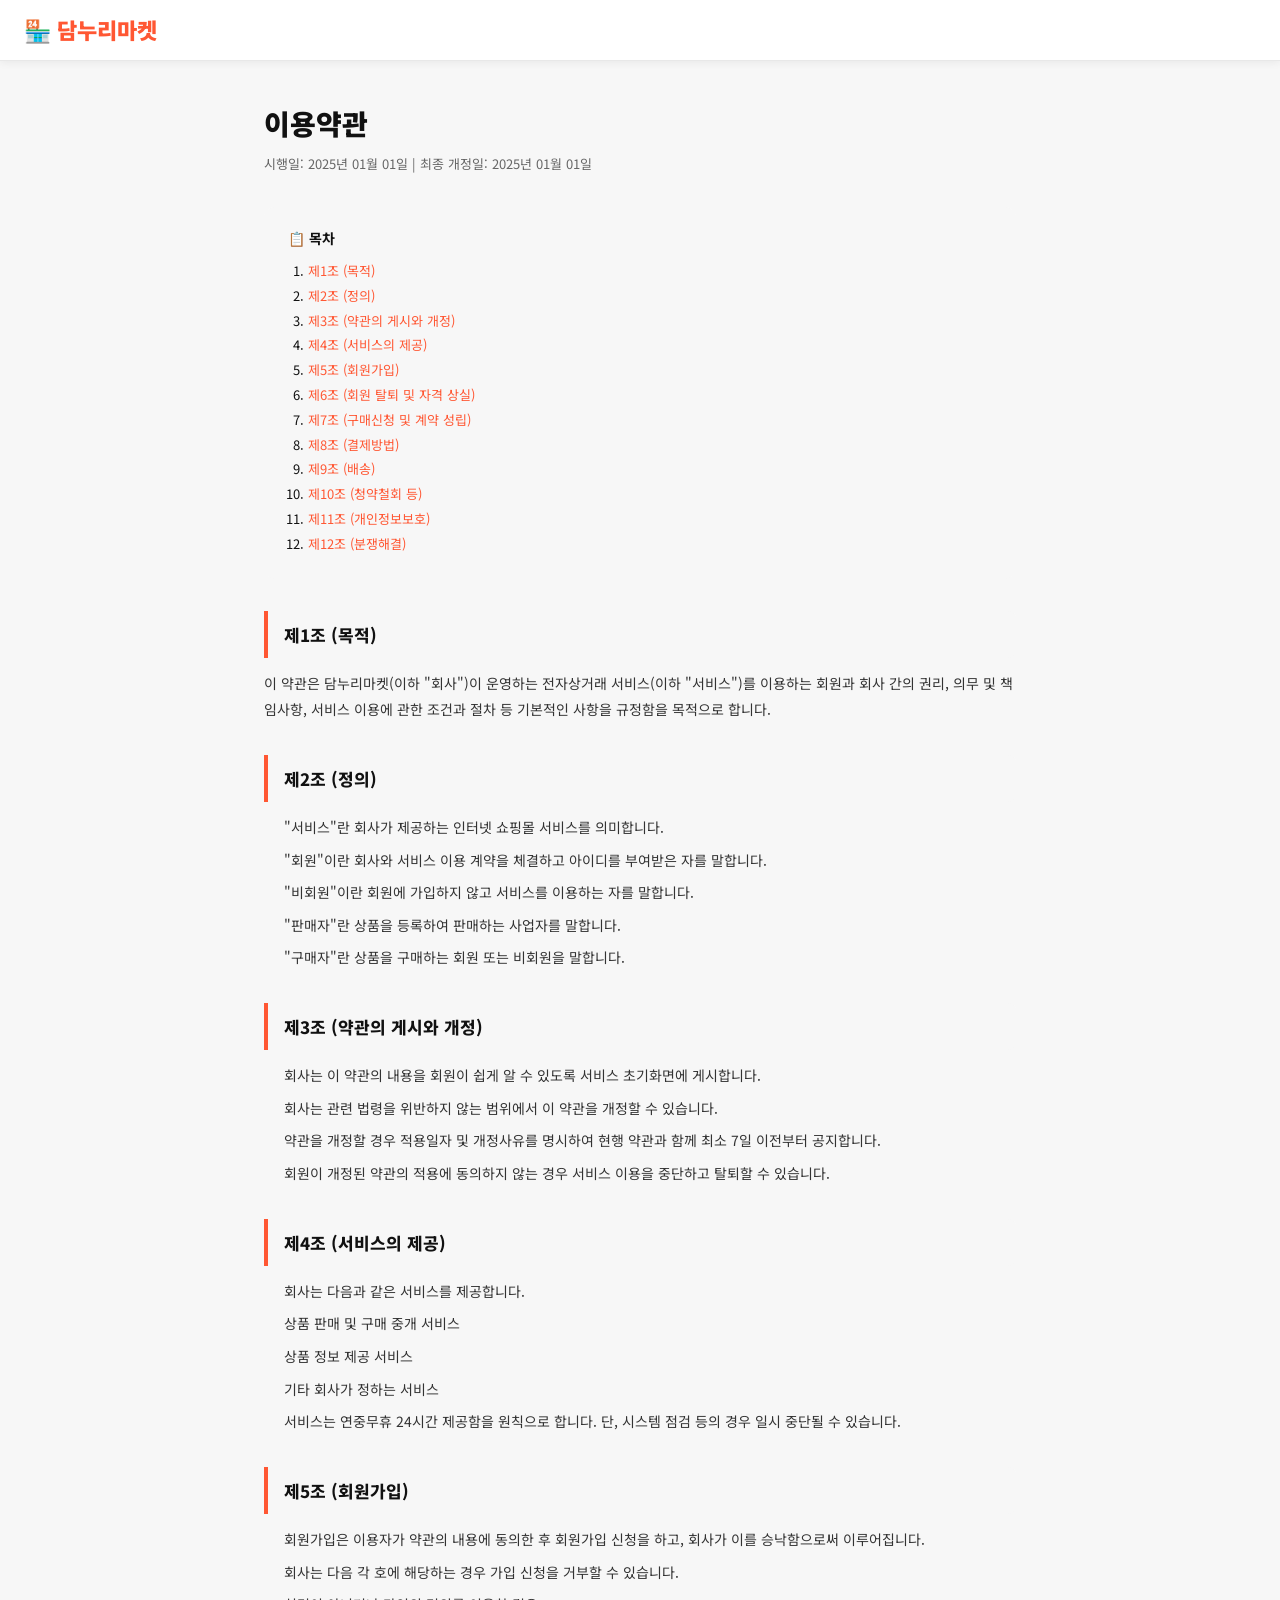
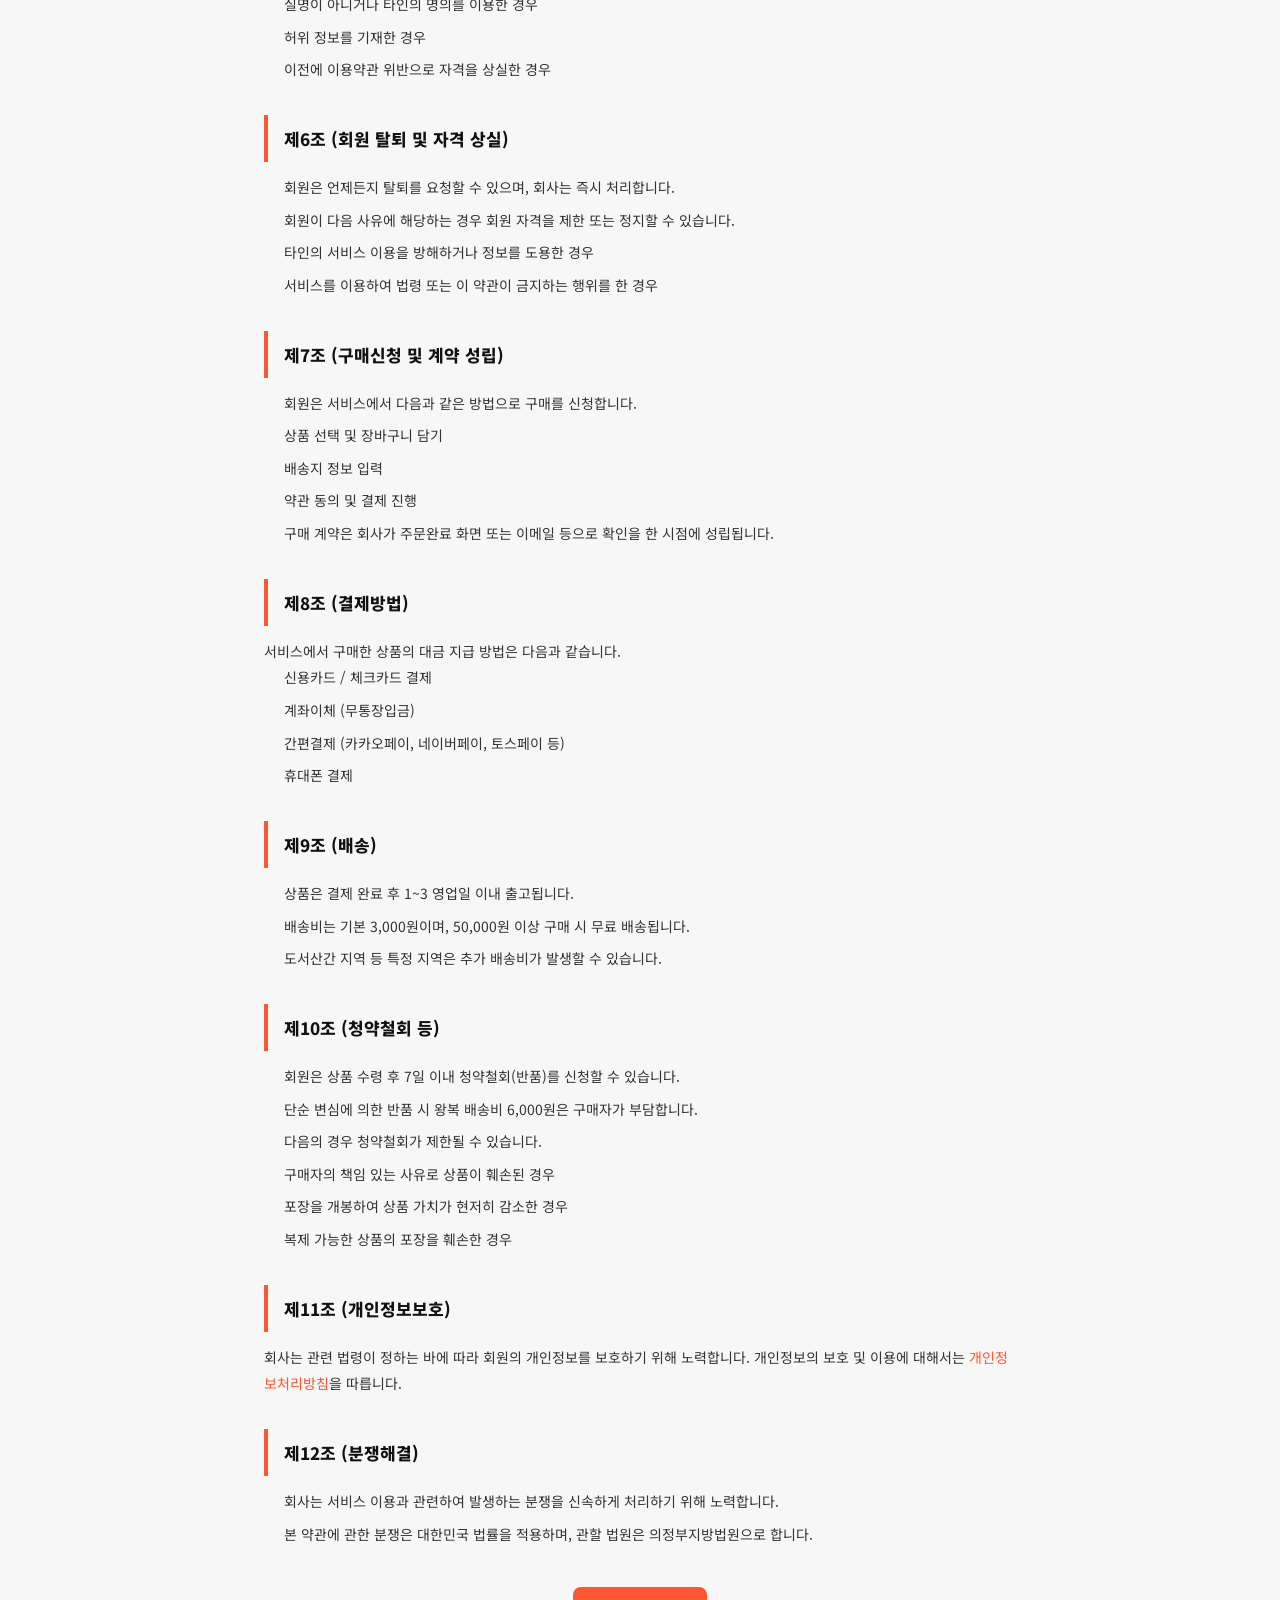
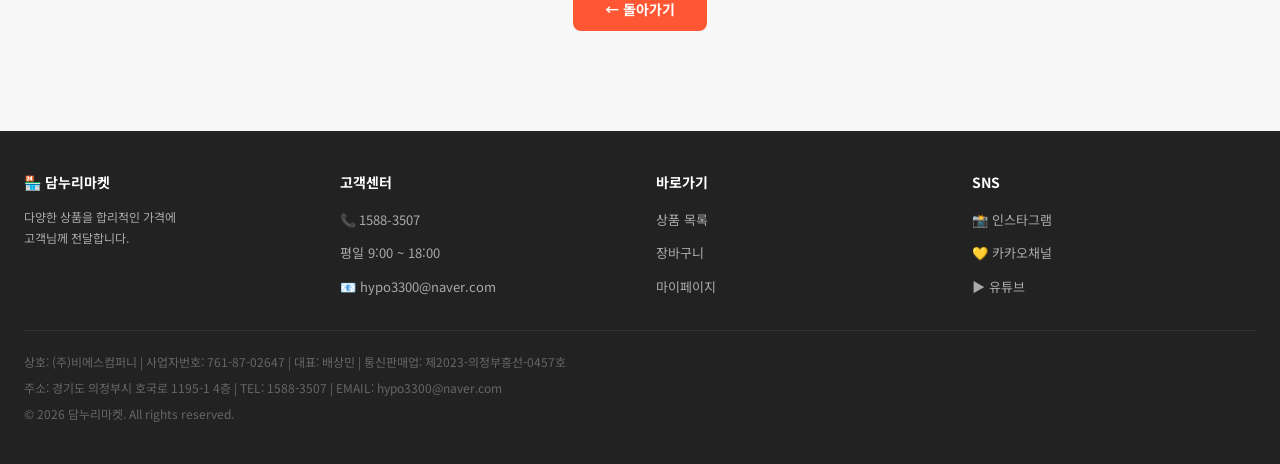
<file: terms.html>
<!DOCTYPE html>
<html lang="ko">
<head>
  <meta charset="UTF-8">
  <meta name="viewport" content="width=device-width, initial-scale=1.0">
  <title>이용약관 - 담누리마켓</title>
  <link href="https://fonts.googleapis.com/css2?family=Noto+Sans+KR:wght@300;400;500;600;700;800;900&display=swap" rel="stylesheet">
  <link rel="stylesheet" href="css/style.css">
  <style>
    .policy-wrap { max-width: 800px; margin: 40px auto; padding: 0 24px 60px; }
    .policy-title { font-size: 28px; font-weight: 900; margin-bottom: 8px; }
    .policy-date { font-size: 13px; color: var(--gray); margin-bottom: 32px; }
    .policy-section { margin-bottom: 32px; }
    .policy-section h2 { font-size: 17px; font-weight: 800; margin-bottom: 12px; padding: 10px 16px; background: var(--bg); border-left: 4px solid var(--accent); border-radius: 0 8px 8px 0; }
    .policy-section p, .policy-section li { font-size: 14px; line-height: 1.9; color: var(--gray-dark); }
    .policy-section ul, .policy-section ol { padding-left: 20px; }
    .policy-section li { margin-bottom: 6px; }
    .toc { background: var(--bg); border-radius: 12px; padding: 20px 24px; margin-bottom: 32px; }
    .toc h3 { font-size: 14px; font-weight: 700; margin-bottom: 12px; }
    .toc ol { padding-left: 20px; }
    .toc li { font-size: 13px; margin-bottom: 4px; }
    .toc a { color: var(--accent); }
  </style>
</head>
<body>
<header class="header">
  <div class="header-main">
    <a href="index.html" class="header-logo"><span>🏪</span><span id="store-name">담누리마켓</span></a>
  </div>
</header>

<main>
  <div class="policy-wrap">
    <h1 class="policy-title">이용약관</h1>
    <p class="policy-date">시행일: 2025년 01월 01일 | 최종 개정일: 2025년 01월 01일</p>

    <div class="toc">
      <h3>📋 목차</h3>
      <ol>
        <li><a href="#art1">제1조 (목적)</a></li>
        <li><a href="#art2">제2조 (정의)</a></li>
        <li><a href="#art3">제3조 (약관의 게시와 개정)</a></li>
        <li><a href="#art4">제4조 (서비스의 제공)</a></li>
        <li><a href="#art5">제5조 (회원가입)</a></li>
        <li><a href="#art6">제6조 (회원 탈퇴 및 자격 상실)</a></li>
        <li><a href="#art7">제7조 (구매신청 및 계약 성립)</a></li>
        <li><a href="#art8">제8조 (결제방법)</a></li>
        <li><a href="#art9">제9조 (배송)</a></li>
        <li><a href="#art10">제10조 (청약철회 등)</a></li>
        <li><a href="#art11">제11조 (개인정보보호)</a></li>
        <li><a href="#art12">제12조 (분쟁해결)</a></li>
      </ol>
    </div>

    <div class="policy-section" id="art1">
      <h2>제1조 (목적)</h2>
      <p>이 약관은 담누리마켓(이하 "회사")이 운영하는 전자상거래 서비스(이하 "서비스")를 이용하는 회원과 회사 간의 권리, 의무 및 책임사항, 서비스 이용에 관한 조건과 절차 등 기본적인 사항을 규정함을 목적으로 합니다.</p>
    </div>

    <div class="policy-section" id="art2">
      <h2>제2조 (정의)</h2>
      <ul>
        <li>"서비스"란 회사가 제공하는 인터넷 쇼핑몰 서비스를 의미합니다.</li>
        <li>"회원"이란 회사와 서비스 이용 계약을 체결하고 아이디를 부여받은 자를 말합니다.</li>
        <li>"비회원"이란 회원에 가입하지 않고 서비스를 이용하는 자를 말합니다.</li>
        <li>"판매자"란 상품을 등록하여 판매하는 사업자를 말합니다.</li>
        <li>"구매자"란 상품을 구매하는 회원 또는 비회원을 말합니다.</li>
      </ul>
    </div>

    <div class="policy-section" id="art3">
      <h2>제3조 (약관의 게시와 개정)</h2>
      <ul>
        <li>회사는 이 약관의 내용을 회원이 쉽게 알 수 있도록 서비스 초기화면에 게시합니다.</li>
        <li>회사는 관련 법령을 위반하지 않는 범위에서 이 약관을 개정할 수 있습니다.</li>
        <li>약관을 개정할 경우 적용일자 및 개정사유를 명시하여 현행 약관과 함께 최소 7일 이전부터 공지합니다.</li>
        <li>회원이 개정된 약관의 적용에 동의하지 않는 경우 서비스 이용을 중단하고 탈퇴할 수 있습니다.</li>
      </ul>
    </div>

    <div class="policy-section" id="art4">
      <h2>제4조 (서비스의 제공)</h2>
      <ul>
        <li>회사는 다음과 같은 서비스를 제공합니다.</li>
        <li>상품 판매 및 구매 중개 서비스</li>
        <li>상품 정보 제공 서비스</li>
        <li>기타 회사가 정하는 서비스</li>
        <li>서비스는 연중무휴 24시간 제공함을 원칙으로 합니다. 단, 시스템 점검 등의 경우 일시 중단될 수 있습니다.</li>
      </ul>
    </div>

    <div class="policy-section" id="art5">
      <h2>제5조 (회원가입)</h2>
      <ul>
        <li>회원가입은 이용자가 약관의 내용에 동의한 후 회원가입 신청을 하고, 회사가 이를 승낙함으로써 이루어집니다.</li>
        <li>회사는 다음 각 호에 해당하는 경우 가입 신청을 거부할 수 있습니다.</li>
        <li>실명이 아니거나 타인의 명의를 이용한 경우</li>
        <li>허위 정보를 기재한 경우</li>
        <li>이전에 이용약관 위반으로 자격을 상실한 경우</li>
      </ul>
    </div>

    <div class="policy-section" id="art6">
      <h2>제6조 (회원 탈퇴 및 자격 상실)</h2>
      <ul>
        <li>회원은 언제든지 탈퇴를 요청할 수 있으며, 회사는 즉시 처리합니다.</li>
        <li>회원이 다음 사유에 해당하는 경우 회원 자격을 제한 또는 정지할 수 있습니다.</li>
        <li>타인의 서비스 이용을 방해하거나 정보를 도용한 경우</li>
        <li>서비스를 이용하여 법령 또는 이 약관이 금지하는 행위를 한 경우</li>
      </ul>
    </div>

    <div class="policy-section" id="art7">
      <h2>제7조 (구매신청 및 계약 성립)</h2>
      <ul>
        <li>회원은 서비스에서 다음과 같은 방법으로 구매를 신청합니다.</li>
        <li>상품 선택 및 장바구니 담기</li>
        <li>배송지 정보 입력</li>
        <li>약관 동의 및 결제 진행</li>
        <li>구매 계약은 회사가 주문완료 화면 또는 이메일 등으로 확인을 한 시점에 성립됩니다.</li>
      </ul>
    </div>

    <div class="policy-section" id="art8">
      <h2>제8조 (결제방법)</h2>
      <p>서비스에서 구매한 상품의 대금 지급 방법은 다음과 같습니다.</p>
      <ul>
        <li>신용카드 / 체크카드 결제</li>
        <li>계좌이체 (무통장입금)</li>
        <li>간편결제 (카카오페이, 네이버페이, 토스페이 등)</li>
        <li>휴대폰 결제</li>
      </ul>
    </div>

    <div class="policy-section" id="art9">
      <h2>제9조 (배송)</h2>
      <ul>
        <li>상품은 결제 완료 후 1~3 영업일 이내 출고됩니다.</li>
        <li>배송비는 기본 3,000원이며, 50,000원 이상 구매 시 무료 배송됩니다.</li>
        <li>도서산간 지역 등 특정 지역은 추가 배송비가 발생할 수 있습니다.</li>
      </ul>
    </div>

    <div class="policy-section" id="art10">
      <h2>제10조 (청약철회 등)</h2>
      <ul>
        <li>회원은 상품 수령 후 7일 이내 청약철회(반품)를 신청할 수 있습니다.</li>
        <li>단순 변심에 의한 반품 시 왕복 배송비 6,000원은 구매자가 부담합니다.</li>
        <li>다음의 경우 청약철회가 제한될 수 있습니다.</li>
        <li>구매자의 책임 있는 사유로 상품이 훼손된 경우</li>
        <li>포장을 개봉하여 상품 가치가 현저히 감소한 경우</li>
        <li>복제 가능한 상품의 포장을 훼손한 경우</li>
      </ul>
    </div>

    <div class="policy-section" id="art11">
      <h2>제11조 (개인정보보호)</h2>
      <p>회사는 관련 법령이 정하는 바에 따라 회원의 개인정보를 보호하기 위해 노력합니다. 개인정보의 보호 및 이용에 대해서는 <a href="privacy.html" style="color:var(--accent)">개인정보처리방침</a>을 따릅니다.</p>
    </div>

    <div class="policy-section" id="art12">
      <h2>제12조 (분쟁해결)</h2>
      <ul>
        <li>회사는 서비스 이용과 관련하여 발생하는 분쟁을 신속하게 처리하기 위해 노력합니다.</li>
        <li>본 약관에 관한 분쟁은 대한민국 법률을 적용하며, 관할 법원은 의정부지방법원으로 합니다.</li>
      </ul>
    </div>

    <div style="text-align:center; margin-top:40px;">
      <button onclick="history.back()" style="padding:12px 32px; background:var(--accent); color:#fff; border:none; border-radius:8px; font-size:14px; font-weight:700; cursor:pointer;">← 돌아가기</button>
    </div>
  </div>
</main>

<!-- ===== 풀 푸터 (main.js 자동 반영) ===== -->
<footer class="footer">
  <div class="footer-inner">
    <div>
      <h4 id="footer-store-name">🏪 담누리마켓</h4>
      <p style="font-size:12px;line-height:1.8;margin-top:8px;color:#aaa;">다양한 상품을 합리적인 가격에<br>고객님께 전달합니다.</p>
    </div>
    <div>
      <h4>고객센터</h4>
      <ul>
        <li><a href="#" id="footer-phone">📞 1588-3507</a></li>
        <li><a href="#">평일 9:00 ~ 18:00</a></li>
        <li><a href="#" id="footer-email">📧 hypo3300@naver.com</a></li>
      </ul>
    </div>
    <div>
      <h4>바로가기</h4>
      <ul>
        <li><a href="products.html">상품 목록</a></li>
        <li><a href="cart.html">장바구니</a></li>
        <li><a href="mypage.html">마이페이지</a></li>
      </ul>
    </div>
    <div>
      <h4>SNS</h4>
      <ul>
        <li><a href="#">📸 인스타그램</a></li>
        <li><a href="#">💛 카카오채널</a></li>
        <li><a href="#">▶ 유튜브</a></li>
      </ul>
    </div>
  </div>
  <div class="footer-bottom">
    <p id="footer-biz">상호: (주)비에스컴퍼니 | 사업자번호: 761-87-02647 | 대표: 배상민 | 통신판매업: 제2023-의정부흥선-0457호</p>
    <p id="footer-addr" style="margin-top:4px;">주소: 경기도 의정부시 호국로 1195-1 4층 | TEL: 1588-3507 | EMAIL: hypo3300@naver.com</p>
    <p id="footer-copy" style="margin-top:4px;">© 2026 담누리마켓. All rights reserved.</p>
  </div>
</footer>

<script src="js/config.js"></script>
<script src="js/sheets.js"></script>
<script src="js/app.js"></script>
<script src="js/main.js"></script>
</body>
</html>
</file>
<file: css/admin.css>
:root {
  --accent: #FF5733;
  --accent-dark: #d94420;
  --accent-light: #fff0ec;
  --sb-bg: #1e2336;
  --sb-hover: #2a3150;
  --sb-active-bg: rgba(255,87,51,0.15);
  --sb-text: #8b93b5;
  --sb-text-active: #ffffff;
  --bg: #f0f2f5;
  --white: #ffffff;
  --border: #e4e8ef;
  --gray: #8a93b0;
  --gray-dark: #2d3557;
  --radius: 10px;
  --shadow: 0 2px 12px rgba(0,0,0,0.06);
  --font: 'Noto Sans KR', sans-serif;
  --sb-w: 210px;
  --hd-h: 58px;
  --green: #00c471;
  --blue: #3b82f6;
  --orange: #f59e0b;
  --red: #ef4444;
}
* { box-sizing: border-box; margin: 0; padding: 0; }
body { font-family: var(--font); background: var(--bg); color: var(--gray-dark); font-size: 14px; line-height: 1.5; }
a { text-decoration: none; }

/* ── 로그인 ── */
#login-screen {
  position: fixed; inset: 0;
  background: linear-gradient(145deg, #0f1629 0%, #1e2336 50%, #141929 100%);
  display: flex; align-items: center; justify-content: center; z-index: 9999;
}
.lbox {
  width: 380px; padding: 50px 42px; text-align: center;
  background: rgba(255,255,255,0.04); backdrop-filter: blur(20px);
  border: 1px solid rgba(255,255,255,0.1); border-radius: 20px;
}
.lbox-logo { font-size: 44px; margin-bottom: 6px; }
.lbox-brand { color: #fff; font-size: 22px; font-weight: 900; letter-spacing: -0.5px; }
.lbox-sub { color: rgba(255,255,255,0.38); font-size: 12px; margin: 4px 0 32px; }
.lbox input {
  display: block; width: 100%; margin-bottom: 12px; padding: 13px 16px;
  background: rgba(255,255,255,0.07); border: 1px solid rgba(255,255,255,0.13);
  border-radius: 10px; color: #fff; font-size: 14px; font-family: var(--font); outline: none;
}
.lbox input::placeholder { color: rgba(255,255,255,0.32); }
.lbox input:focus { border-color: var(--accent); background: rgba(255,255,255,0.11); }
.lbox-btn {
  width: 100%; padding: 13px; margin-top: 4px; background: var(--accent);
  border: none; border-radius: 10px; color: #fff; font-size: 15px; font-weight: 700;
  cursor: pointer; font-family: var(--font); transition: .2s;
}
.lbox-btn:hover { background: var(--accent-dark); }
.lbox-err { color: #ff7070; font-size: 12px; margin-top: 10px; display: none; }

/* ── 레이아웃 ── */
#app { display: none; min-height: 100vh; }

/* 헤더 */
.hd {
  position: fixed; top: 0; left: 0; right: 0; height: var(--hd-h);
  background: var(--sb-bg); z-index: 200;
  display: flex; align-items: center;
  border-bottom: 1px solid rgba(255,255,255,0.05);
}
.hd-brand {
  width: var(--sb-w); display: flex; align-items: center; gap: 10px;
  padding: 0 18px; height: 100%; flex-shrink: 0;
  border-right: 1px solid rgba(255,255,255,0.06);
}
.hd-logo { font-size: 22px; }
.hd-title { color: #fff; font-weight: 800; font-size: 15px; line-height: 1.2; }
.hd-panel { color: rgba(255,255,255,0.4); font-size: 10px; }
.hd-nav { display: flex; align-items: center; gap: 2px; padding: 0 14px; }
.hd-nav a {
  color: rgba(255,255,255,0.45); font-size: 13px; padding: 6px 12px;
  border-radius: 7px; transition: .15s;
}
.hd-nav a:hover { color: #fff; background: rgba(255,255,255,0.08); }
.hd-right { margin-left: auto; display: flex; align-items: center; gap: 10px; padding-right: 16px; }
.hd-date { color: rgba(255,255,255,0.38); font-size: 12px; }
.hd-refresh {
  background: var(--accent); color: #fff; border: none;
  padding: 7px 14px; border-radius: 8px; font-size: 12px; font-weight: 700;
  cursor: pointer; font-family: var(--font);
}
.hd-logout {
  background: rgba(255,255,255,0.07); color: rgba(255,255,255,0.6);
  border: 1px solid rgba(255,255,255,0.1); padding: 6px 14px;
  border-radius: 7px; cursor: pointer; font-size: 12px; font-family: var(--font);
}

/* 사이드바 */
.sb {
  position: fixed; top: var(--hd-h); left: 0; bottom: 0;
  width: var(--sb-w); background: var(--sb-bg);
  overflow-y: auto; overflow-x: hidden;
  border-right: 1px solid rgba(255,255,255,0.05);
  display: flex; flex-direction: column;
}
.sb::-webkit-scrollbar { width: 3px; }
.sb::-webkit-scrollbar-thumb { background: rgba(255,255,255,0.08); border-radius: 2px; }
.sb-inner { flex: 1; padding: 10px 0; }
.sb-sec { margin-bottom: 2px; }
.sb-label {
  font-size: 10px; font-weight: 700; color: rgba(255,255,255,0.22);
  text-transform: uppercase; letter-spacing: 1.2px;
  padding: 10px 18px 4px;
}
.sb-item {
  display: flex; align-items: center; gap: 9px;
  padding: 9px 18px; cursor: pointer;
  color: var(--sb-text); font-size: 13px;
  transition: all .15s; position: relative; user-select: none;
}
.sb-item:hover { color: #dde; background: var(--sb-hover); }
.sb-item.active { color: var(--sb-text-active); background: var(--sb-active-bg); font-weight: 600; }
.sb-item.active::before {
  content: ''; position: absolute; left: 0; top: 4px; bottom: 4px;
  width: 3px; background: var(--accent); border-radius: 0 3px 3px 0;
}
.sb-item .si { font-size: 15px; width: 20px; text-align: center; flex-shrink: 0; }
.sb-item .sbadge {
  margin-left: auto; background: var(--red); color: #fff;
  font-size: 9px; padding: 2px 6px; border-radius: 10px; font-weight: 700;
}
.sb-hr { height: 1px; background: rgba(255,255,255,0.05); margin: 6px 14px; }
.sb-logout {
  padding: 14px 18px; color: rgba(255,255,255,0.35); font-size: 13px;
  cursor: pointer; display: flex; align-items: center; gap: 9px;
  transition: .15s; border-top: 1px solid rgba(255,255,255,0.05);
}
.sb-logout:hover { color: rgba(255,255,255,0.6); }

/* 메인 */
.main { margin-left: var(--sb-w); margin-top: var(--hd-h); padding: 22px; min-height: calc(100vh - var(--hd-h)); }
.page { display: none; }
.page.active { display: block; }

/* 페이지 헤더 */
.ph { display: flex; align-items: flex-start; justify-content: space-between; margin-bottom: 18px; }
.ph-title { font-size: 20px; font-weight: 700; }
.ph-sub { font-size: 12px; color: var(--gray); margin-top: 3px; }
.ph-acts { display: flex; gap: 8px; align-items: center; }

/* 버튼 */
.btn { padding: 9px 18px; border-radius: 8px; border: none; cursor: pointer; font-size: 13px; font-weight: 600; font-family: var(--font); transition: all .15s; display: inline-flex; align-items: center; gap: 5px; }
.btn-primary { background: var(--accent); color: #fff; }
.btn-primary:hover { background: var(--accent-dark); }
.btn-outline { background: var(--white); color: var(--gray-dark); border: 1px solid var(--border); }
.btn-outline:hover { background: var(--bg); }
.btn-danger { background: var(--red); color: #fff; }
.btn-danger:hover { background: #dc2626; }
.btn-green { background: var(--green); color: #fff; }
.btn-sm { padding: 6px 12px; font-size: 12px; }
.btn-xs { padding: 4px 9px; font-size: 11px; border-radius: 6px; }

/* 통계 카드 */
.stat-grid { display: grid; grid-template-columns: repeat(4,1fr); gap: 14px; margin-bottom: 20px; }
.sc {
  background: var(--white); border-radius: var(--radius); padding: 20px 22px;
  box-shadow: var(--shadow); border-top: 3px solid var(--border); position: relative; overflow: hidden;
}
.sc.c-blue { border-top-color: var(--blue); }
.sc.c-green { border-top-color: var(--green); }
.sc.c-orange { border-top-color: var(--orange); }
.sc.c-red { border-top-color: var(--accent); }
.sc-top { display: flex; justify-content: space-between; align-items: flex-start; }
.sc-icon { width: 44px; height: 44px; border-radius: 10px; display: flex; align-items: center; justify-content: center; font-size: 20px; }
.c-blue .sc-icon { background: #eff6ff; }
.c-green .sc-icon { background: #f0fdf4; }
.c-orange .sc-icon { background: #fffbeb; }
.c-red .sc-icon { background: #fff0ec; }
.sc-val { font-size: 26px; font-weight: 900; margin-top: 12px; }
.sc-label { font-size: 12px; color: var(--gray); margin-top: 2px; }
.sc-sub { font-size: 11px; color: #bbb; margin-top: 6px; }

/* 카드 */
.card { background: var(--white); border-radius: var(--radius); box-shadow: var(--shadow); overflow: hidden; margin-bottom: 16px; }
.card-hd { padding: 14px 20px; border-bottom: 1px solid var(--border); display: flex; align-items: center; gap: 10px; flex-wrap: wrap; }
.card-title { font-size: 14px; font-weight: 700; }
.card-count { font-size: 12px; color: var(--gray); background: var(--bg); padding: 2px 9px; border-radius: 20px; }
.card-acts { margin-left: auto; display: flex; gap: 8px; align-items: center; flex-wrap: wrap; }

/* 검색 */
.srch { padding: 8px 13px; border: 1px solid var(--border); border-radius: 8px; font-size: 13px; font-family: var(--font); outline: none; width: 200px; }
.srch:focus { border-color: var(--accent); }
.sel { padding: 8px 12px; border: 1px solid var(--border); border-radius: 8px; font-size: 13px; font-family: var(--font); outline: none; background: var(--white); cursor: pointer; }

/* 테이블 */
.tw { overflow-x: auto; }
table { width: 100%; border-collapse: collapse; }
th { padding: 10px 14px; text-align: left; font-size: 11px; font-weight: 700; color: var(--gray); background: #f7f8fb; border-bottom: 1px solid var(--border); white-space: nowrap; }
td { padding: 11px 14px; font-size: 13px; border-bottom: 1px solid #f2f3f7; vertical-align: middle; }
tr:last-child td { border-bottom: none; }
tr:hover td { background: #fafbff; }
.thumb { width: 46px; height: 46px; object-fit: cover; border-radius: 8px; border: 1px solid var(--border); display: block; }
.pname { font-weight: 600; }
.psub { font-size: 11px; color: var(--gray); margin-top: 1px; }

/* 뱃지 */
.bdg { display: inline-block; padding: 3px 9px; border-radius: 20px; font-size: 11px; font-weight: 700; }
.bdg-new { background: #e8f5e9; color: #2e7d32; }
.bdg-best { background: #fff3e0; color: #e65100; }
.bdg-sale { background: #fce4ec; color: #c62828; }
.bdg-on { background: #eff6ff; color: #1d4ed8; }
.bdg-off { background: #f5f5f5; color: #9e9e9e; }
.bdg-green { background: #f0fdf4; color: #166534; }

/* 2단 그리드 */
.two-col { display: grid; grid-template-columns: 1fr 1fr; gap: 16px; }

/* 상태 탭 */
.stabs { display: flex; padding: 0 20px; border-bottom: 2px solid var(--border); }
.stab { padding: 10px 16px; font-size: 13px; cursor: pointer; color: var(--gray); border-bottom: 2px solid transparent; margin-bottom: -2px; transition: .15s; white-space: nowrap; }
.stab:hover { color: var(--gray-dark); }
.stab.active { color: var(--accent); border-bottom-color: var(--accent); font-weight: 700; }
.stab .tc { font-size: 11px; background: var(--bg); padding: 1px 6px; border-radius: 10px; margin-left: 4px; }

/* 모달 */
.modal-ov { position: fixed; inset: 0; background: rgba(0,0,0,0.45); z-index: 1000; display: none; align-items: flex-start; justify-content: center; padding: 20px; overflow-y: auto; }
.modal-ov.open { display: flex; }
.modal { background: var(--white); border-radius: 16px; width: 100%; max-width: 920px; margin: auto; box-shadow: 0 20px 60px rgba(0,0,0,0.2); }
.m-hd { padding: 20px 24px; border-bottom: 1px solid var(--border); display: flex; align-items: center; justify-content: space-between; }
.m-title { font-size: 17px; font-weight: 700; }
.m-close { background: none; border: none; font-size: 22px; cursor: pointer; color: var(--gray); }
.m-body { padding: 24px; max-height: 74vh; overflow-y: auto; }
.m-ft { padding: 16px 24px; border-top: 1px solid var(--border); display: flex; justify-content: flex-end; gap: 10px; background: #f9fafb; border-radius: 0 0 16px 16px; }
.modal-hd { padding: 20px 28px; border-bottom: 1px solid var(--border); display: flex; align-items: center; justify-content: space-between; }
.modal-hd span { font-size: 17px; font-weight: 700; }
.modal-hd button { background: none; border: none; font-size: 22px; cursor: pointer; color: var(--gray); line-height: 1; }
.modal-body { padding: 28px; max-height: 70vh; overflow-y: auto; display: flex; flex-direction: column; gap: 18px; }
.modal-ft { padding: 16px 28px; border-top: 1px solid var(--border); display: flex; justify-content: flex-end; gap: 10px; background: #f9fafb; border-radius: 0 0 16px 16px; }
.modal-ft .btn { min-width: 90px; padding: 10px 20px; font-size: 14px; }

/* 폼 */
.fsec { margin-bottom: 24px; }
.fsec-title { font-size: 12px; font-weight: 700; color: var(--accent); border-bottom: 1px solid #fde8e3; padding-bottom: 8px; margin-bottom: 14px; letter-spacing: 0.3px; }
.fg { display: grid; grid-template-columns: 1fr 1fr; gap: 14px; }
.fg3 { display: grid; grid-template-columns: 1fr 1fr 1fr; gap: 14px; }
.fg4 { display: grid; grid-template-columns: 1fr 1fr 1fr 1fr; gap: 14px; }
.f-full { grid-column: 1 / -1; }
.flabel { display: block; font-size: 12px; font-weight: 600; margin-bottom: 5px; color: var(--gray-dark); }
.flabel .req { color: var(--accent); }
.finput, .fselect, .ftarea {
  width: 100%; padding: 9px 13px; border: 1px solid var(--border); border-radius: 8px;
  font-size: 13px; font-family: var(--font); outline: none; transition: border-color .15s; background: var(--white);
}
.finput:focus, .fselect:focus, .ftarea:focus { border-color: var(--accent); box-shadow: 0 0 0 3px rgba(255,87,51,0.08); }
.ftarea { resize: vertical; min-height: 80px; }
.fhint { font-size: 11px; color: var(--gray); margin-top: 4px; }

/* 이미지 미리보기 */
.img-pv { display: flex; gap: 12px; flex-wrap: wrap; margin-top: 12px; }
.upload-btn { display:inline-flex;align-items:center;justify-content:center;width:36px;height:36px;background:#f1f5f9;border:1px solid #cbd5e1;border-radius:8px;cursor:pointer;font-size:16px;flex-shrink:0;transition:background .2s; }
.upload-btn:hover { background:#e2e8f0; }
.img-pv-thumb { margin-top:6px;min-height:0; }
.img-pv-thumb img { width:80px;height:80px;object-fit:cover;border-radius:8px;border:1px solid #e2e8f0; }
.uploading-spinner { display:inline-block;width:16px;height:16px;border:2px solid #e2e8f0;border-top-color:var(--accent);border-radius:50%;animation:spin .7s linear infinite;vertical-align:middle;margin-right:6px; }
.img-pv-item { text-align: center; }
.img-pv-item img { width: 80px; height: 80px; object-fit: cover; border-radius: 8px; border: 1px solid var(--border); display: block; }
.img-pv-label { font-size: 10px; color: var(--gray); margin-top: 4px; }

/* 토글 */
.tgl-row { display: flex; align-items: center; gap: 20px; }
.tgl-item { display: flex; align-items: center; gap: 8px; }
.tgl { position: relative; width: 42px; height: 22px; }
.tgl input { opacity: 0; width: 0; height: 0; }
.tgl-sl { position: absolute; inset: 0; background: #d0d5e0; border-radius: 22px; cursor: pointer; transition: .2s; }
.tgl-sl:before { content: ''; position: absolute; width: 16px; height: 16px; left: 3px; bottom: 3px; background: white; border-radius: 50%; transition: .2s; box-shadow: 0 1px 3px rgba(0,0,0,0.2); }
.tgl input:checked + .tgl-sl { background: var(--accent); }
.tgl input:checked + .tgl-sl:before { transform: translateX(20px); }

/* 할인율 미리보기 */
.disc-box { background: #fff7f5; border: 1px solid #fdd; border-radius: 8px; padding: 10px 14px; font-size: 13px; display: flex; align-items: center; }

/* 로딩/빈상태 */
.loading { text-align: center; padding: 48px; color: var(--gray); }
.lspin { font-size: 28px; animation: spin 1s linear infinite; display: inline-block; }
@keyframes spin { to { transform: rotate(360deg); } }
.empty { text-align: center; padding: 52px 20px; color: var(--gray); }
.empty-ico { font-size: 44px; margin-bottom: 12px; }
.empty-txt { font-size: 14px; }
.empty-sub { font-size: 12px; margin-top: 5px; color: #bbb; }

/* 토스트 */
.toast { position: fixed; bottom: 24px; right: 24px; background: #2d3557; color: #fff; padding: 13px 20px; border-radius: 10px; font-size: 13px; z-index: 9999; transform: translateY(80px); opacity: 0; transition: all .3s; box-shadow: 0 4px 20px rgba(0,0,0,0.2); max-width: 320px; }
.toast.show { transform: translateY(0); opacity: 1; }
.toast.ok { background: var(--green); }
.toast.err { background: var(--red); }
.toast.warn { background: var(--orange); }

/* 상품등록 섹션 */
.prod-section { border: 1px solid var(--border); border-radius: 10px; margin-bottom: 16px; overflow: hidden; }
.prod-sec-hd { display: flex; align-items: center; justify-content: space-between; padding: 14px 18px; background: #fafbfc; border-bottom: 1px solid var(--border); cursor: pointer; }
.prod-sec-hd-title { font-size: 14px; font-weight: 700; }
.prod-sec-hd .req { color: var(--accent); font-size: 10px; margin-left: 4px; }
.prod-sec-body { padding: 18px; }
.prod-sec-toggle { font-size: 18px; color: var(--gray); }
.prod-sec-hd.collapsed + .prod-sec-body { display: none; }

/* 정산 섹션 */
.settle-row { display: flex; justify-content: space-between; padding: 10px 0; border-bottom: 1px solid #f2f3f7; font-size: 13px; }
.settle-row:last-child { border-bottom: none; }
.settle-val { font-weight: 700; color: var(--accent); }
.settle-val.green { color: var(--green); }

/* 반응형 */
@media (max-width: 900px) {
  .stat-grid { grid-template-columns: 1fr 1fr; }
  .two-col { grid-template-columns: 1fr; }
  .fg3 { grid-template-columns: 1fr 1fr; }
}
</file>
<file: css/style.css>
/* ============================================================
   🎨 메인 스타일시트 - style.css
   ============================================================ */

/* ---- CSS 변수 (테마 설정) ---- */
:root {
  --accent: #FF5733;
  --accent-dark: #E04020;
  --accent-light: #fff5f3;
  --black: #111111;
  --gray-dark: #333333;
  --gray: #666666;
  --gray-light: #999999;
  --border: #e8e8e8;
  --bg: #f7f7f7;
  --white: #ffffff;
  --radius: 10px;
  --shadow: 0 2px 16px rgba(0,0,0,0.08);
  --shadow-hover: 0 8px 32px rgba(0,0,0,0.14);
  --transition: all 0.25s ease;
  --header-h: 60px;
  --font-main: 'Noto Sans KR', sans-serif;
}

/* ---- 기본 리셋 ---- */
*, *::before, *::after { box-sizing: border-box; margin: 0; padding: 0; }
html { scroll-behavior: smooth; }
body {
  font-family: var(--font-main);
  color: var(--black);
  background: var(--bg);
  line-height: 1.6;
  -webkit-font-smoothing: antialiased;
}
a { color: inherit; text-decoration: none; }
img { max-width: 100%; display: block; }
button { cursor: pointer; font-family: var(--font-main); }
input, select { font-family: var(--font-main); }
ul { list-style: none; }

/* ============================================================
   HEADER
   ============================================================ */
.header {
  position: sticky;
  top: 0;
  z-index: 500;
  background: var(--white);
  border-bottom: 1px solid var(--border);
  box-shadow: 0 2px 8px rgba(0,0,0,0.06);
}

/* 상단 공지 바 */
.header-notice {
  background: var(--accent);
  color: #fff;
  text-align: center;
  font-size: 12px;
  padding: 6px 16px;
  letter-spacing: 0.3px;
  white-space: nowrap;
  overflow: hidden;
  text-overflow: ellipsis;
}

/* 메인 헤더 */
.header-main {
  display: flex;
  align-items: center;
  gap: 12px;
  padding: 0 24px;
  height: var(--header-h);
  max-width: 1280px;
  margin: 0 auto;
}

.header-logo {
  font-size: 22px;
  font-weight: 900;
  color: var(--accent);
  white-space: nowrap;
  display: flex;
  align-items: center;
  gap: 6px;
  flex-shrink: 0;
}

/* 검색바 */
.header-search {
  flex: 1;
  max-width: 500px;
  margin: 0 auto;
}
.search-bar {
  display: flex;
  align-items: center;
  background: var(--bg);
  border: 1.5px solid var(--border);
  border-radius: 24px;
  padding: 0 16px;
  height: 40px;
  transition: var(--transition);
}
.search-bar:focus-within {
  border-color: var(--accent);
  background: #fff;
  box-shadow: 0 0 0 3px rgba(255,87,51,0.08);
}
.search-bar input {
  flex: 1;
  border: none;
  background: none;
  outline: none;
  font-size: 14px;
  color: var(--black);
  min-width: 0;
}
.search-bar button {
  background: none;
  border: none;
  font-size: 16px;
  color: var(--gray);
  padding: 0;
  flex-shrink: 0;
}

/* 헤더 아이콘 */
.header-icons {
  display: flex;
  align-items: center;
  gap: 2px;
  flex-shrink: 0;
}
.header-icon {
  position: relative;
  display: flex;
  flex-direction: column;
  align-items: center;
  gap: 2px;
  padding: 6px 8px;
  border: none;
  background: none;
  color: var(--gray-dark);
  font-size: 11px;
  border-radius: 8px;
  transition: var(--transition);
  white-space: nowrap;
}
.header-icon:hover { background: var(--bg); color: var(--accent); }
.header-icon .icon-emoji { font-size: 20px; }
.cart-badge {
  position: absolute;
  top: 2px; right: 2px;
  background: var(--accent);
  color: #fff;
  font-size: 10px;
  font-weight: 700;
  width: 18px; height: 18px;
  border-radius: 50%;
  display: none;
  align-items: center;
  justify-content: center;
  border: 2px solid #fff;
}

/* ============================================================
   카테고리 네비 — 스크롤 + 페이드 힌트
   ============================================================ */
.header-nav {
  border-top: 1px solid var(--border);
  background: var(--white);
  position: relative;
}
/* 오른쪽 페이드 — 더 있다는 힌트 */
.header-nav::after {
  content: '';
  position: absolute;
  top: 0; right: 0;
  width: 48px; height: 100%;
  background: linear-gradient(to right, transparent, rgba(255,255,255,0.95));
  pointer-events: none;
  z-index: 10;
}
.nav-inner {
  max-width: 1280px;
  margin: 0 auto;
  padding: 0 8px;
  display: flex;
  align-items: center;
  gap: 0;
  overflow-x: auto;
  scrollbar-width: none;
  -webkit-overflow-scrolling: touch;
  scroll-snap-type: x proximity;
}
.nav-inner::-webkit-scrollbar { display: none; }
.nav-item {
  display: flex;
  align-items: center;
  gap: 4px;
  padding: 10px 14px;
  font-size: 13px;
  font-weight: 500;
  color: var(--gray-dark);
  border: none;
  background: none;
  white-space: nowrap;
  border-bottom: 2px solid transparent;
  transition: var(--transition);
  flex-shrink: 0;
  scroll-snap-align: start;
}
.nav-item:hover, .nav-item.active {
  color: var(--accent);
  border-bottom-color: var(--accent);
}

/* ============================================================
   메인 레이아웃
   ============================================================ */
.main-wrap {
  max-width: 1280px;
  margin: 0 auto;
  padding: 0 24px 60px;
}

/* ============================================================
   히어로 배너 슬라이더
   ============================================================ */
.banner-wrap {
  margin: 20px 0 32px;
  border-radius: var(--radius);
  overflow: hidden;
  position: relative;
  background: var(--accent);
  aspect-ratio: 16/5;
  min-height: 160px;
}
.banner-slider { display: flex; height: 100%; transition: transform 0.5s ease; }
.banner-slide {
  min-width: 100%;
  height: 100%;
  display: flex;
  align-items: center;
  justify-content: center;
  padding: 40px;
  text-align: center;
  position: relative;
  overflow: hidden;
}
.banner-slide img {
  position: absolute;
  inset: 0;
  width: 100%;
  height: 100%;
  object-fit: cover;
}
.banner-content {
  position: relative;
  z-index: 1;
  color: #fff;
}
.banner-content h2 { font-size: clamp(18px, 4vw, 40px); font-weight: 900; line-height: 1.2; margin-bottom: 8px; }
.banner-content p { font-size: clamp(12px, 2vw, 16px); opacity: 0.9; margin-bottom: 20px; }
.banner-btn {
  display: inline-block;
  background: #fff;
  color: var(--accent);
  font-size: 13px;
  font-weight: 700;
  padding: 10px 24px;
  border-radius: 24px;
  border: none;
  cursor: pointer;
  transition: var(--transition);
}
.banner-btn:hover { transform: translateY(-2px); box-shadow: 0 4px 16px rgba(0,0,0,0.2); }

/* 배너 컨트롤 */
.banner-dots {
  position: absolute;
  bottom: 12px; left: 50%;
  transform: translateX(-50%);
  display: flex; gap: 6px;
  z-index: 10;
}
.banner-dot {
  width: 6px; height: 6px;
  border-radius: 3px;
  background: rgba(255,255,255,0.5);
  border: none;
  cursor: pointer;
  transition: var(--transition);
}
.banner-dot.active { width: 20px; background: #fff; }
.banner-arrow {
  position: absolute;
  top: 50%; transform: translateY(-50%);
  background: rgba(255,255,255,0.3);
  border: none;
  color: #fff;
  width: 36px; height: 36px;
  border-radius: 50%;
  font-size: 16px;
  display: flex;
  align-items: center;
  justify-content: center;
  cursor: pointer;
  transition: var(--transition);
  z-index: 10;
}
.banner-arrow:hover { background: rgba(255,255,255,0.5); }
.banner-prev { left: 12px; }
.banner-next { right: 12px; }

/* ============================================================
   섹션 공통
   ============================================================ */
.section { margin-bottom: 40px; }
.section-header {
  display: flex;
  align-items: center;
  justify-content: space-between;
  margin-bottom: 16px;
}
.section-title {
  font-size: 18px;
  font-weight: 800;
  display: flex;
  align-items: center;
  gap: 8px;
}
.section-more {
  font-size: 12px;
  color: var(--gray);
  border: 1px solid var(--border);
  border-radius: 16px;
  padding: 4px 12px;
  background: none;
  transition: var(--transition);
  flex-shrink: 0;
}
.section-more:hover { border-color: var(--accent); color: var(--accent); }

/* 카테고리 그리드 */
.category-grid {
  display: grid;
  grid-template-columns: repeat(auto-fill, minmax(90px, 1fr));
  gap: 12px;
}
.category-card {
  display: flex;
  flex-direction: column;
  align-items: center;
  gap: 8px;
  padding: 16px 8px;
  background: var(--white);
  border: 1px solid var(--border);
  border-radius: var(--radius);
  cursor: pointer;
  transition: var(--transition);
  text-align: center;
}
.category-card:hover {
  border-color: var(--accent);
  box-shadow: var(--shadow);
  transform: translateY(-2px);
}
.category-card .cat-icon { font-size: 28px; }
.category-card .cat-name { font-size: 12px; font-weight: 600; color: var(--gray-dark); }

/* ============================================================
   상품 그리드 & 카드
   ============================================================ */
.product-grid {
  display: grid;
  grid-template-columns: repeat(auto-fill, minmax(200px, 1fr));
  gap: 16px;
}
.product-card {
  background: var(--white);
  border-radius: var(--radius);
  overflow: hidden;
  border: 1px solid var(--border);
  cursor: pointer;
  transition: var(--transition);
  position: relative;
}
.product-card:hover {
  box-shadow: var(--shadow-hover);
  transform: translateY(-4px);
  border-color: rgba(255,87,51,0.2);
}
.product-img-wrap {
  position: relative;
  aspect-ratio: 1;
  overflow: hidden;
  background: var(--bg);
}
.product-img-wrap img {
  width: 100%; height: 100%;
  object-fit: cover;
  transition: transform 0.4s ease;
}
.product-card:hover .product-img-wrap img { transform: scale(1.05); }

/* 뱃지 */
.product-badge {
  position: absolute;
  top: 8px; left: 8px;
  font-size: 10px;
  font-weight: 800;
  padding: 3px 8px;
  border-radius: 4px;
  letter-spacing: 0.5px;
  z-index: 1;
}
.badge-new { background: #111; color: #fff; }
.badge-best { background: var(--accent); color: #fff; }
.badge-sale { background: #FF0033; color: #fff; }
.badge-hot { background: #FF6B00; color: #fff; }

/* 위시리스트 버튼 */
.product-wish {
  position: absolute;
  top: 8px; right: 8px;
  background: rgba(255,255,255,0.9);
  border: none;
  border-radius: 50%;
  width: 32px; height: 32px;
  display: flex;
  align-items: center;
  justify-content: center;
  font-size: 16px;
  opacity: 0;
  transition: var(--transition);
  z-index: 1;
}
.product-card:hover .product-wish { opacity: 1; }
.product-wish:hover { transform: scale(1.1); }

/* 빠른 담기 버튼 — 모바일에서는 항상 표시 */
.product-quick-add {
  position: absolute;
  bottom: 0; left: 0; right: 0;
  background: rgba(255,87,51,0.95);
  color: #fff;
  border: none;
  padding: 10px;
  font-size: 13px;
  font-weight: 700;
  transform: translateY(100%);
  transition: var(--transition);
  z-index: 1;
}
.product-card:hover .product-quick-add { transform: translateY(0); }

/* 상품 정보 */
.product-info { padding: 10px 12px 12px; }
.product-category { font-size: 11px; color: var(--gray-light); margin-bottom: 3px; }
.product-name {
  font-size: 13px;
  font-weight: 600;
  color: var(--gray-dark);
  line-height: 1.4;
  overflow: hidden;
  display: -webkit-box;
  -webkit-line-clamp: 2;
  -webkit-box-orient: vertical;
  margin-bottom: 6px;
}
.product-price { display: flex; align-items: center; gap: 5px; flex-wrap: wrap; }
.price-sale { font-size: 15px; font-weight: 800; color: var(--black); }
.price-original { font-size: 11px; color: var(--gray-light); text-decoration: line-through; }
.price-discount { font-size: 11px; font-weight: 800; color: var(--accent); }

/* ============================================================
   팝업
   ============================================================ */
.popup-overlay {
  position: fixed;
  inset: 0;
  background: rgba(0,0,0,0.5);
  z-index: 1000;
  display: flex;
  align-items: center;
  justify-content: center;
  opacity: 0;
  transition: opacity 0.3s;
  padding: 20px;
}
.popup-overlay.active { opacity: 1; }
.popup-box {
  background: var(--white);
  border-radius: 12px;
  overflow: hidden;
  width: 100%;
  position: relative;
  box-shadow: 0 20px 60px rgba(0,0,0,0.3);
  transform: scale(0.95);
  transition: transform 0.3s;
  max-height: 90vh;
  overflow-y: auto;
}
.popup-overlay.active .popup-box { transform: scale(1); }
.popup-close {
  position: absolute;
  top: 12px; right: 12px;
  background: rgba(0,0,0,0.6);
  color: #fff;
  border: none;
  width: 28px; height: 28px;
  border-radius: 50%;
  font-size: 12px;
  z-index: 10;
  display: flex;
  align-items: center;
  justify-content: center;
  transition: var(--transition);
}
.popup-close:hover { background: var(--black); }
.popup-content { padding: 32px; text-align: center; }
.popup-content h3 { font-size: 20px; font-weight: 800; margin-bottom: 12px; }
.popup-content p { color: var(--gray); line-height: 1.7; }
.popup-btn {
  display: inline-block;
  margin-top: 20px;
  background: var(--accent);
  color: #fff;
  padding: 12px 28px;
  border-radius: 8px;
  font-weight: 700;
}
.popup-footer {
  display: flex;
  align-items: center;
  justify-content: space-between;
  padding: 12px 16px;
  background: var(--bg);
  border-top: 1px solid var(--border);
}
.popup-today { display: flex; align-items: center; gap: 6px; font-size: 13px; color: var(--gray); cursor: pointer; }
.popup-footer button {
  background: none;
  border: 1px solid var(--border);
  padding: 6px 16px;
  border-radius: 6px;
  font-size: 13px;
  color: var(--gray);
}

/* 상품 팝업 */
.popup-product { max-width: 800px !important; }
.popup-product-inner { display: grid; grid-template-columns: 1fr 1fr; }
.popup-product-img { position: relative; aspect-ratio: 1; }
.popup-product-img img { width: 100%; height: 100%; object-fit: cover; }
.popup-product-info { padding: 28px; overflow-y: auto; }
.popup-category { font-size: 12px; color: var(--gray-light); margin-bottom: 6px; }
.popup-product-name { font-size: 18px; font-weight: 800; margin-bottom: 12px; line-height: 1.4; }
.popup-price { display: flex; align-items: baseline; gap: 8px; margin-bottom: 16px; }
.popup-price .price-sale { font-size: 24px; }
.popup-desc { font-size: 13px; color: var(--gray); line-height: 1.7; margin-bottom: 20px; border-top: 1px solid var(--border); padding-top: 16px; }
.popup-qty { display: flex; align-items: center; gap: 12px; margin-bottom: 16px; }
.popup-qty label { font-size: 13px; font-weight: 600; }
.qty-control { display: flex; align-items: center; border: 1px solid var(--border); border-radius: 6px; overflow: hidden; }
.qty-control button { padding: 8px 12px; background: var(--bg); border: none; font-size: 16px; color: var(--gray-dark); }
.qty-control input { width: 48px; text-align: center; border: none; border-left: 1px solid var(--border); border-right: 1px solid var(--border); font-size: 14px; font-weight: 600; padding: 8px 0; }
.popup-actions { display: grid; grid-template-columns: 1fr 1fr; gap: 8px; margin-bottom: 12px; }
.btn-cart {
  padding: 12px;
  border: 2px solid var(--accent);
  background: #fff;
  color: var(--accent);
  border-radius: 8px;
  font-size: 13px;
  font-weight: 700;
  transition: var(--transition);
}
.btn-cart:hover { background: var(--accent-light); }
.btn-buy {
  padding: 12px;
  background: var(--accent);
  color: #fff;
  border: none;
  border-radius: 8px;
  font-size: 13px;
  font-weight: 700;
  transition: var(--transition);
}
.btn-buy:hover { background: var(--accent-dark); }
.popup-detail-link { font-size: 12px; color: var(--gray-light); display: block; text-align: center; }
.popup-detail-link:hover { color: var(--accent); }

/* ============================================================
   검색 모달
   ============================================================ */
.search-modal {
  position: fixed;
  inset: 0;
  background: rgba(0,0,0,0.5);
  z-index: 900;
  display: none;
  align-items: flex-start;
  justify-content: center;
  padding-top: 80px;
  padding-left: 16px;
  padding-right: 16px;
}
.search-modal.active { display: flex; }
.search-modal-box {
  background: var(--white);
  border-radius: 12px;
  width: 100%;
  max-width: 600px;
  overflow: hidden;
  box-shadow: var(--shadow-hover);
}
.search-modal-header {
  display: flex;
  align-items: center;
  padding: 16px;
  border-bottom: 1px solid var(--border);
  gap: 12px;
}
.search-modal-input {
  flex: 1;
  border: none;
  outline: none;
  font-size: 16px;
  font-family: var(--font-main);
  color: var(--black);
  min-width: 0;
}
.search-modal-close { background: none; border: none; font-size: 18px; color: var(--gray); flex-shrink: 0; }
#search-results { max-height: 400px; overflow-y: auto; }
.search-item {
  display: flex;
  align-items: center;
  gap: 12px;
  padding: 12px 16px;
  cursor: pointer;
  transition: var(--transition);
  border-bottom: 1px solid var(--border);
}
.search-item:hover { background: var(--bg); }
.search-item img { width: 48px; height: 48px; object-fit: cover; border-radius: 6px; flex-shrink: 0; }
.search-item-name { font-size: 14px; font-weight: 600; margin-bottom: 2px; }
.search-item-price { font-size: 13px; color: var(--accent); font-weight: 700; }
.search-empty { padding: 32px; text-align: center; color: var(--gray); font-size: 14px; }

/* ============================================================
   장바구니 토스트
   ============================================================ */
.cart-toast {
  position: fixed;
  bottom: 24px; left: 50%;
  transform: translateX(-50%) translateY(80px);
  background: var(--black);
  color: #fff;
  padding: 12px 24px;
  border-radius: 24px;
  font-size: 14px;
  font-weight: 500;
  z-index: 2000;
  transition: transform 0.3s ease;
  white-space: nowrap;
  display: flex;
  align-items: center;
  gap: 8px;
  box-shadow: 0 8px 24px rgba(0,0,0,0.3);
  max-width: calc(100vw - 32px);
}
.cart-toast.show { transform: translateX(-50%) translateY(0); }

/* ============================================================
   푸터
   ============================================================ */
.footer {
  background: #222;
  color: #aaa;
  padding: 40px 24px;
}
.footer-inner {
  max-width: 1280px;
  margin: 0 auto;
  display: grid;
  grid-template-columns: repeat(auto-fit, minmax(200px, 1fr));
  gap: 32px;
  margin-bottom: 32px;
}
.footer h4 { color: #fff; font-size: 14px; font-weight: 700; margin-bottom: 12px; }
.footer ul { display: flex; flex-direction: column; gap: 8px; }
.footer ul li a { font-size: 13px; color: #aaa; transition: var(--transition); }
.footer ul li a:hover { color: var(--accent); }
.footer-bottom {
  max-width: 1280px;
  margin: 0 auto;
  border-top: 1px solid #333;
  padding-top: 20px;
  font-size: 12px;
  color: #666;
  line-height: 1.8;
}

/* ============================================================
   로딩 스켈레톤
   ============================================================ */
.skeleton {
  background: linear-gradient(90deg, #f0f0f0 25%, #e0e0e0 50%, #f0f0f0 75%);
  background-size: 200% 100%;
  animation: shimmer 1.5s infinite;
  border-radius: 6px;
}
@keyframes shimmer {
  0% { background-position: 200% 0; }
  100% { background-position: -200% 0; }
}
.skeleton-card { height: 280px; border-radius: var(--radius); }

/* ============================================================
   반응형 — 태블릿 (768px 이하)
   ============================================================ */
@media (max-width: 768px) {
  /* 헤더 */
  .header-main {
    padding: 0 12px;
    gap: 8px;
    height: 54px;
  }
  .header-logo { font-size: 18px; }
  .header-search { max-width: none; }
  .search-bar { height: 36px; padding: 0 12px; }
  .search-bar input { font-size: 13px; }
  .header-icons { gap: 0; }
  .header-icon { padding: 6px 6px; font-size: 10px; }
  .header-icon .icon-emoji { font-size: 18px; }

  /* 네비 */
  .nav-item { padding: 9px 12px; font-size: 12px; }

  /* 메인 */
  .main-wrap { padding: 0 12px 40px; }

  /* 배너 */
  .banner-wrap { aspect-ratio: 3/2; min-height: 140px; margin: 12px 0 20px; }
  .banner-slide { padding: 20px 16px; }

  /* 섹션 */
  .section { margin-bottom: 28px; }
  .section-title { font-size: 15px; }

  /* 상품 그리드 — 2열 */
  .product-grid { grid-template-columns: repeat(2, 1fr); gap: 10px; }
  .product-info { padding: 8px 10px 10px; }
  .product-name { font-size: 12px; }
  .price-sale { font-size: 14px; }

  /* 빠른담기 모바일에서 항상 표시 */
  .product-quick-add {
    transform: translateY(0);
    font-size: 12px;
    padding: 8px;
  }
  .product-wish { opacity: 1; }

  /* 팝업 */
  .popup-product-inner { grid-template-columns: 1fr; }
  .popup-product-img { aspect-ratio: 4/3; }
  .popup-product-info { padding: 20px; }

  /* 카테고리 그리드 */
  .category-grid { grid-template-columns: repeat(auto-fill, minmax(70px, 1fr)); gap: 8px; }

  /* 헤더 아이콘 텍스트 숨김 */
  .header-icon span:not(.icon-emoji):not(.cart-badge) { display: none; }

  /* 푸터 */
  .footer { padding: 28px 16px; }
  .footer-inner { grid-template-columns: repeat(2, 1fr); gap: 20px; }
}

/* ============================================================
   반응형 — 모바일 소형 (480px 이하)
   ============================================================ */
@media (max-width: 480px) {
  .header-main { height: 50px; }
  .header-logo { font-size: 16px; }
  .header-notice { font-size: 11px; padding: 5px 8px; }

  /* 상품 그리드 — 2열 유지, 간격 축소 */
  .product-grid { grid-template-columns: repeat(2, 1fr); gap: 8px; }
  .skeleton-card { height: 220px; }

  /* 배너 */
  .banner-wrap { aspect-ratio: 4/3; min-height: 120px; }
  .banner-content h2 { font-size: 16px; }
  .banner-content p { font-size: 12px; margin-bottom: 12px; }
  .banner-btn { font-size: 12px; padding: 8px 18px; }
  .banner-arrow { width: 28px; height: 28px; font-size: 13px; }

  /* 네비 */
  .nav-item { padding: 8px 10px; font-size: 11px; }

  /* 섹션 */
  .section-title { font-size: 14px; }
  .main-wrap { padding: 0 10px 32px; }

  /* 푸터 */
  .footer-inner { grid-template-columns: 1fr; gap: 16px; }
  /* 푸터 사업자정보 모바일 강제 표시 */
  .footer-bottom {
    display: block !important;
    font-size: 11px;
    line-height: 2;
    color: #888;
    text-align: center;
  }
  .footer-bottom p {
    display: block !important;
  }
}
</file>
